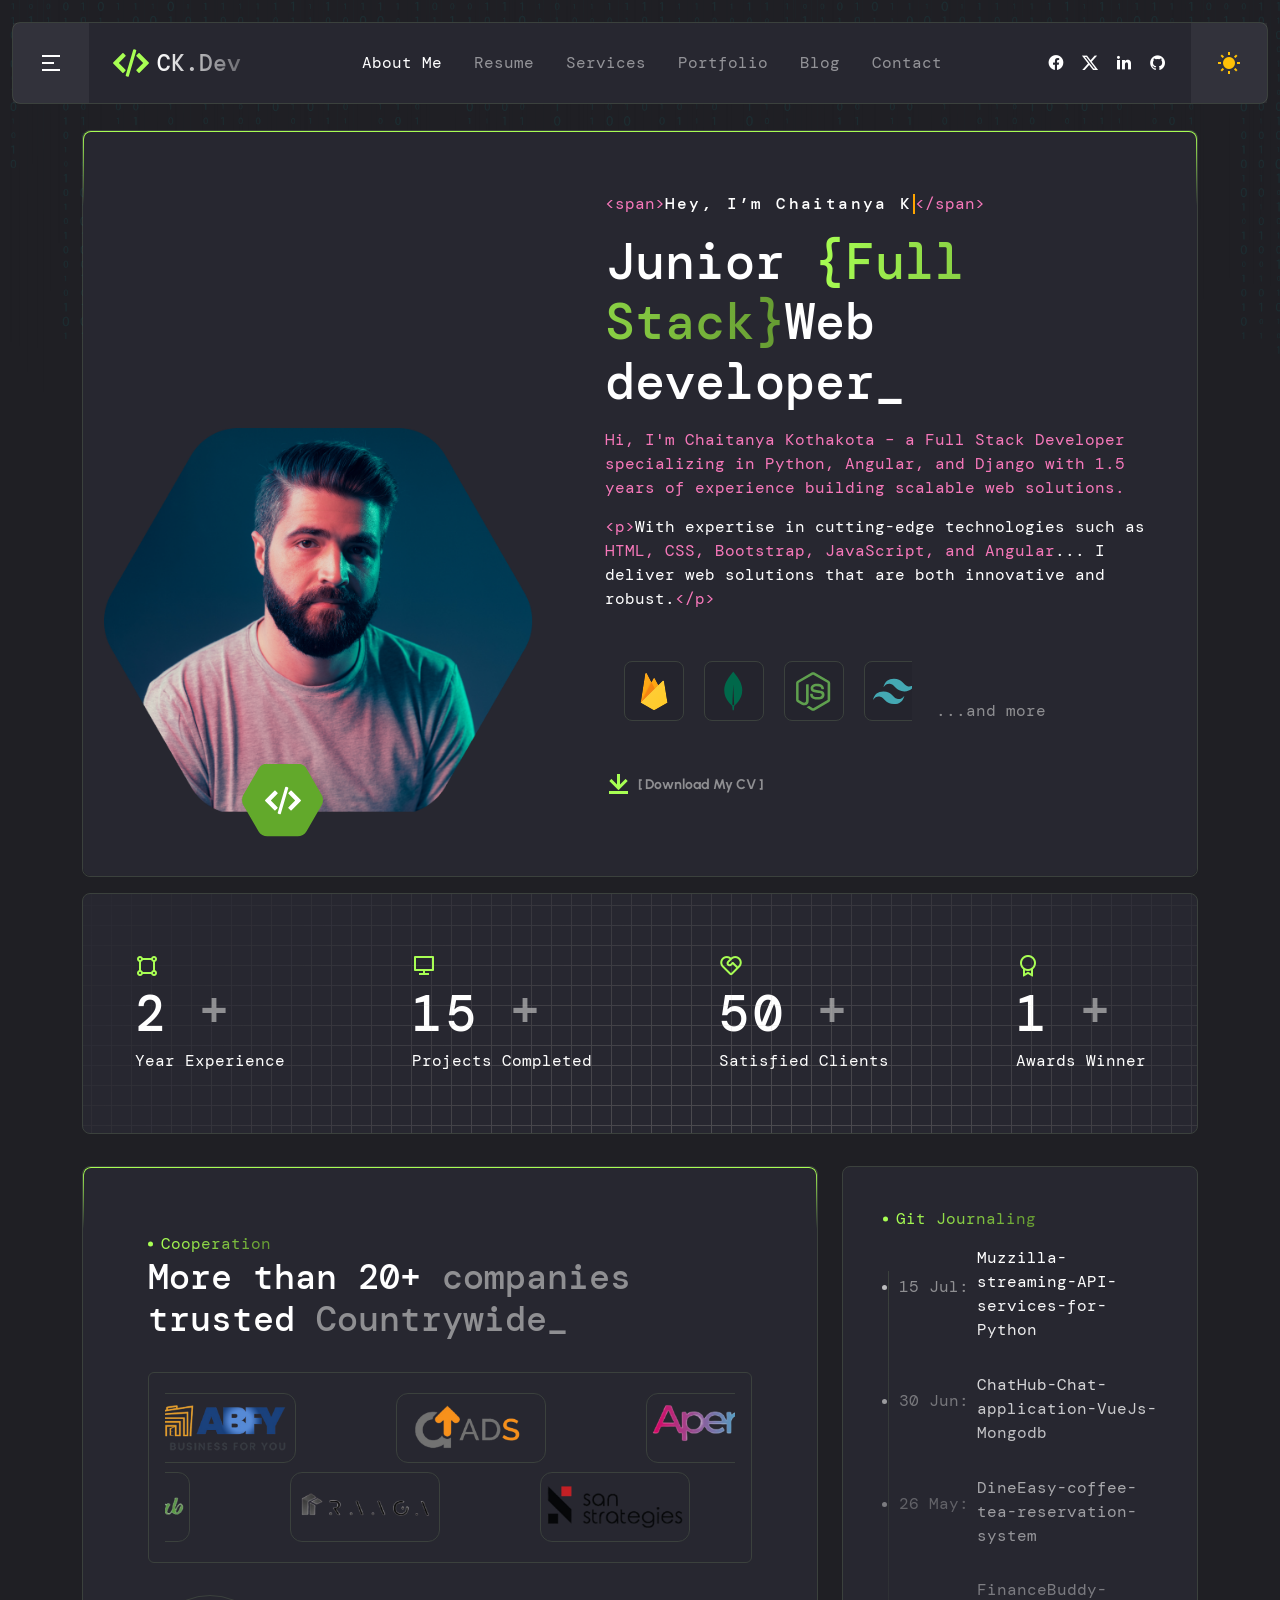
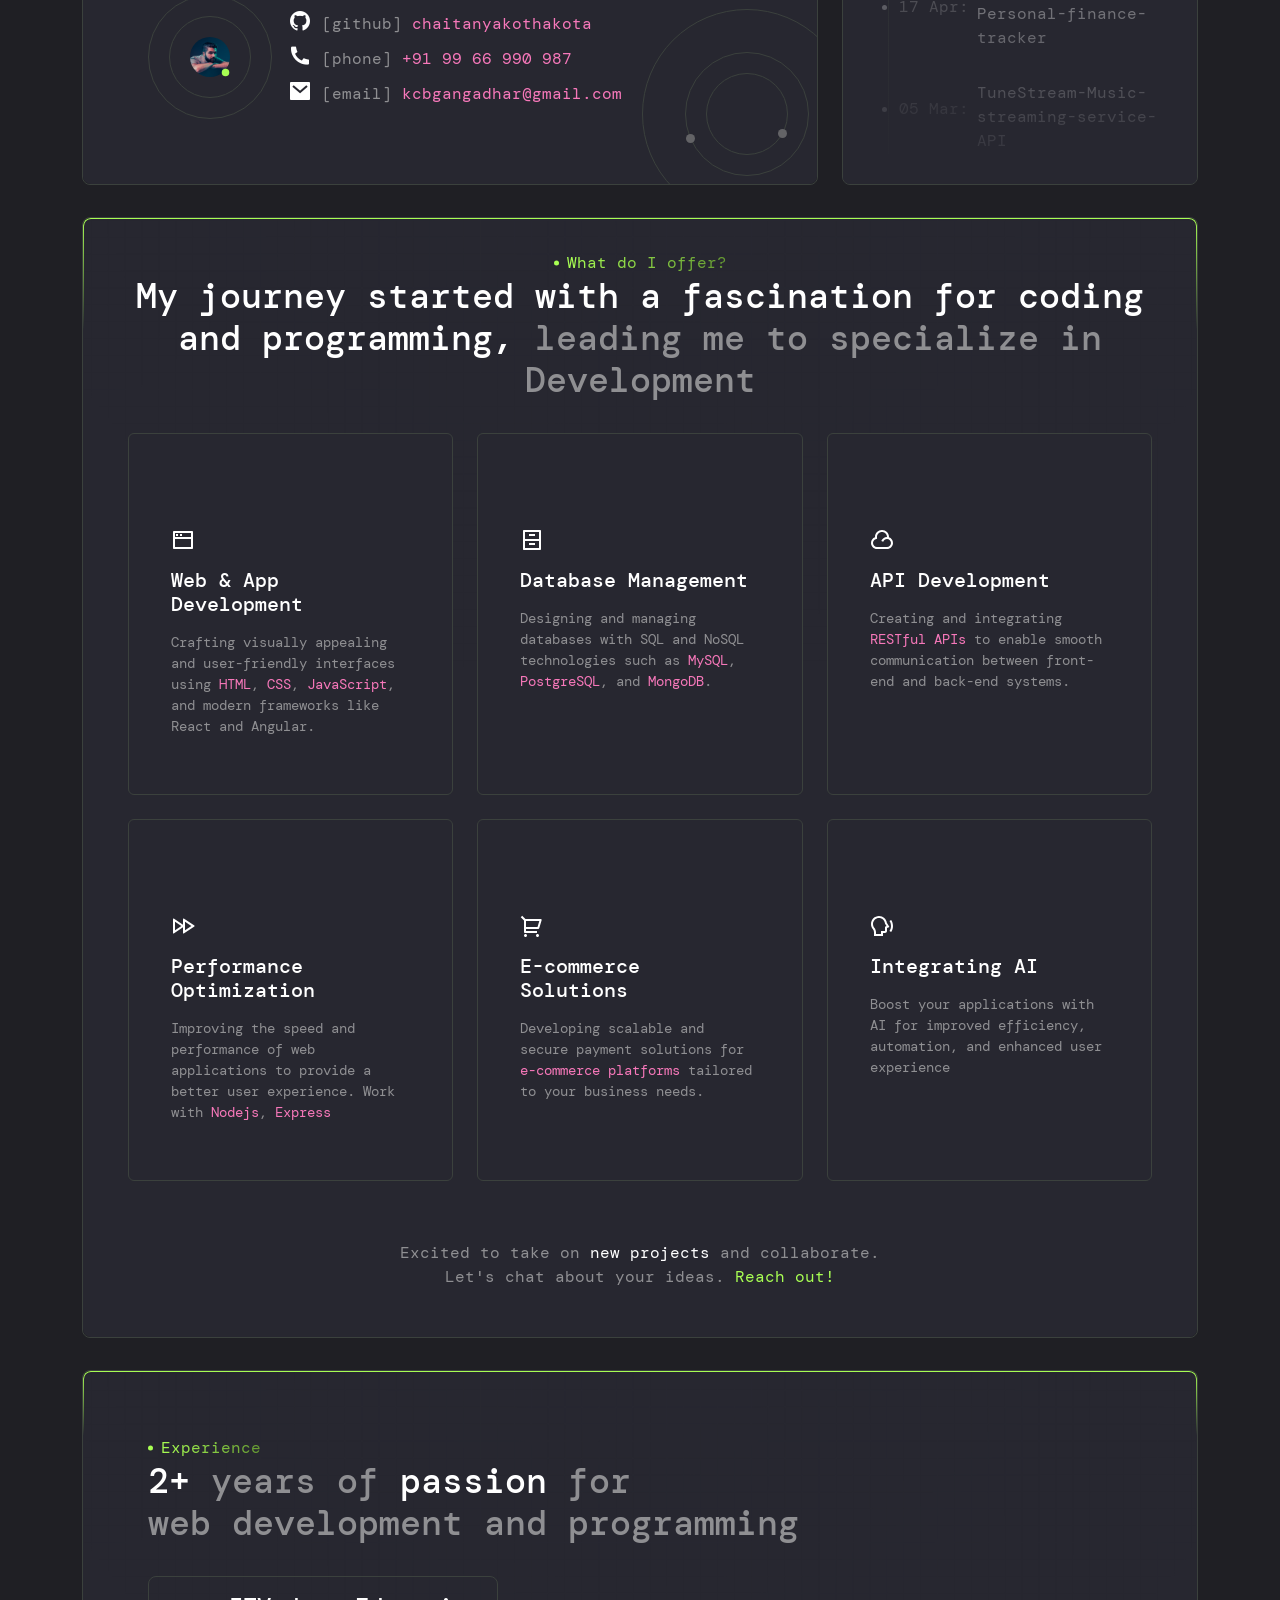
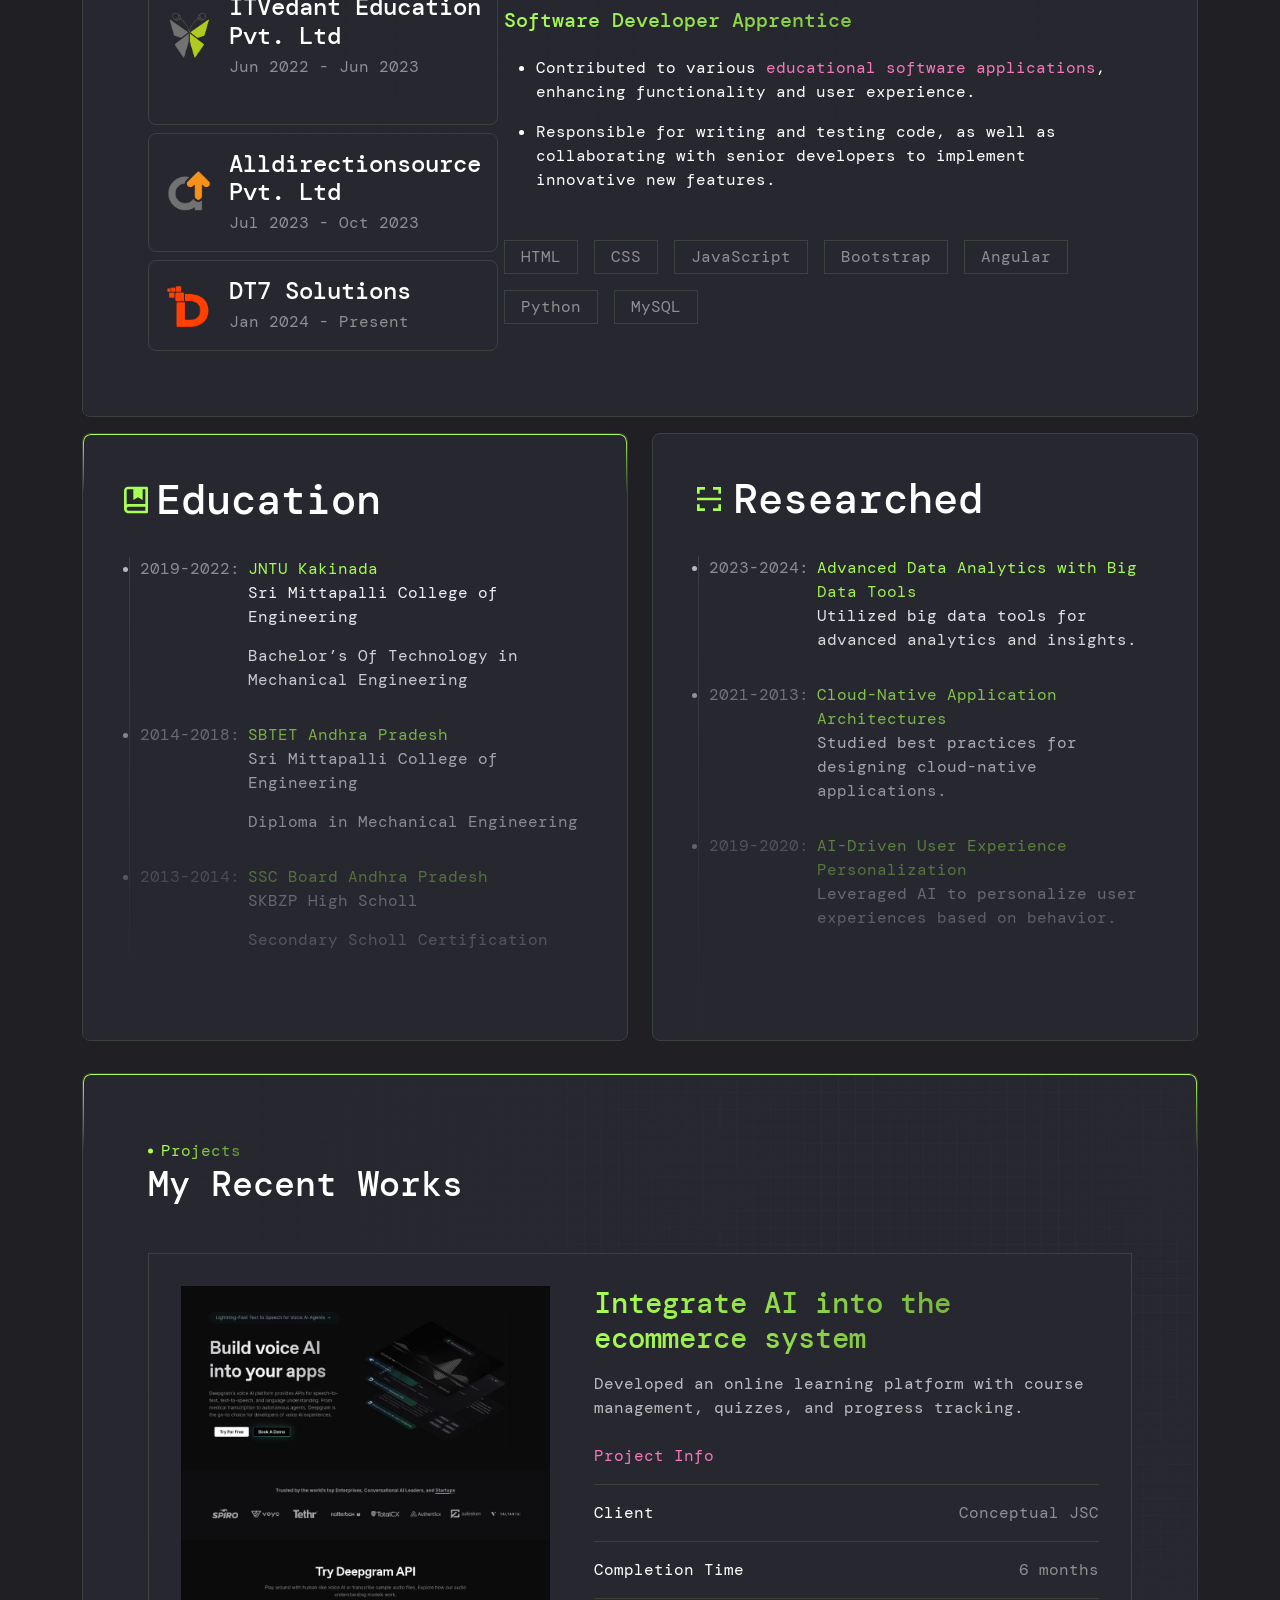
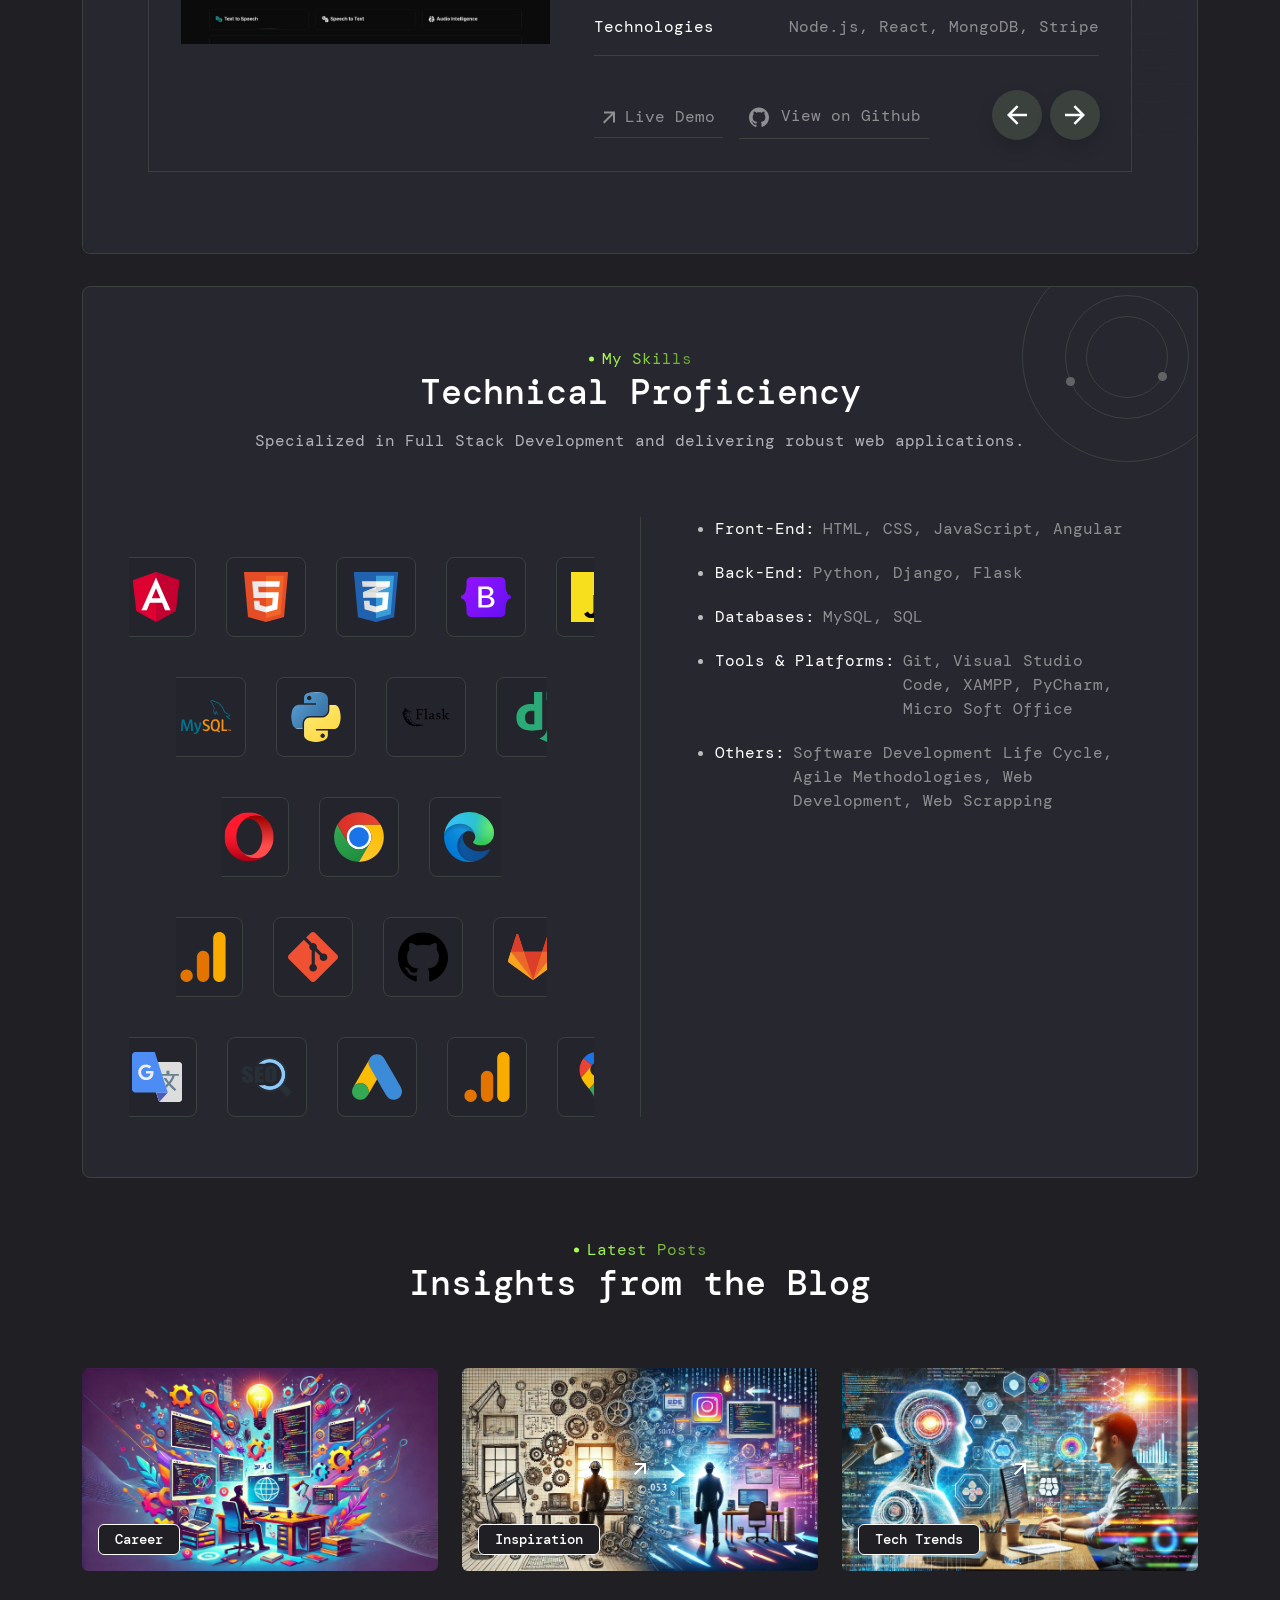
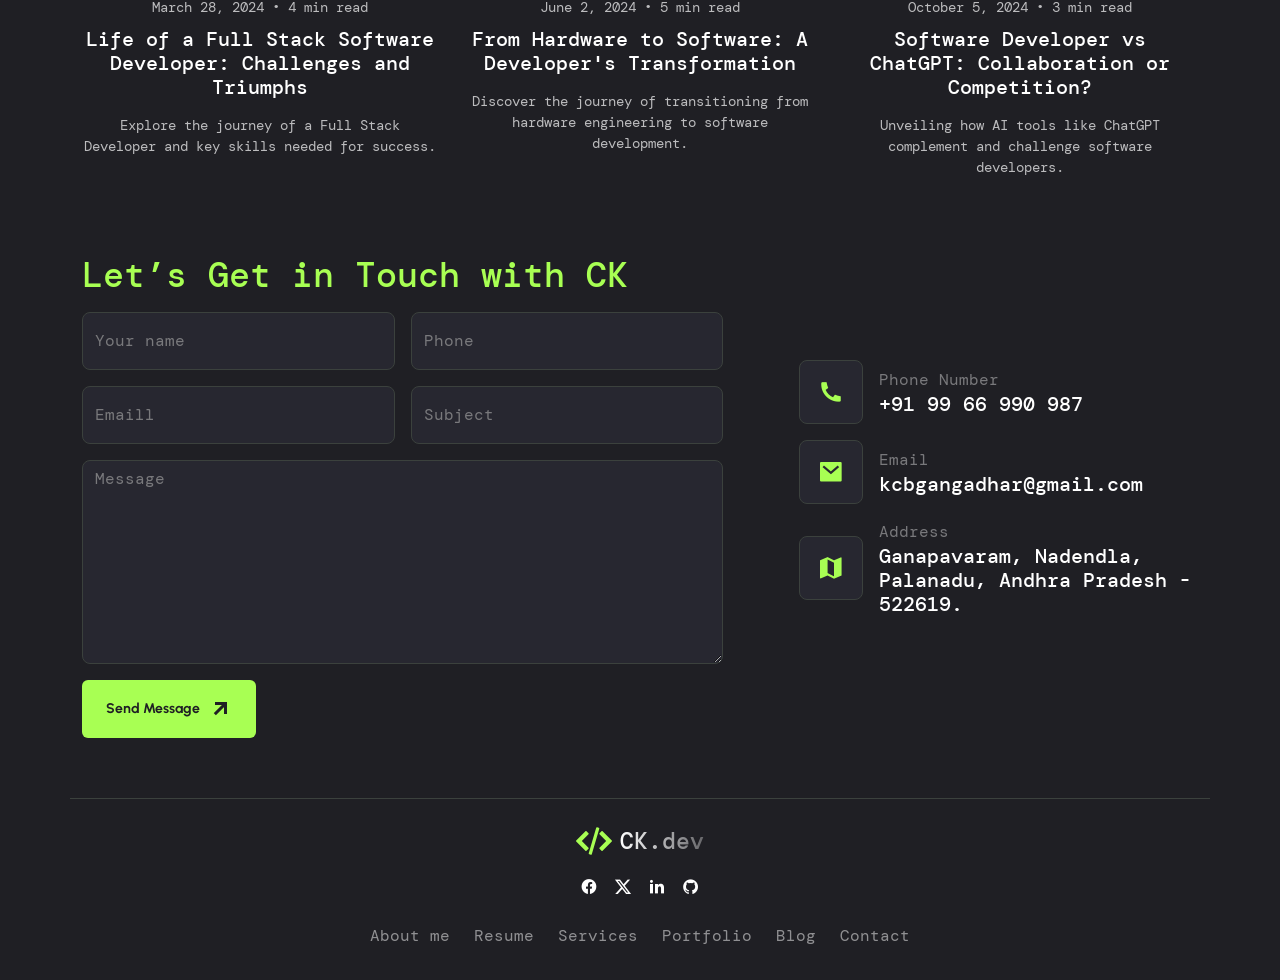
<file: index.html>
<!DOCTYPE html>
<html lang="en" data-bs-theme="dark">

<head>
    <meta charset="UTF-8" />
    <meta name="viewport" content="width=device-width, initial-scale=1.0" />
    <meta http-equiv="x-ua-compatible" content="ie=edge" />
    <title>Chaitanya Kothakota | Full Stack Developer | Python Expert Portfolio</title>
    <meta name="description" content="Explore the portfolio of Chaitanya Kothakota, a Full Stack Developer with 1.5 years of experience in Python, Angular, Django, and modern web development. Connect to discuss innovative solutions.">
    <meta name="keywords" content="Chaitanya Kothakota, CK, Full Stack Developer, Python Developer, Portfolio, Full Stack Development, Angular, Django, Web Developer, 1.5 years experience, Developer Portfolio">
    <meta name="robots" content="noindex, follow">
    
    <script src="assets/js/vendors/color-modes.js"></script>
    <!-- Favicon icon-->
    <link rel="shortcut icon" type="image/x-icon" href="assets/imgs/template/favicon-gradient.svg" />
    <!-- Libs CSS -->
    <link rel="stylesheet" href="assets/css/vendors/bootstrap.min.css" />
    <link rel="stylesheet" href="assets/css/vendors/swiper-bundle.min.css" />
    <link rel="stylesheet" href="assets/css/vendors/aos.css" />
    <link rel="stylesheet" href="assets/css/vendors/odometer.css" />
    <link rel="stylesheet" href="assets/css/vendors/carouselTicker.css" />
    <link rel="stylesheet" href="assets/css/vendors/magnific-popup.css" />
    <link rel="stylesheet" href="assets/fonts/remixicon/remixicon.css" />
    <link rel="stylesheet" href="assets/fonts/satoshi/satoshi.css" />
    <!-- Fonts -->
    <link rel="preconnect" href="https://fonts.googleapis.com" />
    <link rel="preconnect" href="https://fonts.gstatic.com" crossorigin />
    <link
        href="https://fonts.googleapis.com/css2?family=DM+Mono:wght@300;400;500&family=Playfair+Display:wght@400..900&family=Urbanist:wght@100..900&display=swap"
        rel="stylesheet" />
    <!-- Main CSS -->
    <link rel="stylesheet" href="assets/css/main.css" />
</head>

<body class="home-page-2">

    <!--Preloader Start -->
    <div id="preloader">
        <div class="loader-cover">
            <div class="loader-container">
                <div class="loader-icon-2"></div>
            </div>
        </div>
    </div>
    <!--Preloader End -->

    <!-- Header Start-->
    <header>
        <div class="container-fluid position-relative">
            <div class="position-relative">
                <nav class="navbar navbar-expand-lg navbar-home-2 flex-nowrap z-999 p-0 border border-1 rounded-3">
                    <a href="#"
                        class="navbar-menu p-4 text-center square-100 menu-tigger icon_80 icon-shape d-none d-md-flex"
                        data-bs-target=".offCanvas__info" aria-controls="offCanvas__info">
                        <i class="ri-menu-2-line"></i>
                    </a>
                    <div class="container py-3 px-4">
                        <a class="navbar-brand d-flex main-logo align-items-center" href="./">
                            <img src="assets/imgs/home-page-2/template/favicon.svg" alt="CK" />
                            <span class="fs-4 ms-2">CK.Dev</span>
                        </a>
                        <div class="d-none d-lg-flex">
                            <div class="collapse navbar-collapse" id="navbarSupportedContent">
                                <ul class="navbar-nav me-auto mb-2 mb-lg-0">
                                    <li class="nav-item"><a class="nav-link active" href="#about">About Me</a></li>
                                    <li class="nav-item"><a class="nav-link" href="#resume">Resume</a></li>
                                    <li class="nav-item"><a class="nav-link" href="#services">Services</a></li>
                                    <li class="nav-item"><a class="nav-link" href="#portfolio">Portfolio</a></li>
                                    <li class="nav-item"><a class="nav-link" href="#blog">Blog</a></li>
                                    <li class="nav-item"><a class="nav-link" href="#contact">Contact</a></li>
                                </ul>
                            </div>
                        </div>
                        <div class="navbar-social d-flex align-items-center pe-5 pe-lg-0 me-5 me-lg-0">
                            <div class="d-md-flex d-none gap-3">
                                <a href="http://facebook.com"><i class="ri-facebook-circle-fill fs-18"></i></a>
                                <a href="http://twitter.com"><i class="ri-twitter-x-fill fs-18"></i></a>
                                <a href="http://linkedin.com"><i class="ri-linkedin-fill fs-18"></i></a>
                                <a href="http://github.com"><i class="ri-github-fill fs-18"></i></a>
                            </div>
                            <div class="burger-icon burger-icon-white border rounded-3">
                                <span class="burger-icon-top"></span>
                                <span class="burger-icon-mid"></span>
                                <span class="burger-icon-bottom"></span>
                            </div>
                        </div>
                    </div>
                    <div
                        class="dark-light-switcher pe-10 pe-lg-0 pe-0 ps-md-5 ps-0 ps-lg-4 pe-lg-4 d-flex justify-content-center align-items-center icon_80 @@classList">
                        <i class="ri-sun-fill text-warning"></i>
                        <i class="ri-contrast-2-line text-white"></i>
                    </div>
                </nav>
            </div>
            <!-- offCanvas-menu -->
            <div class="offCanvas__info style-2">
                <div class="offCanvas__close-icon menu-close">
                    <button><i class="ri-close-line"></i></button>
                </div>
                <div class="offCanvas__logo mb-5">
                    <h3 class="mb-0">Get in touch</h3>
                </div>
                <div class="offCanvas__side-info mb-30">
                    <div class="contact-list mb-30">
                        <p class="fs-6 fw-medium text-200 mb-5">
                            I'm always excited to take on new projects and collaborate with
                            innovative minds.
                        </p>
                        <div class="mb-3">
                            <span class="text-400 fs-5">Phone Number</span>
                            <p class="mb-0">+91 99 66 990 987</p>
                        </div>
                        <div class="mb-3">
                            <span class="text-400 fs-5">Email</span>
                            <p class="mb-0">kcbgangadhar@gmail.com</p>
                        </div>
                        <div class="mb-3">
                            <span class="text-400 fs-5">Address</span>
                            <p class="mb-0">
                                Ganapavaram, Nadendla, Palanadu, Andhra Pradesh - 522619.
                            </p>
                        </div>
                    </div>

                    <div class="contact-list">
                        <p class="text-400 fs-5 mb-2">Social</p>
                        <div class="d-md-flex d-none gap-3">
                            <a href="http://facebook.com"><i class="ri-facebook-circle-fill fs-18"></i></a>
                            <a href="http://twitter.com"><i class="ri-twitter-x-fill fs-18"></i></a>
                            <a href="http://linkedin.com"><i class="ri-linkedin-fill fs-18"></i></a>
                            <a href="http://github.com"><i class="ri-github-fill fs-18"></i></a>
                        </div>
                    </div>
                </div>
            </div>
            <div class="offCanvas__overly"></div>
            <div class="mobile-header-active mobile-header-wrapper-style perfect-scrollbar button-bg-2">
                <div class="mobile-header-wrapper-inner">
                    <div class="mobile-header-logo">
                        <a class="d-flex main-logo align-items-center d-inline-flex" href="./">
                            <img src="assets/imgs/footer-1/logo.svg" alt="zelio" />
                            <span class="fs-4 ms-2 text-dark">CK</span>
                        </a>
                        <div class="burger-icon burger-icon-white border rounded-3">
                            <span class="burger-icon-top"></span>
                            <span class="burger-icon-mid"></span>
                            <span class="burger-icon-bottom"></span>
                        </div>
                    </div>
                    <div class="mobile-header-content-area">
                        <div class="perfect-scroll">
                            <div class="mobile-menu-wrap mobile-header-border">
                                <nav>
                                    <ul class="mobile-menu font-heading ps-0">
                                        <li class="nav-item"><a class="nav-link active" href="./">Home</a></li>
                                        <li class="nav-item"><a class="nav-link" href="./services.html">Services</a></li>
                                        <li class="nav-item"><a class="nav-link" href="./work.html">Portfolio</a></li>
                                        <li class="nav-item"><a class="nav-link" href="./pricing.html">Pricing</a></li>
                                        <li class="nav-item"><a class="nav-link" href="./blog-list.html">Blog</a></li>
                                        <li class="nav-item"><a class="nav-link" href="./#contact">Contact</a></li>
                                    </ul>
                                </nav>
                            </div>
                        </div>
                    </div>
                </div>
            </div>
        </div>
    </header>
    <!-- Header End -->

    <!-- Main Page Start -->
    <main>
        <!--Home-->
        <section id="about" class="section-hero-2 position-relative pt-130 pb-3">
            <div class="container hero-2">
                <div class="border border-1 rounded-3">
                    <div class="box-linear-animation position-relative z-1">
                        <div class="row align-items-end py-60">
                            <div class="col-lg-5 ps-lg-5 text-lg-start text-center">
                                <div class="position-relative mb-lg-0 mb-5">
                                    <img src="assets/imgs/home-page-2/hero-1/people.png" alt="zelio" />
                                    <div class="position-absolute end-0 top-100 translate-middle-y icon-decorate">
                                        <img src="assets/imgs/home-page-2/hero-1/icon.svg" alt="zelio" />
                                    </div>
                                </div>
                            </div>
                            <div class="col-lg-6 mx-lg-auto col-md-12">
                                <div class="p-lg-0 p-md-8 p-3">
                                    <div class="text-secondary-2 d-flex align-items-center">
                                        &lt;span&gt;
                                        <div class="text-dark">
                                            <div class="typewriter">
                                                <h1 class="fs-6 fw-medium">Hey, I’m Chaitanya K</h1>
                                            </div>
                                        </div>
                                        &lt;/span&gt;
                                    </div>
                                    <h1 class="fs-50 my-3">
                                        Junior <span class="text-linear-4">{Full Stack}</span>Web developer<span class="flicker">_</span>
                                    </h1>
                                    <p class="md-6 text-secondary-2">
                                        Hi, I'm Chaitanya Kothakota – a Full Stack Developer specializing in Python, Angular, and Django with 1.5 years of experience building scalable web solutions.
                                    </p>
                                    <p class="mb-6 text-secondary-2">
                                        &lt;p&gt;<span class="text-dark">With expertise in cutting-edge technologies such as</span>
                                        <span class="text-secondary-2">HTML</span>,
                                        <span class="text-secondary-2">CSS</span>,
                                        <span class="text-secondary-2">Bootstrap</span>,
                                        <span class="text-secondary-2">JavaScript</span>, and
                                        <span class="text-secondary-2">Angular</span><span class="text-dark">... I deliver web solutions that are both innovative and robust.</span>&lt;/p&gt;
                                    </p>
                                    <div class="row">
                                        <div class="col-7">
                                            <!-- Carausel Scroll -->
                                            <div
                                                class="carouselTicker carouselTicker-left position-relative z-1 mt-lg-0 mt-8">
                                                <ul class="carouselTicker__list">
                                                    <li class="carouselTicker__item">
                                                        <a href="#" class="brand-logo icon_60 icon-shape rounded-3">
                                                            <img src="assets/imgs/home-page-2/hero-1/icon-1.svg" alt="brand" />
                                                        </a>
                                                    </li>
                                                    <li class="carouselTicker__item">
                                                        <a href="#" class="brand-logo icon_60 icon-shape rounded-3">
                                                            <img src="assets/imgs/home-page-2/hero-1/icon-2.svg" alt="brand" />
                                                        </a>
                                                    </li>
                                                    <li class="carouselTicker__item">
                                                        <a href="#" class="brand-logo icon_60 icon-shape rounded-3">
                                                            <img src="assets/imgs/home-page-2/hero-1/icon-3.svg" alt="brand" />
                                                        </a>
                                                    </li>
                                                    <li class="carouselTicker__item">
                                                        <a href="#" class="brand-logo icon_60 icon-shape rounded-3">
                                                            <img src="assets/imgs/home-page-2/hero-1/icon-4.svg" alt="brand" />
                                                        </a>
                                                    </li>
                                                    <li class="carouselTicker__item">
                                                        <a href="#" class="brand-logo icon_60 icon-shape rounded-3">
                                                            <img src="assets/imgs/home-page-2/hero-1/icon-5.svg" alt="brand" />
                                                        </a>
                                                    </li>
                                                </ul>
                                            </div>
                                        </div>
                                        <div class="col-5 d-flex align-items-end">
                                            <span class="fs-6 text-300 mb-2">...and more</span>
                                        </div>
                                    </div>
                                    <a href="https://chaitanyakothakota.github.io/Resume" class="btn me-2 text-300 ps-0 mt-4" target="_blank">
                                        <i class="ri-download-line text-primary-2"></i> [ Download My CV ]
                                    </a>
                                </div>
                            </div>
                        </div>
                    </div>
                </div>
            </div>
            <div class="background position-absolute top-0 start-0 w-100 h-100">
                <img class="bg-w" src="assets/imgs/home-page-2/hero-1/bg.png" alt="zelio" />
                <img class="bg-d" src="assets/imgs/home-page-2/hero-1/bg-dark.png" alt="zelio" />
            </div>
        </section>

        <!--Static-->
        <div class="section-static-1 z-0">
            <div class="container position-relative z-1">
                <div class="bg-3 py-60 border border-1 rounded-3 position-relative overflow-hidden">
                    <div class="inner">
                        <div class="row align-items-center justify-content-lg-around justify-content-center">
                            <div class="col-lg-auto col-md-6 text-center text-lg-start">
                                <div class="counter-item-cover counter-item">
                                    <div class="content mx-auto">
                                        <i class="ri-shape-line text-primary-2"></i>
                                        <h2 class="text-300 my-0 fs-50">
                                            <span class="odometer text-dark fw-medium" data-count="2"></span>
                                            <span class="fs-50 text-300 mb-0">+</span>
                                        </h2>
                                        <p class="fs-6 mb-0 text-dark">Year Experience</p>
                                    </div>
                                </div>
                            </div>
                            <div class="col-lg-auto col-md-6 text-center text-lg-start">
                                <div class="counter-item-cover counter-item">
                                    <div class="content mx-auto">
                                        <i class="ri-computer-line text-primary-2"></i>
                                        <h2 class="text-300 my-0 fs-50">
                                            <span class="odometer text-dark fw-medium" data-count="15"></span>
                                            <span class="fs-50 text-300 mb-0">+</span>
                                        </h2>
                                        <p class="fs-6 mb-0 text-dark">Projects Completed</p>
                                    </div>
                                </div>
                            </div>
                            <div class="col-lg-auto col-md-6 text-center text-lg-start">
                                <div class="counter-item-cover counter-item">
                                    <div class="content mx-auto">
                                        <i class="ri-service-line text-primary-2"></i>
                                        <h2 class="text-300 my-0 fs-50">
                                            <span class="odometer text-dark fw-medium" data-count="50"></span>
                                            <span class="fs-50 text-300 mb-0">+</span>
                                        </h2>
                                        <p class="fs-6 mb-0 text-dark">Satisfied Clients</p>
                                    </div>
                                </div>
                            </div>
                            <div class="col-lg-auto col-md-6 text-center text-lg-start">
                                <div class="counter-item-cover counter-item">
                                    <div class="content mx-auto">
                                        <i class="ri-award-line text-primary-2"></i>
                                        <h2 class="text-300 my-0 fs-50">
                                            <span class="odometer text-dark fw-medium" data-count="1"></span>
                                            <span class="fs-50 text-300 mb-0">+</span>
                                        </h2>
                                        <p class="fs-6 mb-0 text-dark">Awards Winner</p>
                                    </div>
                                </div>
                            </div>
                        </div>
                    </div>
                    <div class="background position-absolute top-0 start-0 w-100 h-100 filter-invert"
                        data-background="assets/imgs/home-page-2/static/bg.png"></div>
                </div>
            </div>
        </div>

        <!-- coporation -->
        <section class="section-coporation">
            <div class="container pt-5">
                <div class="row">
                    <div class="col-lg-8">
                        <div class="rounded-3 border border-1 position-relative overflow-hidden">
                            <div class="box-linear-animation">
                                <div class="p-lg-8 p-md-6 p-3">
                                    <div class="d-flex align-items-center">
                                        <svg class="text-primary-2 me-2" xmlns="http://www.w3.org/2000/svg" width="5" height="6" viewBox="0 0 5 6" fill="none">
                                            <circle cx="2.5" cy="3" r="2.5" fill="#A8FF53" />
                                        </svg>
                                        <span class="text-linear-4 d-flex align-items-center">
                                            Cooperation
                                        </span>
                                    </div>
                                    <h3 class="fw-medium">
                                        More than 20+
                                        <span class="text-300">companies <br /></span> trusted
                                        <span class="text-300">Countrywide_</span>
                                    </h3>
                                    <div class="my-5 border border-1 rounded-2 p-3">
                                        <!-- Carausel Scroll -->
                                        <div class="carouselTicker carouselTicker-left position-relative z-1">
                                            <ul class="carouselTicker__list m-1 cooperation-icon">
                                                <li class="carouselTicker__item"><img src="assets/imgs/coporation/abfy.png" alt="Work-icon" /></li>
                                                <li class="carouselTicker__item"><img src="assets/imgs/coporation/ads.png" alt="Work-icon" /></li>
                                                <li class="carouselTicker__item"><img src="assets/imgs/coporation/apertur-art.png" alt="Work-icon" /></li>
                                                <li class="carouselTicker__item"><img src="assets/imgs/coporation/costal-peb.png" alt="Work-icon" /></li>
                                                <li class="carouselTicker__item"><img src="assets/imgs/coporation/cre-audit.png" alt="Work-icon" /></li>
                                                <li class="carouselTicker__item"><img src="assets/imgs/coporation/data-mug.png" alt="Work-icon" /></li>
                                                <li class="carouselTicker__item"><img src="assets/imgs/coporation/drvarun.png" alt="Work-icon" /></li>
                                                <li class="carouselTicker__item"><img src="assets/imgs/coporation/dt7-agency.png" alt="Work-icon" /></li>
                                                <li class="carouselTicker__item"><img src="assets/imgs/coporation/dt7-solutions.png" alt="Work-icon" /></li>
                                                <li class="carouselTicker__item"><img src="assets/imgs/coporation/durga-ghee.png" alt="Work-icon" /></li>
                                                <li class="carouselTicker__item"><img src="assets/imgs/coporation/gcs-overseas.png" alt="Work-icon" /></li>
                                                <li class="carouselTicker__item"><img src="assets/imgs/coporation/it-vedant.png" alt="Work-icon" /></li>
                                                <li class="carouselTicker__item"><img src="assets/imgs/coporation/magsmen.png" alt="Work-icon" /></li>
                                                <li class="carouselTicker__item"><img src="assets/imgs/coporation/mettuinfra.png" alt="Work-icon" /></li>
                                                <li class="carouselTicker__item"><img src="assets/imgs/coporation/moonart.png" alt="Work-icon" /></li>
                                            </ul>
                                        </div>
                                        <div class="carouselTicker carouselTicker-right position-relative z-1">
                                            <ul class="carouselTicker__list m-1 cooperation-icon">
                                                <li class="carouselTicker__item"><img src="assets/imgs/coporation/raaga.png" alt="Work-icon" /></li>
                                                <li class="carouselTicker__item"><img src="assets/imgs/coporation/san-strategies.png" alt="Work-icon" /></li>
                                                <li class="carouselTicker__item"><img src="assets/imgs/coporation/sekhar-speaks.png" alt="Work-icon" /></li>
                                                <li class="carouselTicker__item"><img src="assets/imgs/coporation/seshaiah-hospital.png" alt="Work-icon" /></li>
                                                <li class="carouselTicker__item"><img src="assets/imgs/coporation/seshaiah-trust.png" alt="Work-icon" /></li>
                                                <li class="carouselTicker__item"><img src="assets/imgs/coporation/shree-conventions.png" alt="Work-icon" /></li>
                                                <li class="carouselTicker__item"><img src="assets/imgs/coporation/siva-constructions.png" alt="Work-icon" /></li>
                                                <li class="carouselTicker__item"><img src="assets/imgs/coporation/srigorantla-hospital.png" alt="Work-icon" /></li>
                                                <li class="carouselTicker__item"><img src="assets/imgs/coporation/stonehenge-granites.png" alt="Work-icon" /></li>
                                                <li class="carouselTicker__item"><img src="assets/imgs/coporation/stonesquare-infra.png" alt="Work-icon" /></li>
                                                <li class="carouselTicker__item"><img src="assets/imgs/coporation/suma-filmy-arts.png" alt="Work-icon" /></li>
                                                <li class="carouselTicker__item"><img src="assets/imgs/coporation/tdh-foundation.png" alt="Work-icon" /></li>
                                                <li class="carouselTicker__item"><img src="assets/imgs/coporation/tdh-group.png" alt="Work-icon" /></li>
                                                <li class="carouselTicker__item"><img src="assets/imgs/coporation/vsb-group.png" alt="Work-icon" /></li>
                                                <li class="carouselTicker__item"><img src="assets/imgs/coporation/windoorfab.png" alt="Work-icon" /></li>
                                            </ul>
                                        </div>
                                    </div>
                                    <div class="d-flex flex-column flex-md-row align-items-center gap-3">
                                        <div class="">
                                            <div class="circle-1 position-relative z-0">
                                                <div
                                                    class="circle-2 position-absolute top-50 start-50 translate-middle z-1">
                                                    <div class="position-absolute top-50 start-50 translate-middle z-2">
                                                        <img class="w-100 h-100 rounded-circle"
                                                            src="assets/imgs/coporation/avatar.png" alt="zelio" />
                                                        <svg class="text-primary-2 position-absolute bottom-0 end-0"
                                                            xmlns="http://www.w3.org/2000/svg" width="9" height="9"
                                                            viewBox="0 0 5 6" fill="none">
                                                            <circle cx="2.5" cy="3" r="2.5" fill="#A8FF53" />
                                                        </svg>
                                                    </div>
                                                </div>
                                            </div>
                                        </div>
                                        <div class="d-flex flex-column gap-2">
                                            <a href="https://github.com/chaitanyakothakota">
                                                <i class="ri-github-fill"></i>
                                                <span class="text-300">[github]
                                                    <span class="text-secondary-2">chaitanyakothakota</span></span>
                                            </a>
                                            <a href="tel:+91 9966990987">
                                                <i class="ri-phone-fill"></i>
                                                <span class="text-300">[phone]
                                                    <span class="text-secondary-2">+91 99 66 990 987</span></span>
                                            </a>
                                            <a href="mailto:kcbgangadhar@gmail.com">
                                                <i class="ri-mail-fill"></i>
                                                <span class="text-300">[email]
                                                    <span class="text-secondary-2">kcbgangadhar@gmail.com</span></span>
                                            </a>
                                        </div>
                                    </div>
                                </div>
                                <div class="position-absolute d-none d-md-block decorate">
                                    <div class="rotateme">
                                        <div class="circle-1-1"></div>
                                        <div class="circle-1-2 position-absolute top-50 start-50 translate-middle">
                                            <svg class="mb-5 position-absolute bottom-0 start-0"
                                                xmlns="http://www.w3.org/2000/svg" width="9" height="9"
                                                viewBox="0 0 9 9" fill="none">
                                                <circle cx="4.5" cy="4.5" r="4.5" fill="#636366" />
                                            </svg>
                                        </div>
                                        <div class="circle-1-3 position-absolute top-50 start-50 translate-middle">
                                            <svg class="mb-3 position-absolute bottom-0 end-0"
                                                xmlns="http://www.w3.org/2000/svg" width="9" height="9"
                                                viewBox="0 0 9 9" fill="none">
                                                <circle cx="4.5" cy="4.5" r="4.5" fill="#636366" />
                                            </svg>
                                        </div>
                                    </div>
                                </div>
                            </div>
                        </div>
                    </div>
                    <div class="col-lg-4 pt-lg-0 pt-5">
                        <div class="bg-3 rounded-3 border border-1 p-md-6 p-3 position-relative h-100 overflow-hidden">
                            <div class="d-flex align-items-center">
                                <svg class="text-primary-2 me-2" xmlns="http://www.w3.org/2000/svg" width="5" height="6"
                                    viewBox="0 0 5 6" fill="none">
                                    <circle cx="2.5" cy="3" r="2.5" fill="#A8FF53" />
                                </svg>
                                <span class="text-linear-4 d-flex align-items-center">
                                    Git Journaling
                                </span>
                            </div>
                            <div class="h-100 position-relative">
                                <ul class="ps-3 d-flex flex-column justify-content-around h-100 position-relative">
                                    <li class="position-relative z-1">
                                        <div class="d-flex align-items-center gap-2">
                                            <p class="text-300 text-nowrap">15 Jul:</p>
                                            <span class="text-dark">Muzzilla-streaming-API-services-for-Python</span>
                                        </div>
                                    </li>
                                    <li class="position-relative z-1">
                                        <div class="d-flex align-items-center gap-2">
                                            <p class="text-300 text-nowrap">30 Jun:</p>
                                            <span class="text-dark">ChatHub-Chat-application-VueJs-Mongodb</span>
                                        </div>
                                    </li>
                                    <li class="position-relative z-1">
                                        <div class="d-flex align-items-center gap-2">
                                            <p class="text-300 text-nowrap">26 May:</p>
                                            <span class="text-dark">DineEasy-coffee-tea-reservation-system</span>
                                        </div>
                                    </li>
                                    <li class="position-relative z-1">
                                        <div class="d-flex align-items-center gap-2">
                                            <p class="text-300 text-nowrap">17 Apr:</p>
                                            <span class="text-dark">FinanceBuddy-Personal-finance-tracker</span>
                                        </div>
                                    </li>
                                    <li class="position-relative z-1">
                                        <div class="d-flex align-items-center gap-2">
                                            <p class="text-300 text-nowrap">05 Mar:</p>
                                            <span class="text-dark">TuneStream-Music-streaming-service-API</span>
                                        </div>
                                    </li>
                                </ul>
                                <div class="line-left position-absolute border-start z-0"></div>
                            </div>
                            <div class="bg-overlay position-absolute bottom-0 start-0 z-1"></div>
                        </div>
                    </div>
                </div>
            </div>
        </section>

        <!-- services-->
        <section id="services" class="section-service-2 pt-5">
            <div class="container">
                <div class="rounded-3 border border-1 position-relative overflow-hidden">
                    <div class="box-linear-animation position-relative z-1 p-lg-5 p-1 p-md-4">
                        <div class="position-relative z-1">
                            <div class="text-center">
                                <div class="d-flex align-items-center justify-content-center">
                                    <svg class="text-primary-2 me-2" xmlns="http://www.w3.org/2000/svg" width="5"
                                        height="6" viewBox="0 0 5 6" fill="none">
                                        <circle cx="2.5" cy="3" r="2.5" fill="#A8FF53" />
                                    </svg>
                                    <span class="text-linear-4 d-flex align-items-center">
                                        What do I offer?
                                    </span>
                                </div>
                                <h3>
                                    My journey started with a fascination for coding and programming,
                                    <span class="text-300">
                                        leading me to specialize in Development
                                    </span>
                                </h3>
                            </div>
                            <div class="container mt-5">
                                <div class="row g-4">
                                    <div class="col-lg-4 col-md-6">
                                        <div class="card-servies-2 rounded-2 h-100 hover-up">
                                            <svg xmlns="http://www.w3.org/2000/svg" width="24" height="24"
                                                viewBox="0 0 24 24" fill="none">
                                                <path
                                                    d="M21 3C21.5523 3 22 3.44772 22 4V20C22 20.5523 21.5523 21 21 21H3C2.44772 21 2 20.5523 2 20V4C2 3.44772 2.44772 3 3 3H21ZM20 11H4V19H20V11ZM20 5H4V9H20V5ZM11 6V8H9V6H11ZM7 6V8H5V6H7Z"
                                                    fill="#1F1F24" />
                                            </svg>
                                            <h6 class="my-3 fw-medium">Web & App Development</h6>
                                            <p class="fs-7 text-300 fw-regular">
                                                Crafting visually appealing and user-friendly
                                                interfaces using
                                                <span class="text-secondary-2">HTML</span>,
                                                <span class="text-secondary-2">CSS</span>,
                                                <span class="text-secondary-2">JavaScript</span>, and
                                                modern frameworks like React and Angular.
                                            </p>
                                        </div>
                                    </div>
                                    <div class="col-lg-4 col-md-6">
                                        <div class="card-servies-2 rounded-2 h-100 hover-up">
                                            <svg xmlns="http://www.w3.org/2000/svg" width="24" height="24"
                                                viewBox="0 0 24 24" fill="none">
                                                <path
                                                    d="M3 2.9918C3 2.44405 3.44495 2 3.9934 2H20.0066C20.5552 2 21 2.45531 21 2.9918V21.0082C21 21.556 20.5551 22 20.0066 22H3.9934C3.44476 22 3 21.5447 3 21.0082V2.9918ZM19 11V4H5V11H19ZM19 13H5V20H19V13ZM9 6H15V8H9V6ZM9 15H15V17H9V15Z"
                                                    fill="#1F1F24" />
                                            </svg>
                                            <h6 class="my-3 fw-medium">Database Management</h6>
                                            <p class="fs-7 text-300 fw-regular">
                                                Designing and managing databases with SQL and NoSQL
                                                technologies such as
                                                <span class="text-secondary-2">MySQL</span>,
                                                <span class="text-secondary-2">PostgreSQL</span>, and
                                                <span class="text-secondary-2">MongoDB</span>.
                                            </p>
                                        </div>
                                    </div>
                                    <div class="col-lg-4 col-md-6">
                                        <div class="card-servies-2 rounded-2 h-100 hover-up">
                                            <svg xmlns="http://www.w3.org/2000/svg" width="24" height="24"
                                                viewBox="0 0 24 24" fill="none">
                                                <path
                                                    d="M12 2C15.866 2 19 5.13401 19 9C19 9.11351 18.9973 9.22639 18.992 9.33857C21.3265 10.16 23 12.3846 23 15C23 18.3137 20.3137 21 17 21H7C3.68629 21 1 18.3137 1 15C1 12.3846 2.67346 10.16 5.00804 9.33857C5.0027 9.22639 5 9.11351 5 9C5 5.13401 8.13401 2 12 2ZM12 4C9.23858 4 7 6.23858 7 9C7 9.08147 7.00193 9.16263 7.00578 9.24344L7.07662 10.7309L5.67183 11.2252C4.0844 11.7837 3 13.2889 3 15C3 17.2091 4.79086 19 7 19H17C19.2091 19 21 17.2091 21 15C21 12.79 19.21 11 17 11C15.233 11 13.7337 12.1457 13.2042 13.7347L11.3064 13.1021C12.1005 10.7185 14.35 9 17 9C17 6.23858 14.7614 4 12 4Z"
                                                    fill="#1F1F24" />
                                            </svg>
                                            <h6 class="my-3 fw-medium">API Development</h6>
                                            <p class="fs-7 text-300 fw-regular">
                                                Creating and integrating
                                                <span class="text-secondary-2">RESTful APIs</span> to
                                                enable smooth communication between front-end and
                                                back-end systems.
                                            </p>
                                        </div>
                                    </div>
                                    <div class="col-lg-4 col-md-6">
                                        <div class="card-servies-2 rounded-2 h-100 hover-up">
                                            <svg xmlns="http://www.w3.org/2000/svg" width="24" height="24"
                                                viewBox="0 0 24 24" fill="none">
                                                <path
                                                    d="M12 13.3336L2.77735 19.482C2.54759 19.6352 2.23715 19.5731 2.08397 19.3434C2.02922 19.2612 2 19.1647 2 19.066V4.93457C2 4.65842 2.22386 4.43457 2.5 4.43457C2.59871 4.43457 2.69522 4.46379 2.77735 4.51854L12 10.6669V4.93457C12 4.65842 12.2239 4.43457 12.5 4.43457C12.5987 4.43457 12.6952 4.46379 12.7774 4.51854L23.376 11.5842C23.6057 11.7374 23.6678 12.0479 23.5146 12.2776C23.478 12.3325 23.4309 12.3797 23.376 12.4163L12.7774 19.482C12.5476 19.6352 12.2372 19.5731 12.084 19.3434C12.0292 19.2612 12 19.1647 12 19.066V13.3336ZM10.3944 12.0003L4 7.73734V16.2632L10.3944 12.0003ZM14 7.73734V16.2632L20.3944 12.0003L14 7.73734Z"
                                                    fill="#1F1F24" />
                                            </svg>
                                            <h6 class="my-3 fw-medium">Performance Optimization</h6>
                                            <p class="fs-7 text-300 fw-regular">
                                                Improving the speed and performance of web
                                                applications to provide a better user experience. Work
                                                with <span class="text-secondary-2">Nodejs</span>,
                                                <span class="text-secondary-2">Express</span>
                                            </p>
                                        </div>
                                    </div>
                                    <div class="col-lg-4 col-md-6">
                                        <div class="card-servies-2 rounded-2 h-100 hover-up">
                                            <svg xmlns="http://www.w3.org/2000/svg" width="24" height="24"
                                                viewBox="0 0 24 24" fill="none">
                                                <path
                                                    d="M4.00436 6.41662L0.761719 3.17398L2.17593 1.75977L5.41857 5.00241H20.6603C21.2126 5.00241 21.6603 5.45013 21.6603 6.00241C21.6603 6.09973 21.6461 6.19654 21.6182 6.28976L19.2182 14.2898C19.0913 14.7128 18.7019 15.0025 18.2603 15.0025H6.00436V17.0025H17.0044V19.0025H5.00436C4.45207 19.0025 4.00436 18.5547 4.00436 18.0025V6.41662ZM6.00436 7.00241V13.0025H17.5163L19.3163 7.00241H6.00436ZM5.50436 23.0025C4.67593 23.0025 4.00436 22.3309 4.00436 21.5025C4.00436 20.674 4.67593 20.0025 5.50436 20.0025C6.33279 20.0025 7.00436 20.674 7.00436 21.5025C7.00436 22.3309 6.33279 23.0025 5.50436 23.0025ZM17.5044 23.0025C16.6759 23.0025 16.0044 22.3309 16.0044 21.5025C16.0044 20.674 16.6759 20.0025 17.5044 20.0025C18.3328 20.0025 19.0044 20.674 19.0044 21.5025C19.0044 22.3309 18.3328 23.0025 17.5044 23.0025Z"
                                                    fill="#1F1F24" />
                                            </svg>
                                            <h6 class="my-3 fw-medium">E-commerce Solutions</h6>
                                            <p class="fs-7 text-300 fw-regular">
                                                Developing scalable and secure payment solutions for
                                                <span class="text-secondary-2">e-commerce platforms</span>
                                                tailored to your business needs.
                                            </p>
                                        </div>
                                    </div>
                                    <div class="col-lg-4 col-md-6">
                                        <div class="card-servies-2 rounded-2 h-100 hover-up">
                                            <svg xmlns="http://www.w3.org/2000/svg" width="24" height="24"
                                                viewBox="0 0 24 24" fill="none">
                                                <path
                                                    d="M16.9337 8.96494C16.426 5.03562 13.0675 2 9 2C4.58172 2 1 5.58172 1 10C1 11.8924 1.65707 13.6313 2.7555 15.0011C3.56351 16.0087 4.00033 17.1252 4.00025 18.3061L4 22H13L13.001 19H15C16.1046 19 17 18.1046 17 17V14.071L18.9593 13.2317C19.3025 13.0847 19.3324 12.7367 19.1842 12.5037L16.9337 8.96494ZM3 10C3 6.68629 5.68629 4 9 4C12.0243 4 14.5665 6.25141 14.9501 9.22118L15.0072 9.66262L16.5497 12.0881L15 12.7519V17H11.0017L11.0007 20H6.00013L6.00025 18.3063C6.00036 16.6672 5.40965 15.114 4.31578 13.7499C3.46818 12.6929 3 11.3849 3 10ZM21.1535 18.1024L19.4893 16.9929C20.4436 15.5642 21 13.8471 21 12.0001C21 10.153 20.4436 8.4359 19.4893 7.00722L21.1535 5.89771C22.32 7.64386 23 9.74254 23 12.0001C23 14.2576 22.32 16.3562 21.1535 18.1024Z"
                                                    fill="#1F1F24" />
                                            </svg>
                                            <h6 class="my-3 fw-medium">Integrating AI</h6>
                                            <p class="fs-7 text-300 fw-regular">
                                                Boost your applications with AI for improved
                                                efficiency, automation, and enhanced user experience
                                            </p>
                                        </div>
                                    </div>
                                </div>
                                <div class="text-center pt-60">
                                    <p class="text-300">
                                        Excited to take on
                                        <span class="text-dark">new projects</span> and
                                        collaborate.
                                        <br />
                                        Let's chat about your ideas.
                                        <a href="#" class="text-primary-2">Reach out!</a>
                                    </p>
                                </div>
                            </div>
                        </div>
                        <img class="position-absolute top-0 start-0 z-0" src="assets/imgs/home-page-2/services/bg.png"
                            alt="zelio" />
                    </div>
                </div>
            </div>
        </section>

        <!-- Experience -->
        <section id="portfolio" class="section-experience pt-5">
            <div class="container">
                <div class="rounded-3 border border-1 position-relative overflow-hidden">
                    <div class="box-linear-animation position-relative z-1">
                        <div class="p-lg-8 p-md-6 p-3 position-relative z-1">
                            <div class="d-flex align-items-center">
                                <svg class="text-primary-2 me-2" xmlns="http://www.w3.org/2000/svg" width="5" height="6"
                                    viewBox="0 0 5 6" fill="none">
                                    <circle cx="2.5" cy="3" r="2.5" fill="#A8FF53" />
                                </svg>
                                <span class="text-linear-4 d-flex align-items-center">
                                    Experience
                                </span>
                            </div>
                            <h3>
                                2+
                                <span class="text-300">years of </span>
                                passion
                                <span class="text-300">
                                    for <br />
                                    web development and programming
                                </span>
                            </h3>
                            <div class="row mt-5">
                                <div class="col-lg-4">
                                    <div class="nav d-flex flex-column gap-2">
                                        <a data-bs-toggle="tab" href="#exp-tab-1" class="technology border border-1 rounded-3 p-3 active show">
                                            <div class="d-flex align-items-center gap-2">
                                                <img src="assets/imgs/experience/itvedant-education-pvt-ltd-ck-portfolio-experience-icons-1080x1080.png" alt="ITVedant Education" class="experience-icon" />
                                                <div class="d-flex flex-column ms-2">
                                                    <h5 class="mb-1">ITVedant Education Pvt. Ltd</h5>
                                                    <span class="text-300">Jun 2022 - Jun 2023</span>
                                                </div>
                                            </div>
                                        </a>
                                        <a data-bs-toggle="tab" href="#exp-tab-2" class="technology border border-1 rounded-3 p-3">
                                            <div class="d-flex align-items-center gap-2">
                                                <img src="assets/imgs/experience/alldirectionsource-pvt-ltd-ck-portfolio-experience-icons-1080x1080.png" alt="Alldirectionsource Pvt.Ltd" class="experience-icon" />
                                                <div class="d-flex flex-column ms-2">
                                                    <h5 class="mb-1">Alldirectionsource Pvt. Ltd</h5>
                                                    <span class="text-300">Jul 2023 - Oct 2023</span>
                                                </div>
                                            </div>
                                        </a>
                                        <a data-bs-toggle="tab" href="#exp-tab-3" class="technology border border-1 rounded-3 p-3">
                                            <div class="d-flex align-items-center gap-2">
                                                <img src="assets/imgs/experience/dt7-solutions-ck-portfolio-experience-icons-1080x1080.png" alt="DT7 Solutions" class="experience-icon" />
                                                <div class="d-flex flex-column ms-2">
                                                    <h5 class="mb-1">DT7 Solutions</h5>
                                                    <span class="text-300">Jan 2024 - Present</span>
                                                </div>
                                            </div>
                                        </a>
                                    </div>
                                </div>
                                <div class="col-lg-8 ps-lg-5 mt-5 mt-lg-0">
                                    <div class="tab-content">
                                        <div class="tab-pane fade active show mt-5" id="exp-tab-1">
                                            <h6 class="text-linear-4">Software Developer Apprentice</h6>
                                            <ul class="mt-4">
                                                <li class="text-dark mb-3">
                                                    Contributed to various <span class="text-secondary-2">educational software applications</span>, enhancing functionality and user experience.
                                                </li>
                                                <li class="text-dark mb-3">
                                                    Responsible for writing and testing code, as well as collaborating with senior developers to implement innovative new features.
                                                </li>
                                            </ul>
                                            <div class="d-flex flex-wrap align-items-center gap-3 mt-7">
                                                <a href="#" class="text-300 border border-1 px-3 py-1">HTML</a>
                                                <a href="#" class="text-300 border border-1 px-3 py-1">CSS</a>
                                                <a href="#" class="text-300 border border-1 px-3 py-1">JavaScript</a>
                                                <a href="#" class="text-300 border border-1 px-3 py-1">Bootstrap</a>
                                                <a href="#" class="text-300 border border-1 px-3 py-1">Angular</a>
                                                <a href="#" class="text-300 border border-1 px-3 py-1">Python</a>
                                                <a href="#" class="text-300 border border-1 px-3 py-1">MySQL</a>
                                            </div>
                                        </div>
                                        <div class="tab-pane fade mt-5" id="exp-tab-2">
                                            <h6 class="text-linear-4">Software Developer Trainee</h6>
                                            <ul class="mt-4">
                                                <li class="text-dark mb-3">
                                                    Contributed to the development of a <span class="text-secondary-2">real-time data management system</span> as a Front End Angular Developer.
                                                </li>
                                                <li class="text-dark mb-3">
                                                    Designed and implemented dynamic user interfaces, optimized performance, and collaborated with cross-functional teams for timely project delivery.
                                                </li>
                                            </ul>
                                            <div class="d-flex flex-wrap align-items-center gap-3 mt-7">
                                                <a href="#" class="text-300 border border-1 px-3 py-1">Angular</a>
                                                <a href="#" class="text-300 border border-1 px-3 py-1">TypeScript</a>
                                                <a href="#" class="text-300 border border-1 px-3 py-1">Git</a>
                                                <a href="#" class="text-300 border border-1 px-3 py-1">GitHub</a>
                                            </div>
                                        </div>
                                        <div class="tab-pane fade mt-5" id="exp-tab-3">
                                            <h6 class="text-linear-4">Junior Developer</h6>
                                            <ul class="mt-4">
                                                <li class="text-dark mb-3">
                                                    Developed and optimized <span class="text-secondary-2">fully responsive websites</span> based on UI/UX designs, ensuring excellent user experience and performance.
                                                </li>
                                                <li class="text-dark mb-3">
                                                    Built and maintained static, e-commerce, and portfolio websites, integrating On-Page SEO optimization using Django Framework for seamless functionality.
                                                </li>
                                            </ul>
                                            <div class="d-flex flex-wrap align-items-center gap-3 mt-7">
                                                <a href="#" class="text-300 border border-1 px-3 py-1">Django</a>
                                                <a href="#" class="text-300 border border-1 px-3 py-1">Web Development</a>
                                                <a href="#" class="text-300 border border-1 px-3 py-1">On-Page SEO</a>
                                                <a href="#" class="text-300 border border-1 px-3 py-1">UI/UX Design</a>
                                            </div>
                                        </div>
                                    </div> 
                                </div>
                            </div>
                        </div>
                        <img class="position-absolute top-0 start-0 z-0" src="assets/imgs/home-page-2/services/bg.png" alt="background image for portfolio section" />
                    </div>
                </div>
            </div>
        </section>

        <!-- education -->
        <section id="resume" class="section-education">
            <div class="container">
                <div class="row">
                    <div class="col-lg-6 pt-3">
                        <div class="rounded-3 border border-1 position-relative h-100 overflow-hidden">
                            <div class="box-linear-animation p-md-6 p-3">
                                <div class="d-flex align-items-center">
                                    <svg xmlns="http://www.w3.org/2000/svg" width="24" height="28" viewBox="0 0 24 28"
                                        fill="none">
                                        <path class="fill-primary-2"
                                            d="M0 22.667V4.66699C0 2.45786 1.79087 0.666992 4 0.666992H22.6667C23.4031 0.666992 24 1.26395 24 2.00033V26.0003C24 26.7367 23.4031 27.3337 22.6667 27.3337H4.66667C2.08933 27.3337 0 25.2443 0 22.667ZM21.3333 24.667V20.667H4.66667C3.56209 20.667 2.66667 21.5625 2.66667 22.667C2.66667 23.7715 3.56209 24.667 4.66667 24.667H21.3333ZM9.33333 3.33366H4C3.26363 3.33366 2.66667 3.93062 2.66667 4.66699V18.4494C3.27284 18.1614 3.95093 18.0003 4.66667 18.0003H21.3333V3.33366H18.6667V14.0003L14 11.3337L9.33333 14.0003V3.33366Z"
                                            fill="#62A92B" />
                                    </svg>
                                    <h2 class="mb-0 ms-2">Education</h2>
                                </div>
                                <div class="d-flex flex-column h-100 position-relative mt-5">
                                    <ul class="ps-3">
                                        <li class="position-relative z-1 mb-3">
                                            <div class="d-flex gap-2">
                                                <p class="text-300 text-nowrap fw-regular mb-0">
                                                    2019-2022:
                                                </p>
                                                <div>
                                                    <span class="text-primary-2">JNTU Kakinada</span>
                                                    <p class="text-dark">
                                                        Sri Mittapalli College of Engineering
                                                    </p>
                                                    <p class="text-dark">
                                                        Bachelor’s Of Technology in Mechanical Engineering
                                                    </p>
                                                </div>
                                            </div>
                                        </li>
                                        <li class="position-relative z-1 mb-3">
                                            <div class="d-flex gap-2">
                                                <p class="text-300 text-nowrap fw-regular mb-0">
                                                    2014-2018:
                                                </p>
                                                <div>
                                                    <span class="text-primary-2">SBTET Andhra Pradesh</span>
                                                    <p class="text-dark">
                                                        Sri Mittapalli College of Engineering
                                                    </p>
                                                    <p class="text-dark">
                                                        Diploma in Mechanical Engineering
                                                    </p>
                                                </div>
                                            </div>
                                        </li>
                                        <li class="position-relative z-1 mb-3">
                                            <div class="d-flex gap-2">
                                                <p class="text-300 text-nowrap fw-regular mb-0">
                                                    2013-2014:
                                                </p>
                                                <div>
                                                    <span class="text-primary-2">SSC Board Andhra Pradesh</span>
                                                    <p class="text-dark">
                                                        SKBZP High Scholl
                                                    </p>
                                                    <p class="text-dark">
                                                        Secondary Scholl Certification
                                                    </p>
                                                </div>
                                            </div>
                                        </li>
                                    </ul>
                                    <div class="line-left position-absolute top-0 border-start z-0"></div>
                                </div>
                                <div class="bg-overlay position-absolute bottom-0 start-0 z-1"></div>
                            </div>
                        </div>
                    </div>
                    <div class="col-lg-6 pt-3">
                        <div class="bg-3 rounded-3 border border-1 p-md-6 p-3 position-relative h-100 overflow-hidden">
                            <div class="d-flex align-items-center">
                                <svg xmlns="http://www.w3.org/2000/svg" width="32" height="32" viewBox="0 0 32 32"
                                    fill="none">
                                    <path class="fill-primary-2"
                                        d="M20 4H28V10.6667H25.3333V6.66667H20V4ZM12 4V6.66667H6.66667V10.6667H4V4H12ZM20 28V25.3333H25.3333V21.3333H28V28H20ZM12 28H4V21.3333H6.66667V25.3333H12V28ZM4 14.6667H28V17.3333H4V14.6667Z"
                                        fill="#A8FF53" />
                                </svg>
                                <h2 class="mb-0 ms-2">Researched</h2>
                            </div>
                            <div class="d-flex flex-column h-100 position-relative mt-5">
                                <ul class="ps-3">
                                    <li class="position-relative z-1 mb-3">
                                        <div class="d-flex gap-2">
                                            <p class="text-300 text-nowrap fw-regular mb-0">
                                                2023-2024:
                                            </p>
                                            <div>
                                                <span class="text-primary-2">Advanced Data Analytics with Big Data
                                                    Tools</span>
                                                <p class="text-dark">
                                                    Utilized big data tools for advanced analytics and
                                                    insights.
                                                </p>
                                            </div>
                                        </div>
                                    </li>
                                    <li class="position-relative z-1 mb-3">
                                        <div class="d-flex gap-2">
                                            <p class="text-300 text-nowrap fw-regular mb-0">
                                                2021-2013:
                                            </p>
                                            <div>
                                                <span class="text-primary-2">Cloud-Native Application
                                                    Architectures</span>
                                                <p class="text-dark">
                                                    Studied best practices for designing cloud-native
                                                    applications.
                                                </p>
                                            </div>
                                        </div>
                                    </li>
                                    <li class="position-relative z-1 mb-3">
                                        <div class="d-flex gap-2">
                                            <p class="text-300 text-nowrap fw-regular mb-0">
                                                2019-2020:
                                            </p>
                                            <div>
                                                <span class="text-primary-2">AI-Driven User Experience
                                                    Personalization</span>
                                                <p class="text-dark">
                                                    Leveraged AI to personalize user experiences based
                                                    on behavior.
                                                </p>
                                            </div>
                                        </div>
                                    </li>
                                </ul>
                                <div class="line-left position-absolute top-0 border-start z-0"></div>
                            </div>
                            <div class="bg-overlay position-absolute bottom-0 start-0 z-1"></div>
                        </div>
                    </div>
                </div>
            </div>
        </section>

        <!-- projects -->
        <section class="section-projects-2 pt-5">
            <div class="container">
                <div class="rounded-3 border border-1 position-relative overflow-hidden">
                    <div class="box-linear-animation position-relative z-1">
                        <div class="p-lg-8 p-md-6 p-3 position-relative z-1">
                            <div class="d-flex align-items-center">
                                <svg class="text-primary-2 me-2" xmlns="http://www.w3.org/2000/svg" width="5" height="6"
                                    viewBox="0 0 5 6" fill="none">
                                    <circle cx="2.5" cy="3" r="2.5" fill="#A8FF53" />
                                </svg>
                                <span class="text-linear-4 d-flex align-items-center">
                                    Projects
                                </span>
                            </div>
                            <h3>My Recent Works</h3>
                            <div class="position-relative">
                                <div class="swiper slider-two pb-3 position-relative">
                                    <div class="swiper-wrapper">
                                        <div class="swiper-slide">
                                            <div class="p-lg-5 p-md-4 p-3 border border-1 mt-5 bg-3">
                                                <div class="row">
                                                    <div class="col-lg-5">
                                                        <img class="w-100"
                                                            src="assets/imgs/home-page-2/projects/img-1.png"
                                                            alt="zelio" />
                                                    </div>
                                                    <div class="col-lg-7 ps-lg-5 mt-5 mt-lg-0">
                                                        <h4 class="text-linear-4">
                                                            Integrate AI into the <br />
                                                            ecommerce system
                                                        </h4>
                                                        <p>
                                                            Developed an online learning platform with
                                                            course management, quizzes, and progress
                                                            tracking.
                                                        </p>
                                                        <ul class="mt-4 list-unstyled">
                                                            <li class="text-secondary-2 mb-3 border-bottom pb-3">
                                                                Project Info
                                                            </li>
                                                            <li class="text-dark mb-3 border-bottom pb-3">
                                                                <div class="d-flex justify-content-between">
                                                                    <p class="text-dark mb-0 text-end">
                                                                        Client
                                                                    </p>
                                                                    <p class="text-300 mb-0 text-end">
                                                                        Conceptual JSC
                                                                    </p>
                                                                </div>
                                                            </li>
                                                            <li class="text-dark mb-3 border-bottom pb-3">
                                                                <div class="d-flex justify-content-between">
                                                                    <p class="text-dark mb-0 text-end">
                                                                        Completion Time
                                                                    </p>
                                                                    <p class="text-300 mb-0 text-end">
                                                                        6 months
                                                                    </p>
                                                                </div>
                                                            </li>
                                                            <li class="text-dark mb-3 border-bottom pb-3">
                                                                <div class="d-flex justify-content-between">
                                                                    <p class="text-dark mb-0 text-end">
                                                                        Technologies
                                                                    </p>
                                                                    <p class="text-300 mb-0 text-end">
                                                                        Node.js, React, MongoDB, Stripe
                                                                    </p>
                                                                </div>
                                                            </li>
                                                        </ul>
                                                        <div class="d-flex flex-wrap align-items-center gap-3 mt-7">
                                                            <a href="#"
                                                                class="text-300 border-bottom border-1 px-2 pb-2 link-hover">
                                                                <svg xmlns="http://www.w3.org/2000/svg" width="13"
                                                                    height="13" viewBox="0 0 13 13" fill="none">
                                                                    <path
                                                                        d="M11.0037 3.91421L2.39712 12.5208L0.98291 11.1066L9.5895 2.5H2.00373V0.5H13.0037V11.5H11.0037V3.91421Z"
                                                                        fill="#8F8F92" />
                                                                </svg>
                                                                Live Demo
                                                            </a>
                                                            <a href="#"
                                                                class="text-300 border-bottom border-1 px-2 pb-2 link-hover">
                                                                <svg xmlns="http://www.w3.org/2000/svg" width="24"
                                                                    height="25" viewBox="0 0 24 25" fill="none">
                                                                    <path
                                                                        d="M12.001 2.5C6.47598 2.5 2.00098 6.975 2.00098 12.5C2.00098 16.925 4.86348 20.6625 8.83848 21.9875C9.33848 22.075 9.52598 21.775 9.52598 21.5125C9.52598 21.275 9.51348 20.4875 9.51348 19.65C7.00098 20.1125 6.35098 19.0375 6.15098 18.475C6.03848 18.1875 5.55098 17.3 5.12598 17.0625C4.77598 16.875 4.27598 16.4125 5.11348 16.4C5.90098 16.3875 6.46348 17.125 6.65098 17.425C7.55098 18.9375 8.98848 18.5125 9.56348 18.25C9.65098 17.6 9.91348 17.1625 10.201 16.9125C7.97598 16.6625 5.65098 15.8 5.65098 11.975C5.65098 10.8875 6.03848 9.9875 6.67598 9.2875C6.57598 9.0375 6.22598 8.0125 6.77598 6.6375C6.77598 6.6375 7.61348 6.375 9.52598 7.6625C10.326 7.4375 11.176 7.325 12.026 7.325C12.876 7.325 13.726 7.4375 14.526 7.6625C16.4385 6.3625 17.276 6.6375 17.276 6.6375C17.826 8.0125 17.476 9.0375 17.376 9.2875C18.0135 9.9875 18.401 10.875 18.401 11.975C18.401 15.8125 16.0635 16.6625 13.8385 16.9125C14.201 17.225 14.5135 17.825 14.5135 18.7625C14.5135 20.1 14.501 21.175 14.501 21.5125C14.501 21.775 14.6885 22.0875 15.1885 21.9875C19.259 20.6133 21.9999 16.7963 22.001 12.5C22.001 6.975 17.526 2.5 12.001 2.5Z"
                                                                        fill="#8F8F92" />
                                                                </svg>
                                                                View on Github
                                                            </a>
                                                        </div>
                                                    </div>
                                                </div>
                                            </div>
                                        </div>
                                        <div class="swiper-slide">
                                            <div class="p-lg-5 p-md-4 p-3 border border-1 mt-5 bg-3">
                                                <div class="row">
                                                    <div class="col-lg-5">
                                                        <img class="w-100"
                                                            src="assets/imgs/home-page-2/projects/img-1.png"
                                                            alt="zelio" />
                                                    </div>
                                                    <div class="col-lg-7 ps-lg-5 mt-5 mt-lg-0">
                                                        <h4 class="text-linear-4">
                                                            Integrate AI into the <br />
                                                            ecommerce system
                                                        </h4>
                                                        <p>
                                                            Developed an online learning platform with
                                                            course management, quizzes, and progress
                                                            tracking.
                                                        </p>
                                                        <ul class="mt-4 list-unstyled">
                                                            <li class="text-secondary-2 mb-3 border-bottom pb-3">
                                                                Project Info
                                                            </li>
                                                            <li class="text-dark mb-3 border-bottom pb-3">
                                                                <div class="d-flex justify-content-between">
                                                                    <p class="text-dark mb-0 text-end">
                                                                        Client
                                                                    </p>
                                                                    <p class="text-300 mb-0 text-end">
                                                                        Conceptual JSC
                                                                    </p>
                                                                </div>
                                                            </li>
                                                            <li class="text-dark mb-3 border-bottom pb-3">
                                                                <div class="d-flex justify-content-between">
                                                                    <p class="text-dark mb-0 text-end">
                                                                        Completion Time
                                                                    </p>
                                                                    <p class="text-300 mb-0 text-end">
                                                                        6 months
                                                                    </p>
                                                                </div>
                                                            </li>
                                                            <li class="text-dark mb-3 border-bottom pb-3">
                                                                <div class="d-flex justify-content-between">
                                                                    <p class="text-dark mb-0 text-end">
                                                                        Technologies
                                                                    </p>
                                                                    <p class="text-300 mb-0 text-end">
                                                                        Node.js, React, MongoDB, Stripe
                                                                    </p>
                                                                </div>
                                                            </li>
                                                        </ul>
                                                        <div class="d-flex flex-wrap align-items-center gap-3 mt-7">
                                                            <a href="#"
                                                                class="text-300 border-bottom border-1 px-2 pb-2 link-hover">
                                                                <svg xmlns="http://www.w3.org/2000/svg" width="13"
                                                                    height="13" viewBox="0 0 13 13" fill="none">
                                                                    <path
                                                                        d="M11.0037 3.91421L2.39712 12.5208L0.98291 11.1066L9.5895 2.5H2.00373V0.5H13.0037V11.5H11.0037V3.91421Z"
                                                                        fill="#8F8F92" />
                                                                </svg>
                                                                Live Demo
                                                            </a>
                                                            <a href="#"
                                                                class="text-300 border-bottom border-1 px-2 pb-2 link-hover">
                                                                <svg xmlns="http://www.w3.org/2000/svg" width="24"
                                                                    height="25" viewBox="0 0 24 25" fill="none">
                                                                    <path
                                                                        d="M12.001 2.5C6.47598 2.5 2.00098 6.975 2.00098 12.5C2.00098 16.925 4.86348 20.6625 8.83848 21.9875C9.33848 22.075 9.52598 21.775 9.52598 21.5125C9.52598 21.275 9.51348 20.4875 9.51348 19.65C7.00098 20.1125 6.35098 19.0375 6.15098 18.475C6.03848 18.1875 5.55098 17.3 5.12598 17.0625C4.77598 16.875 4.27598 16.4125 5.11348 16.4C5.90098 16.3875 6.46348 17.125 6.65098 17.425C7.55098 18.9375 8.98848 18.5125 9.56348 18.25C9.65098 17.6 9.91348 17.1625 10.201 16.9125C7.97598 16.6625 5.65098 15.8 5.65098 11.975C5.65098 10.8875 6.03848 9.9875 6.67598 9.2875C6.57598 9.0375 6.22598 8.0125 6.77598 6.6375C6.77598 6.6375 7.61348 6.375 9.52598 7.6625C10.326 7.4375 11.176 7.325 12.026 7.325C12.876 7.325 13.726 7.4375 14.526 7.6625C16.4385 6.3625 17.276 6.6375 17.276 6.6375C17.826 8.0125 17.476 9.0375 17.376 9.2875C18.0135 9.9875 18.401 10.875 18.401 11.975C18.401 15.8125 16.0635 16.6625 13.8385 16.9125C14.201 17.225 14.5135 17.825 14.5135 18.7625C14.5135 20.1 14.501 21.175 14.501 21.5125C14.501 21.775 14.6885 22.0875 15.1885 21.9875C19.259 20.6133 21.9999 16.7963 22.001 12.5C22.001 6.975 17.526 2.5 12.001 2.5Z"
                                                                        fill="#8F8F92" />
                                                                </svg>
                                                                View on Github
                                                            </a>
                                                        </div>
                                                    </div>
                                                </div>
                                            </div>
                                        </div>
                                    </div>
                                </div>
                                <div class="position-absolute bottom-0 end-0 gap-2 pb-7 pe-5 d-none d-md-flex">
                                    <div class="swiper-button-prev end-0 shadow position-relative">
                                        <svg xmlns="http://www.w3.org/2000/svg" width="24" height="24"
                                            viewBox="0 0 24 24" fill="none">
                                            <path
                                                d="M7.82843 10.9999H20V12.9999H7.82843L13.1924 18.3638L11.7782 19.778L4 11.9999L11.7782 4.22168L13.1924 5.63589L7.82843 10.9999Z"
                                                fill="white" />
                                        </svg>
                                    </div>
                                    <div class="swiper-button-next end-0 shadow position-relative">
                                        <svg xmlns="http://www.w3.org/2000/svg" width="24" height="24"
                                            viewBox="0 0 24 24" fill="none">
                                            <path
                                                d="M16.1716 10.9999L10.8076 5.63589L12.2218 4.22168L20 11.9999L12.2218 19.778L10.8076 18.3638L16.1716 12.9999H4V10.9999H16.1716Z"
                                                fill="#A8FF53" />
                                        </svg>
                                    </div>
                                </div>
                            </div>
                        </div>
                        <img class="position-absolute top-0 start-0 z-0" src="assets/imgs/home-page-2/projects/bg.png"
                            alt="zelio" />
                    </div>
                </div>
            </div>
        </section>

        <!-- Skillss -->
        <section id="skills" class="section-skills-2 pt-5">
            <div class="container">
                <div class="rounded-3 bg-3 border border-1 position-relative overflow-hidden">
                    <div class="position-relative z-1 py-60">
                        <div class="position-relative z-1">
                            <div class="text-center">
                                <div class="d-flex align-items-center justify-content-center">
                                    <svg class="text-primary-2 me-2" xmlns="http://www.w3.org/2000/svg" width="5" height="6" viewBox="0 0 5 6" fill="none">
                                        <circle cx="2.5" cy="3" r="2.5" fill="#A8FF53" />
                                    </svg>
                                    <span class="text-linear-4 d-flex align-items-center">
                                        My Skills
                                    </span>
                                </div>
                                <h3>Technical Proficiency</h3>
                                <p class="text-muted">Specialized in Full Stack Development and delivering robust web applications.</p>
                            </div>
                            <div class="container mt-8">
                                <div class="row">
                                    <div class="col-lg-6">
                                        <div class="row">
                                            <div class="col-lg-10 col-md-9 mx-auto overflow-hidden">
                                                <div class="carouselTicker carouselTicker-right position-relative z-1">
                                                    <ul class="carouselTicker__list m-0">
                                                        <li class="carouselTicker__item mt-6">
                                                            <a href="#" class="brand-logo icon_80 icon-shape rounded-3">
                                                                <img src="assets/imgs/icons/html-icon.svg" alt="brand" />
                                                            </a>
                                                            <span class="tool-tip">HTML</span>
                                                        </li>
                                                        <li class="carouselTicker__item mt-6">
                                                            <a href="#" class="brand-logo icon_80 icon-shape rounded-3">
                                                                <img src="assets/imgs/icons/css-icon.svg" alt="brand" />
                                                            </a>
                                                            <span class="tool-tip">CSS</span>
                                                        </li>
                                                        <li class="carouselTicker__item mt-6">
                                                            <a href="#" class="brand-logo icon_80 icon-shape rounded-3">
                                                                <img src="assets/imgs/icons/bootstrap-5-logo-icon.svg" alt="brand" />
                                                            </a>
                                                            <span class="tool-tip">Bootstrap</span>
                                                        </li>
                                                        <li class="carouselTicker__item mt-6">
                                                            <a href="#" class="brand-logo icon_80 icon-shape rounded-3">
                                                                <img src="assets/imgs/icons/javascript-programming-language-icon.svg" alt="brand" />
                                                            </a>
                                                            <span class="tool-tip">Java Script</span>
                                                        </li>
                                                        <li class="carouselTicker__item mt-6">
                                                            <a href="#" class="brand-logo icon_80 icon-shape rounded-3">
                                                                <img src="assets/imgs/icons/angular-icon.svg" alt="brand" />
                                                            </a>
                                                            <span class="tool-tip">Angular JS</span>
                                                        </li>
                                                    </ul>
                                                </div>
                                            </div>
                                            <div class="col-lg-8 col-md-7 mx-auto overflow-hidden">
                                                <div class="carouselTicker carouselTicker-right position-relative z-1">
                                                    <ul class="carouselTicker__list m-0">
                                                        <li class="carouselTicker__item mt-6">
                                                            <a href="#" class="brand-logo icon_80 icon-shape rounded-3">
                                                                <img src="assets/imgs/icons/python-programming-language-icon.svg" alt="brand" />
                                                            </a>
                                                            <span class="tool-tip">Python</span>
                                                        </li>
                                                        <li class="carouselTicker__item mt-6">
                                                            <a href="#" class="brand-logo icon_80 icon-shape rounded-3">
                                                                <img src="assets/imgs/icons/flask-logo-icon.svg" alt="brand" />
                                                            </a>
                                                            <span class="tool-tip">Flask</span>
                                                        </li>
                                                        <li class="carouselTicker__item mt-6">
                                                            <a href="#" class="brand-logo icon_80 icon-shape rounded-3">
                                                                <img src="assets/imgs/icons/django-logo-icon.svg" alt="brand" />
                                                            </a>
                                                            <span class="tool-tip">Django</span>
                                                        </li>
                                                        <li class="carouselTicker__item mt-6">
                                                            <a href="#" class="brand-logo icon_80 icon-shape rounded-3">
                                                                <img src="assets/imgs/icons/angular-icon.svg" alt="brand" />
                                                            </a>
                                                            <span class="tool-tip">Angular JS</span>
                                                        </li>
                                                        <li class="carouselTicker__item mt-6">
                                                            <a href="#" class="brand-logo icon_80 icon-shape rounded-3">
                                                                <img src="assets/imgs/icons/javascript-programming-language-icon.svg" alt="brand" />
                                                            </a>
                                                            <span class="tool-tip">Java Script</span>
                                                        </li>
                                                        <li class="carouselTicker__item mt-6">
                                                            <a href="#" class="brand-logo icon_80 icon-shape rounded-3">
                                                                <img src="assets/imgs/icons/c-program-icon.svg" alt="brand" />
                                                            </a>
                                                            <span class="tool-tip">C Language</span>
                                                        </li>
                                                        <li class="carouselTicker__item mt-6">
                                                            <a href="#" class="brand-logo icon_80 icon-shape rounded-3">
                                                                <img src="assets/imgs/icons/mysql-icon.svg" alt="brand" />
                                                            </a>
                                                            <span class="tool-tip">My SQL</span>
                                                        </li>
                                                    </ul>
                                                </div>
                                            </div>
                                            <div class="col-lg-6 col-md-5 mx-auto overflow-hidden">
                                                <div class="carouselTicker carouselTicker-right position-relative z-1">
                                                    <ul class="carouselTicker__list m-0">
                                                        <li class="carouselTicker__item mt-6">
                                                            <a href="#" class="brand-logo icon_80 icon-shape rounded-3">
                                                                <img src="assets/imgs/icons/browser-chrome-icon.svg" alt="brand" />
                                                            </a>
                                                            <span class="tool-tip">Chrome</span>
                                                        </li>
                                                        <li class="carouselTicker__item mt-6">
                                                            <a href="#" class="brand-logo icon_80 icon-shape rounded-3">
                                                                <img src="assets/imgs/icons/edge-browser-icon.svg" alt="brand" />
                                                            </a>
                                                            <span class="tool-tip">Edge</span>
                                                        </li>
                                                        <li class="carouselTicker__item mt-6">
                                                            <a href="#" class="brand-logo icon_80 icon-shape rounded-3">
                                                                <img src="assets/imgs/icons/google-color-icon.svg" alt="brand" />
                                                            </a>
                                                            <span class="tool-tip">Google</span>
                                                        </li>
                                                        <li class="carouselTicker__item mt-6">
                                                            <a href="#" class="brand-logo icon_80 icon-shape rounded-3">
                                                                <img src="assets/imgs/icons/browser-firefox-icon.svg" alt="brand" />
                                                            </a>
                                                            <span class="tool-tip">Firefox</span>
                                                        </li>
                                                        <li class="carouselTicker__item mt-6">
                                                            <a href="#" class="brand-logo icon_80 icon-shape rounded-3">
                                                                <img src="assets/imgs/icons/safari-icon.svg" alt="brand" />
                                                            </a>
                                                            <span class="tool-tip">Safari</span>
                                                        </li>
                                                        <li class="carouselTicker__item mt-6">
                                                            <a href="#" class="brand-logo icon_80 icon-shape rounded-3">
                                                                <img src="assets/imgs/icons/opera-icon.svg" alt="brand" />
                                                            </a>
                                                            <span class="tool-tip">Opera</span>
                                                        </li>
                                                    </ul>
                                                </div>
                                            </div>
                                            <div class="col-lg-8 col-md-7 mx-auto overflow-hidden">
                                                <div class="carouselTicker carouselTicker-right position-relative z-1">
                                                    <ul class="carouselTicker__list m-0">
                                                        <li class="carouselTicker__item mt-6">
                                                            <a href="#" class="brand-logo icon_80 icon-shape rounded-3">
                                                                <img src="assets/imgs/icons/git-icon.svg" alt="brand" />
                                                            </a>
                                                            <span class="tool-tip">GIT</span>
                                                        </li>
                                                        <li class="carouselTicker__item mt-6">
                                                            <a href="#" class="brand-logo icon_80 icon-shape rounded-3">
                                                                <img src="assets/imgs/icons/github-icon.svg" alt="brand" />
                                                            </a>
                                                            <span class="tool-tip">GitHub</span>
                                                        </li>
                                                        <li class="carouselTicker__item mt-6">
                                                            <a href="#" class="brand-logo icon_80 icon-shape rounded-3">
                                                                <img src="assets/imgs/icons/gitlab-icon.svg" alt="brand" />
                                                            </a>
                                                            <span class="tool-tip">Gitlab</span>
                                                        </li>
                                                        <li class="carouselTicker__item mt-6">
                                                            <a href="#" class="brand-logo icon_80 icon-shape rounded-3">
                                                                <img src="assets/imgs/icons/visual-studio-code-icon.svg" alt="brand" />
                                                            </a>
                                                            <span class="tool-tip">Visual Studio Code</span>
                                                        </li>
                                                        <li class="carouselTicker__item mt-6">
                                                            <a href="#" class="brand-logo icon_80 icon-shape rounded-3">
                                                                <img src="assets/imgs/icons/pycharm-icon.svg" alt="brand" />
                                                            </a>
                                                            <span class="tool-tip">Pycharm</span>
                                                        </li>
                                                        <li class="carouselTicker__item mt-6">
                                                            <a href="#" class="brand-logo icon_80 icon-shape rounded-3">
                                                                <img src="assets/imgs/icons/office-365-icon.svg" alt="brand" />
                                                            </a>
                                                            <span class="tool-tip">MS Office</span>
                                                        </li>
                                                        <li class="carouselTicker__item mt-6">
                                                            <a href="#" class="brand-logo icon_80 icon-shape rounded-3">
                                                                <img src="assets/imgs/icons/stackoverflow-color-icon.svg" alt="brand" />
                                                            </a>
                                                            <span class="tool-tip">Stackoverflow</span>
                                                        </li>
                                                        <li class="carouselTicker__item mt-6">
                                                            <a href="#" class="brand-logo icon_80 icon-shape rounded-3">
                                                                <img src="assets/imgs/icons/windows-10-icon.svg" alt="brand" />
                                                            </a>
                                                            <span class="tool-tip">Windows 10 OS</span>
                                                        </li>
                                                        <li class="carouselTicker__item mt-6">
                                                            <a href="#" class="brand-logo icon_80 icon-shape rounded-3">
                                                                <img src="assets/imgs/icons/seo-icon.svg" alt="brand" />
                                                            </a>
                                                            <span class="tool-tip">SEO</span>
                                                        </li>
                                                        <li class="carouselTicker__item mt-6">
                                                            <a href="#" class="brand-logo icon_80 icon-shape rounded-3">
                                                                <img src="assets/imgs/icons/google-ads-icon.svg" alt="brand" />
                                                            </a>
                                                            <span class="tool-tip">Google Ads</span>
                                                        </li>
                                                        <li class="carouselTicker__item mt-6">
                                                            <a href="#" class="brand-logo icon_80 icon-shape rounded-3">
                                                                <img src="assets/imgs/icons/google-analytics-icon.svg" alt="brand" />
                                                            </a>
                                                            <span class="tool-tip">Google Analytics</span>
                                                        </li>
                                                    </ul>
                                                </div>
                                            </div>
                                            <div class="col-lg-10 col-md-9 mx-auto overflow-hidden">
                                                <div class="carouselTicker carouselTicker-right position-relative z-1">
                                                    <ul class="carouselTicker__list m-0">
                                                        <li class="carouselTicker__item mt-6">
                                                            <a href="#" class="brand-logo icon_80 icon-shape rounded-3">
                                                                <img src="assets/imgs/icons/seo-icon.svg" alt="brand" />
                                                            </a>
                                                            <span class="tool-tip">SEO</span>
                                                        </li>
                                                        <li class="carouselTicker__item mt-6">
                                                            <a href="#" class="brand-logo icon_80 icon-shape rounded-3">
                                                                <img src="assets/imgs/icons/google-ads-icon.svg" alt="brand" />
                                                            </a>
                                                            <span class="tool-tip">Google Ads</span>
                                                        </li>
                                                        <li class="carouselTicker__item mt-6">
                                                            <a href="#" class="brand-logo icon_80 icon-shape rounded-3">
                                                                <img src="assets/imgs/icons/google-analytics-icon.svg" alt="brand" />
                                                            </a>
                                                            <span class="tool-tip">Google Analytics</span>
                                                        </li>
                                                        <li class="carouselTicker__item mt-6">
                                                            <a href="#" class="brand-logo icon_80 icon-shape rounded-3">
                                                                <img src="assets/imgs/icons/google-map-icon.svg" alt="brand" />
                                                            </a>
                                                            <span class="tool-tip">Google Maps</span>
                                                        </li>
                                                        <li class="carouselTicker__item mt-6">
                                                            <a href="#" class="brand-logo icon_80 icon-shape rounded-3">
                                                                <img src="assets/imgs/icons/google-meet-icon.svg" alt="brand" />
                                                            </a>
                                                            <span class="tool-tip">Google Meet</span>
                                                        </li>
                                                        <li class="carouselTicker__item mt-6">
                                                            <a href="#" class="brand-logo icon_80 icon-shape rounded-3">
                                                                <img src="assets/imgs/icons/google-translate-icon.svg" alt="brand" />
                                                            </a>
                                                            <span class="tool-tip">Google Translate</span>
                                                        </li>
                                                    </ul>
                                                </div>
                                            </div>
                                            <div class="col-lg-10 col-md-9 mx-auto overflow-hidden d-none">
                                                <div class="carouselTicke carouselTicke-right position-relative z-1">
                                                    <ul class="carouselTicker__list m-0">
                                                        <li class="carouselTicker__item mt-6">
                                                            <a href="#" class="brand-logo icon_80 icon-shape rounded-3">
                                                                <img src="assets/imgs/icons/angular-icon.svg" alt="brand" />
                                                            </a>
                                                            <span class="tool-tip">HTML</span>
                                                        </li>
                                                        <li class="carouselTicker__item mt-6">
                                                            <a href="#" class="brand-logo icon_80 icon-shape rounded-3">
                                                                <img src="assets/imgs/icons/apache-icon.svg" alt="brand" />
                                                            </a>
                                                            <span class="tool-tip">CSS</span>
                                                        </li>
                                                        <li class="carouselTicker__item mt-6">
                                                            <a href="#" class="brand-logo icon_80 icon-shape rounded-3">
                                                                <img src="assets/imgs/icons/aws-icon.svg" alt="brand" />
                                                            </a>
                                                            <span class="tool-tip">Bootstrap</span>
                                                        </li>
                                                        <li class="carouselTicker__item mt-6">
                                                            <a href="#" class="brand-logo icon_80 icon-shape rounded-3">
                                                                <img src="assets/imgs/icons/browser-chrome-icon.svg" alt="brand" />
                                                            </a>
                                                            <span class="tool-tip">Java Script</span>
                                                        </li>
                                                        <li class="carouselTicker__item mt-6">
                                                            <a href="#" class="brand-logo icon_80 icon-shape rounded-3">
                                                                <img src="assets/imgs/icons/browser-firefox-icon.svg" alt="brand" />
                                                            </a>
                                                            <span class="tool-tip">Angular JS</span>
                                                        </li>
                                                        <li class="carouselTicker__item mt-6">
                                                            <a href="#" class="brand-logo icon_80 icon-shape rounded-3">
                                                                <img src="assets/imgs/icons/c-program-icon.svg" alt="brand" />
                                                            </a>
                                                            <span class="tool-tip">Angular JS</span>
                                                        </li>
                                                        <li class="carouselTicker__item mt-6">
                                                            <a href="#" class="brand-logo icon_80 icon-shape rounded-3">
                                                                <img src="assets/imgs/icons/django-logo-icon.svg" alt="brand" />
                                                            </a>
                                                            <span class="tool-tip">Angular JS</span>
                                                        </li>
                                                        <li class="carouselTicker__item mt-6">
                                                            <a href="#" class="brand-logo icon_80 icon-shape rounded-3">
                                                                <img src="assets/imgs/icons/django-logo-icon-2.svg" alt="brand" />
                                                            </a>
                                                            <span class="tool-tip">Angular JS</span>
                                                        </li>
                                                        <li class="carouselTicker__item mt-6">
                                                            <a href="#" class="brand-logo icon_80 icon-shape rounded-3">
                                                                <img src="assets/imgs/icons/edge-browser-icon.svg" alt="brand" />
                                                            </a>
                                                            <span class="tool-tip">Angular JS</span>
                                                        </li>
                                                        <li class="carouselTicker__item mt-6">
                                                            <a href="#" class="brand-logo icon_80 icon-shape rounded-3">
                                                                <img src="assets/imgs/icons/facebook-round-color-icon.svg" alt="brand" />
                                                            </a>
                                                            <span class="tool-tip">Angular JS</span>
                                                        </li>
                                                        <li class="carouselTicker__item mt-6">
                                                            <a href="#" class="brand-logo icon_80 icon-shape rounded-3">
                                                                <img src="assets/imgs/icons/flask-logo-icon.svg" alt="brand" />
                                                            </a>
                                                            <span class="tool-tip">Angular JS</span>
                                                        </li>
                                                        <li class="carouselTicker__item mt-6">
                                                            <a href="#" class="brand-logo icon_80 icon-shape rounded-3">
                                                                <img src="assets/imgs/icons/git-icon.svg" alt="brand" />
                                                            </a>
                                                            <span class="tool-tip">Angular JS</span>
                                                        </li>
                                                        <li class="carouselTicker__item mt-6">
                                                            <a href="#" class="brand-logo icon_80 icon-shape rounded-3">
                                                                <img src="assets/imgs/icons/github-icon.svg" alt="brand" />
                                                            </a>
                                                            <span class="tool-tip">Angular JS</span>
                                                        </li>
                                                        <li class="carouselTicker__item mt-6">
                                                            <a href="#" class="brand-logo icon_80 icon-shape rounded-3">
                                                                <img src="assets/imgs/icons/gitlab-icon.svg" alt="brand" />
                                                            </a>
                                                            <span class="tool-tip">Angular JS</span>
                                                        </li>
                                                        <li class="carouselTicker__item mt-6">
                                                            <a href="#" class="brand-logo icon_80 icon-shape rounded-3">
                                                                <img src="assets/imgs/icons/google-ads-icon.svg" alt="brand" />
                                                            </a>
                                                            <span class="tool-tip">Angular JS</span>
                                                        </li>
                                                        <li class="carouselTicker__item mt-6">
                                                            <a href="#" class="brand-logo icon_80 icon-shape rounded-3">
                                                                <img src="assets/imgs/icons/google-analytics-icon.svg" alt="brand" />
                                                            </a>
                                                            <span class="tool-tip">Angular JS</span>
                                                        </li>
                                                        <li class="carouselTicker__item mt-6">
                                                            <a href="#" class="brand-logo icon_80 icon-shape rounded-3">
                                                                <img src="assets/imgs/icons/google-assistant-icon.svg" alt="brand" />
                                                            </a>
                                                            <span class="tool-tip">Angular JS</span>
                                                        </li>
                                                        <li class="carouselTicker__item mt-6">
                                                            <a href="#" class="brand-logo icon_80 icon-shape rounded-3">
                                                                <img src="assets/imgs/icons/google-calendar-icon.svg" alt="brand" />
                                                            </a>
                                                            <span class="tool-tip">Angular JS</span>
                                                        </li>
                                                        <li class="carouselTicker__item mt-6">
                                                            <a href="#" class="brand-logo icon_80 icon-shape rounded-3">
                                                                <img src="assets/imgs/icons/google-color-icon.svg" alt="brand" />
                                                            </a>
                                                            <span class="tool-tip">Angular JS</span>
                                                        </li>
                                                        <li class="carouselTicker__item mt-6">
                                                            <a href="#" class="brand-logo icon_80 icon-shape rounded-3">
                                                                <img src="assets/imgs/icons/google-map-icon.svg" alt="brand" />
                                                            </a>
                                                            <span class="tool-tip">Angular JS</span>
                                                        </li>
                                                        <li class="carouselTicker__item mt-6">
                                                            <a href="#" class="brand-logo icon_80 icon-shape rounded-3">
                                                                <img src="assets/imgs/icons/google-meet-icon.svg" alt="brand" />
                                                            </a>
                                                            <span class="tool-tip">Angular JS</span>
                                                        </li>
                                                        <li class="carouselTicker__item mt-6">
                                                            <a href="#" class="brand-logo icon_80 icon-shape rounded-3">
                                                                <img src="assets/imgs/icons/google-pay-icon.svg" alt="brand" />
                                                            </a>
                                                            <span class="tool-tip">Angular JS</span>
                                                        </li>
                                                        <li class="carouselTicker__item mt-6">
                                                            <a href="#" class="brand-logo icon_80 icon-shape rounded-3">
                                                                <img src="assets/imgs/icons/google-translate-icon.svg" alt="brand" />
                                                            </a>
                                                            <span class="tool-tip">Angular JS</span>
                                                        </li>
                                                        <li class="carouselTicker__item mt-6">
                                                            <a href="#" class="brand-logo icon_80 icon-shape rounded-3">
                                                                <img src="assets/imgs/icons/html-icon.svg" alt="brand" />
                                                            </a>
                                                            <span class="tool-tip">Angular JS</span>
                                                        </li>
                                                        <li class="carouselTicker__item mt-6">
                                                            <a href="#" class="brand-logo icon_80 icon-shape rounded-3">
                                                                <img src="assets/imgs/icons/javascript-programming-language-icon.svg" alt="brand" />
                                                            </a>
                                                            <span class="tool-tip">Angular JS</span>
                                                        </li>
                                                        <li class="carouselTicker__item mt-6">
                                                            <a href="#" class="brand-logo icon_80 icon-shape rounded-3">
                                                                <img src="assets/imgs/icons/jquery-icon.svg" alt="brand" />
                                                            </a>
                                                            <span class="tool-tip">Angular JS</span>
                                                        </li>
                                                        <li class="carouselTicker__item mt-6">
                                                            <a href="#" class="brand-logo icon_80 icon-shape rounded-3">
                                                                <img src="assets/imgs/icons/less-icon.svg" alt="brand" />
                                                            </a>
                                                            <span class="tool-tip">Angular JS</span>
                                                        </li>
                                                        <li class="carouselTicker__item mt-6">
                                                            <a href="#" class="brand-logo icon_80 icon-shape rounded-3">
                                                                <img src="assets/imgs/icons/linkedin-app-icon.svg" alt="brand" />
                                                            </a>
                                                            <span class="tool-tip">Angular JS</span>
                                                        </li>
                                                        <li class="carouselTicker__item mt-6">
                                                            <a href="#" class="brand-logo icon_80 icon-shape rounded-3">
                                                                <img src="assets/imgs/icons/master-card-icon.svg" alt="brand" />
                                                            </a>
                                                            <span class="tool-tip">Angular JS</span>
                                                        </li>
                                                        <li class="carouselTicker__item mt-6">
                                                            <a href="#" class="brand-logo icon_80 icon-shape rounded-3">
                                                                <img src="assets/imgs/icons/mongodb-icon.svg" alt="brand" />
                                                            </a>
                                                            <span class="tool-tip">Angular JS</span>
                                                        </li>
                                                        <li class="carouselTicker__item mt-6">
                                                            <a href="#" class="brand-logo icon_80 icon-shape rounded-3">
                                                                <img src="assets/imgs/icons/mysql-icon.svg" alt="brand" />
                                                            </a>
                                                            <span class="tool-tip">Angular JS</span>
                                                        </li>
                                                        <li class="carouselTicker__item mt-6">
                                                            <a href="#" class="brand-logo icon_80 icon-shape rounded-3">
                                                                <img src="assets/imgs/icons/office-365-icon.svg" alt="brand" />
                                                            </a>
                                                            <span class="tool-tip">Angular JS</span>
                                                        </li>
                                                        <li class="carouselTicker__item mt-6">
                                                            <a href="#" class="brand-logo icon_80 icon-shape rounded-3">
                                                                <img src="assets/imgs/icons/opera-icon.svg" alt="brand" />
                                                            </a>
                                                            <span class="tool-tip">Angular JS</span>
                                                        </li>
                                                        <li class="carouselTicker__item mt-6">
                                                            <a href="#" class="brand-logo icon_80 icon-shape rounded-3">
                                                                <img src="assets/imgs/icons/pycharm-icon.svg" alt="brand" />
                                                            </a>
                                                            <span class="tool-tip">Angular JS</span>
                                                        </li>
                                                        <li class="carouselTicker__item mt-6">
                                                            <a href="#" class="brand-logo icon_80 icon-shape rounded-3">
                                                                <img src="assets/imgs/icons/python-programming-language-icon.svg" alt="brand" />
                                                            </a>
                                                            <span class="tool-tip">Angular JS</span>
                                                        </li>
                                                        <li class="carouselTicker__item mt-6">
                                                            <a href="#" class="brand-logo icon_80 icon-shape rounded-3">
                                                                <img src="assets/imgs/icons/rupay-logo-icon.svg" alt="brand" />
                                                            </a>
                                                            <span class="tool-tip">Angular JS</span>
                                                        </li>
                                                        <li class="carouselTicker__item mt-6">
                                                            <a href="#" class="brand-logo icon_80 icon-shape rounded-3">
                                                                <img src="assets/imgs/icons/safari-icon.svg" alt="brand" />
                                                            </a>
                                                            <span class="tool-tip">Angular JS</span>
                                                        </li>
                                                        <li class="carouselTicker__item mt-6">
                                                            <a href="#" class="brand-logo icon_80 icon-shape rounded-3">
                                                                <img src="assets/imgs/icons/sass-icon.svg" alt="brand" />
                                                            </a>
                                                            <span class="tool-tip">Angular JS</span>
                                                        </li>
                                                        <li class="carouselTicker__item mt-6">
                                                            <a href="#" class="brand-logo icon_80 icon-shape rounded-3">
                                                                <img src="assets/imgs/icons/seo-icon.svg" alt="brand" />
                                                            </a>
                                                            <span class="tool-tip">Angular JS</span>
                                                        </li>
                                                        <li class="carouselTicker__item mt-6">
                                                            <a href="#" class="brand-logo icon_80 icon-shape rounded-3">
                                                                <img src="assets/imgs/icons/stackoverflow-color-icon.svg" alt="brand" />
                                                            </a>
                                                            <span class="tool-tip">Angular JS</span>
                                                        </li>
                                                        <li class="carouselTicker__item mt-6">
                                                            <a href="#" class="brand-logo icon_80 icon-shape rounded-3">
                                                                <img src="assets/imgs/icons/telegram-icon.svg" alt="brand" />
                                                            </a>
                                                            <span class="tool-tip">Angular JS</span>
                                                        </li>
                                                        <li class="carouselTicker__item mt-6">
                                                            <a href="#" class="brand-logo icon_80 icon-shape rounded-3">
                                                                <img src="assets/imgs/icons/typescript-programming-language-icon.svg" alt="brand" />
                                                            </a>
                                                            <span class="tool-tip">Angular JS</span>
                                                        </li>
                                                        <li class="carouselTicker__item mt-6">
                                                            <a href="#" class="brand-logo icon_80 icon-shape rounded-3">
                                                                <img src="assets/imgs/icons/upi-icon.svg" alt="brand" />
                                                            </a>
                                                            <span class="tool-tip">Angular JS</span>
                                                        </li>
                                                        <li class="carouselTicker__item mt-6">
                                                            <a href="#" class="brand-logo icon_80 icon-shape rounded-3">
                                                                <img src="assets/imgs/icons/visa-icon.svg" alt="brand" />
                                                            </a>
                                                            <span class="tool-tip">Angular JS</span>
                                                        </li>
                                                        <li class="carouselTicker__item mt-6">
                                                            <a href="#" class="brand-logo icon_80 icon-shape rounded-3">
                                                                <img src="assets/imgs/icons/visual-studio-code-icon.svg" alt="brand" />
                                                            </a>
                                                            <span class="tool-tip">Angular JS</span>
                                                        </li>
                                                        <li class="carouselTicker__item mt-6">
                                                            <a href="#" class="brand-logo icon_80 icon-shape rounded-3">
                                                                <img src="assets/imgs/icons/wa-whatsapp-icon.svg" alt="brand" />
                                                            </a>
                                                            <span class="tool-tip">Angular JS</span>
                                                        </li>
                                                        <li class="carouselTicker__item mt-6">
                                                            <a href="#" class="brand-logo icon_80 icon-shape rounded-3">
                                                                <img src="assets/imgs/icons/windows-10-icon.svg" alt="brand" />
                                                            </a>
                                                            <span class="tool-tip">Angular JS</span>
                                                        </li>
                                                        <li class="carouselTicker__item mt-6">
                                                            <a href="#" class="brand-logo icon_80 icon-shape rounded-3">
                                                                <img src="assets/imgs/icons/x-social-media-logo-icon.svg" alt="brand" />
                                                            </a>
                                                            <span class="tool-tip">Angular JS</span>
                                                        </li>
                                                        <li class="carouselTicker__item mt-6">
                                                            <a href="#" class="brand-logo icon_80 icon-shape rounded-3">
                                                                <img src="assets/imgs/icons/youtube-color-icon.svg" alt="brand" />
                                                            </a>
                                                            <span class="tool-tip">Angular JS</span>
                                                        </li>
                                                    </ul>
                                                </div>
                                            </div>
                                        </div>
                                    </div>
                                    <div class="col-lg-6 border-start-md mt-lg-0 mt-5">
                                        <div class="row">
                                            <div class="col-md-10 mx-auto">
                                                <div class="h-100 position-relative">
                                                    <ul class="ps-3 d-flex flex-column justify-content-between h-100 position-relative">
                                                        <li class="mb-3">
                                                            <div class="d-flex flex-column flex-md-row gap-2">
                                                                <p class="text-dark text-nowrap mb-0">
                                                                    Front-End:
                                                                </p>
                                                                <span class="text-300">HTML, CSS, JavaScript, Angular</span>
                                                            </div>
                                                        </li>
                                                        <li class="mb-3">
                                                            <div class="d-flex flex-column flex-md-row gap-2">
                                                                <p class="text-dark text-nowrap mb-0">
                                                                    Back-End:
                                                                </p>
                                                                <span class="text-300">Python, Django, Flask</span>
                                                            </div>
                                                        </li>
                                                        <li class="mb-3">
                                                            <div class="d-flex flex-column flex-md-row gap-2">
                                                                <p class="text-dark text-nowrap mb-0">
                                                                    Databases:
                                                                </p>
                                                                <span class="text-300">MySQL, SQL</span>
                                                            </div>
                                                        </li>
                                                        <li class="mb-3">
                                                            <div class="d-flex flex-column flex-md-row gap-2">
                                                                <p class="text-dark text-nowrap mb-0">
                                                                    Tools & Platforms:
                                                                </p>
                                                                <span class="text-300"> Git, Visual Studio Code, XAMPP, PyCharm, Micro Soft Office</span>
                                                            </div>
                                                        </li>
                                                        <li class="mb-3">
                                                            <div class="d-flex flex-column flex-md-row gap-2">
                                                                <p class="text-dark text-nowrap mb-0">
                                                                    Others:
                                                                </p>
                                                                <span class="text-300">Software Development Life Cycle, Agile Methodologies, Web Development, Web Scrapping</span>
                                                            </div>
                                                        </li>
                                                    </ul>
                                                </div>
                                            </div>
                                        </div>
                                    </div>
                                </div>
                            </div>
                        </div>
                    </div>
                    <div class="position-absolute d-none d-md-block decorate">
                        <div class="rotateme">
                            <div class="circle-1-1"></div>
                            <div class="circle-1-2 position-absolute top-50 start-50 translate-middle">
                                <svg class="mb-5 position-absolute bottom-0 start-0" xmlns="http://www.w3.org/2000/svg"
                                    width="9" height="9" viewBox="0 0 9 9" fill="none">
                                    <circle cx="4.5" cy="4.5" r="4.5" fill="#636366" />
                                </svg>
                            </div>
                            <div class="circle-1-3 position-absolute top-50 start-50 translate-middle">
                                <svg class="mb-3 position-absolute bottom-0 end-0" xmlns="http://www.w3.org/2000/svg"
                                    width="9" height="9" viewBox="0 0 9 9" fill="none">
                                    <circle cx="4.5" cy="4.5" r="4.5" fill="#636366" />
                                </svg>
                            </div>
                        </div>
                    </div>
                </div>
            </div>
        </section>

        <!-- blogs -->
        <section id="blog" class="section-blog position-relative pt-60 pb-60">
            <div class="container">
                <div class="text-center">
                    <div class="d-flex align-items-center justify-content-center">
                        <svg class="text-primary-2 me-2" xmlns="http://www.w3.org/2000/svg" width="5" height="6" viewBox="0 0 5 6" fill="none">
                            <circle cx="2.5" cy="3" r="2.5" fill="#A8FF53" />
                        </svg>
                        <span class="text-linear-4 d-flex align-items-center">
                            Latest Posts
                        </span>
                    </div>
                    <h3>Insights from the Blog</h3>
                </div>
                <div class="row mt-8">
                    <!-- Blog 1 -->
                    <div class="col-lg-4">
                        <div class="blog-card rounded-top-2 mb-3">
                            <div class="blog-card__image position-relative">
                                <div class="zoom-img rounded-2 overflow-hidden">
                                    <img class="w-100" src="assets/imgs/blog/life-full-stack-developer-ck.jpg" alt="Life of a Full Stack Software Developer CK Journey" />
                                    <a class="position-absolute bottom-0 start-0 m-3 text-white-keep border border-white fw-medium px-3 py-1 fs-7 bg-white rounded-2" href="#">Career</a>
                                    <a href="#" class="blog-card__link position-absolute top-50 start-50 translate-middle icon-md icon-shape rounded-circle">
                                        <i class="ri-arrow-right-up-line"></i>
                                    </a>
                                </div>
                            </div>
                            <div class="blog-card__content position-relative text-center mt-4">
                                <span class="blog-card__date fs-7">March 28, 2024 • 4 min read</span>
                                <h6 class="blog-card__title mt-2">Life of a Full Stack Software Developer: Challenges and Triumphs</h6>
                                <p class="blog-card__description fs-7">Explore the journey of a Full Stack Developer and key skills needed for success.</p>
                                <a href="#" class="link-overlay position-absolute top-0 start-0 w-100 h-100"></a>
                            </div>
                        </div>
                    </div>
                
                    <!-- Blog 2 -->
                    <div class="col-lg-4">
                        <div class="blog-card rounded-top-2 mb-3">
                            <div class="blog-card__image position-relative">
                                <div class="zoom-img rounded-2 overflow-hidden">
                                    <img class="w-100" src="assets/imgs/blog/from-hardware-to-software-ck.jpg" alt="From Hardware to Software CK Transformation Journey" />
                                    <a class="position-absolute bottom-0 start-0 m-3 text-white-keep border border-white fw-medium px-3 py-1 fs-7 bg-white rounded-2" href="#">Inspiration</a>
                                    <a href="#" class="blog-card__link position-absolute top-50 start-50 translate-middle icon-md icon-shape rounded-circle">
                                        <i class="ri-arrow-right-up-line"></i>
                                    </a>
                                </div>
                            </div>
                            <div class="blog-card__content position-relative text-center mt-4">
                                <span class="blog-card__date fs-7">June 2, 2024 • 5 min read</span>
                                <h6 class="blog-card__title mt-2">From Hardware to Software: A Developer's Transformation</h6>
                                <p class="blog-card__description fs-7">Discover the journey of transitioning from hardware engineering to software development.</p>
                                <a href="#" class="link-overlay position-absolute top-0 start-0 w-100 h-100"></a>
                            </div>
                        </div>
                    </div>
                
                    <!-- Blog 3 -->
                    <div class="col-lg-4">
                        <div class="blog-card rounded-top-2 mb-3">
                            <div class="blog-card__image position-relative">
                                <div class="zoom-img rounded-2 overflow-hidden">
                                    <img class="w-100" src="assets/imgs/blog/software-developer-vs-chatgpt-ck.jpg" alt="Software Developer vs ChatGPT CK Collaboration" />
                                    <a class="position-absolute bottom-0 start-0 m-3 text-white-keep border border-white fw-medium px-3 py-1 fs-7 bg-white rounded-2" href="#">Tech Trends</a>
                                    <a href="#" class="blog-card__link position-absolute top-50 start-50 translate-middle icon-md icon-shape rounded-circle">
                                        <i class="ri-arrow-right-up-line"></i>
                                    </a>
                                </div>
                            </div>
                            <div class="blog-card__content position-relative text-center mt-4">
                                <span class="blog-card__date fs-7">October 5, 2024 • 3 min read</span>
                                <h6 class="blog-card__title mt-2">Software Developer vs ChatGPT: Collaboration or Competition?</h6>
                                <p class="blog-card__description fs-7">Unveiling how AI tools like ChatGPT complement and challenge software developers.</p>
                                <a href="#" class="link-overlay position-absolute top-0 start-0 w-100 h-100"></a>
                            </div>
                        </div>
                    </div>
                </div>                
            </div>
        </section>        

        <!-- Contact-->
        <section id="contact" class="section-contact-2 position-relative pb-60 overflow-hidden">
            <div class="container position-relative z-1">
                <div class="row align-items-center">
                    <div class="col-lg-7 pb-5 pb-lg-0">
                        <div class="position-relative">
                            <div class="position-relative z-2">
                                <h3 class="text-primary-2 mb-3">Let’s Get in Touch with CK</h3>
                                <form action="#">
                                    <div class="row g-3">
                                        <div class="col-md-6">
                                            <input type="text" class="form-control bg-3 border border-1 rounded-3"
                                                id="name" name="name" placeholder="Your name" aria-label="username" />
                                        </div>
                                        <div class="col-md-6">
                                            <input type="text" class="form-control bg-3 border border-1 rounded-3"
                                                id="phone" name="phone" placeholder="Phone" aria-label="phone" />
                                        </div>
                                        <div class="col-md-6">
                                            <input type="text" class="form-control bg-3 border border-1 rounded-3"
                                                id="email" name="email" placeholder="Emaill" aria-label="email" />
                                        </div>
                                        <div class="col-md-6">
                                            <input type="text" class="form-control bg-3 border border-1 rounded-3"
                                                id="subject" name="subject" placeholder="Subject"
                                                aria-label="subject" />
                                        </div>
                                        <div class="col-12">
                                            <textarea class="form-control bg-3 border border-1 rounded-3" id="message"
                                                name="message" placeholder="Message"
                                                aria-label="With textarea"></textarea>
                                        </div>
                                        <div class="col-12">
                                            <button type="submit" class="btn btn-primary-2 rounded-2">
                                                Send Message
                                                <i class="ri-arrow-right-up-line"></i>
                                            </button>
                                        </div>
                                    </div>
                                </form>
                            </div>
                            <div class="z-0 bg-primary-dark rectangle-bg z-1 rounded-3"></div>
                        </div>
                    </div>
                    
                    <div class="col-lg-5 d-flex flex-column ps-lg-8">
                        <div class="d-flex align-items-center mb-3 position-relative d-inline-flex">
                            <div class="d-inline-block">
                                <div class="icon-flip flex-nowrap icon-shape icon-xxl border border-1 rounded-3 bg-3">
                                    <i class="ri-phone-fill text-primary-2 fs-26"></i>
                                </div>
                            </div>
                            <div class="ps-3 h-100">
                                <span class="text-400 fs-6">Phone Number</span>
                                <h6 class="mb-0">+91 99 66 990 987</h6>
                            </div>
                            <a href="tel:+91 9966990987" class="position-absolute top-0 start-0 w-100 h-100"></a>
                        </div>

                        <div class="d-flex align-items-center mb-3 position-relative d-inline-flex">
                            <div class="d-inline-block">
                                <div class="icon-flip flex-nowrap icon-shape icon-xxl border border-1 rounded-3 bg-3">
                                    <i class="ri-mail-fill text-primary-2 fs-26"></i>
                                </div>
                            </div>
                            <div class="ps-3 h-100">
                                <span class="text-400 fs-6">Email</span>
                                <h6 class="mb-0">kcbgangadhar@gmail.com</h6>
                            </div>
                            <a href="mailto:kcbgangadhar@gmail.com" class="position-absolute top-0 start-0 w-100 h-100"></a>
                        </div>

                        <div class="d-flex align-items-center mb-3 position-relative d-inline-flex">
                            <div class="d-inline-block">
                                <div class="icon-flip flex-nowrap icon-shape icon-xxl border border-1 rounded-3 bg-3">
                                    <i class="ri-map-2-fill text-primary-2 fs-26"></i>
                                </div>
                            </div>
                            <div class="ps-3 h-100">
                                <span class="text-400 fs-6">Address</span>
                                <h6 class="mb-0">Ganapavaram, Nadendla, Palanadu, Andhra Pradesh - 522619.</h6>
                            </div>
                            <a href="https://maps.app.goo.gl/aro7oUsGcFtacFZGA" class="position-absolute top-0 start-0 w-100 h-100"></a>
                        </div>
                    </div>
                </div>
            </div>
        </section>
    </main>
    <!-- Main Page End -->

    <!-- Footer Start -->
    <footer>
        <div class="section-footer-2 position-relative">
            <div class="container position-relative z-1 border-top border-1 pb-2 pt-4">
                <div class="text-center">
                    <a class="d-flex main-logo align-items-center justify-content-center mb-3" href="">
                        <img src="assets/imgs/home-page-2/template/favicon.svg" alt="ck" />
                        <span class="fs-4 ms-2">CK.dev</span>
                    </a>
                    <div class="d-flex justify-content-center gap-3">
                        <a href="http://facebook.com">
                            <i class="ri-facebook-circle-fill fs-18"></i>
                        </a>
                        <a href="http://twitter.com">
                            <i class="ri-twitter-x-fill fs-18"></i>
                        </a>
                        <a href="http://linkedin.com">
                            <i class="ri-linkedin-fill fs-18"></i>
                        </a>
                        <a href="http://github.com">
                            <i class="ri-github-fill fs-18"></i>
                        </a>
                    </div>
                    <div class="navigation d-flex align-items-center justify-content-center flex-wrap gap-4 my-4">
                        <a href="#about" class="fs-6"> About me </a>
                        <a href="#resume" class="fs-6"> Resume </a>
                        <a href="#services" class="fs-6"> Services </a>
                        <a href="#portfolio" class="fs-6"> Portfolio </a>
                        <a href="#blog" class="fs-6"> Blog </a>
                        <a href="#contact" class="fs-6"> Contact </a>
                    </div>
                </div>
            </div>
        </div>
    </footer>
    <!-- Footer End -->

    <!-- Scroll Top Start -->
    <div class="btn-scroll-top style-btn-2">
        <svg class="progress-square svg-content" width="100%" height="100%" viewBox="0 0 40 40">
            <path
                d="M8 1H32C35.866 1 39 4.13401 39 8V32C39 35.866 35.866 39 32 39H8C4.13401 39 1 35.866 1 32V8C1 4.13401 4.13401 1 8 1Z" />
        </svg>
    </div>
    <!-- Scroll Top End -->

    <!-- Libs JS -->
    <script src="assets/js/vendors/jquery-3.7.1.min.js"></script>
    <script src="assets/js/vendors/bootstrap.bundle.min.js"></script>
    <script src="assets/js/vendors/swiper-bundle.min.js"></script>
    <script src="assets/js/vendors/aos.js"></script>
    <script src="assets/js/vendors/wow.min.js"></script>
    <script src="assets/js/vendors/smart-stick-nav.js"></script>
    <script src="assets/js/vendors/jquery.magnific-popup.min.js"></script>
    <script src="assets/js/vendors/gsap.min.js"></script>
    <script src="assets/js/vendors/imagesloaded.pkgd.min.js"></script>
    <script src="assets/js/vendors/isotope.pkgd.min.js"></script>
    <script src="assets/js/vendors/ScrollTrigger.min.js"></script>
    <script src="assets/js/vendors/jquery.carouselTicker.min.js"></script>
    <script src="assets/js/vendors/jquery.odometer.min.js"></script>
    <script src="assets/js/vendors/jquery.appear.js"></script>
    <script src="assets/js/vendors/gsap-custom.js"></script>
    <script src="assets/js/imageRevealHover.js"></script>
    <script src="assets/js/vendors/aat.min.js"></script>
    <!-- Theme JS -->
    <script src="assets/js/main.js"></script>
</body>

</html>
</file>
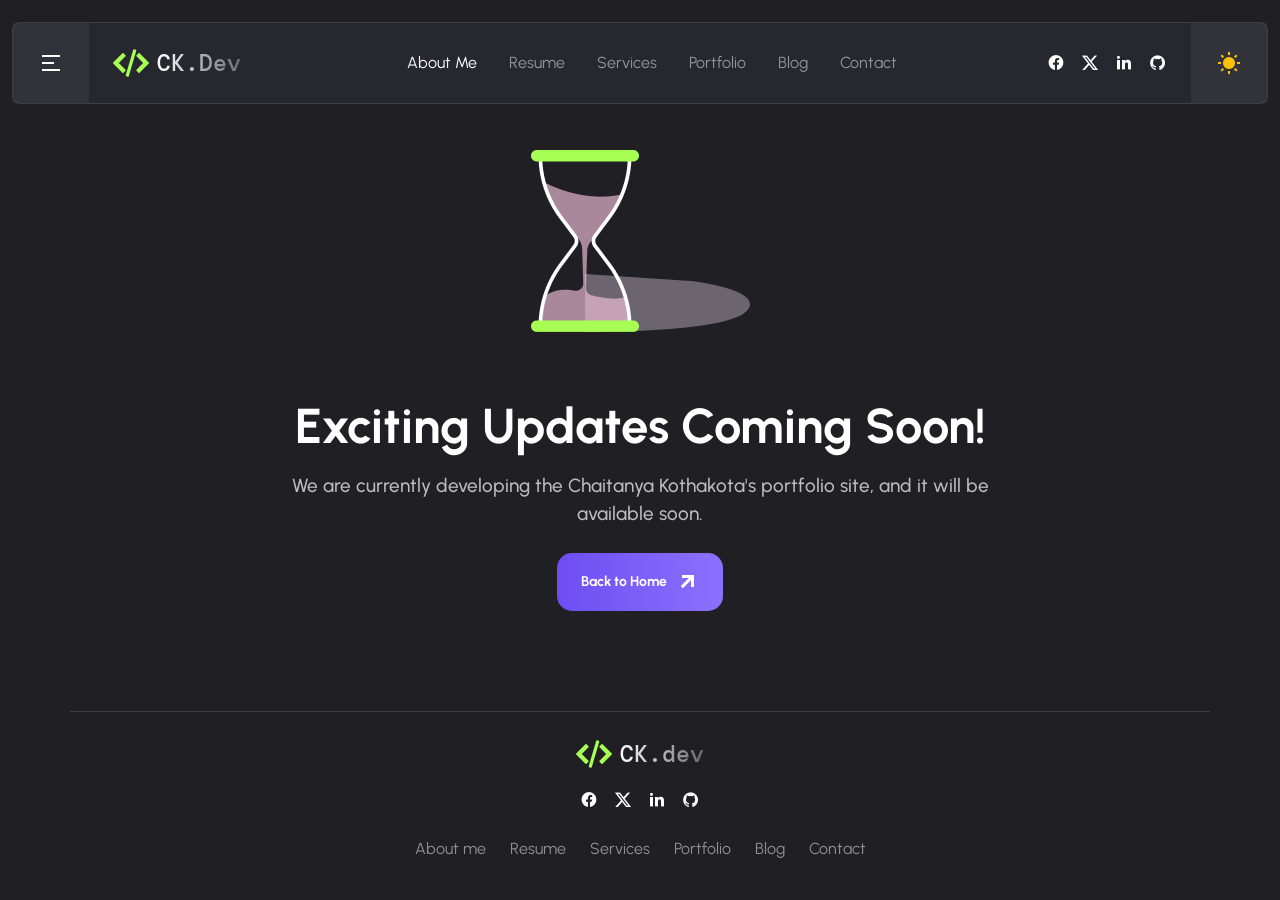
<file: coming-soon.html>
<!doctype html>
<html lang="en" data-bs-theme="dark">

<head>
    <meta charset="UTF-8" />
    <meta name="viewport" content="width=device-width, initial-scale=1.0" />
    <meta http-equiv="x-ua-compatible" content="ie=edge" />
    <title>Coming Soon | Chaitanya Kothakota | Full Stack Developer Portfolio</title>
    <meta name="description" content="Stay tuned for the launch of the portfolio of Chaitanya Kothakota, a Full Stack Developer and Python Expert. Explore innovative web development solutions soon!">
    <meta name="keywords" content="Coming Soon, Chaitanya Kothakota, Full Stack Developer, Python Developer, Developer Portfolio, Web Developer, Portfolio Launch">
    <meta name="robots" content="noindex, follow">    

    <script src="assets/js/vendors/color-modes.js"></script>
    <!-- Favicon icon-->
    <link rel="shortcut icon" type="image/x-icon" href="assets/imgs/template/favicon-gradient.svg" />
    <!-- Libs CSS -->
    <link rel="stylesheet" href="assets/css/vendors/bootstrap.min.css" />
    <link rel="stylesheet" href="assets/css/vendors/swiper-bundle.min.css" />
    <link rel="stylesheet" href="assets/css/vendors/aos.css" />
    <link rel="stylesheet" href="assets/css/vendors/odometer.css" />
    <link rel="stylesheet" href="assets/css/vendors/carouselTicker.css" />
    <link rel="stylesheet" href="assets/css/vendors/magnific-popup.css" />
    <link rel="stylesheet" href="assets/fonts/remixicon/remixicon.css" />
    <link rel="stylesheet" href="assets/fonts/satoshi/satoshi.css" />
    <!-- Fonts -->
    <link rel="preconnect" href="https://fonts.googleapis.com" />
    <link rel="preconnect" href="https://fonts.gstatic.com" crossorigin />
    <link
        href="https://fonts.googleapis.com/css2?family=DM+Mono:wght@300;400;500&family=Playfair+Display:wght@400..900&family=Urbanist:wght@100..900&display=swap"
        rel="stylesheet" />
    <!-- Main CSS -->
    <link rel="stylesheet" href="assets/css/main.css" />
</head>

<body>

    <!--Preloader Start -->
    <div id="preloader">
        <div class="loader-cover">
            <div class="loader-container">
                <div class="loader-icon-2"></div>
            </div>
        </div>
    </div>
    <!--Preloader End -->

    <!-- Header Start-->
    <header>
        <div class="container-fluid position-relative">
            <div class="position-relative">
                <nav class="navbar navbar-expand-lg navbar-home-2 flex-nowrap z-999 p-0 border border-1 rounded-3">
                    <a href="#"
                        class="navbar-menu p-4 text-center square-100 menu-tigger icon_80 icon-shape d-none d-md-flex"
                        data-bs-target=".offCanvas__info" aria-controls="offCanvas__info">
                        <i class="ri-menu-2-line"></i>
                    </a>
                    <div class="container py-3 px-4">
                        <a class="navbar-brand d-flex main-logo align-items-center" href="./">
                            <img src="assets/imgs/home-page-2/template/favicon.svg" alt="CK" />
                            <span class="fs-4 ms-2">CK.Dev</span>
                        </a>
                        <div class="d-none d-lg-flex">
                            <div class="collapse navbar-collapse" id="navbarSupportedContent">
                                <ul class="navbar-nav me-auto mb-2 mb-lg-0">
                                    <li class="nav-item"><a class="nav-link active" href="#about">About Me</a></li>
                                    <li class="nav-item"><a class="nav-link" href="#resume">Resume</a></li>
                                    <li class="nav-item"><a class="nav-link" href="#services">Services</a></li>
                                    <li class="nav-item"><a class="nav-link" href="#portfolio">Portfolio</a></li>
                                    <li class="nav-item"><a class="nav-link" href="#blog">Blog</a></li>
                                    <li class="nav-item"><a class="nav-link" href="#contact">Contact</a></li>
                                </ul>
                            </div>
                        </div>
                        <div class="navbar-social d-flex align-items-center pe-5 pe-lg-0 me-5 me-lg-0">
                            <div class="d-md-flex d-none gap-3">
                                <a href="http://facebook.com"><i class="ri-facebook-circle-fill fs-18"></i></a>
                                <a href="http://twitter.com"><i class="ri-twitter-x-fill fs-18"></i></a>
                                <a href="http://linkedin.com"><i class="ri-linkedin-fill fs-18"></i></a>
                                <a href="http://github.com"><i class="ri-github-fill fs-18"></i></a>
                            </div>
                            <div class="burger-icon burger-icon-white border rounded-3">
                                <span class="burger-icon-top"></span>
                                <span class="burger-icon-mid"></span>
                                <span class="burger-icon-bottom"></span>
                            </div>
                        </div>
                    </div>
                    <div
                        class="dark-light-switcher pe-10 pe-lg-0 pe-0 ps-md-5 ps-0 ps-lg-4 pe-lg-4 d-flex justify-content-center align-items-center icon_80 @@classList">
                        <i class="ri-sun-fill text-warning"></i>
                        <i class="ri-contrast-2-line text-white"></i>
                    </div>
                </nav>
            </div>
            <!-- offCanvas-menu -->
            <div class="offCanvas__info style-2">
                <div class="offCanvas__close-icon menu-close">
                    <button><i class="ri-close-line"></i></button>
                </div>
                <div class="offCanvas__logo mb-5">
                    <h3 class="mb-0">Get in touch</h3>
                </div>
                <div class="offCanvas__side-info mb-30">
                    <div class="contact-list mb-30">
                        <p class="fs-6 fw-medium text-200 mb-5">
                            I'm always excited to take on new projects and collaborate with
                            innovative minds.
                        </p>
                        <div class="mb-3">
                            <span class="text-400 fs-5">Phone Number</span>
                            <p class="mb-0">+91 99 66 990 987</p>
                        </div>
                        <div class="mb-3">
                            <span class="text-400 fs-5">Email</span>
                            <p class="mb-0">kcbgangadhar@gmail.com</p>
                        </div>
                        <div class="mb-3">
                            <span class="text-400 fs-5">Address</span>
                            <p class="mb-0">
                                Ganapavaram, Nadendla, Palanadu, Andhra Pradesh - 522619.
                            </p>
                        </div>
                    </div>

                    <div class="contact-list">
                        <p class="text-400 fs-5 mb-2">Social</p>
                        <div class="d-md-flex d-none gap-3">
                            <a href="http://facebook.com"><i class="ri-facebook-circle-fill fs-18"></i></a>
                            <a href="http://twitter.com"><i class="ri-twitter-x-fill fs-18"></i></a>
                            <a href="http://linkedin.com"><i class="ri-linkedin-fill fs-18"></i></a>
                            <a href="http://github.com"><i class="ri-github-fill fs-18"></i></a>
                        </div>
                    </div>
                </div>
            </div>
            <div class="offCanvas__overly"></div>
            <div class="mobile-header-active mobile-header-wrapper-style perfect-scrollbar button-bg-2">
                <div class="mobile-header-wrapper-inner">
                    <div class="mobile-header-logo">
                        <a class="d-flex main-logo align-items-center d-inline-flex" href="./">
                            <img src="assets/imgs/footer-1/logo.svg" alt="zelio" />
                            <span class="fs-4 ms-2 text-dark">CK</span>
                        </a>
                        <div class="burger-icon burger-icon-white border rounded-3">
                            <span class="burger-icon-top"></span>
                            <span class="burger-icon-mid"></span>
                            <span class="burger-icon-bottom"></span>
                        </div>
                    </div>
                    <div class="mobile-header-content-area">
                        <div class="perfect-scroll">
                            <div class="mobile-menu-wrap mobile-header-border">
                                <nav>
                                    <ul class="mobile-menu font-heading ps-0">
                                        <li class="nav-item"><a class="nav-link active" href="./">Home</a></li>
                                        <li class="nav-item"><a class="nav-link" href="./services.html">Services</a></li>
                                        <li class="nav-item"><a class="nav-link" href="./work.html">Portfolio</a></li>
                                        <li class="nav-item"><a class="nav-link" href="./pricing.html">Pricing</a></li>
                                        <li class="nav-item"><a class="nav-link" href="./blog-list.html">Blog</a></li>
                                        <li class="nav-item"><a class="nav-link" href="./#contact">Contact</a></li>
                                    </ul>
                                </nav>
                            </div>
                        </div>
                    </div>
                </div>
            </div>
        </div>
    </header>
    <!-- Header End -->

    <!-- Main Page Start -->
    <main>
        <section class="section-coming-soon">
            <div class="container">
                <div class="row">
                    <div class="text-center">
                        <img src="assets/imgs/template/coming-soon.png" alt="CK Portfolio Coming Soon" />
                        <h1 class="mt-8">Exciting Updates Coming Soon!</h1>
                        <div class="col-md-8 mx-auto">
                            <p class="fs-5 mb-4">We are currently developing the Chaitanya Kothakota's portfolio site, and it will be available soon.</p>
                            <a href="./" class="btn btn-gradient mt-lg-0 mt-5 ms-lg-auto">
                                Back to Home
                                <i class="ri-arrow-right-up-line"></i>
                            </a>
                        </div>
                    </div>
                </div>
            </div>
        </section>
    </main>
    <!-- Main Page End -->

    <!-- Footer Start -->
    <footer>
        <div class="section-footer-2 position-relative">
            <div class="container position-relative z-1 border-top border-1 pb-2 pt-4">
                <div class="text-center">
                    <a class="d-flex main-logo align-items-center justify-content-center mb-3" href="">
                        <img src="assets/imgs/home-page-2/template/favicon.svg" alt="ck" />
                        <span class="fs-4 ms-2">CK.dev</span>
                    </a>
                    <div class="d-flex justify-content-center gap-3">
                        <a href="http://facebook.com">
                            <i class="ri-facebook-circle-fill fs-18"></i>
                        </a>
                        <a href="http://twitter.com">
                            <i class="ri-twitter-x-fill fs-18"></i>
                        </a>
                        <a href="http://linkedin.com">
                            <i class="ri-linkedin-fill fs-18"></i>
                        </a>
                        <a href="http://github.com">
                            <i class="ri-github-fill fs-18"></i>
                        </a>
                    </div>
                    <div class="navigation d-flex align-items-center justify-content-center flex-wrap gap-4 my-4">
                        <a href="#about" class="fs-6"> About me </a>
                        <a href="#resume" class="fs-6"> Resume </a>
                        <a href="#services" class="fs-6"> Services </a>
                        <a href="#portfolio" class="fs-6"> Portfolio </a>
                        <a href="#blog" class="fs-6"> Blog </a>
                        <a href="#contact" class="fs-6"> Contact </a>
                    </div>
                </div>
            </div>
        </div>
    </footer>
    <!-- Footer End -->

    <!-- Scroll Top Start -->
    <div class="btn-scroll-top style-btn-2">
        <svg class="progress-square svg-content" width="100%" height="100%" viewBox="0 0 40 40">
            <path
                d="M8 1H32C35.866 1 39 4.13401 39 8V32C39 35.866 35.866 39 32 39H8C4.13401 39 1 35.866 1 32V8C1 4.13401 4.13401 1 8 1Z" />
        </svg>
    </div>
    <!-- Scroll Top End -->

    <!-- Libs JS -->
    <script src="assets/js/vendors/jquery-3.7.1.min.js"></script>
    <script src="assets/js/vendors/bootstrap.bundle.min.js"></script>
    <script src="assets/js/vendors/swiper-bundle.min.js"></script>
    <script src="assets/js/vendors/aos.js"></script>
    <script src="assets/js/vendors/wow.min.js"></script>
    <script src="assets/js/vendors/smart-stick-nav.js"></script>
    <script src="assets/js/vendors/jquery.magnific-popup.min.js"></script>
    <script src="assets/js/vendors/gsap.min.js"></script>
    <script src="assets/js/vendors/imagesloaded.pkgd.min.js"></script>
    <script src="assets/js/vendors/isotope.pkgd.min.js"></script>
    <script src="assets/js/vendors/ScrollTrigger.min.js"></script>
    <script src="assets/js/vendors/jquery.carouselTicker.min.js"></script>
    <script src="assets/js/vendors/jquery.odometer.min.js"></script>
    <script src="assets/js/vendors/jquery.appear.js"></script>
    <script src="assets/js/vendors/gsap-custom.js"></script>
    <script src="assets/js/imageRevealHover.js"></script>
    <script src="assets/js/vendors/aat.min.js"></script>
    <!-- Theme JS -->
    <script src="assets/js/main.js"></script>

</body>

</html>
</file>
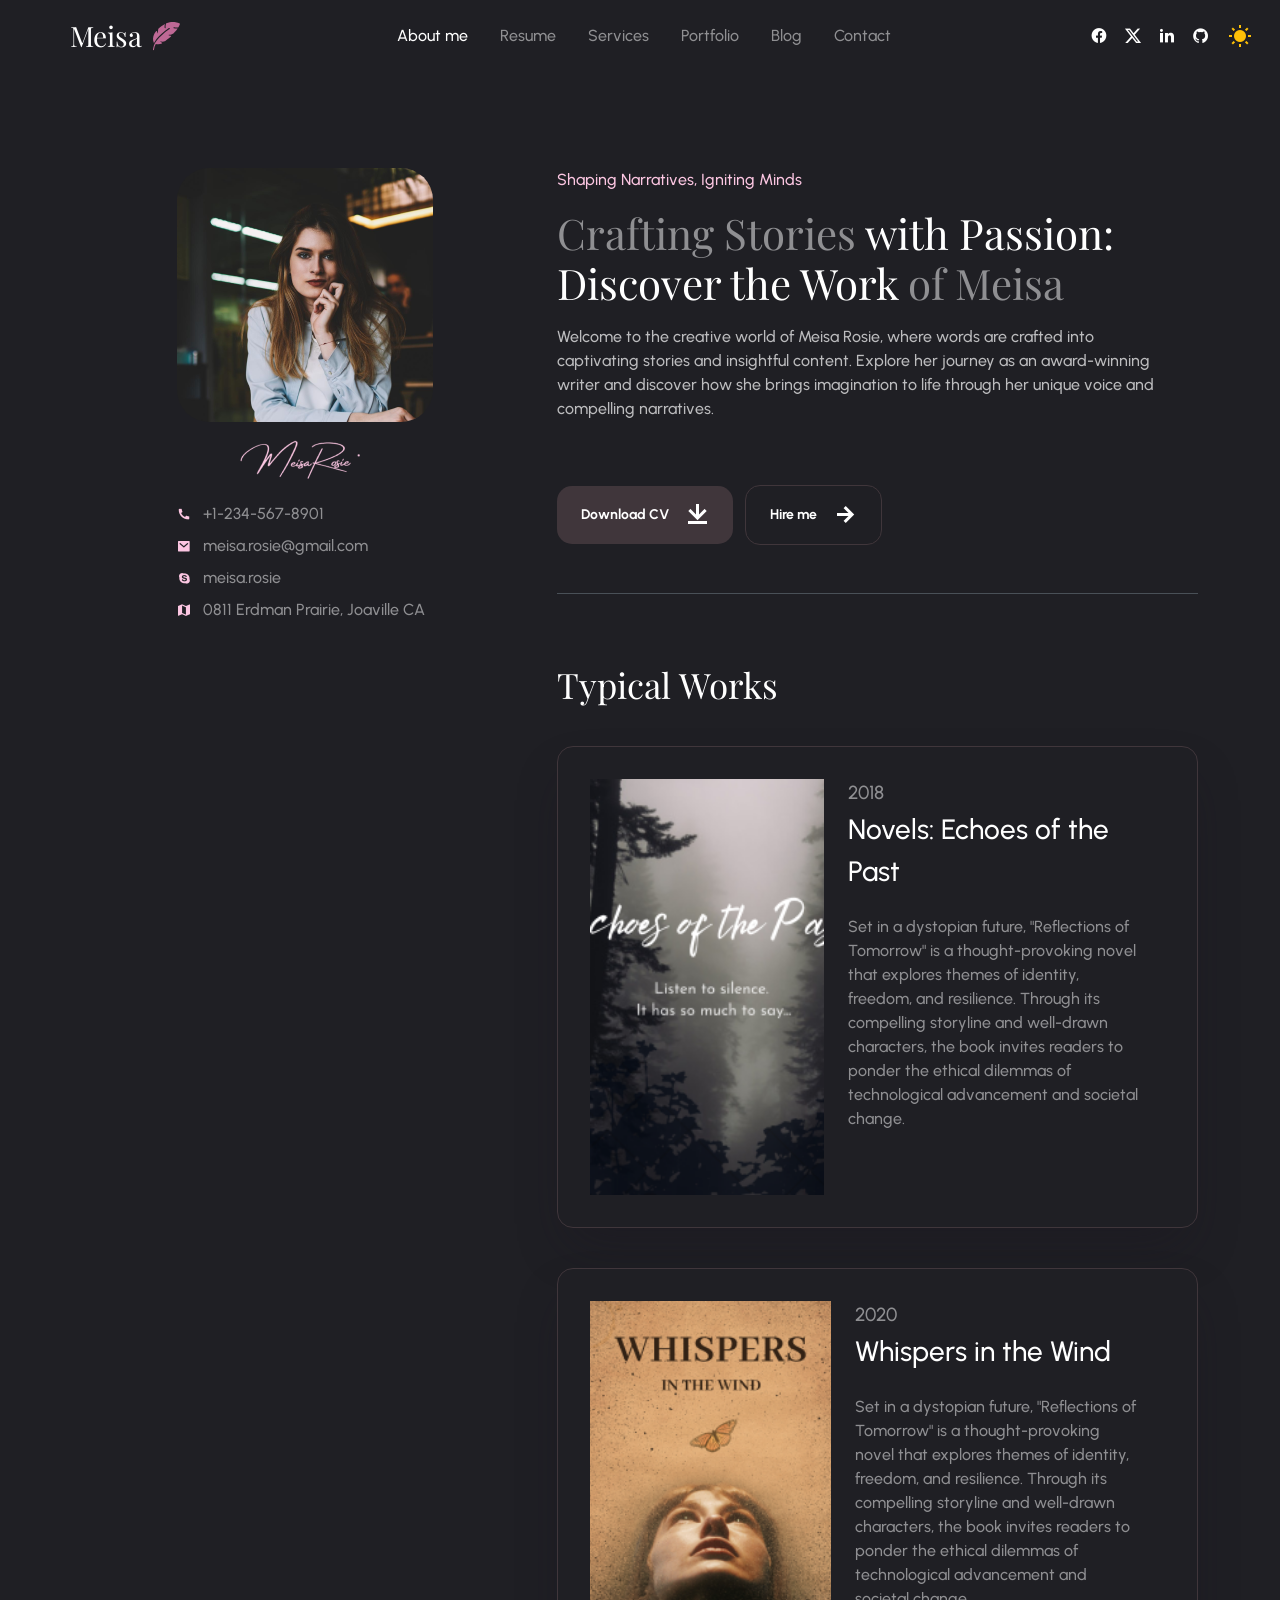
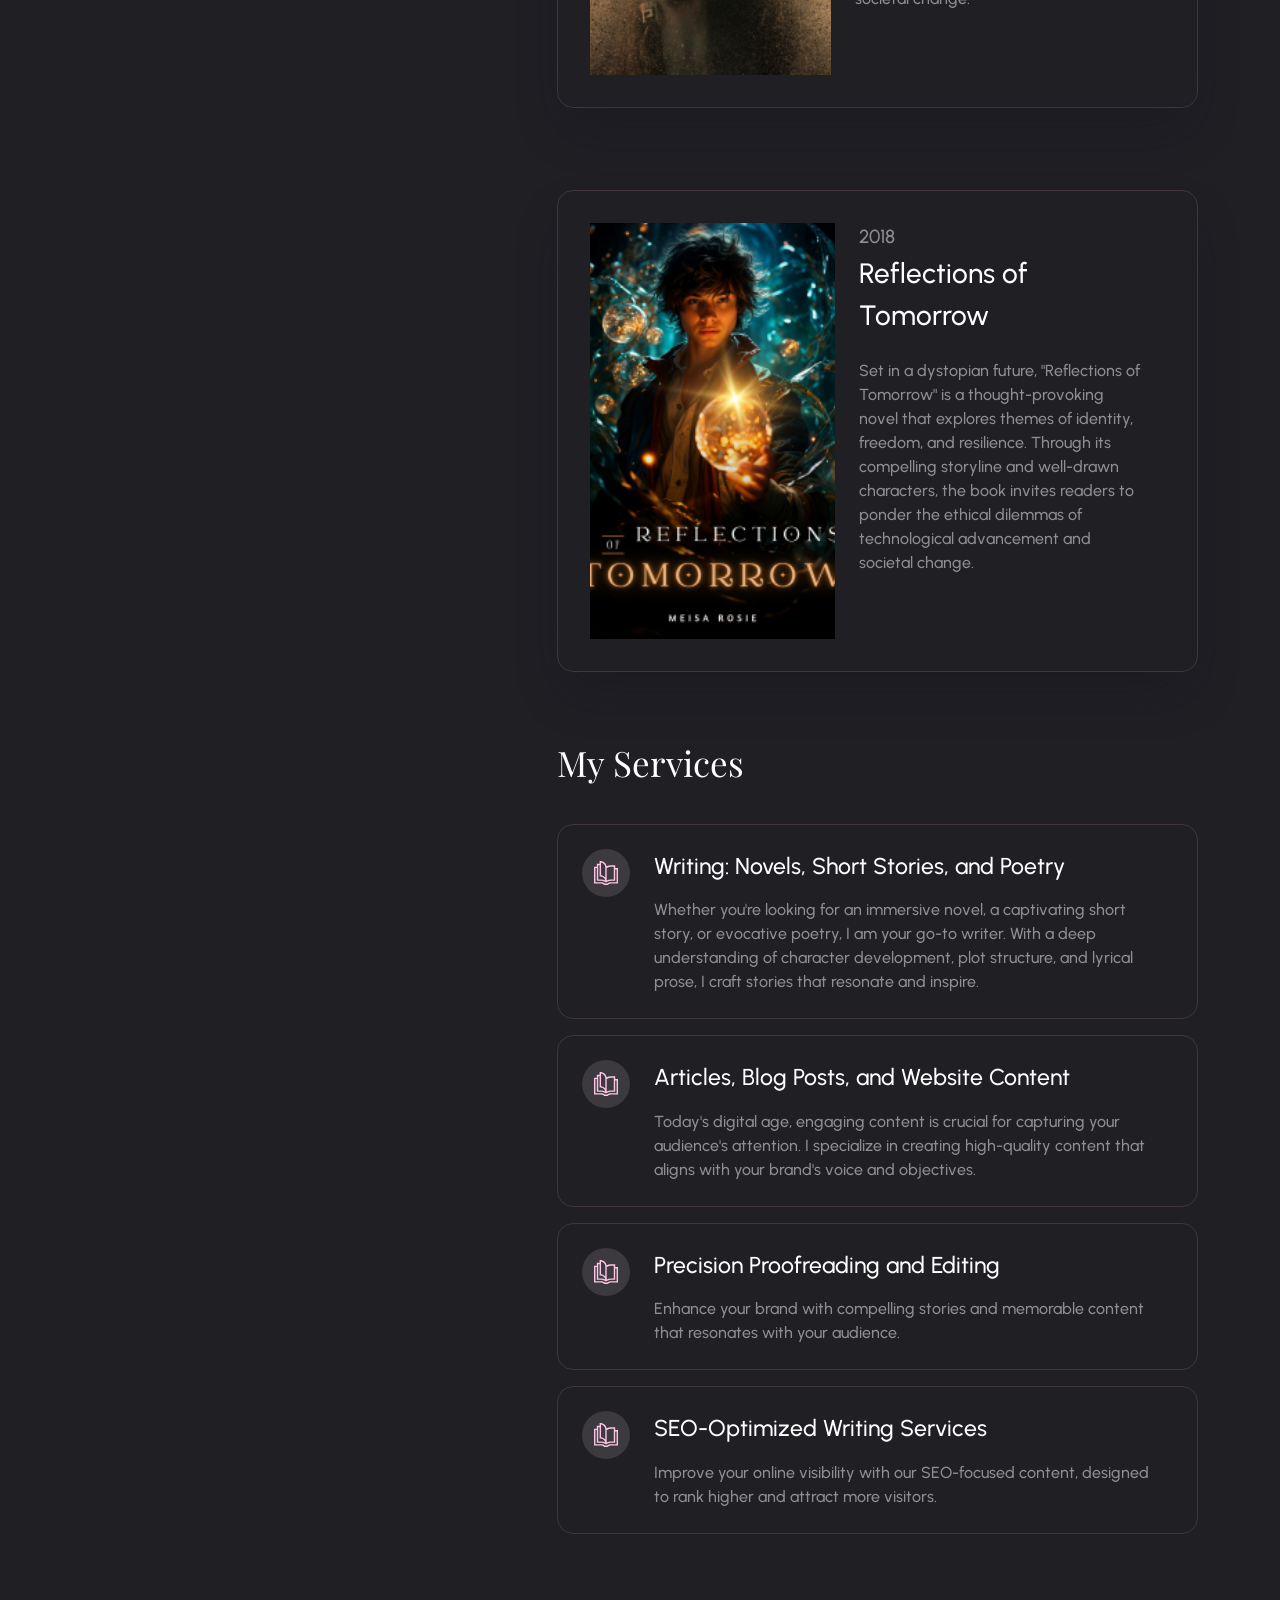
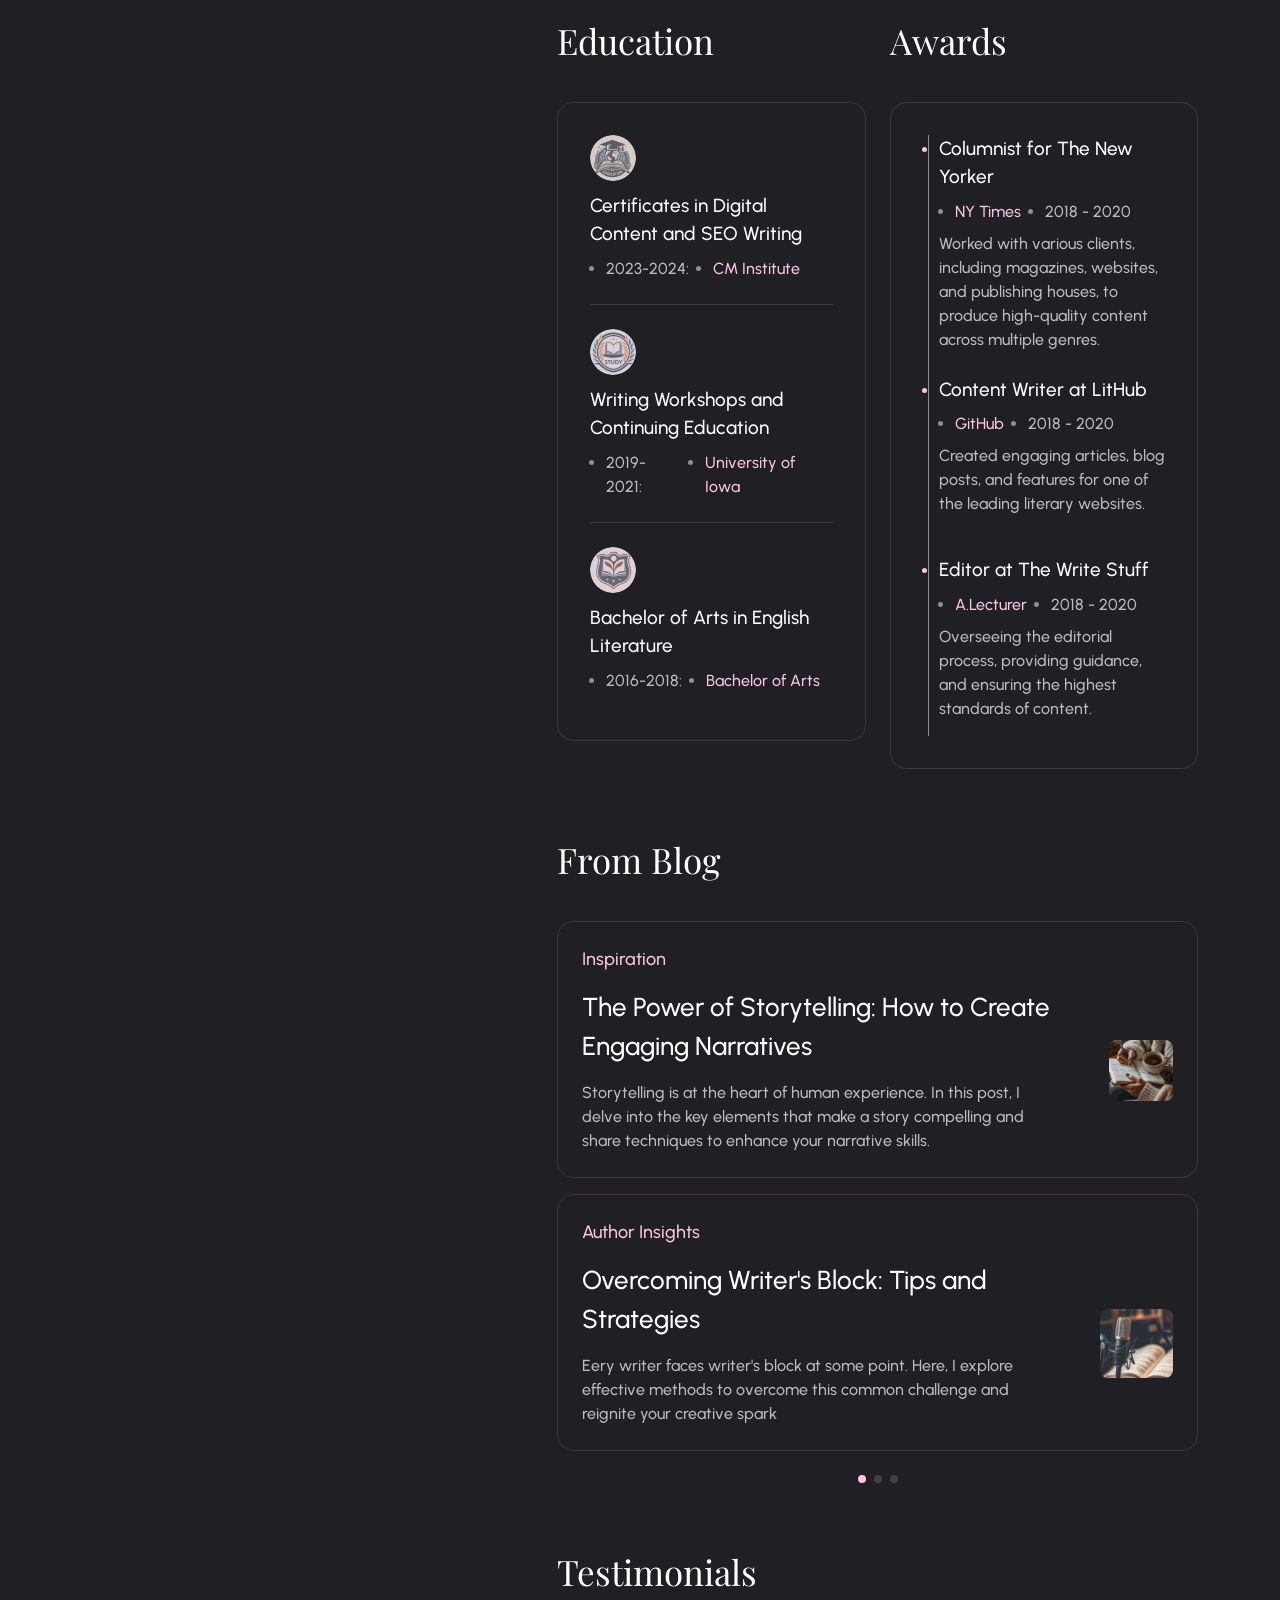
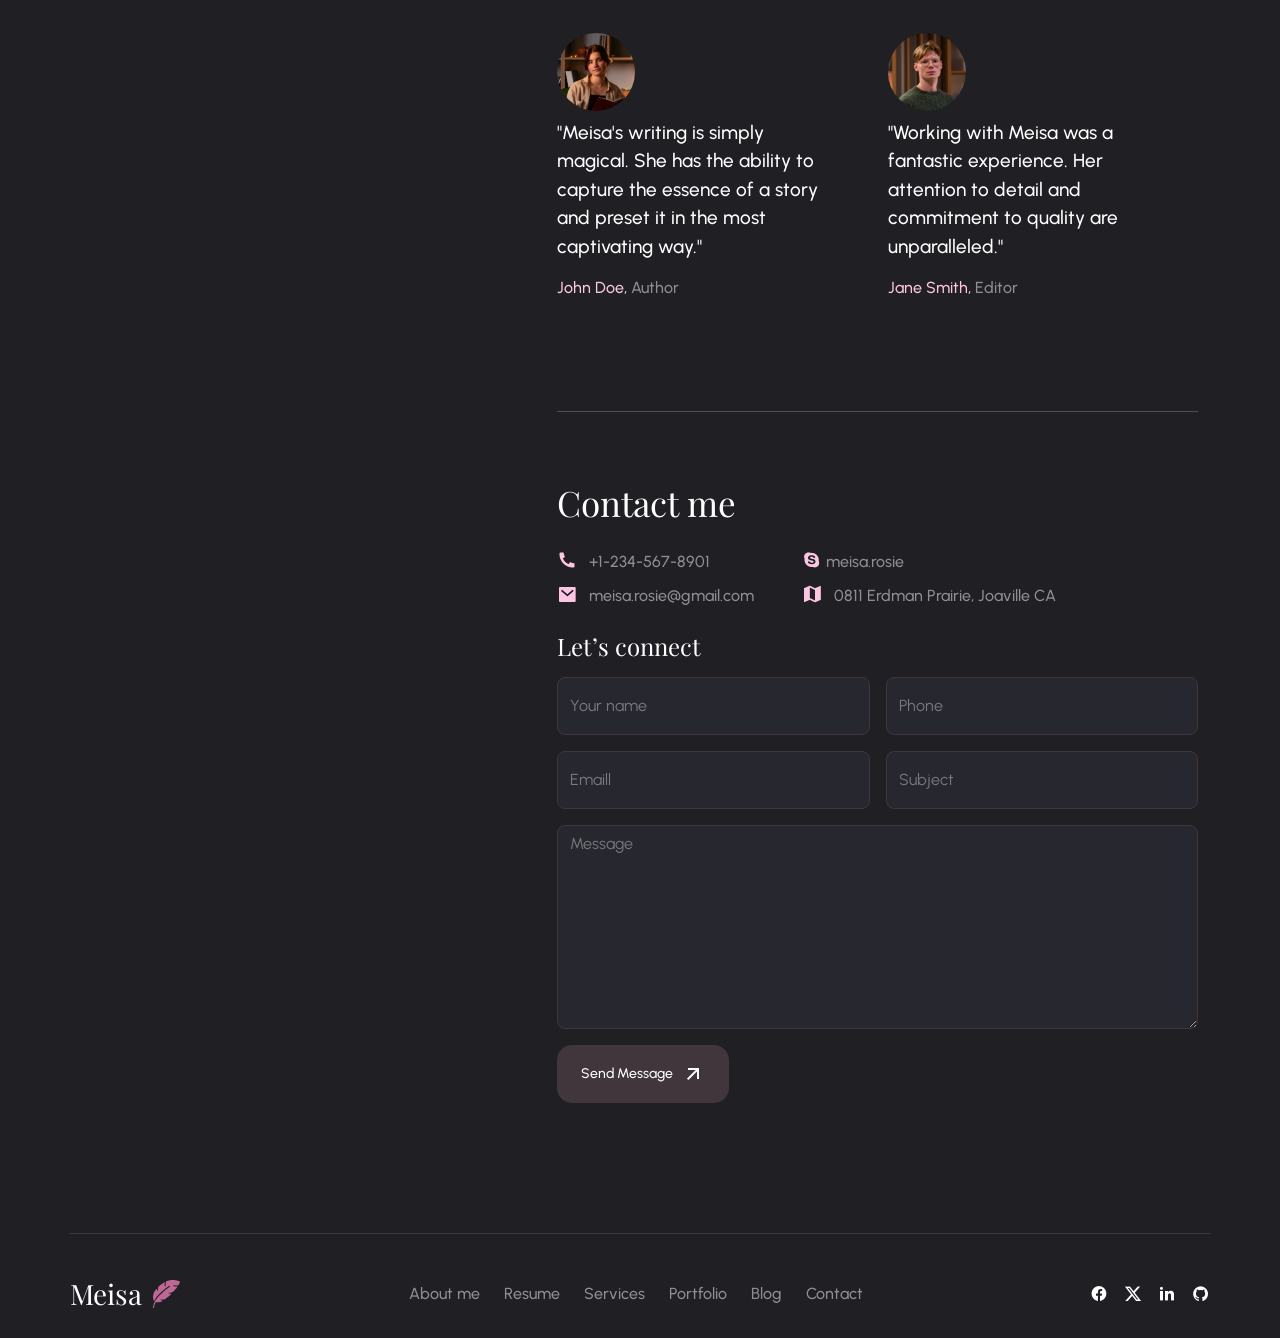
<file: index-3.html>
<!doctype html>
<html lang="en" data-bs-theme="dark">
    <head>
        <meta charset="UTF-8" />
<meta name="viewport" content="width=device-width, initial-scale=1.0" />
<meta http-equiv="x-ua-compatible" content="ie=edge" />
<title>Meisa - Professional Content Creator</title>
<script src="assets/js/vendors/color-modes.js"></script>
<!-- Favicon icon-->
<link rel="shortcut icon" type="image/x-icon" href="assets/imgs/template/favicon-gradient.svg" />
<!-- Libs CSS -->
<link rel="stylesheet" href="assets/css/vendors/bootstrap.min.css" />
<link rel="stylesheet" href="assets/css/vendors/swiper-bundle.min.css" />
<link rel="stylesheet" href="assets/css/vendors/aos.css" />
<link rel="stylesheet" href="assets/css/vendors/odometer.css" />
<link rel="stylesheet" href="assets/css/vendors/carouselTicker.css" />
<link rel="stylesheet" href="assets/css/vendors/magnific-popup.css" />
<link rel="stylesheet" href="assets/fonts/remixicon/remixicon.css" />
<link rel="stylesheet" href="assets/fonts/satoshi/satoshi.css" />
<!-- Fonts -->
<link rel="preconnect" href="https://fonts.googleapis.com" />
<link rel="preconnect" href="https://fonts.gstatic.com" crossorigin />
<link href="https://fonts.googleapis.com/css2?family=DM+Mono:wght@300;400;500&family=Playfair+Display:wght@400..900&family=Urbanist:wght@100..900&display=swap" rel="stylesheet" />
<!-- Main CSS -->
<link rel="stylesheet" href="assets/css/main.css" />

    </head>
    <body class="home-page-3">
        <!-- prettier-ignore -->
        <!--Preloader-->
<div id="preloader">
    <div class="loader-cover">
        <div class="loader-container">
            <div class="loader-icon-3"></div>
        </div>
    </div>
</div>
<!--Preloader-end -->

        <!-- Navbar -->
<header>
    <nav class="navbar navbar-expand-lg navbar-home-3 flex-nowrap z-999 p-0">
        <div class="container py-3 px-0">
            <a class="navbar-brand d-flex main-logo align-items-center ms-lg-0 ms-md-5 ms-3" href="index-3.html">
                <h1 class="fs-28 mb-0 me-2">Meisa</h1>
                <img src="assets/imgs/home-page-3/template/favicon.svg" alt="zelio" />
            </a>
            <div class="d-none d-lg-flex"><div class="collapse navbar-collapse" id="navbarSupportedContent">
    <ul class="navbar-nav me-auto mb-2 mb-lg-0">
        <li class="nav-item">
            <a class="nav-link active" href="#about">About me</a>
        </li>

        <li class="nav-item">
            <a class="nav-link" href="#resume">Resume</a>
        </li>
        <li class="nav-item">
            <a class="nav-link" href="#services">Services</a>
        </li>

        <li class="nav-item">
            <a class="nav-link" href="#portfolio">Portfolio</a>
        </li>

        <li class="nav-item">
            <a class="nav-link" href="#blog">Blog</a>
        </li>
        <li class="nav-item">
            <a class="nav-link" href="#contact">Contact</a>
        </li>
    </ul>
</div>
</div>
            <div class="navbar-social d-flex align-items-center">
                <div class="d-md-flex d-none gap-3">
                    <a href="http://facebook.com">
                        <i class="ri-facebook-circle-fill fs-18"></i>
                    </a>
                    <a href="http://twitter.com">
                        <i class="ri-twitter-x-fill fs-18"></i>
                    </a>
                    <a href="http://linkedin.com">
                        <i class="ri-linkedin-fill fs-18"></i>
                    </a>
                    <a href="http://github.com">
                        <i class="ri-github-fill fs-18"></i>
                    </a>
                </div>
                <div class="burger-icon burger-icon-white border rounded-3">
                    <span class="burger-icon-top"></span>
                    <span class="burger-icon-mid"></span>
                    <span class="burger-icon-bottom"></span>
                </div>
            </div>
        </div>
        <div class="dark-light-switcher pe-10 pe-lg-0 pe-0 ps-md-5 ps-0 ps-lg-4 pe-lg-4 d-flex justify-content-center align-items-center icon_80 position-lg-absolute end-0">
    <i class="ri-sun-fill text-warning"></i>
    <i class="ri-contrast-2-line text-white"></i>
</div>

    </nav>
    <!-- offCanvas-menu -->
<div class="offCanvas__info">
    <div class="offCanvas__close-icon menu-close">
        <button><i class="ri-close-line"></i></button>
    </div>
    <div class="offCanvas__logo mb-5"><h3 class="mb-0">Get in touch</h3></div>
    <div class="offCanvas__side-info mb-30">
        <div class="contact-list mb-30">
            <p class="fs-6 fw-medium text-200 mb-5">I'm always excited to take on new projects and collaborate with innovative minds.</p>
            <div class="mb-3">
                <span class="text-400 fs-5">Phone Number</span>
                <p class="mb-0">+1-234-567-8901</p>
            </div>
            <div class="mb-3">
                <span class="text-400 fs-5">Email</span>
                <p class="mb-0">contact@william.design</p>
            </div>
            <div class="mb-3">
                <span class="text-400 fs-5">Skype</span>
                <p class="mb-0">WilliamDesignUX</p>
            </div>
            <div class="mb-3">
                <span class="text-400 fs-5">Address</span>
                <p class="mb-0">0811 Erdman Prairie Road, Joaville, California 90210</p>
            </div>
        </div>

        <div class="contact-list">
            <p class="text-400 fs-5 mb-2">Social</p>
            <div class="d-md-flex d-none gap-3">
                <a href="http://facebook.com">
                    <i class="ri-facebook-circle-fill fs-18"></i>
                </a>
                <a href="http://twitter.com">
                    <i class="ri-twitter-x-fill fs-18"></i>
                </a>
                <a href="http://linkedin.com">
                    <i class="ri-linkedin-fill fs-18"></i>
                </a>
                <a href="http://github.com">
                    <i class="ri-github-fill fs-18"></i>
                </a>
            </div>
        </div>
    </div>
</div>
<div class="offCanvas__overly"></div>
 <div class="mobile-header-active mobile-header-wrapper-style perfect-scrollbar button-bg-2">
    <div class="mobile-header-wrapper-inner">
        <div class="mobile-header-logo">
            <a class="d-flex main-logo align-items-center d-inline-flex" href="index.html">
                <img src="assets/imgs/footer-1/logo.svg" alt="zelio" />
                <span class="fs-4 ms-2 text-dark">william.design</span>
            </a>
            <div class="burger-icon burger-icon-white border rounded-3">
                <span class="burger-icon-top"></span>
                <span class="burger-icon-mid"></span>
                <span class="burger-icon-bottom"></span>
            </div>
        </div>
        <div class="mobile-header-content-area">
            <div class="perfect-scroll">
                <div class="mobile-menu-wrap mobile-header-border">
                    <nav>
                        <ul class="mobile-menu font-heading ps-0">
                            <li class="nav-item has-children">
                                <a class="nav-link active" href="#">Home</a>
                                <ul class="sub-menu">
                                    <li><a href="index.html">Landing page</a></li>
                                    <li><a href="index-1.html">Home 1 - Designer</a></li>
                                    <li><a href="index-2.html">Home 2 - Developer</a></li>
                                    <li><a href="index-3.html">Home 3 - Author</a></li>
                                </ul>
                            </li>

                            <li class="nav-item">
                                <a class="nav-link" href="services.html">Services</a>
                            </li>
                            <li class="nav-item">
                                <a class="nav-link" href="work.html">Portfolio</a>
                            </li>

                            <li class="nav-item">
                                <a class="nav-link" href="pricing.html">Pricing</a>
                            </li>

                            <li class="nav-item">
                                <a class="nav-link" href="blog-list.html">Blog</a>
                            </li>
                            <li class="nav-item">
                                <a class="nav-link" href="#contact">Contact</a>
                            </li>
                        </ul>
                    </nav>
                </div>
            </div>
        </div>
    </div>
</div>

</header>

        <main>
            <!-- prettier-ignore -->
            <!-- Writer -->
<section class="section-home-3 bg-1000 pb-130 pt-96 section-work">
    <div class="container">
        <div class="row">
            <div class="col-lg-4 offset-lg-1">
                <div class="position-relative d-inline-block">
                    <img class="rounded-5" src="assets/imgs/home-page-3/hero/img-1.png" alt="zelio" />
                    <img class="position-absolute top-100 start-50 translate-middle pt-8 z-0" src="assets/imgs/home-page-3/hero/signature.png" alt="zelio" />
                </div>
                <div class="d-flex flex-column gap-2 mt-9 position-relative z-1">
                    <a href="tel:+12345678901">
                        <i class="ri-phone-fill text-primary-3 fs-7"></i>
                        <span class="text-300 fs-6 ms-2">+1-234-567-8901</span>
                    </a>
                    <a href="mailto:meisa.rosie@gmail.com">
                        <i class="ri-mail-fill text-primary-3 fs-7"></i>
                        <span class="text-300 fs-6 ms-2">meisa.rosie@gmail.com</span>
                    </a>
                    <a href="#">
                        <i class="ri-skype-fill text-primary-3 fs-7"></i>
                        <span class="text-300 fs-6 ms-2">meisa.rosie</span>
                    </a>
                    <a href="https://www.google.com/maps/place/1st+Ave.,+New+York,+NY,+Hoa+K%E1%BB%B3/@40.7630169,-73.9594939,17z/data=!4m6!3m5!1s0x89c258c29e084453:0x2bf768350d30b89e!8m2!3d40.7630169!4d-73.9594939!16zL20vMDV3Z2tm?entry=ttu&g_ep=EgoyMDI0MDkxNi4wIKXMDSoASAFQAw%3D%3D">
                        <i class="ri-map-2-fill text-primary-3 fs-7"></i>
                        <span class="text-300 fs-6 ms-2">0811 Erdman Prairie, Joaville CA</span>
                    </a>
                </div>
            </div>
            <div class="col-lg-7 pt-lg-0 pt-8">
                <div id="about" class="hero-3 pe-lg-5 border-bottom pb-7">
                    <span class="text-primary-3">Shaping Narratives, Igniting Minds</span>
                    <h2 class="text-300 my-3">Crafting Stories <span class="text-dark">with Passion: Discover the Work</span> of Meisa</h2>
                    <p class="mb-8">Welcome to the creative world of Meisa Rosie, where words are crafted into captivating stories and insightful content. Explore her journey as an award-winning writer and discover how she brings imagination to life through her unique voice and compelling narratives.</p>
                    <a href="assets/resume.pdf" class="btn btn-secondary-3 me-2" target="_blank">
                        Download CV
                        <i class="ri-download-line ms-2"></i>
                    </a>
                    <a href="#contact" class="btn btn-outline-secondary-3 d-inline-flex align-items-center">
                        <span>Hire me</span>
                        <i class="ri-arrow-right-line ms-2"></i>
                    </a>
                </div>
                <div class="typical pt-70">
                    <h3>Typical Works</h3>
                    <div class="container px-0 pt-4">
                        <div class="row">
                            <div class="card-scroll">
                                <div class="cards">
                                    <div class="card-custom pt-0" data-index="0">
                                        <div class="card__inner rounded-4 border border-secondary-3 bg-white p-lg-5 p-md-4 p-3">
                                            <div class="card__image-container rounded-0 zoom-img position-relative">
                                                <img class="card__image" src="assets/imgs/home-page-3/typical/img-1.png" alt="zelio" />
                                                <a href="@@link" class="card-image-overlay position-absolute start-0 end-0 w-100 h-100"></a>
                                            </div>
                                            <div class="card__content px-md-4 px-3 pt-lg-0 pb-lg-8 pb-5">
                                                <div class="card__title mb-0 mb-lg-2">
                                                    <p class="text-300 fs-5 mb-0">2018</p>
                                                    <a href="#">
                                                        <p class="fs-3 text-dark">Novels: Echoes of the Past</p>
                                                    </a>
                                                </div>
                                                <p class="text-300 mb-lg-auto mb-md-4 mb-3">Set in a dystopian future, "Reflections of Tomorrow" is a thought-provoking novel that explores themes of identity, freedom, and resilience. Through its compelling storyline and well-drawn characters, the book invites readers to ponder the ethical dilemmas of technological advancement and societal change.</p>
                                            </div>
                                        </div>
                                    </div>
                                    <div class="card-custom pt-0" data-index="1">
                                        <div class="card__inner rounded-4 border border-secondary-3 bg-white p-lg-5 p-md-4 p-3">
                                            <div class="card__image-container rounded-0 zoom-img position-relative">
                                                <img class="card__image" src="assets/imgs/home-page-3/typical/img-2.png" alt="zelio" />
                                                <a href="@@link" class="card-image-overlay position-absolute start-0 end-0 w-100 h-100"></a>
                                            </div>
                                            <div class="card__content px-md-4 px-3 pt-lg-0 pb-lg-8 pb-5">
                                                <div class="card__title mb-0 mb-lg-2">
                                                    <p class="text-300 fs-5 mb-0">2020</p>
                                                    <a href="#">
                                                        <p class="fs-3 text-dark">Whispers in the Wind</p>
                                                    </a>
                                                </div>
                                                <p class="text-300 mb-lg-auto mb-md-4 mb-3">Set in a dystopian future, "Reflections of Tomorrow" is a thought-provoking novel that explores themes of identity, freedom, and resilience. Through its compelling storyline and well-drawn characters, the book invites readers to ponder the ethical dilemmas of technological advancement and societal change.</p>
                                            </div>
                                        </div>
                                    </div>
                                    <div class="card-custom pt-0" data-index="2">
                                        <div class="card__inner rounded-4 border border-secondary-3 bg-white p-lg-5 p-md-4 p-3">
                                            <div class="card__image-container rounded-0 zoom-img position-relative">
                                                <img class="card__image" src="assets/imgs/home-page-3/typical/img-3.png" alt="zelio" />
                                                <a href="@@link" class="card-image-overlay position-absolute start-0 end-0 w-100 h-100"></a>
                                            </div>
                                            <div class="card__content px-md-4 px-3 pt-lg-0 pb-lg-8 pb-5">
                                                <div class="card__title mb-0 mb-lg-2">
                                                    <p class="text-300 fs-5 mb-0">2018</p>
                                                    <a href="#">
                                                        <p class="fs-3 text-dark">Reflections of Tomorrow</p>
                                                    </a>
                                                </div>
                                                <p class="text-300 mb-lg-auto mb-md-4 mb-3">Set in a dystopian future, "Reflections of Tomorrow" is a thought-provoking novel that explores themes of identity, freedom, and resilience. Through its compelling storyline and well-drawn characters, the book invites readers to ponder the ethical dilemmas of technological advancement and societal change.</p>
                                            </div>
                                        </div>
                                    </div>
                                </div>
                            </div>
                        </div>
                    </div>
                </div>
                <div id="services" class="my-services pt-70">
                    <h3>My Services</h3>
                    <div class="card-services mb-3 pt-4">
                        <div class="card__inner rounded-4 border border-secondary-3 bg-white p-lg-4 p-md-4 p-3 d-flex">
                            <div class="d-block">
                                <div class="card__icon icon-shape icon-lg rounded-circle">
                                    <svg xmlns="http://www.w3.org/2000/svg" width="24" height="24" viewBox="0 0 24 24" fill="none">
                                        <g clip-path="url(#clip0_184_1754)">
                                            <path
                                                class="fill-primary-3"
                                                d="M21.1875 7.03125V4.21875H16.8421C15.3434 4.21875 13.9009 4.61381 12.6297 5.36667C12.1617 2.33194 9.51408 0 6.32812 0H5.625V2.8125H2.8125V5.625H0V22.5938H7.15191C9.12042 22.5938 10.1521 23.9276 10.2556 24H13.7444C13.8499 23.9261 14.8715 22.5938 16.8481 22.5938H24V7.03125H21.1875ZM16.8421 5.625H19.7812V18.375H16.8421C15.3722 18.375 13.9563 18.7552 12.7031 19.48V7.00472C12.8124 6.9488 14.3378 5.625 16.8421 5.625ZM7.03125 1.45537C9.43927 1.7947 11.2969 3.85055 11.2969 6.32812V16.5239C10.2659 15.2518 8.75058 14.3825 7.03125 14.1945V1.45537ZM4.21875 4.21875H5.625V15.5625H6.32812C8.69639 15.5625 10.6826 17.2124 11.1779 19.4126C9.95433 18.7316 8.58145 18.375 7.15786 18.375H4.21875V4.21875ZM22.5938 21.1875H16.8481C15.478 21.1875 14.1843 21.6847 13.1731 22.5938H10.8269C9.81567 21.6847 8.52202 21.1875 7.15186 21.1875H1.40625V7.03125H2.8125V19.7812H7.15786C9.69675 19.7812 11.2132 21.1253 11.334 21.1875H12.666C12.7859 21.1258 14.3071 19.7812 16.8421 19.7812H21.1875V8.4375H22.5938V21.1875Z"
                                                fill="#FCC6E2"
                                            />
                                        </g>
                                    </svg>
                                </div>
                            </div>
                            <div class="card__content px-md-4 px-3">
                                <div class="card__title mb-0 mb-lg-2">
                                    <a href="#">
                                        <p class="fs-4 text-dark">Writing: Novels, Short Stories, and Poetry</p>
                                    </a>
                                </div>
                                <p class="text-300 mb-lg-auto mb-md-4 mb-3">Whether you're looking for an immersive novel, a captivating short story, or evocative poetry, I am your go-to writer. With a deep understanding of character development, plot structure, and lyrical prose, I craft stories that resonate and inspire.</p>
                            </div>
                        </div>
                    </div>
                    <div class="card-services mb-3">
                        <div class="card__inner rounded-4 border border-secondary-3 bg-white p-lg-4 p-md-4 p-3 d-flex">
                            <div class="d-block">
                                <div class="card__icon icon-shape icon-lg rounded-circle">
                                    <svg xmlns="http://www.w3.org/2000/svg" width="24" height="24" viewBox="0 0 24 24" fill="none">
                                        <g clip-path="url(#clip0_184_1754)">
                                            <path
                                                class="fill-primary-3"
                                                d="M21.1875 7.03125V4.21875H16.8421C15.3434 4.21875 13.9009 4.61381 12.6297 5.36667C12.1617 2.33194 9.51408 0 6.32812 0H5.625V2.8125H2.8125V5.625H0V22.5938H7.15191C9.12042 22.5938 10.1521 23.9276 10.2556 24H13.7444C13.8499 23.9261 14.8715 22.5938 16.8481 22.5938H24V7.03125H21.1875ZM16.8421 5.625H19.7812V18.375H16.8421C15.3722 18.375 13.9563 18.7552 12.7031 19.48V7.00472C12.8124 6.9488 14.3378 5.625 16.8421 5.625ZM7.03125 1.45537C9.43927 1.7947 11.2969 3.85055 11.2969 6.32812V16.5239C10.2659 15.2518 8.75058 14.3825 7.03125 14.1945V1.45537ZM4.21875 4.21875H5.625V15.5625H6.32812C8.69639 15.5625 10.6826 17.2124 11.1779 19.4126C9.95433 18.7316 8.58145 18.375 7.15786 18.375H4.21875V4.21875ZM22.5938 21.1875H16.8481C15.478 21.1875 14.1843 21.6847 13.1731 22.5938H10.8269C9.81567 21.6847 8.52202 21.1875 7.15186 21.1875H1.40625V7.03125H2.8125V19.7812H7.15786C9.69675 19.7812 11.2132 21.1253 11.334 21.1875H12.666C12.7859 21.1258 14.3071 19.7812 16.8421 19.7812H21.1875V8.4375H22.5938V21.1875Z"
                                                fill="#FCC6E2"
                                            />
                                        </g>
                                    </svg>
                                </div>
                            </div>
                            <div class="card__content px-md-4 px-3">
                                <div class="card__title mb-0 mb-lg-2">
                                    <a href="#">
                                        <p class="fs-4 text-dark">Articles, Blog Posts, and Website Content</p>
                                    </a>
                                </div>
                                <p class="text-300 mb-lg-auto mb-md-4 mb-3">Today's digital age, engaging content is crucial for capturing your audience's attention. I specialize in creating high-quality content that aligns with your brand's voice and objectives.</p>
                            </div>
                        </div>
                    </div>
                    <div class="card-services mb-3">
                        <div class="card__inner rounded-4 border border-secondary-3 bg-white p-lg-4 p-md-4 p-3 d-flex">
                            <div class="d-block">
                                <div class="card__icon icon-shape icon-lg rounded-circle">
                                    <svg xmlns="http://www.w3.org/2000/svg" width="24" height="24" viewBox="0 0 24 24" fill="none">
                                        <g clip-path="url(#clip0_184_1754)">
                                            <path
                                                class="fill-primary-3"
                                                d="M21.1875 7.03125V4.21875H16.8421C15.3434 4.21875 13.9009 4.61381 12.6297 5.36667C12.1617 2.33194 9.51408 0 6.32812 0H5.625V2.8125H2.8125V5.625H0V22.5938H7.15191C9.12042 22.5938 10.1521 23.9276 10.2556 24H13.7444C13.8499 23.9261 14.8715 22.5938 16.8481 22.5938H24V7.03125H21.1875ZM16.8421 5.625H19.7812V18.375H16.8421C15.3722 18.375 13.9563 18.7552 12.7031 19.48V7.00472C12.8124 6.9488 14.3378 5.625 16.8421 5.625ZM7.03125 1.45537C9.43927 1.7947 11.2969 3.85055 11.2969 6.32812V16.5239C10.2659 15.2518 8.75058 14.3825 7.03125 14.1945V1.45537ZM4.21875 4.21875H5.625V15.5625H6.32812C8.69639 15.5625 10.6826 17.2124 11.1779 19.4126C9.95433 18.7316 8.58145 18.375 7.15786 18.375H4.21875V4.21875ZM22.5938 21.1875H16.8481C15.478 21.1875 14.1843 21.6847 13.1731 22.5938H10.8269C9.81567 21.6847 8.52202 21.1875 7.15186 21.1875H1.40625V7.03125H2.8125V19.7812H7.15786C9.69675 19.7812 11.2132 21.1253 11.334 21.1875H12.666C12.7859 21.1258 14.3071 19.7812 16.8421 19.7812H21.1875V8.4375H22.5938V21.1875Z"
                                                fill="#FCC6E2"
                                            />
                                        </g>
                                    </svg>
                                </div>
                            </div>
                            <div class="card__content px-md-4 px-3">
                                <div class="card__title mb-0 mb-lg-2">
                                    <a href="#">
                                        <p class="fs-4 text-dark">Precision Proofreading and Editing</p>
                                    </a>
                                </div>
                                <p class="text-300 mb-lg-auto mb-md-4 mb-3">Enhance your brand with compelling stories and memorable content that resonates with your audience.</p>
                            </div>
                        </div>
                    </div>
                    <div class="card-services mb-3">
                        <div class="card__inner rounded-4 border border-secondary-3 bg-white p-lg-4 p-md-4 p-3 d-flex">
                            <div class="d-block">
                                <div class="card__icon icon-shape icon-lg rounded-circle">
                                    <svg xmlns="http://www.w3.org/2000/svg" width="24" height="24" viewBox="0 0 24 24" fill="none">
                                        <g clip-path="url(#clip0_184_1754)">
                                            <path
                                                class="fill-primary-3"
                                                d="M21.1875 7.03125V4.21875H16.8421C15.3434 4.21875 13.9009 4.61381 12.6297 5.36667C12.1617 2.33194 9.51408 0 6.32812 0H5.625V2.8125H2.8125V5.625H0V22.5938H7.15191C9.12042 22.5938 10.1521 23.9276 10.2556 24H13.7444C13.8499 23.9261 14.8715 22.5938 16.8481 22.5938H24V7.03125H21.1875ZM16.8421 5.625H19.7812V18.375H16.8421C15.3722 18.375 13.9563 18.7552 12.7031 19.48V7.00472C12.8124 6.9488 14.3378 5.625 16.8421 5.625ZM7.03125 1.45537C9.43927 1.7947 11.2969 3.85055 11.2969 6.32812V16.5239C10.2659 15.2518 8.75058 14.3825 7.03125 14.1945V1.45537ZM4.21875 4.21875H5.625V15.5625H6.32812C8.69639 15.5625 10.6826 17.2124 11.1779 19.4126C9.95433 18.7316 8.58145 18.375 7.15786 18.375H4.21875V4.21875ZM22.5938 21.1875H16.8481C15.478 21.1875 14.1843 21.6847 13.1731 22.5938H10.8269C9.81567 21.6847 8.52202 21.1875 7.15186 21.1875H1.40625V7.03125H2.8125V19.7812H7.15786C9.69675 19.7812 11.2132 21.1253 11.334 21.1875H12.666C12.7859 21.1258 14.3071 19.7812 16.8421 19.7812H21.1875V8.4375H22.5938V21.1875Z"
                                                fill="#FCC6E2"
                                            />
                                        </g>
                                    </svg>
                                </div>
                            </div>
                            <div class="card__content px-md-4 px-3">
                                <div class="card__title mb-0 mb-lg-2">
                                    <a href="#">
                                        <p class="fs-4 text-dark">SEO-Optimized Writing Services</p>
                                    </a>
                                </div>
                                <p class="text-300 mb-lg-auto mb-md-4 mb-3">Improve your online visibility with our SEO-focused content, designed to rank higher and attract more visitors.</p>
                            </div>
                        </div>
                    </div>
                </div>
                <div id="resume" class="education pt-70">
                    <div class="row">
                        <div class="col-6">
                            <h3>Education</h3>
                        </div>
                        <div class="col-6">
                            <h3 class="d-none d-md-block">Awards</h3>
                        </div>
                    </div>
                    <div class="row pt-4">
                        <div class="col-md-6 align-self-stretch h-100">
                            <div class="card-services rounded-4 border border-secondary-3 bg-white p-lg-5 p-md-4 p-3 h-100">
                                <div class="icon rounded-circle overflow-hidden d-inline-block">
                                    <img src="assets/imgs/home-page-3/education/icon-1.png" alt="Education" />
                                </div>
                                <p class="text-dark fs-5 mt-1 mb-2">Certificates in Digital Content and SEO Writing</p>
                                <ul class="d-flex gap-4 ps-3 border-bottom pb-2 mb-4">
                                    <li>
                                        <p>2023-2024:</p>
                                    </li>
                                    <li>
                                        <p class="text-primary-3">CM Institute</p>
                                    </li>
                                </ul>
                                <div class="icon rounded-circle overflow-hidden d-inline-block">
                                    <img src="assets/imgs/home-page-3/education/icon-2.png" alt="Education" />
                                </div>
                                <p class="text-dark fs-5 mt-1 mb-2">Writing Workshops and Continuing Education</p>
                                <ul class="d-flex gap-4 ps-3 border-bottom pb-2 mb-4">
                                    <li>
                                        <p class="mb-2">2019-2021:</p>
                                    </li>
                                    <li>
                                        <p class="text-primary-3">University of Iowa</p>
                                    </li>
                                </ul>
                                <div class="icon rounded-circle overflow-hidden d-inline-block">
                                    <img src="assets/imgs/home-page-3/education/icon-3.png" alt="Education" />
                                </div>
                                <p class="text-dark fs-5 mt-1 mb-2">Bachelor of Arts in English Literature</p>
                                <ul class="d-flex gap-4 ps-3 mb-0">
                                    <li>
                                        <p class="mb-2">2016-2018:</p>
                                    </li>
                                    <li>
                                        <p class="text-primary-3">Bachelor of Arts</p>
                                    </li>
                                </ul>
                            </div>
                        </div>
                        <div class="col-md-6 align-self-stretch mt-md-0 mt-5">
                            <h3 class="d-block d-md-none">Awards</h3>
                            <div class="card-award rounded-4 border border-secondary-3 bg-white p-lg-5 p-md-4 p-3 align-self-stretch h-100 overflow-hidden">
                                <div class="position-relative h-100 align-self-stretch align-items-center">
                                    <ul class="list-style-1 d-flex ps-3 flex-column mb-0">
                                        <li class="position-relative z-1">
                                            <p class="fs-5 text-dark mb-2">Columnist for The New Yorker</p>
                                            <ul class="list-style-2 d-flex gap-4 ps-3">
                                                <li>
                                                    <p class="text-primary-3 mb-0">NY Times</p>
                                                </li>
                                                <li>
                                                    <p class="mb-2">2018 - 2020</p>
                                                </li>
                                            </ul>
                                            <p class="mb-4">Worked with various clients, including magazines, websites, and publishing houses, to produce high-quality content across multiple genres.</p>
                                        </li>
                                        <li class="position-relative z-1">
                                            <p class="fs-5 text-dark mb-2">Content Writer at LitHub</p>
                                            <ul class="list-style-2 d-flex gap-4 ps-3">
                                                <li>
                                                    <p class="text-primary-3 mb-0">GitHub</p>
                                                </li>
                                                <li>
                                                    <p class="mb-2">2018 - 2020</p>
                                                </li>
                                            </ul>
                                            <p class="mb-6">Created engaging articles, blog posts, and features for one of the leading literary websites.</p>
                                        </li>
                                        <li class="position-relative z-1">
                                            <p class="fs-5 text-dark mb-2">Editor at The Write Stuff</p>
                                            <ul class="list-style-2 d-flex gap-4 ps-3">
                                                <li>
                                                    <p class="text-primary-3 mb-0">A.Lecturer</p>
                                                </li>
                                                <li>
                                                    <p class="mb-2">2018 - 2020</p>
                                                </li>
                                            </ul>
                                            <p>Overseeing the editorial process, providing guidance, and ensuring the highest standards of content.</p>
                                        </li>
                                    </ul>
                                    <div class="line-left position-absolute top-0 border-start h-md-100 z-0"></div>
                                </div>
                            </div>
                        </div>
                    </div>
                </div>
                <div id="blog" class="blog pt-70">
                    <h3>From Blog</h3>
                    <div class="position-relative pt-4">
                        <div class="swiper slider-two pb-6 position-relative">
                            <div class="swiper-wrapper">
                                <div class="swiper-slide">
                                    <div class="card-services rounded-4 border border-secondary-3 bg-white p-lg-4 p-md-4 p-3 mb-3">
                                        <p class="fs-18 text-primary-3">Inspiration</p>
                                        <div class="d-flex align-items-center gap-5">
                                            <div class="">
                                                <p class="fs-26 text-dark">The Power of Storytelling: How to Create Engaging Narratives</p>
                                                <p class="mb-0">Storytelling is at the heart of human experience. In this post, I delve into the key elements that make a story compelling and share techniques to enhance your narrative skills.</p>
                                            </div>
                                            <div class="image-right">
                                                <img class="rounded-3 w-100 h-100" src="assets/imgs/home-page-3/blog/img-1.png" alt="zelio" />
                                            </div>
                                        </div>
                                    </div>
                                    <div class="card-services rounded-4 border border-secondary-3 bg-white p-lg-4 p-md-4 p-3">
                                        <p class="fs-18 text-primary-3">Author Insights</p>
                                        <div class="d-flex align-items-center gap-5">
                                            <div class="">
                                                <p class="fs-26 text-dark">Overcoming Writer's Block: Tips and Strategies</p>
                                                <p class="mb-0">Eery writer faces writer's block at some point. Here, I explore effective methods to overcome this common challenge and reignite your creative spark</p>
                                            </div>
                                            <div class="image-right">
                                                <img class="rounded-3 w-100 h-100" src="assets/imgs/home-page-3/blog/img-2.png" alt="zelio" />
                                            </div>
                                        </div>
                                    </div>
                                </div>
                                <div class="swiper-slide">
                                    <div class="card-services rounded-4 border border-secondary-3 bg-white p-lg-4 p-md-4 p-3 mb-3">
                                        <p class="fs-18 text-primary-3">Inspiration</p>
                                        <div class="d-flex align-items-center gap-5">
                                            <div class="">
                                                <p class="fs-26 text-dark">The Power of Storytelling: How to Create Engaging Narratives</p>
                                                <p class="mb-0">Storytelling is at the heart of human experience. In this post, I delve into the key elements that make a story compelling and share techniques to enhance your narrative skills.</p>
                                            </div>
                                            <div class="image-right">
                                                <img class="rounded-3 w-100 h-100" src="assets/imgs/home-page-3/blog/img-1.png" alt="zelio" />
                                            </div>
                                        </div>
                                    </div>
                                    <div class="card-services rounded-4 border border-secondary-3 bg-white p-lg-4 p-md-4 p-3">
                                        <p class="fs-18 text-primary-3">Author Insights</p>
                                        <div class="d-flex align-items-center gap-5">
                                            <div class="">
                                                <p class="fs-26 text-dark">Overcoming Writer's Block: Tips and Strategies</p>
                                                <p class="mb-0">Every writer faces writer's block at some point. Here, I explore effective methods to overcome this common challenge and reignite your creative spark</p>
                                            </div>
                                            <div class="image-right">
                                                <img class="rounded-3 w-100 h-100" src="assets/imgs/home-page-3/blog/img-2.png" alt="zelio" />
                                            </div>
                                        </div>
                                    </div>
                                </div>
                                <div class="swiper-slide">
                                    <div class="card-services rounded-4 border border-secondary-3 bg-white p-lg-4 p-md-4 p-3 mb-3">
                                        <p class="fs-18 text-primary-3">Inspiration</p>
                                        <div class="d-flex align-items-center gap-5">
                                            <div class="">
                                                <p class="fs-26 text-dark">The Power of Storytelling: How to Create Engaging Narratives</p>
                                                <p class="mb-0">Storytelling is at the heart of human experience. In this post, I delve into the key elements that make a story compelling and share techniques to enhance your narrative skills.</p>
                                            </div>
                                            <div class="image-right">
                                                <img class="rounded-3 w-100 h-100" src="assets/imgs/home-page-3/blog/img-1.png" alt="zelio" />
                                            </div>
                                        </div>
                                    </div>
                                    <div class="card-services rounded-4 border border-secondary-3 bg-white p-lg-4 p-md-4 p-3">
                                        <p class="fs-18 text-primary-3">Author Insights</p>
                                        <div class="d-flex align-items-center gap-5">
                                            <div class="">
                                                <p class="fs-26 text-dark">Overcoming Writer's Block: Tips and Strategies</p>
                                                <p class="mb-0">Every writer faces writer's block at some point. Here, I explore effective methods to overcome this common challenge and reignite your creative spark</p>
                                            </div>
                                            <div class="image-right">
                                                <img class="rounded-3 w-100 h-100" src="assets/imgs/home-page-3/blog/img-2.png" alt="zelio" />
                                            </div>
                                        </div>
                                    </div>
                                </div>
                            </div>
                        </div>
                        <div class="swiper-pagination"></div>
                    </div>
                </div>
                <div id="portfolio" class="testimonials pt-60 border-bottom pb-80">
                    <h3>Testimonials</h3>
                    <div class="position-relative pt-4">
                        <div class="swiper slider-one pb-3 position-relative">
                            <div class="swiper-wrapper">
                                <div class="swiper-slide">
                                    <div class="testimonials-block pe-5">
                                        <img class="rounded-circle mb-2" src="assets/imgs/home-page-3/testimonials/author-1.png" alt="avatar" />
                                        <p class="fs-5 text-dark">"Meisa's writing is simply magical. She has the ability to capture the essence of a story and preset it in the most captivating way."</p>
                                        <div class="information ">
                                            <p class="fs-6 text-primary-3">John Doe, <span class="text-300">Author</span></p>
                                        </div>
                                    </div>
                                </div>
                                <div class="swiper-slide">
                                    <div class="testimonials-block pe-5">
                                        <img class="rounded-circle mb-2" src="assets/imgs/home-page-3/testimonials/author-2.png" alt="avatar" />
                                        <p class="fs-5 text-dark">"Working with Meisa was a fantastic experience. Her attention to detail and commitment to quality are unparalleled."</p>
                                        <div class="information ">
                                            <p class="fs-6 text-primary-3">Jane Smith, <span class="text-300">Editor</span></p>
                                        </div>
                                    </div>
                                </div>
                                <div class="swiper-slide">
                                    <div class="testimonials-block pe-5">
                                        <img class="rounded-circle mb-2" src="assets/imgs/home-page-3/testimonials/author-1.png" alt="avatar" />
                                        <p class="fs-5 text-dark">"Meisa's writing is simply magical. She has the ability to capture the essence of a story and preset it in the most captivating way."</p>
                                        <div class="information ">
                                            <p class="fs-6 text-primary-3">John Doe, <span class="text-300">Author</span></p>
                                        </div>
                                    </div>
                                </div>
                                <div class="swiper-slide">
                                    <div class="testimonials-block pe-5">
                                        <img class="rounded-circle mb-2" src="assets/imgs/home-page-3/testimonials/author-2.png" alt="avatar" />
                                        <p class="fs-5 text-dark">"Working with Meisa was a fantastic experience. Her attention to detail and commitment to quality are unparalleled."</p>
                                        <div class="information ">
                                            <p class="fs-6 text-primary-3">Jane Smith, <span class="text-300">Editor</span></p>
                                        </div>
                                    </div>
                                </div>
                            </div>
                        </div>
                    </div>
                </div>
                <div id="contact" class="contact pt-70">
                    <h3>Contact me</h3>
                    <div class="d-flex align-items-center gap-5 mt-4">
                        <div class="d-flex flex-column gap-2 position-relative z-1">
                            <a href="tel:+12345678901">
                                <i class="ri-phone-fill text-primary-3 h6 fw-medium"></i>
                                <span class="text-300 fs-6 ms-2">+1-234-567-8901</span>
                            </a>
                            <a href="mailto:meisa.rosie@gmail.com">
                                <i class="ri-mail-fill text-primary-3 h6 fw-medium"></i>
                                <span class="text-300 fs-6 ms-2">meisa.rosie@gmail.com</span>
                            </a>
                        </div>
                        <div class="d-flex flex-column gap-2 position-relative z-1">
                            <a href="#">
                                <i class="ri-skype-fill text-primary-3 h6 fw-medium"></i>
                                <span class="text-300 fs-6 ms-https://www.google.com/maps/place/1st+Ave.,+New+York,+NY,+Hoa+K%E1%BB%B3/@40.7630169,-73.9594939,17z/data=!4m6!3m5!1s0x89c258c29e084453:0x2bf768350d30b89e!8m2!3d40.7630169!4d-73.9594939!16zL20vMDV3Z2tm?entry=ttu&g_ep=EgoyMDI0MDkxNi4wIKXMDSoASAFQAw%3D%3D">meisa.rosie</span>
                            </a>
                            <a href="#">
                                <i class="ri-map-2-fill text-primary-3 h6 fw-medium"></i>
                                <span class="text-300 fs-6 ms-2">0811 Erdman Prairie, Joaville CA</span>
                            </a>
                        </div>
                    </div>
                    <div class="position-relative z-2 mt-4">
                        <h5 class="text-dark mb-3">Let’s connect</h5>
                        <form action="#">
                            <div class="row g-3">
                                <div class="col-md-6 ">
                                    <input type="text" class="form-control bg-3 border border-secondary-3 rounded-3" id="name" name="name" placeholder="Your name" aria-label="username" />
                                </div>
                                <div class="col-md-6">
                                    <input type="text" class="form-control bg-3 border border-secondary-3 rounded-3" id="phone" name="phone" placeholder="Phone" aria-label="phone" />
                                </div>
                                <div class="col-md-6">
                                    <input type="text" class="form-control bg-3 border border-secondary-3 rounded-3" id="email" name="email" placeholder="Emaill" aria-label="email" />
                                </div>
                                <div class="col-md-6">
                                    <input type="text" class="form-control bg-3 border border-secondary-3 rounded-3" id="subject" name="subject" placeholder="Subject" aria-label="subject" />
                                </div>
                                <div class="col-12">
                                    <textarea class="form-control bg-3 border border-secondary-3 rounded-3" id="message" name="message" placeholder="Message" aria-label="With textarea"></textarea>
                                </div>
                                <div class="col-12">
                                    <button type="submit" class="btn btn-secondary-3 fw-medium">
                                        Send Message
                                        <i class="ri-arrow-right-up-line fw-medium"></i>
                                    </button>
                                </div>
                            </div>
                        </form>
                    </div>
                </div>
            </div>
        </div>
    </div>
</section>

        </main>
        <!-- prettier-ignore -->
        <!-- Footer -->
<footer>
    <div class="section-footer-3 position-relative">
        <div class="container position-relative z-1 border-top border-secondary-3 pb-2 pt-4 px-lg-0">
            <div class="d-lg-flex justify-content-between align-items-center">
                <a class="d-flex main-logo align-items-center justify-content-center ms-lg-0 ms-md-5 ms-3" href="index-3.html">
                    <h1 class="fs-28 mb-0 me-2">Meisa</h1>
                    <img src="assets/imgs/home-page-3/template/favicon.svg" alt="zelio" />
                </a>
                <div class="navigation d-flex align-items-center justify-content-center flex-wrap gap-4 my-4">
                    <a href="#about" class="fs-6"> About me </a>
                    <a href="#resume" class="fs-6"> Resume </a>
                    <a href="#services" class="fs-6"> Services </a>
                    <a href="#portfolio" class="fs-6"> Portfolio </a>
                    <a href="#blog" class="fs-6"> Blog </a>
                    <a href="#contact" class="fs-6"> Contact </a>
                </div>
                <div class="navbar-social d-flex justify-content-center gap-3">
                    <a href="http://facebook.com">
                        <i class="ri-facebook-circle-fill fs-18"></i>
                    </a>
                    <a href="http://twitter.com">
                        <i class="ri-twitter-x-fill fs-18"></i>
                    </a>
                    <a href="http://linkedin.com">
                        <i class="ri-linkedin-fill fs-18"></i>
                    </a>
                    <a href="http://github.com">
                        <i class="ri-github-fill fs-18"></i>
                    </a>
                </div>
            </div>
        </div>
    </div>
</footer>

        <!-- Scroll top -->
<div class="btn-scroll-top style-btn-3">
    <svg class="progress-square svg-content" width="100%" height="100%" viewBox="0 0 40 40">
        <path d="M8 1H32C35.866 1 39 4.13401 39 8V32C39 35.866 35.866 39 32 39H8C4.13401 39 1 35.866 1 32V8C1 4.13401 4.13401 1 8 1Z" />
    </svg>
</div>

        <!-- Libs JS -->
<script src="assets/js/vendors/jquery-3.7.1.min.js"></script>
<script src="assets/js/vendors/bootstrap.bundle.min.js"></script>
<script src="assets/js/vendors/swiper-bundle.min.js"></script>
<script src="assets/js/vendors/aos.js"></script>
<script src="assets/js/vendors/wow.min.js"></script>
<script src="assets/js/vendors/smart-stick-nav.js"></script>
<script src="assets/js/vendors/jquery.magnific-popup.min.js"></script>
<script src="assets/js/vendors/gsap.min.js"></script>
<script src="assets/js/vendors/imagesloaded.pkgd.min.js"></script>
<script src="assets/js/vendors/isotope.pkgd.min.js"></script>
<script src="assets/js/vendors/ScrollTrigger.min.js"></script>
<script src="assets/js/vendors/jquery.carouselTicker.min.js"></script>
<script src="assets/js/vendors/jquery.odometer.min.js"></script>
<script src="assets/js/vendors/jquery.appear.js"></script>
<script src="assets/js/vendors/gsap-custom.js"></script>
<script src="assets/js/imageRevealHover.js"></script>
<script src="assets/js/vendors/aat.min.js"></script>
<!-- Theme JS -->
<script src="assets/js/main.js"></script>

    </body>
</html>
</file>
<file: assets/css/vendors/odometer.css>
.odometer.odometer-auto-theme,
.odometer.odometer-theme-default {
    display: inline-block;
    vertical-align: middle;
    *vertical-align: auto;
    *zoom: 1;
    *display: inline;
    position: relative;
}
.odometer.odometer-auto-theme .odometer-digit,
.odometer.odometer-theme-default .odometer-digit {
    display: inline-block;
    vertical-align: middle;
    *vertical-align: auto;
    *zoom: 1;
    *display: inline;
    position: relative;
}
.odometer.odometer-auto-theme .odometer-digit .odometer-digit-spacer,
.odometer.odometer-theme-default .odometer-digit .odometer-digit-spacer {
    display: inline-block;
    vertical-align: middle;
    *vertical-align: auto;
    *zoom: 1;
    *display: inline;
    visibility: hidden;
}
.odometer.odometer-auto-theme .odometer-digit .odometer-digit-inner,
.odometer.odometer-theme-default .odometer-digit .odometer-digit-inner {
    text-align: left;
    display: block;
    position: absolute;
    top: 0;
    left: 0;
    right: 0;
    bottom: 0;
    overflow: hidden;
}
.odometer.odometer-auto-theme .odometer-digit .odometer-ribbon,
.odometer.odometer-theme-default .odometer-digit .odometer-ribbon {
    display: block;
}
.odometer.odometer-auto-theme .odometer-digit .odometer-ribbon-inner,
.odometer.odometer-theme-default .odometer-digit .odometer-ribbon-inner {
    display: block;
    -webkit-backface-visibility: hidden;
    backface-visibility: hidden;
}
.odometer.odometer-auto-theme .odometer-digit .odometer-value,
.odometer.odometer-theme-default .odometer-digit .odometer-value {
    display: block;
    -webkit-transform: translateZ(0);
    transform: translateZ(0);
}
.odometer.odometer-auto-theme .odometer-digit .odometer-value.odometer-last-value,
.odometer.odometer-theme-default .odometer-digit .odometer-value.odometer-last-value {
    position: absolute;
}
.odometer.odometer-auto-theme.odometer-animating-up .odometer-ribbon-inner,
.odometer.odometer-theme-default.odometer-animating-up .odometer-ribbon-inner {
    -webkit-transition: -webkit-transform 2s;
    -moz-transition: -moz-transform 2s;
    -ms-transition: -ms-transform 2s;
    -o-transition: -o-transform 2s;
    transition: transform 2s;
}
.odometer.odometer-auto-theme.odometer-animating-up.odometer-animating .odometer-ribbon-inner,
.odometer.odometer-theme-default.odometer-animating-up.odometer-animating .odometer-ribbon-inner {
    -webkit-transform: translateY(-100%);
    -moz-transform: translateY(-100%);
    -ms-transform: translateY(-100%);
    -o-transform: translateY(-100%);
    transform: translateY(-100%);
}
.odometer.odometer-auto-theme.odometer-animating-down .odometer-ribbon-inner,
.odometer.odometer-theme-default.odometer-animating-down .odometer-ribbon-inner {
    -webkit-transform: translateY(-100%);
    -moz-transform: translateY(-100%);
    -ms-transform: translateY(-100%);
    -o-transform: translateY(-100%);
    transform: translateY(-100%);
}
.odometer.odometer-auto-theme.odometer-animating-down.odometer-animating .odometer-ribbon-inner,
.odometer.odometer-theme-default.odometer-animating-down.odometer-animating .odometer-ribbon-inner {
    -webkit-transition: -webkit-transform 2s;
    -moz-transition: -moz-transform 2s;
    -ms-transition: -ms-transform 2s;
    -o-transition: -o-transform 2s;
    transition: transform 2s;
    -webkit-transform: translateY(0);
    -moz-transform: translateY(0);
    -ms-transform: translateY(0);
    -o-transform: translateY(0);
    transform: translateY(0);
}
.odometer.odometer-auto-theme .odometer-value,
.odometer.odometer-theme-default .odometer-value {
    text-align: center;
}
.odometer-formatting-mark {
    display: none;
}
</file>
<file: assets/css/vendors/carouselTicker.css>
/**
 * CSS style for carouselTicker
 **/
.carouselTicker__list {
    margin: 10px 0;
    padding: 0;
    list-style-type: none;
    overflow: hidden;
}
.carouselTicker__item {
    margin: 0 50px;
    float: left;
    text-align: center;
}
/**
 * CSS style for vertical direction
 **/
.carouselTicker_vertical .carouselTicker__list {
    margin: 0;
}
.carouselTicker_vertical .carouselTicker__item {
    margin: 0 0 5px 0;
    line-height: 60px;
    text-align: center;
}
#carouselTicker .carouselTicker__item,
#carouselTicker-destructor-example .carouselTicker__item,
#carouselTicker-buttons-controls-example .carouselTicker__item {
    width: auto;
    height: auto;
    line-height: normal;
}
.carouselTicker__item img {
    vertical-align: top;
}
</file>
<file: assets/fonts/satoshi/satoshi.css>
/**
* @license
*
* Font Family: Satoshi
* Designed by: Deni Anggara
* URL: https://www.fontshare.com/fonts/satoshi
* © 2024 Indian Type Foundry
*
* Satoshi Light 
* Satoshi LightItalic 
* Satoshi Regular 
* Satoshi Italic 
* Satoshi Medium 
* Satoshi MediumItalic 
* Satoshi Bold 
* Satoshi BoldItalic 
* Satoshi Black 
* Satoshi BlackItalic 
* Satoshi Variable (Variable font)
* Satoshi VariableItalic (Variable font)
*
*/
@font-face {
    font-family: 'Satoshi-Light';
    src:
        url('fonts/Satoshi-Light.woff2') format('woff2'),
        url('fonts/Satoshi-Light.woff') format('woff'),
        url('fonts/Satoshi-Light.ttf') format('truetype');
    font-weight: 300;
    font-display: swap;
    font-style: normal;
}
@font-face {
    font-family: 'Satoshi-LightItalic';
    src:
        url('fonts/Satoshi-LightItalic.woff2') format('woff2'),
        url('fonts/Satoshi-LightItalic.woff') format('woff'),
        url('fonts/Satoshi-LightItalic.ttf') format('truetype');
    font-weight: 300;
    font-display: swap;
    font-style: italic;
}
@font-face {
    font-family: 'Satoshi-Regular';
    src:
        url('fonts/Satoshi-Regular.woff2') format('woff2'),
        url('fonts/Satoshi-Regular.woff') format('woff'),
        url('fonts/Satoshi-Regular.ttf') format('truetype');
    font-weight: 400;
    font-display: swap;
    font-style: normal;
}
@font-face {
    font-family: 'Satoshi-Italic';
    src:
        url('fonts/Satoshi-Italic.woff2') format('woff2'),
        url('fonts/Satoshi-Italic.woff') format('woff'),
        url('fonts/Satoshi-Italic.ttf') format('truetype');
    font-weight: 400;
    font-display: swap;
    font-style: italic;
}
@font-face {
    font-family: 'Satoshi-Medium';
    src:
        url('fonts/Satoshi-Medium.woff2') format('woff2'),
        url('fonts/Satoshi-Medium.woff') format('woff'),
        url('fonts/Satoshi-Medium.ttf') format('truetype');
    font-weight: 500;
    font-display: swap;
    font-style: normal;
}
@font-face {
    font-family: 'Satoshi-MediumItalic';
    src:
        url('fonts/Satoshi-MediumItalic.woff2') format('woff2'),
        url('fonts/Satoshi-MediumItalic.woff') format('woff'),
        url('fonts/Satoshi-MediumItalic.ttf') format('truetype');
    font-weight: 500;
    font-display: swap;
    font-style: italic;
}
@font-face {
    font-family: 'Satoshi-Bold';
    src:
        url('fonts/Satoshi-Bold.woff2') format('woff2'),
        url('fonts/Satoshi-Bold.woff') format('woff'),
        url('fonts/Satoshi-Bold.ttf') format('truetype');
    font-weight: 700;
    font-display: swap;
    font-style: normal;
}
@font-face {
    font-family: 'Satoshi-BoldItalic';
    src:
        url('fonts/Satoshi-BoldItalic.woff2') format('woff2'),
        url('fonts/Satoshi-BoldItalic.woff') format('woff'),
        url('fonts/Satoshi-BoldItalic.ttf') format('truetype');
    font-weight: 700;
    font-display: swap;
    font-style: italic;
}
@font-face {
    font-family: 'Satoshi-Black';
    src:
        url('fonts/Satoshi-Black.woff2') format('woff2'),
        url('fonts/Satoshi-Black.woff') format('woff'),
        url('fonts/Satoshi-Black.ttf') format('truetype');
    font-weight: 900;
    font-display: swap;
    font-style: normal;
}
@font-face {
    font-family: 'Satoshi-BlackItalic';
    src:
        url('fonts/Satoshi-BlackItalic.woff2') format('woff2'),
        url('fonts/Satoshi-BlackItalic.woff') format('woff'),
        url('fonts/Satoshi-BlackItalic.ttf') format('truetype');
    font-weight: 900;
    font-display: swap;
    font-style: italic;
}
/**
* This is a variable font
* You can control variable axes as shown below:
* font-variation-settings: wght 900.0;
*
* available axes:
'wght' (range from 300.0 to 900.0
*/
@font-face {
    font-family: 'Satoshi-Variable';
    src:
        url('fonts/Satoshi-Variable.woff2') format('woff2'),
        url('fonts/Satoshi-Variable.woff') format('woff'),
        url('fonts/Satoshi-Variable.ttf') format('truetype');
    font-weight: 300 900;
    font-display: swap;
    font-style: normal;
}
/**
* This is a variable font
* You can control variable axes as shown below:
* font-variation-settings: wght 900.0;
*
* available axes:
'wght' (range from 300.0 to 900.0
*/
@font-face {
    font-family: 'Satoshi-VariableItalic';
    src:
        url('fonts/Satoshi-VariableItalic.woff2') format('woff2'),
        url('fonts/Satoshi-VariableItalic.woff') format('woff'),
        url('fonts/Satoshi-VariableItalic.ttf') format('truetype');
    font-weight: 300 900;
    font-display: swap;
    font-style: italic;
}
</file>
<file: assets/css/main.css>
@charset "UTF-8";
/*===========
   Theme Name: AliThemes - Bootstrap Dev Starter
   Author : alithemes
   Support: https://alithemes.ticksy.com
   Version: 1.0
=======
Table of contents
    01. Theme Default CSS
    02. Header
    03. Mobile Menu
    04. Banner
    05. Slider
    06. About
    07. Services
    08. Choose
    09. Project
    10. Pricing
    11. Request
    12. Consulting
    13. Testimonial
    14. Features
    15. Marquee
    16. Fact
    17. Team
    18. Call-back
    19. Blog
    20. Contact
    21. Brand
    22. 404 Error
    23. Footer
==============*/
:root {
  --tc-body-font-family: 'Urbanist',sans-serif;
  --tc-heading-font-family: 'Urbanist',sans-serif;
  --tc-display-font-family: 'Urbanist',sans-serif;
  --tc-body-font-size: 16px;
  --tc-fs-1: 40px;
  --tc-fs-2: 33px;
  --tc-fs-3: 28px;
  --tc-fs-4: 23px;
  --tc-fs-5: 19px;
  --tc-fs-6: 16px;
  --tc-fs-7: 14px;
  --tc-fs-8: 12px;
  --tc-ds-1: 80px;
  --tc-ds-2: 72px;
  --tc-ds-3: 64px;
  --tc-body-line-height: 1.5;
  --tc-heading-line-height: 1.2;
  --tc-theme-primary-1: #6e4ef2;
  --tc-theme-primary-2: #62a92b;
  --tc-theme-primary-3: #be6895;
  --tc-theme-secondary-1: #f1f2f3;
  --tc-theme-secondary-3: #b2a4ab;
  --tc-theme-dark-primary-1: #6e4ef2;
  --tc-theme-dark-primary-2: #a8ff53;
  --tc-theme-dark-primary-3: #fcc6e2;
  --tc-theme-dark-secondary-1: #21212d;
  --tc-theme-dark-secondary-2: #f778ba;
  --tc-theme-dark-secondary-3: #40363b;
  --tc-neutral-0: #1f1f24;
  --tc-neutral-100: #272730;
  --tc-neutral-200: #565662;
  --tc-neutral-300: #5e5e65;
  --tc-neutral-400: #6d6d72;
  --tc-neutral-500: #858587;
  --tc-neutral-600: #969698;
  --tc-neutral-700: #b2b2ba;
  --tc-neutral-800: #c5c5ca;
  --tc-neutral-900: #edeaf8;
  --tc-neutral-1000: #ffffff;
  --tc-neutral-dark-0: #ffffff;
  --tc-neutral-dark-100: #e9e9ea;
  --tc-neutral-dark-200: #bcbcbe;
  --tc-neutral-dark-300: #8f8f92;
  --tc-neutral-dark-400: #79797c;
  --tc-neutral-dark-500: #636366;
  --tc-neutral-dark-600: #3b3b41;
  --tc-neutral-dark-700: #2a2a31;
  --tc-neutral-dark-800: #24242d;
  --tc-neutral-dark-900: #272730;
  --tc-neutral-dark-1000: #1f1f24;
  --tc-system-success: #64e1b0;
  --tc-system-info: #5577a7;
  --tc-system-warning: #ffd45d;
  --tc-system-danger: #ec4040;
  --tc-system-muted: #9ca3af;
  --tc-system-dark-success: #10b983;
  --tc-system-dark-info: #0f172e;
  --tc-system-dark-warning: #fcd34e;
  --tc-system-dark-danger: #fca5a7;
  --tc-system-dark-muted: #9ca3af;
  --tc-bg-1: #edeaf8;
  --tc-bg-2: #6e4ef2;
  --tc-bg-3: #ffffff;
  --tc-bg-4: #fbf8f9;
  --tc-bg-5: #e8e8e8;
  --tc-bg-6: #f6f4fd;
  --tc-bg-dark-1: #24242d;
  --tc-bg-dark-2: #272730;
  --tc-bg-dark-3: #272730;
  --tc-bg-dark-4: #1f1f24;
  --tc-bg-dark-5: #1f1f24;
  --tc-bg-dark-6: #2a2a31;
  --tc-border-1: #c0dcbc;
  --tc-border-dark-1: #3b413d;
  --tc-linear-1: linear-gradient(90deg, #6d4df2 0%, #8c71ff 100%);
  --tc-linear-2: linear-gradient(-180deg, #6e4ef2 0%, transparent 100%);
  --tc-linear-3: linear-gradient(-180deg, #dfdfea 0%, rgba(223, 223, 234, 0.31) 31%, rgba(223, 223, 234, 0) 100%);
  --tc-linear-4: linear-gradient(-90deg, #33a381 0%, #129840 100%);
  --tc-linear-5: linear-gradient(-90deg, rgba(31, 31, 36, 0.45) 0%, rgb(31, 31, 36) 100%);
  --tc-linear-dark-1: linear-gradient(90deg, #6d4df2 0%, #8c71ff 100%);
  --tc-linear-dark-2: linear-gradient(-180deg, #6e4ef2 0%, transparent 100%);
  --tc-linear-dark-3: linear-gradient(-180deg, #5e5e63 0%, transparent 100%);
  --tc-linear-dark-4: linear-gradient(-90deg, #659932 0%, #a8ff53 100%);
  --tc-linear-dark-5: linear-gradient(-90deg, rgba(255, 255, 255, 0.32) 0%, rgb(255, 255, 255) 100%);
  --tc-shadow-1: 0 13px 35px -12px rgba(35, 35, 35, 0.1);
  --tc-shadow-2: 0px 0px 25px 0px rgba(0, 0, 0, 0.08);
  --tc-fw-black: 900;
  --tc-fw-extra-bold: 800;
  --tc-fw-bold: 700;
  --tc-fw-semi-bold: 600;
  --tc-fw-medium: 500;
  --tc-fw-regular: 400;
  --tc-fw-light: 300;
}

/*! normalize.css v8.0.1 | MIT License | github.com/necolas/normalize.css */
/* Document
   ========================================================================== */
/**
 * 1. Correct the line height in all browsers.
 * 2. Prevent adjustments of font size after orientation changes in iOS.
 */
html {
  line-height: 1.15; /* 1 */
  -webkit-text-size-adjust: 100%; /* 2 */
}

/* Sections
   ========================================================================== */
/**
 * Remove the margin in all browsers.
 */
body {
  margin: 0;
}

/**
 * Render the `main` element consistently in IE.
 */
main {
  display: block;
}

/**
 * Correct the font size and margin on `h1` elements within `section` and
 * `article` contexts in Chrome, Firefox, and Safari.
 */
h1 {
  font-size: 2em;
  margin: 0.67em 0;
}

/* Grouping content
   ========================================================================== */
/**
 * 1. Add the correct box sizing in Firefox.
 * 2. Show the overflow in Edge and IE.
 */
hr {
  box-sizing: content-box; /* 1 */
  height: 0; /* 1 */
  overflow: visible; /* 2 */
}

/**
 * 1. Correct the inheritance and scaling of font size in all browsers.
 * 2. Correct the odd `em` font sizing in all browsers.
 */
pre {
  font-family: monospace, monospace; /* 1 */
  font-size: 1em; /* 2 */
}

/* Text-level semantics
   ========================================================================== */
/**
 * Remove the gray background on active links in IE 10.
 */
a {
  background-color: transparent;
}

/**
 * 1. Remove the bottom border in Chrome 57-
 * 2. Add the correct text decoration in Chrome, Edge, IE, Opera, and Safari.
 */
abbr[title] {
  border-bottom: none; /* 1 */
  text-decoration: underline; /* 2 */
  -webkit-text-decoration: underline dotted;
          text-decoration: underline dotted; /* 2 */
}

/**
 * Add the correct font weight in Chrome, Edge, and Safari.
 */
b,
strong {
  font-weight: bolder;
}

/**
 * 1. Correct the inheritance and scaling of font size in all browsers.
 * 2. Correct the odd `em` font sizing in all browsers.
 */
code,
kbd,
samp {
  font-family: monospace, monospace; /* 1 */
  font-size: 1em; /* 2 */
}

/**
 * Add the correct font size in all browsers.
 */
small {
  font-size: 0.875em;
}

/**
 * Prevent `sub` and `sup` elements from affecting the line height in
 * all browsers.
 */
sub,
sup {
  font-size: 0.75em;
  line-height: 0;
  position: relative;
  vertical-align: baseline;
}

sub {
  bottom: -0.25em;
}

sup {
  top: -0.5em;
}

/* Embedded content
   ========================================================================== */
/**
 * Remove the border on images inside links in IE 10.
 */
img {
  border-style: none;
}

/* Forms
   ========================================================================== */
/**
 * 1. Change the font styles in all browsers.
 * 2. Remove the margin in Firefox and Safari.
 */
button,
input,
optgroup,
select,
textarea {
  font-family: inherit; /* 1 */
  font-size: 100%; /* 1 */
  line-height: 1.15; /* 1 */
  margin: 0; /* 2 */
}

/**
 * Show the overflow in IE.
 * 1. Show the overflow in Edge.
 */
button,
input { /* 1 */
  overflow: visible;
}

/**
 * Remove the inheritance of text transform in Edge, Firefox, and IE.
 * 1. Remove the inheritance of text transform in Firefox.
 */
button,
select { /* 1 */
  text-transform: none;
}

/**
 * Correct the inability to style clickable types in iOS and Safari.
 */
button,
[type=button],
[type=reset],
[type=submit] {
  -webkit-appearance: button;
}

/**
 * Remove the inner border and padding in Firefox.
 */
button::-moz-focus-inner,
[type=button]::-moz-focus-inner,
[type=reset]::-moz-focus-inner,
[type=submit]::-moz-focus-inner {
  border-style: none;
  padding: 0;
}

/**
 * Restore the focus styles unset by the previous rule.
 */
button:-moz-focusring,
[type=button]:-moz-focusring,
[type=reset]:-moz-focusring,
[type=submit]:-moz-focusring {
  outline: 1px dotted ButtonText;
}

/**
 * Correct the padding in Firefox.
 */
fieldset {
  padding: 0.35em 0.75em 0.625em;
}

/**
 * 1. Correct the text wrapping in Edge and IE.
 * 2. Correct the color inheritance from `fieldset` elements in IE.
 * 3. Remove the padding so developers are not caught out when they zero out
 *    `fieldset` elements in all browsers.
 */
legend {
  box-sizing: border-box; /* 1 */
  color: inherit; /* 2 */
  display: table; /* 1 */
  max-width: 100%; /* 1 */
  padding: 0; /* 3 */
  white-space: normal; /* 1 */
}

/**
 * Add the correct vertical alignment in Chrome, Firefox, and Opera.
 */
progress {
  vertical-align: baseline;
}

/**
 * Remove the default vertical scrollbar in IE 10+.
 */
textarea {
  overflow: auto;
}

/**
 * 1. Add the correct box sizing in IE 10.
 * 2. Remove the padding in IE 10.
 */
[type=checkbox],
[type=radio] {
  box-sizing: border-box; /* 1 */
  padding: 0; /* 2 */
}

/**
 * Correct the cursor style of increment and decrement buttons in Chrome.
 */
[type=number]::-webkit-inner-spin-button,
[type=number]::-webkit-outer-spin-button {
  height: auto;
}

/**
 * 1. Correct the odd appearance in Chrome and Safari.
 * 2. Correct the outline style in Safari.
 */
[type=search] {
  -webkit-appearance: textfield; /* 1 */
  outline-offset: -2px; /* 2 */
}

/**
 * Remove the inner padding in Chrome and Safari on macOS.
 */
[type=search]::-webkit-search-decoration {
  -webkit-appearance: none;
}

/**
 * 1. Correct the inability to style clickable types in iOS and Safari.
 * 2. Change font properties to `inherit` in Safari.
 */
::-webkit-file-upload-button {
  -webkit-appearance: button; /* 1 */
  font: inherit; /* 2 */
}

/* Interactive
   ========================================================================== */
/*
 * Add the correct display in Edge, IE 10+, and Firefox.
 */
details {
  display: block;
}

/*
 * Add the correct display in all browsers.
 */
summary {
  display: list-item;
}

/* Misc
   ========================================================================== */
/**
 * Add the correct display in IE 10+.
 */
template {
  display: none;
}

/**
 * Add the correct display in IE 10.
 */
[hidden] {
  display: none;
}

a {
  text-decoration: none;
}

img {
  max-width: 100%;
}

/*=============================
    Keyframe Animation
===============================*/
.zoom-img {
  transform: translateZ(0);
  overflow: hidden;
}
.zoom-img img {
  display: block;
  transition: transform 0.35s ease-in-out;
}
.zoom-img:hover img {
  transform: scale(1.05);
}
@keyframes hoverShine {
  100% {
    left: 125%;
  }
}
.box-linear-animation {
  border-radius: 8px;
  border: 1px solid rgba(0, 0, 0, 0);
  background: linear-gradient(var(--tc-bg-3), var(--tc-bg-3)) padding-box, linear-gradient(var(--angle), var(--tc-bg-3) 90%, var(--tc-theme-primary-2) 100%) border-box;
  animation: 8s rotate linear infinite;
}

@keyframes rotate {
  to {
    --angle: 360deg;
  }
}
@property --angle {
  syntax: "<angle>";
  initial-value: 0deg;
  inherits: false;
}
.typewriter h1 {
  overflow: hidden; /* Ensures the content is not revealed until the animation */
  border-right: 0.15em solid orange; /* The typwriter cursor */
  white-space: nowrap; /* Keeps the content on a single line */
  margin-top: 0;
  margin-bottom: 0;
  margin-right: auto;
  letter-spacing: 0.15em; /* Adjust as needed */
  animation: typing 3.5s steps(40, end), blink-caret 0.75s step-end infinite;
}

/* The typing effect */
@keyframes typing {
  from {
    width: 0;
  }
  to {
    width: 100%;
  }
}
/* The typewriter cursor effect */
@keyframes blink-caret {
  from, to {
    border-color: transparent;
  }
  50% {
    border-color: orange;
  }
}
@keyframes flicker {
  0% {
    color: transparent;
  }
  50% {
    color: var(--tc-neutral-0);
  }
  100% {
    color: transparent;
  }
}
.flicker {
  animation: flicker 800ms infinite;
}

.flickering {
  animation-name: flickering;
  animation-duration: 3s;
  animation-iteration-count: infinite;
  animation-timing-function: linear;
}
@keyframes flickering {
  0% {
    transform: scale(0.9);
  }
  50% {
    transform: scale(1.3);
  }
  100% {
    transform: scale(0.9);
  }
}
.shine-animate {
  display: block;
  overflow: hidden;
  position: relative;
  z-index: 1;
}
.shine-animate:before {
  position: absolute;
  top: 0;
  left: -100%;
  display: block;
  content: "";
  width: 50%;
  height: 100%;
  background: linear-gradient(to right, rgba(255, 255, 255, 0) 0%, rgba(255, 255, 255, 0.3) 100%);
  transform: skewX(-25deg);
  z-index: 1;
}

.shine-animate-item:hover .shine-animate:before {
  animation: hoverShine 1.2s;
}

.alltuchtopdown {
  animation: alltuchtopdown 1.5s ease-in-out 0s infinite alternate;
  animation-duration: 3s;
}

@keyframes alltuchtopdown {
  0% {
    transform: rotateX(0deg) translateY(0px);
  }
  50% {
    transform: rotateX(0deg) translateY(-20px);
  }
  100% {
    transform: rotateX(0deg) translateY(0px);
  }
}
.rightToLeft {
  animation-name: rightToLeft;
  animation-duration: 10s;
  animation-iteration-count: infinite;
  animation-timing-function: linear;
}

@keyframes rightToLeft {
  0% {
    transform: translateX(-30px);
  }
  50% {
    transform: translateX(-10px);
  }
  100% {
    transform: translateX(-30px);
  }
}
.ribbonRotate {
  animation-name: ribbonRotate;
  animation-duration: 10s;
  animation-iteration-count: infinite;
  animation-timing-function: linear;
}

@keyframes ribbonRotate {
  0%, 100% {
    transform: rotate(0);
  }
  25%, 75% {
    transform: rotate(15deg);
  }
  50% {
    transform: rotate(30deg);
  }
}
.rotateme {
  animation-name: rotateme;
  animation-duration: 10s;
  animation-iteration-count: infinite;
  animation-timing-function: linear;
}

@keyframes rotateme {
  from {
    transform: rotate(0deg);
  }
  to {
    transform: rotate(360deg);
  }
}
@keyframes fadeInUp2 {
  0% {
    opacity: 0;
    transform: translateY(20px);
  }
  100% {
    opacity: 1;
    transform: translateY(0);
  }
}
.fadeInUp2 {
  animation-name: fadeInUp2;
  animation-delay: 0.5s;
  animation-duration: 0.5s;
  animation-fill-mode: both;
}

@keyframes fadeInLeft2 {
  0% {
    opacity: 0;
    transform: translateX(-20px);
  }
  100% {
    opacity: 1;
    transform: translateX(0);
  }
}
.fadeInLeft2 {
  animation-name: fadeInLeft2;
  animation-delay: 0.5s;
  animation-duration: 0.5s;
  animation-fill-mode: both;
}

@keyframes marquee {
  0% {
    transform: translateX(0%);
  }
  100% {
    transform: translateX(-100%);
  }
}
@keyframes heartbeat {
  from {
    transform: scale(0.8);
  }
  to {
    transform: scale(1.05);
  }
}
@keyframes pulse-border {
  0% {
    transform: translateX(-50%) translateY(-50%) translateZ(0) scale(1);
    opacity: 1;
  }
  100% {
    transform: translateX(-50%) translateY(-50%) translateZ(0) scale(1.5);
    opacity: 0;
  }
}
.shake {
  animation-name: shake;
  animation-duration: 3s;
  animation-iteration-count: infinite;
  animation-timing-function: linear;
}
@keyframes shake {
  0% {
    transform: rotate(15deg);
  }
  50% {
    transform: rotate(-15deg);
  }
  100% {
    transform: rotate(15deg);
  }
}
@keyframes animation__shape {
  0% {
    stroke-dashoffset: 12;
  }
  100% {
    stroke-dashoffset: 0;
  }
}
@keyframes animation__shape-two {
  0% {
    stroke-dashoffset: 18;
  }
  100% {
    stroke-dashoffset: 0;
  }
}
@keyframes animation__shape-three {
  0% {
    stroke-dashoffset: 24;
  }
  100% {
    stroke-dashoffset: 0;
  }
}
@keyframes animation__shape-four {
  0% {
    stroke-dashoffset: 14;
  }
  100% {
    stroke-dashoffset: 0;
  }
}
@keyframes animation__shape-five {
  0% {
    stroke-dashoffset: 16;
  }
  100% {
    stroke-dashoffset: 0;
  }
}
@keyframes animate-positive {
  0% {
    width: 0;
  }
}
.spin {
  animation: spin 15s linear infinite;
}

@keyframes spin {
  0% {
    transform: rotate(0);
  }
  100% {
    transform: rotate(360deg);
  }
}
/*img-animation**********************/
.img-custom-anim-right {
  animation: img-anim-right 1.3s forwards cubic-bezier(0.645, 0.045, 0.355, 1) 0.4s;
  opacity: 0;
}

@keyframes img-anim-right {
  0% {
    transform: translateX(5%);
    clip-path: inset(0 0 0 100%);
    opacity: 0;
  }
  100% {
    transform: translateX(0);
    clip-path: inset(0 0 0 0);
    opacity: 1;
  }
}
.img-custom-anim-left {
  animation: img-anim-left 1.3s forwards cubic-bezier(0.645, 0.045, 0.355, 1) 0.4s;
  opacity: 0;
}

@keyframes img-anim-left {
  0% {
    transform: translateX(-5%);
    clip-path: inset(0 100% 0 0);
    opacity: 0;
  }
  100% {
    transform: translateX(0);
    clip-path: inset(0 0 0 0);
    opacity: 1;
  }
}
.img-custom-anim-top {
  animation: img-anim-top 1.3s forwards cubic-bezier(0.645, 0.045, 0.355, 1);
  opacity: 0;
}

@keyframes img-anim-top {
  0% {
    transform: translateY(-5%);
    clip-path: inset(0 0 100% 0);
    opacity: 0;
  }
  100% {
    transform: translateY(0);
    clip-path: inset(0 0 0 0);
    opacity: 1;
  }
}
@media (max-width: 767px) {
  .img-custom-anim-right,
  .img-custom-anim-left,
  .img-custom-anim-top {
    animation: none;
    opacity: 1;
  }
}
.slideinleft,
.slideinright,
.slideindown,
.slideinup {
  opacity: 0;
  animation-fill-mode: forwards;
  animation-iteration-count: 1;
  animation-duration: 1.3s;
  animation-delay: 0.3s;
  animation-name: var(--animation-name);
}

.swiper-slide-active .slideinleft {
  --animation-name: slideinleft;
}
.swiper-slide-active .slideinright {
  --animation-name: slideinright;
}
.swiper-slide-active .slideinup {
  --animation-name: slideinup;
}
.swiper-slide-active .slideindown {
  --animation-name: slideindown;
}

@keyframes slideinleft {
  0% {
    opacity: 0;
    transform: translateX(-100px);
  }
  100% {
    opacity: 1;
    transform: translateX(0);
  }
}
@keyframes slideinright {
  0% {
    opacity: 0;
    transform: translateX(180px);
  }
  100% {
    opacity: 1;
    transform: translateX(0);
  }
}
@keyframes slideindown {
  0% {
    opacity: 0;
    transform: translateY(-100px);
  }
  100% {
    opacity: 1;
    transform: translateY(0);
  }
}
@keyframes slideinup {
  0% {
    opacity: 0;
    transform: translateY(100px);
  }
  100% {
    opacity: 1;
    transform: translateY(0);
  }
}
/*Scroll to top*/
.btn-scroll-top {
  position: fixed;
  right: 1.5rem;
  bottom: 1.5rem;
  width: 3rem;
  height: 3rem;
  cursor: pointer;
  display: block;
  border-radius: 10px;
  box-shadow: inset 0 0 0 0.1rem rgba(227, 229, 233, 0.25);
  z-index: 1010;
  opacity: 0;
  visibility: hidden;
  transform: translateY(0.75rem);
  transition: all 0.2s linear, margin-right 0s;
  background-color: var(--tc-theme-primary-1);
}
.btn-scroll-top:after {
  position: absolute;
  font-family: "remixicon";
  content: "\ea76";
  text-align: center;
  line-height: 3rem;
  font-size: 1.5rem;
  color: var(--tc-neutral-1000);
  left: 0;
  top: 0;
  height: 3rem;
  width: 3rem;
  cursor: pointer;
  display: block;
  z-index: 1;
  transition: all 0.2s linear;
}
.btn-scroll-top.active-progress {
  visibility: visible;
  transform: translateY(0);
}
@media (min-width: 320px) {
  .btn-scroll-top.active-progress {
    opacity: 1;
  }
}
.btn-scroll-top svg path {
  fill: none;
}
.btn-scroll-top svg.progress-square path {
  stroke: var(--tc-neutral-0);
  stroke-width: 1;
  box-sizing: border-box;
  transition: all 0.2s linear;
}
.btn-scroll-top.style-btn-2 {
  background-color: var(--tc-bg-3);
}
.btn-scroll-top.style-btn-2:after {
  color: var(--tc-theme-primary-2);
}
.btn-scroll-top.style-btn-2 svg.progress-square path {
  stroke: var(--tc-theme-primary-2);
}
.btn-scroll-top.style-btn-3 {
  background-color: var(--tc-bg-3);
}
.btn-scroll-top.style-btn-3:after {
  color: var(--tc-theme-primary-3);
}
.btn-scroll-top.style-btn-3 svg.progress-square path {
  stroke: var(--tc-theme-primary-3);
}

.btn {
  --bs-btn-padding-x: 24px;
  --bs-btn-padding-y: 17px;
  --bs-btn-font-family: "Urbanist", sans-serif;
  --bs-btn-font-size: 14px;
  --bs-btn-font-weight: 700;
  --bs-btn-line-height: 14px;
  --bs-btn-color: var(--bs-body-color);
  --bs-btn-bg: transparent;
  --bs-btn-border-width: var(--bs-border-width);
  --bs-btn-border-color: transparent;
  --bs-btn-border-radius: 15px;
  --bs-btn-hover-border-color: transparent;
  --bs-btn-box-shadow: inset 0 1px 0 rgba(255, 255, 255, 0.15), 0 1px 1px rgba(0, 0, 0, 0.075);
  --bs-btn-disabled-opacity: 0.65;
  --bs-btn-focus-box-shadow: 0 0 0 0.25rem rgba(var(--bs-btn-focus-shadow-rgb), 0.5);
  display: inline-block;
  padding: var(--bs-btn-padding-y) var(--bs-btn-padding-x);
  font-family: var(--bs-btn-font-family);
  font-size: var(--bs-btn-font-size);
  font-weight: var(--bs-btn-font-weight);
  line-height: var(--bs-btn-line-height);
  color: var(--bs-btn-color);
  text-align: center;
  text-decoration: none;
  vertical-align: middle;
  cursor: pointer;
  -webkit-user-select: none;
  -moz-user-select: none;
  user-select: none;
  border: var(--bs-btn-border-width) solid var(--bs-btn-border-color);
  border-radius: var(--bs-btn-border-radius);
  background: var(--bs-btn-bg);
  transition: all 0.3s ease-in-out;
  display: inline-flex;
  align-items: center;
  gap: 8px;
}

.btn-filter {
  --bs-btn-padding-x: 17px;
  --bs-btn-padding-y: 14px;
  --bs-btn-font-size: 16px;
  --bs-btn-font-weight: 600;
  --bs-btn-line-height: 1;
  --bs-btn-color: var(--tc-neutral-0);
  --bs-btn-bg: transparent;
  --bs-btn-border-color: transparent;
  --bs-btn-hover-color: var(--tc-neutral-1000);
  --bs-btn-hover-bg: var(--tc-linear-1);
  --bs-btn-hover-border-color: transparent;
  --bs-btn-focus-shadow-rgb: 108, 117, 125;
  --bs-btn-active-color: #ffffff;
  --bs-btn-active-bg: var(--tc-linear-1);
  --bs-btn-active-border-color: transparent;
  --bs-btn-active-shadow: inset 0 3px 5px rgba(0, 0, 0, 0.125);
  border-radius: 12px !important;
  border: 0 !important;
}
.btn-filter.active {
  color: var(--bs-btn-active-color);
  background: var(--bs-btn-active-bg);
  border-color: var(--bs-btn-active-border-color);
}
.btn-filter:hover {
  color: var(--bs-btn-active-color);
  background: var(--bs-btn-active-bg);
  border-color: var(--bs-btn-active-border-color);
}

.btn-gradient {
  --bs-btn-color: #ffffff;
  --bs-btn-bg: var(--tc-linear-1);
  --bs-btn-border-color: none;
  --bs-btn-hover-color: #ffffff;
  --bs-btn-hover-bg: var(--tc-linear-1);
  --bs-btn-hover-border-color: none;
  --bs-btn-focus-shadow-rgb: 49, 132, 253;
  --bs-btn-active-color: #ffffff;
  --bs-btn-active-bg: var(--tc-linear-1);
  --bs-btn-active-border-color: var(--tc-linear-1);
  --bs-btn-active-shadow: inset 0 3px 5px rgba(0, 0, 0, 0.125);
  --bs-btn-disabled-color: var(--tc-neutral-0);
  --bs-btn-disabled-bg: var(--tc-theme-primary-1);
  --bs-btn-disabled-border-color: var(--tc-theme-primary-1);
}

.btn-primary {
  --bs-btn-color: var(--tc-neutral-1000);
  --bs-btn-bg: var(--tc-theme-primary-1);
  --bs-btn-border-color: none;
  --bs-btn-hover-color: var(--tc-neutral-1000);
  --bs-btn-hover-bg: var(--tc-theme-primary-1);
  --bs-btn-hover-border-color: none;
  --bs-btn-focus-shadow-rgb: 49, 132, 253;
  --bs-btn-active-color: var(--tc-neutral-0);
  --bs-btn-active-bg: var(--tc-theme-primary-1);
  --bs-btn-active-border-color: var(--tc-theme-primary-1);
  --bs-btn-active-shadow: inset 0 3px 5px rgba(0, 0, 0, 0.125);
  --bs-btn-disabled-color: var(--tc-neutral-0);
  --bs-btn-disabled-bg: var(--tc-theme-primary-1);
  --bs-btn-disabled-border-color: var(--tc-theme-primary-1);
}

.btn-primary-2 {
  --bs-btn-color: var(--tc-neutral-1000);
  --bs-btn-bg: var(--tc-theme-primary-2);
  --bs-btn-border-color: none;
  --bs-btn-hover-color: var(--tc-neutral-1000);
  --bs-btn-hover-bg: var(--tc-theme-primary-2);
  --bs-btn-hover-border-color: none;
  --bs-btn-focus-shadow-rgb: 49, 132, 253;
  --bs-btn-active-color: var(--tc-neutral-0);
  --bs-btn-active-bg: var(--tc-theme-primary-2);
  --bs-btn-active-border-color: var(--tc-theme-primary-2);
  --bs-btn-active-shadow: inset 0 3px 5px rgba(0, 0, 0, 0.125);
  --bs-btn-disabled-color: var(--tc-neutral-0);
  --bs-btn-disabled-bg: var(--tc-theme-primary-2);
  --bs-btn-disabled-border-color: var(--tc-theme-primary-2);
}

.btn-secondary-3 {
  --bs-btn-color: var(--tc-neutral-0);
  --bs-btn-bg: var(--tc-theme-secondary-3);
  --bs-btn-border-color: none;
  --bs-btn-hover-color: var(--tc-neutral-0);
  --bs-btn-hover-bg: var(--tc-theme-secondary-3);
  --bs-btn-hover-border-color: none;
  --bs-btn-focus-shadow-rgb: 49, 132, 253;
  --bs-btn-active-color: var(--tc-neutral-0);
  --bs-btn-active-bg: var(--tc-theme-secondary-3);
  --bs-btn-active-border-color: var(--tc-theme-secondary-3);
  --bs-btn-active-shadow: inset 0 3px 5px rgba(0, 0, 0, 0.125);
  --bs-btn-disabled-color: var(--tc-neutral-0);
  --bs-btn-disabled-bg: var(--tc-theme-secondary-3);
  --bs-btn-disabled-border-color: var(--tc-theme-secondary-3);
}

.btn-outline-secondary {
  --bs-btn-color: var(--tc-neutral-0);
  --bs-btn-bg: var(--tc-neutral-1000);
  --bs-btn-border-color: var(--tc-theme-primary-1);
  --bs-btn-hover-color: var(--tc-neutral-0);
  --bs-btn-hover-bg: var(--tc-neutral-1000);
  --bs-btn-hover-border-color: transparent;
  --bs-btn-focus-shadow-rgb: 108, 117, 125;
  --bs-btn-active-color: var(--tc-neutral-0);
  --bs-btn-active-bg: var(--tc-neutral-900);
  --bs-btn-active-border-color: var(--tc-neutral-900);
  --bs-btn-active-shadow: inset 0 3px 5px rgba(0, 0, 0, 0.125);
  background: linear-gradient(var(--tc-neutral-1000), var(--tc-neutral-1000)) padding-box, var(--tc-linear-1) border-box;
  border: 1px solid transparent;
}

.btn-outline-secondary-3 {
  --bs-btn-color: var(--tc-neutral-0);
  --bs-btn-bg: var(--tc-neutral-1000);
  --bs-btn-border-color: var(--tc-theme-secondary-3);
  --bs-btn-hover-color: var(--tc-neutral-0);
  --bs-btn-hover-bg: var(--tc-neutral-1000);
  --bs-btn-hover-border-color: var(--tc-theme-secondary-3);
  --bs-btn-focus-shadow-rgb: 108, 117, 125;
  --bs-btn-active-color: var(--tc-neutral-0);
  --bs-btn-active-bg: var(--tc-neutral-900);
  --bs-btn-active-border-color: var(--tc-neutral-900);
  --bs-btn-active-shadow: inset 0 3px 5px rgba(0, 0, 0, 0.125);
}

.avatar {
  position: relative;
  display: inline-block;
  width: 3rem;
  height: 3rem;
}

.avatar-xs {
  width: 1.5rem;
  height: 1.5rem;
}

.avatar-sm {
  width: 2rem;
  height: 2rem;
}

.avatar-md {
  width: 2.5rem;
  height: 2.5rem;
}

.avatar-lg {
  width: 3.5rem;
  height: 3.5rem;
}

.avatar-xl {
  width: 5rem;
  height: 5rem;
}

.avatar-xxl {
  width: 7rem;
  height: 7rem;
}

.icon-xl {
  width: 3.5rem;
  height: 3.5rem;
  line-height: 3.5rem;
}

.icon-shape {
  display: inline-flex;
  align-items: center;
  justify-content: center;
  text-align: center;
  vertical-align: middle;
}

.icon-xxs {
  width: 1rem;
  height: 1rem;
  line-height: 1rem;
}

.icon-xs {
  width: 1.5rem;
  height: 1.5rem;
  line-height: 1.5rem;
}

.icon-sm {
  width: 2rem;
  height: 2rem;
  line-height: 2rem;
}

.icon-md {
  width: 2.5rem;
  height: 2.5rem;
  line-height: 2.5rem;
}

.icon-lg {
  width: 3rem;
  height: 3rem;
  line-height: 3rem;
}

.icon-xl {
  width: 3.5rem;
  height: 3.5rem;
  line-height: 3.5rem;
}

.icon-xxl {
  width: 4rem;
  height: 4rem;
  line-height: 4rem;
}

.icon-xxxl {
  width: 7rem;
  height: 7rem;
  line-height: 7rem;
}

.icon_50 {
  width: 50px;
  height: 50px;
  line-height: 50px;
}

.icon_60 {
  width: 60px;
  height: 60px;
  line-height: 60px;
}

.icon_65 {
  width: 65px;
  height: 65px;
  line-height: 65px;
}

.icon_80 {
  width: 80px;
  height: 80px;
  line-height: 80px;
}

.icon_115 {
  width: 120px;
  height: 120px;
  line-height: 120px;
}

.icon_160 {
  width: 160px;
  height: 160px;
  line-height: 160px;
}

.icon_150 {
  width: 150px;
  height: 150px;
  line-height: 150px;
}

.icon_140 {
  width: 140px;
  height: 140px;
  line-height: 140px;
}

.icon_hover {
  cursor: pointer;
}
.icon_hover span {
  transition: all 0.5s ease;
}
.icon_hover p {
  color: var(--tc-neutral-0) !important;
  transition: all 0.5s ease;
}
.icon_hover p i {
  color: var(--tc-neutral-0) !important;
  transition: all 0.5s ease;
}
.icon_hover:hover span {
  width: 150px;
  height: 150px;
}

.accordions-icon > a:before {
  font-family: bootstrap-icons;
  content: "\f2ea";
  padding-right: 16px;
  font-size: 20px;
}

.accordions-icon > a.collapsed:before {
  content: "\f4fe";
}

.chevron-arrow {
  display: inline-block;
  transition: 0.5s ease-in-out;
}

[aria-expanded=true] .chevron-arrow {
  transform: rotate(-180deg);
}

.dropdown-menu {
  line-height: 1.5rem;
  border: none;
  box-shadow: var(--tc-shadow-1);
  border-radius: 0.5rem;
  z-index: 1021;
  padding: 1rem 0rem;
}

.dropdown-header {
  color: var(--tc-neutral-800);
  padding: 0.25rem 1.5rem;
  text-transform: uppercase;
  letter-spacing: 1px;
  font-size: 0.75rem;
  font-weight: 700;
}

.dropdown-text {
  padding: 0.25rem 1.2rem;
  color: var(--tc-neutral-500);
  font-size: 0.75rem;
  line-height: 1.4;
}

.dropdown-item {
  padding: 0.25rem 1.5rem;
  display: flex;
  align-items: center;
  font-weight: 500;
}

.dropdown-menu-xs {
  min-width: 8rem !important;
  border-radius: 0.5rem;
}

.dropdown-menu-md {
  min-width: 17rem !important;
  border-radius: 0.5rem;
}

.dropdown-menu-lg {
  min-width: 22rem !important;
  border-radius: 0.5rem;
}

.dropdown-menu-xl {
  min-width: 24rem !important;
  border-radius: 0.5rem;
}

.dropdown-menu-xxl {
  min-width: 40rem !important;
  border-radius: 0.5rem;
}

.dropdown-mega-menu {
  min-width: 1140px !important;
  border-radius: 0.5rem;
}

.dropdown-toggle::after {
  margin-left: 0.255em;
  vertical-align: 0.255em;
  font-family: "bootstrap-icons" !important;
  content: "\f282";
  border-top: 0rem;
  border-right: 0rem;
  border-bottom: 0;
  border-left: 0rem;
  float: right;
}

.dropup .dropdown-toggle::after {
  display: inline-block;
  margin-left: 0.255em;
  vertical-align: 0.255em;
  font-family: "bootstrap-icons" !important;
  content: "\e931";
  border-top: 0rem;
  border-right: 0rem;
  border-bottom: 0;
  border-left: 0rem;
}

.dropend .dropdown-toggle::after {
  display: inline-block;
  margin-left: 0.255em;
  vertical-align: 0.255em;
  font-family: "Feather" !important;
  content: "\e930";
  border-top: 0rem;
  border-right: 0rem;
  border-bottom: 0;
  border-left: 0rem;
}

.dropstart .dropdown-toggle::before {
  display: inline-block;
  margin-right: 0.255em;
  font-family: "Feather" !important;
  content: "\e92f";
  border-top: 0rem;
  border-right: 0rem;
  border-bottom: 0;
  border-left: 0rem;
}

/*=============================
	Typography css start
===============================*/
body {
  font-family: var(--tc-body-font-family);
  font-size: var(--tc-body-font-size);
  font-weight: var(--tc-fw-regular);
  color: var(--tc-neutral-200);
  line-height: var(--tc-body-line-height);
}
body.home-page-2 {
  background: var(--tc-bg-5);
  font-family: "DM Mono", monospace;
}
body.home-page-2 a:hover {
  color: var(--tc-theme-primary-2);
  text-decoration: none;
}
body.home-page-3 {
  background: var(--tc-bg-4);
  font-family: "Urbanist", sans-serif;
  font-weight: var(--tc-fw-medium);
  color: var(--tc-neutral-300);
}
body.home-page-3 a:hover {
  text-decoration: none;
}

s .fs-1 {
  font-size: var(--tc-fs-1) !important;
}

.fs-2 {
  font-size: var(--tc-fs-2) !important;
}

.fs-3 {
  font-size: var(--tc-fs-3) !important;
}

.fs-4 {
  font-size: var(--tc-fs-4) !important;
}

.fs-5 {
  font-size: var(--tc-fs-5) !important;
}

.fs-6 {
  font-size: var(--tc-fs-6) !important;
}

.fs-7 {
  font-size: var(--tc-fs-7) !important;
}

.fs-8 {
  font-size: var(--tc-fs-8) !important;
}

.fs-9 {
  font-size: var(--tc-fs-9) !important;
}

.fs-24 {
  font-size: 24px;
}

.fs-26 {
  font-size: 26px;
}

.fs-28 {
  font-size: 28px;
}

.fs-18 {
  font-size: 18px;
}

.fs-120 {
  font-size: 120px;
}

.fs-150 {
  font-size: 150px;
}

.fs-170 {
  font-size: 170px !important;
}

.fs-50 {
  font-size: 50px !important;
}

.fs-60 {
  font-size: 60px !important;
}

.fs-96 {
  font-size: 96px !important;
}

.fs-230 {
  font-size: 230px !important;
}

.fs-250 {
  font-size: 250px !important;
}

.fs-280 {
  font-size: 280px !important;
}

.fs-300 {
  font-size: 300px !important;
}

.ds-1 {
  font-size: var(--tc-ds-1) !important;
}

.ds-2 {
  font-size: var(--tc-ds-2) !important;
}

.ds-3 {
  font-size: var(--tc-ds-3) !important;
}

.ds-4 {
  font-size: var(--tc-ds-4) !important;
}

.ds-5 {
  font-size: var(--tc-ds-5) !important;
}

.ds-6 {
  font-size: var(--tc-ds-6) !important;
}

.h1 {
  font-size: 60px !important;
  font-weight: bold;
}

.h2 {
  font-size: 48px;
  font-weight: bold;
}

.h3 {
  font-size: 38px;
  font-weight: bold;
}

.h4 {
  font-size: 31px;
  font-weight: bold;
}

.h5 {
  font-size: 25px;
  font-weight: bold;
}

.h6 {
  font-size: 20px;
  font-weight: bold;
}

.fw-light {
  font-weight: var(--tc-fw-light);
}

.fw-regular {
  font-weight: var(--tc-fw-regular);
}

.fw-medium {
  font-weight: var(--tc-fw-medium);
}

.fw-semi-bold {
  font-weight: var(--tc-fw-semi-bold);
}

.fw-bold {
  font-weight: var(--tc-fw-bold);
}

.fw-extra-bold {
  font-weight: var(--tc-fw-extra-bold);
}

.fw-black {
  font-weight: var(--tc-fw-black);
}

.fw .size-16 {
  width: 16px;
  height: 16px;
}

.size-14 {
  width: 14px;
  height: 14px;
}

.size-12 {
  width: 12px;
  height: 12px;
}

.size-22 {
  width: 22px;
  height: 22px;
}

.size-48 {
  width: 48px;
  height: 48px;
}

.size-50 {
  width: 50px;
  height: 50px;
}

.size-75 {
  width: 75px;
  height: 75px;
}

i {
  font-size: 24px;
  line-height: 24px;
}

img,
.img {
  max-width: 100%;
  transition: 0.3s;
}

a,
button {
  color: var(--tc-neutral-0);
  outline: none;
  text-decoration: none;
  transition: 0.3s;
}

a:focus,
.btn:focus,
.button:focus {
  text-decoration: none;
  outline: none;
  box-shadow: none;
}

a:hover {
  color: var(--tc-theme-primary-1);
  text-decoration: none;
}

button:focus,
input:focus,
input:focus,
textarea,
textarea:focus {
  outline: 0;
}

.form-control {
  background: var(--tc-neutral-1000) !important;
  min-height: 58px !important;
  color: var(--tc-neutral-0) !important;
}
.form-control::-moz-placeholder {
  color: var(--tc-neutral-400) !important;
}
.form-control::placeholder {
  color: var(--tc-neutral-400) !important;
}
.form-control:focus {
  border-color: var(--tc-neutral-800) !important;
  box-shadow: none;
}

body.home-page-2 h1,
body.home-page-2 h2,
body.home-page-2 h3,
body.home-page-2 h4,
body.home-page-2 h5,
body.home-page-2 h6 {
  font-family: "DM Mono", monospace;
  font-weight: var(--tc-fw-medium);
}
body.home-page-2 p {
  font-family: "DM Mono", monospace;
  font-weight: var(--tc-fw-regular);
}
body.home-page-3 h1,
body.home-page-3 h2,
body.home-page-3 h3,
body.home-page-3 h4,
body.home-page-3 h5,
body.home-page-3 h6 {
  font-family: "Playfair Display", serif;
  font-weight: var(--tc-fw-regular);
}
body.home-page-3 p {
  font-family: "Urbanist", sans-serif;
  font-weight: var(--tc-fw-medium);
}

h1,
h2,
h3,
h4,
h5,
h6 {
  font-family: var(--tc-heading-font-family);
  color: var(--tc-neutral-0);
  margin-top: 0px;
  margin-bottom: 16px;
  font-weight: var(--tc-fw-bold);
  line-height: var(--tc-heading-line-height);
  text-transform: unset;
}

h1 a,
h2 a,
h3 a,
h4 a,
h5 a,
h6 a {
  color: inherit;
}

h1 {
  font-size: 49px;
}

h2 {
  font-size: 42px;
}

h3 {
  font-size: 35px;
}

h4 {
  font-size: 29px;
}

h5 {
  font-size: 24px;
}

h6 {
  font-size: 20px;
}

.list-wrap {
  margin: 0px;
  padding: 0px;
}
.list-wrap li {
  list-style: none;
}

p {
  font-family: var(--tc-body-font-family);
  font-size: var(--tc-body-font-size);
  line-height: var(--tc-body-line-height);
  font-weight: var(--tc-fw-medium);
  color: var(--tc-neutral-200);
  margin-bottom: 15px;
}

hr {
  border-bottom: 1px solid var(--tc-color-gray-1);
  border-top: 0 none;
  margin: 30px 0;
  padding: 0;
}

label {
  color: #000000;
  cursor: pointer;
  font-size: var(--tc-body-font-size);
  font-weight: var(--tc-fw-medium);
}

input[type=color] {
  appearance: none;
  -moz-appearance: none;
  -webkit-appearance: none;
  background: none;
  border: 0;
  cursor: pointer;
  height: 100%;
  width: 100%;
  padding: 0;
  border-radius: 50%;
}

/*=============================
    - Input Placeholder
===============================*/
input,
textarea {
  color: white;
}

*::-moz-placeholder {
  color: white;
  font-size: var(--tc-body-font-size);
  opacity: 1;
}

*::placeholder {
  color: white;
  font-size: var(--tc-body-font-size);
  opacity: 1;
}

/*=============================
    - Common Classes
===============================*/
.clear {
  clear: both;
}

:root {
  --bs-primary-rgb: 110, 78, 242;
  --bs-dark-rgb: 31, 31, 36;
}

.shadow-1 {
  box-shadow: var(--tc-shadow-1);
}

.shadow-2 {
  box-shadow: var(--tc-shadow-2);
}

.text-100 {
  color: var(--tc-neutral-100) !important;
}

.text-100-keep {
  color: #f3f4f6 !important;
}

.text-200 {
  color: var(--tc-neutral-200) !important;
}

.text-300 {
  color: var(--tc-neutral-300) !important;
}

.text-400 {
  color: var(--tc-neutral-400) !important;
}

.text-500 {
  color: var(--tc-neutral-500);
}

.text-600 {
  color: var(--tc-neutral-600) !important;
}

.text-600-keep {
  color: #4b5563 !important;
}

.text-700 {
  color: var(--tc-neutral-700) !important;
}

.text-900 {
  color: var(--tc-neutral-900) !important;
}

.text-white {
  color: var(--tc-neutral-1000) !important;
}

.text-white-keep {
  color: #ffffff !important;
}

.text-dark {
  color: var(--tc-neutral-0) !important;
}

.text-primary-1 {
  color: var(--tc-theme-primary-1) !important;
}

.text-primary-2 {
  color: var(--tc-theme-primary-2) !important;
}

.text-primary-3 {
  color: var(--tc-theme-primary-3) !important;
}

.text-primary-dark-1 {
  color: var(--tc-theme-primary-dark-1) !important;
}

.text-primary-dark-2 {
  color: var(--tc-theme-primary-dark-2) !important;
}

.text-primary-dark-3 {
  color: var(--tc-theme-primary-dark-3) !important;
}

.fill-primary-3 {
  fill: var(--tc-theme-primary-3) !important;
}

.text-secondary-1 {
  color: var(--tc-theme-secondary-1) !important;
}

.text-secondary-2 {
  color: var(--tc-theme-secondary-2) !important;
}

.text-secondary-3 {
  color: var(--tc-theme-secondary-3) !important;
}

.text-linear-1 {
  background: var(--tc-linear-1);
  -webkit-background-clip: text;
  -webkit-text-fill-color: transparent;
}

.text-linear-2 {
  background: var(--tc-linear-2);
  -webkit-background-clip: text;
  -webkit-text-fill-color: transparent;
}

.text-linear-3 {
  background: var(--tc-linear-3);
  -webkit-background-clip: text;
  -webkit-text-fill-color: transparent;
}

.text-linear-4 {
  background: var(--tc-linear-4);
  -webkit-background-clip: text;
  -webkit-text-fill-color: transparent;
}

.text-linear-5 {
  background: var(--tc-linear-5);
  -webkit-background-clip: text;
  -webkit-text-fill-color: transparent;
}

.text-hover-primary:hover {
  color: var(--tc-theme-primary) !important;
}

.text-bg-linear-1 {
  color: var(--tc-theme-primary) !important;
  background: var(--tc-linear-1) !important;
}

.text-bg-success {
  color: rgb(17, 90, 61) !important;
  background: rgba(100, 225, 176, 0.2) !important;
  --bs-badge-border-color: var(--tc-system-success) !important;
}
.text-bg-success .tag {
  background-color: rgb(17, 90, 61) !important;
}

.text-bg-danger {
  color: var(--tc-system-danger) !important;
  background: rgba(236, 64, 64, 0.2) !important;
  --bs-badge-border-color: var(--tc-system-danger) !important;
}

.text-bg-warning {
  color: var(--tc-system-warning) !important;
  background: rgba(243, 158, 13, 0.2) !important;
  --bs-badge-border-color: var(--tc-system-warning) !important;
}

.text-bg-info {
  color: var(--tc-system-info) !important;
  background: rgba(85, 119, 167, 0.2) !important;
  --bs-badge-border-color: var(--tc-system-info) !important;
}
.text-bg-info .tag {
  background-color: var(--tc-system-info) !important;
}

.bg-white {
  background-color: var(--tc-neutral-1000) !important;
}

.bg-white-keep {
  background-color: #ffffff !important;
}

.bg-secondary-1 {
  background-color: var(--tc-theme-secondary-1) !important;
}

.bg-secondary-2 {
  background-color: var(--tc-theme-secondary-2) !important;
}

.bg-secondary-3 {
  background-color: var(--tc-theme-secondary-3) !important;
}

.bg-dark-1 {
  background-color: #111827 !important;
}

.bg-1 {
  background-color: var(--tc-bg-1) !important;
}

.bg-2 {
  background-color: var(--tc-bg-2) !important;
}

.bg-3 {
  background-color: var(--tc-bg-3) !important;
}

.bg-4 {
  background-color: var(--tc-bg-4) !important;
}

.bg-5 {
  background-color: var(--tc-bg-5) !important;
}

.bg-6 {
  background-color: var(--tc-bg-6) !important;
}

.bg-100 {
  background-color: var(--tc-neutral-100) !important;
}

.bg-200 {
  background-color: var(--tc-neutral-200) !important;
}

.bg-300 {
  background-color: var(--tc-neutral-300) !important;
}

.bg-400 {
  background-color: var(--tc-neutral-400) !important;
}

.bg-500 {
  background-color: var(--tc-neutral-500) !important;
}

.bg-600 {
  background-color: var(--tc-neutral-600) !important;
}

.bg-700 {
  background-color: var(--tc-neutral-700) !important;
}

.bg-800 {
  background-color: var(--tc-neutral-800) !important;
}

.bg-900 {
  background-color: var(--tc-neutral-900) !important;
}

.bg-success {
  background-color: var(--tc-system-success) !important;
}

.bg-danger {
  background-color: var(--tc-system-danger) !important;
}

.bg-warning {
  background-color: var(--tc-system-warning) !important;
}

.bg-info {
  background-color: var(--tc-system-info) !important;
}

.bg-muted {
  background-color: var(--tc-system-muted) !important;
}

.bg-dark {
  background-color: var(--tc-system-dark) !important;
}

.bg-light {
  background-color: var(--tc-neutral-1000) !important;
}

.bg-primary-light {
  background-color: var(--tc-theme-primary-light) !important;
}

.bg-primary-secondary {
  background-color: var(--tc-theme-primary-secondary) !important;
}

.bg-primary-soft {
  background-color: var(--tc-theme-primary-soft) !important;
}

.bg-primary-soft-keep {
  background-color: #f5eeff;
}

.bg-primary-dark {
  background-color: var(--tc-theme-primary-dark) !important;
}

.bg-linear-1 {
  background-image: var(--tc-linear-1) !important;
}

.bg-linear-2 {
  background-image: var(--tc-linear-2) !important;
}

.bg-linear-3 {
  background-image: var(--tc-linear-3) !important;
}

.bg-linear-4 {
  background-image: var(--tc-linear-4) !important;
}

.bg-linear-5 {
  background-image: var(--tc-linear-5) !important;
}

.bgft-1 {
  background-color: #111827;
}

.bg-neutral-100 {
  background-color: var(--tc-neutral-100) !important;
}

.bg-neutral-200 {
  background-color: var(--tc-neutral-200) !important;
}

.bg-neutral-300 {
  background-color: var(--tc-neutral-300) !important;
}

.bg-neutral-400 {
  background-color: var(--tc-neutral-400) !important;
}

.bg-neutral-500 {
  background-color: var(--tc-neutral-500) !important;
}

.bg-neutral-600 {
  background-color: var(--tc-neutral-600) !important;
}

.bg-neutral-700 {
  background-color: var(--tc-neutral-700) !important;
}

.bg-neutral-800 {
  background-color: var(--tc-neutral-800) !important;
}

.bg-neutral-900 {
  background-color: var(--tc-neutral-900) !important;
}

.border-linear-1 {
  background: linear-gradient(var(--tc-neutral-900), var(--tc-neutral-900)) padding-box, var(--tc-linear-1) border-box;
  border-bottom: 1px solid transparent;
}

.border-linear-2 {
  background: linear-gradient(var(--tc-neutral-1000), var(--tc-neutral-1000)) padding-box, linear-gradient(to bottom, #6e4ef2, transparent) border-box;
  border: 1px solid transparent;
}

.border-linear-3 {
  background: linear-gradient(var(--tc-neutral-1000), var(--tc-neutral-1000)) padding-box, var(--tc-linear-3) border-box;
  border: 1px solid transparent;
}

.border-linear-dark-3 {
  background: linear-gradient(var(--tc-neutral-1000), var(--tc-neutral-1000)) padding-box, var(--tc-linear-dark-3) border-box;
  border: 1px solid transparent;
}

.border-linear-dark-2 {
  position: relative;
  background: var(--tc-linear-dark-2);
  padding: 1px;
}

.border-1 {
  --bs-border-color: var(--tc-border-1) !important;
}

.border-secondary-3 {
  --bs-border-color: var(--tc-theme-secondary-3) !important;
}

.border-600 {
  --bs-border-color: var(--tc-neutral-600) !important;
}

.border-900 {
  --bs-border-color: var(--tc-neutral-900) !important;
}

.border-primary-soft {
  border-color: var(--tc-theme-primary-soft) !important;
}

.border-primary-dark {
  border-color: var(--tc-theme-primary-dark) !important;
}

.alert {
  --bs-alert-bg: transparent;
  --bs-alert-padding-x: 25px;
  --bs-alert-padding-y: 20px;
  --bs-alert-margin-bottom: 1rem;
  --bs-alert-color: inherit;
  --bs-alert-border-color: transparent;
  --bs-alert-border: var(--bs-border-width) solid var(--bs-alert-border-color);
  --bs-alert-border-radius: 8px;
  --bs-alert-link-color: inherit;
  position: relative;
  padding: var(--bs-alert-padding-y) var(--bs-alert-padding-x);
  margin-bottom: var(--bs-alert-margin-bottom);
  color: var(--bs-alert-color);
  background-color: var(--bs-alert-bg);
  border: var(--bs-alert-border);
  border-radius: var(--bs-alert-border-radius);
}

.alert-primary {
  --bs-alert-color: var(--bs-primary-text-emphasis);
  --bs-alert-bg: rgba(109, 77, 242, 0.2);
  --bs-alert-border-color: var(--tc-theme-primary-1);
  --bs-alert-link-color: var(--bs-primary-text-emphasis);
}

.alert-danger {
  --bs-alert-color: var(--tc-system-danger);
  --bs-alert-bg: rgba(236, 64, 64, 0.2);
  --bs-alert-border-color: var(--tc-system-danger);
  --bs-alert-link-color: var(--bs-secondary-text-emphasis);
}

.alert-success {
  --bs-alert-color: rgba(17, 90, 61, 1);
  --bs-alert-bg: rgba(100, 225, 176, 0.2);
  --bs-alert-border-color: rgba(17, 90, 61, 1);
  --bs-alert-link-color: var(--bs-secondary-text-emphasis);
}

.alert-warning {
  --bs-alert-color: var(--tc-system-warning);
  --bs-alert-bg: rgba(243, 158, 13, 0.2);
  --bs-alert-border-color: var(--tc-system-warning);
  --bs-alert-link-color: var(--bs-secondary-text-emphasis);
}

.alert-info {
  --bs-alert-color: var(--tc-system-info);
  --bs-alert-bg: rgba(85, 119, 167, 0.2);
  --bs-alert-border-color: var(--tc-system-info);
  --bs-alert-link-color: var(--bs-secondary-text-emphasis);
}

.alert-light {
  --bs-alert-color: var(--tc-neutral-600);
  --bs-alert-bg: var(--tc-neutral-100);
  --bs-alert-border-color: var(--tc-neutral-200);
  --bs-alert-link-color: var(--bs-secondary-text-emphasis);
}

.alert-dark {
  --bs-alert-color: var(--tc-neutral-1000);
  --bs-alert-bg: var(--tc-neutral-700);
  --bs-alert-border-color: var(--tc-neutral-900);
  --bs-alert-link-color: var(--bs-secondary-text-emphasis);
}

.badge {
  display: inline-block;
  font-size: 14px;
  font-weight: var(--tc-fw-medium);
  line-height: 1;
  color: var(--bs-badge-color);
  text-align: center;
  white-space: nowrap;
  vertical-align: baseline;
  border-radius: var(--bs-badge-border-radius);
  border: 1px solid var(--bs-badge-border-color);
}

.tg-img-reveal[data-fx="1"]::after,
.tg-img-reveal[data-fx="2"]::after {
  content: "";
  z-index: -1;
  width: 100%;
  bottom: 0.25rem;
  left: 0;
  position: absolute;
  height: 2px;
  background: currentColor;
  transform: scale3d(0, 1, 1);
  transform-origin: 0% 50%;
  transition: transform 0.2s cubic-bezier(0.39, 0.575, 0.565, 1);
  text-align: center;
}

.tg-img-reveal[data-fx="1"]::after,
.tg-img-reveal[data-fx="2"]::after {
  bottom: 0;
}

.tg-img-reveal[data-fx="1"]:hover::after,
.tg-img-reveal[data-fx="2"]:hover::after {
  transform: scale3d(1, 1, 1);
}

.tg-img-reveal[data-fx="6"]::after {
  content: "";
  z-index: -1;
  width: 100%;
  bottom: 0.25rem;
  left: 0;
  position: absolute;
  height: 2px;
  background: currentColor;
  transform: scale3d(0, 1, 1);
  transform-origin: 100% 50%;
  transition: transform 0.7s cubic-bezier(0.86, 0, 0.07, 1);
}

.tg-img-reveal[data-fx="6"]::after {
  bottom: 0;
}

.tg-img-reveal[data-fx="6"]:hover::after {
  transform: scale3d(1, 1, 1);
}

.tg-img-reveal[data-fx="14"]::after {
  content: "";
  z-index: -1;
  width: 100%;
  bottom: 0.25rem;
  left: 0;
  position: absolute;
  height: 2px;
  background: currentColor;
  transform: scale3d(0, 1, 1);
  transform-origin: 0% 50%;
}

.tg-img-reveal[data-fx="14"]::after {
  bottom: 0;
}

.tg-img-reveal[data-fx="14"]:hover::after {
  animation: loop 0.5s infinite;
}

@keyframes loop {
  0% {
    transform-origin: 0% 50%;
    transform: scale3d(0, 1, 1);
  }
  50% {
    transform-origin: 0% 50%;
    transform: scale3d(1, 1, 1);
  }
  51% {
    transform-origin: 100% 50%;
  }
  100% {
    transform-origin: 100% 50%;
    transform: scale3d(0, 1, 1);
  }
}
.tg-img-reveal-wrapper {
  position: fixed;
  width: 200px;
  height: 230px;
  top: 0;
  left: 0;
  pointer-events: none;
  opacity: 0;
  z-index: 9;
  transform: rotate(14deg);
}

.tg-img-reveal-wrapper__inner,
.tg-img-reveal-wrapper__img {
  width: 100%;
  height: 100%;
  position: relative;
}

.tg-img-reveal-wrapper__deco {
  width: 100%;
  height: 100%;
  position: absolute;
  top: 0;
  left: 0;
  background-color: #181314;
}

.tg-img-reveal-wrapper__img {
  background-size: cover;
  background-position: 50% 50%;
}

.test-2 {
  padding: 50px;
  background-color: #292930;
}

.tg-hover-wrapper {
  display: inline-block;
  background: transparent;
  padding: 35px 30px;
  text-align: center;
}

.tg-hover-wrapper .tgbanner__content-meta {
  margin: 0 0 6px;
  justify-content: center;
  display: none;
}

.tg-hover-wrapper .tg-hover-title {
  margin: 0 0;
  font-size: 20px;
  line-height: 1.4;
}

.mobile-header-wrapper-style {
  position: fixed;
  top: 0;
  max-width: 380px;
  width: 100%;
  min-height: 100vh;
  bottom: 0;
  right: 0;
  visibility: hidden;
  opacity: 0;
  transition: all 0.25s cubic-bezier(0.645, 0.045, 0.355, 1);
  background-color: var(--tc-neutral-1000);
  box-shadow: 0 0 15px 0 rgba(0, 0, 0, 0.09);
  z-index: 1006;
}
.mobile-header-wrapper-style.sidebar-visible, .mobile-header-wrapper-style.sidebar-canvas-visible {
  visibility: visible;
  opacity: 1;
  transform: translate(0, 0);
}
.mobile-header-wrapper-style .mobile-header-wrapper-inner {
  padding: 0px 0px 30px;
  height: 100%;
  overflow-y: auto;
  overflow-x: hidden;
}
.mobile-header-wrapper-style .mobile-header-wrapper-inner .burger-icon {
  top: 25px;
  right: 30px;
  position: absolute;
  height: 34px;
  width: 34px;
}
.mobile-header-wrapper-style .mobile-header-wrapper-inner .mobile-header-logo {
  padding: 20px 24px;
  border-bottom: 1px solid var(--tc-neutral-200);
  position: relative;
  display: flex;
  align-items: center;
  justify-content: space-between;
  margin-bottom: 25px;
}
.mobile-header-wrapper-style .mobile-header-wrapper-inner .mobile-header-logo .burger-icon {
  display: inline-block;
  position: relative;
  height: 40px;
  width: 40px;
  background-color: var(--tc-neutral-900);
  background-position: center;
  background-repeat: no-repeat;
  top: auto;
  right: auto;
}
.mobile-header-wrapper-style .mobile-header-wrapper-inner .mobile-header-top {
  display: flex;
  justify-content: space-between;
  flex-wrap: wrap;
  padding: 15px 10px 13px 10px;
  background-color: var(--tc-neutral-0);
  align-items: center;
  align-self: center;
}
.mobile-header-wrapper-style .mobile-header-wrapper-inner .mobile-header-top .box-author-profile {
  margin-bottom: 10px;
}
.mobile-header-wrapper-style .mobile-header-wrapper-inner .mobile-header-top .mobile-header-logo a {
  display: block;
}
.mobile-header-wrapper-style .mobile-header-wrapper-inner .mobile-header-top .mobile-header-logo a img {
  width: 100px;
}
.mobile-header-wrapper-style .mobile-header-wrapper-inner .mobile-header-content-area {
  padding: 0px 30px 0px 30px;
}
.mobile-header-wrapper-style .mobile-header-wrapper-inner .mobile-header-content-area .mobile-menu-wrap nav .mobile-menu li {
  display: block;
  position: relative;
  padding: 0px 0;
  margin-bottom: 20px;
}
.mobile-header-wrapper-style .mobile-header-wrapper-inner .mobile-header-content-area .mobile-menu-wrap nav .mobile-menu li.hr {
  display: none;
}
.mobile-header-wrapper-style .mobile-header-wrapper-inner .mobile-header-content-area .mobile-menu-wrap nav .mobile-menu li:last-child {
  border-bottom: none;
}
.mobile-header-wrapper-style .mobile-header-wrapper-inner .mobile-header-content-area .mobile-menu-wrap nav .mobile-menu li.has-children .menu-expand {
  right: 0;
  position: absolute;
  cursor: pointer;
  z-index: 9;
  text-align: center;
  font-size: 12px;
  display: block;
  width: 30px;
  height: 30px;
  line-height: 46px;
  top: 0px;
  color: var(--tc-neutral-900);
}
.mobile-header-wrapper-style .mobile-header-wrapper-inner .mobile-header-content-area .mobile-menu-wrap nav .mobile-menu li.has-children .menu-expand i {
  height: 24px;
  width: 24px;
  display: inline-block;
  opacity: 1;
  background: url(../imgs/template/icons/arrow-right-big.svg) no-repeat center;
}
.mobile-header-wrapper-style .mobile-header-wrapper-inner .mobile-header-content-area .mobile-menu-wrap nav .mobile-menu li.has-children.active > .menu-expand {
  background: transparent;
}
.mobile-header-wrapper-style .mobile-header-wrapper-inner .mobile-header-content-area .mobile-menu-wrap nav .mobile-menu li.has-children.active > .menu-expand i {
  background: url(../imgs/template/icons/arrow-down-big.svg) no-repeat center;
}
.mobile-header-wrapper-style .mobile-header-wrapper-inner .mobile-header-content-area .mobile-menu-wrap nav .mobile-menu li a {
  font-size: 16px;
  line-height: 26px;
  text-transform: capitalize;
  font-weight: 700;
  position: relative;
  display: inline-block;
  color: var(--tc-neutral-0);
  transition-duration: 0.2s;
}
.mobile-header-wrapper-style .mobile-header-wrapper-inner .mobile-header-content-area .mobile-menu-wrap nav .mobile-menu li a i {
  margin-right: 5px;
}
.mobile-header-wrapper-style .mobile-header-wrapper-inner .mobile-header-content-area .mobile-menu-wrap nav .mobile-menu li ul {
  padding: 10px 0 0 0px;
}
.mobile-header-wrapper-style .mobile-header-wrapper-inner .mobile-header-content-area .mobile-menu-wrap nav .mobile-menu li ul li {
  padding: 0px 0;
  margin-bottom: 12px;
  border-bottom: none;
}
.mobile-header-wrapper-style .mobile-header-wrapper-inner .mobile-header-content-area .mobile-menu-wrap nav .mobile-menu li ul li.has-children .menu-expand {
  top: 0px;
}
.mobile-header-wrapper-style .mobile-header-wrapper-inner .mobile-header-content-area .mobile-menu-wrap nav .mobile-menu li ul li:hover a {
  padding-left: 13px;
  transition-duration: 0.2s;
}
.mobile-header-wrapper-style .mobile-header-wrapper-inner .mobile-header-content-area .mobile-menu-wrap nav .mobile-menu li ul li:hover a::before {
  opacity: 1;
  transition-duration: 0.2s;
}
.mobile-header-wrapper-style .mobile-header-wrapper-inner .mobile-header-content-area .mobile-menu-wrap nav .mobile-menu li ul li a {
  font-size: 15px;
  line-height: 22px;
  display: block;
  font-weight: 500;
  color: var(--tc-neutral-500);
  padding-left: 0px;
  position: relative;
  transition-duration: 0.2s;
  padding-left: 8px;
}
.mobile-header-wrapper-style .mobile-header-wrapper-inner .mobile-header-content-area .mobile-menu-wrap nav .mobile-menu li ul li ul {
  margin-top: 0;
}
.mobile-header-wrapper-style .mobile-header-wrapper-inner .mobile-header-content-area .mobile-menu-wrap nav .mobile-menu li ul li.has-children.active {
  padding-bottom: 0;
}
.mobile-header-wrapper-style .mobile-header-wrapper-inner .mobile-header-content-area .mobile-menu-wrap nav .mobile-menu li:hover > a {
  color: var(--tc-theme-primary-1);
  padding-left: 3px;
  transition-duration: 0.2s;
}
.mobile-header-wrapper-style .mobile-header-wrapper-inner .mobile-header-content-area .categories-dropdown-wrap ul li a {
  padding: 5px 15px;
}
.mobile-header-wrapper-style .mobile-header-wrapper-inner .mobile-header-content-area .mobile-header-info-wrap {
  padding: 20px;
  border-radius: 5px;
  border: 1px solid var(--tc-neutral-200);
  margin: 17px 0 30px 0;
}
.mobile-header-wrapper-style .mobile-header-wrapper-inner .mobile-header-content-area .mobile-header-info-wrap .single-mobile-header-info {
  position: relative;
  margin-bottom: 13px;
}
.mobile-header-wrapper-style .mobile-header-wrapper-inner .mobile-header-content-area .mobile-header-info-wrap .single-mobile-header-info:last-child {
  margin-bottom: 0;
}
.mobile-header-wrapper-style .mobile-header-wrapper-inner .mobile-header-content-area .mobile-header-info-wrap .single-mobile-header-info a {
  font-size: 14px;
  display: block;
  font-weight: 500;
  color: var(--tc-neutral-900);
}
.mobile-header-wrapper-style .mobile-header-wrapper-inner .mobile-header-content-area .mobile-header-info-wrap .single-mobile-header-info a:hover {
  color: var(--tc-theme-primary-1);
}
.mobile-header-wrapper-style .mobile-header-wrapper-inner .mobile-header-content-area .mobile-header-info-wrap .single-mobile-header-info a i {
  font-size: 14px;
  color: var(--tc-theme-primary-1);
  margin-right: 8px;
}
.mobile-header-wrapper-style .mobile-header-wrapper-inner .mobile-header-content-area .mobile-header-info-wrap .single-mobile-header-info .lang-curr-dropdown {
  margin-top: 5px;
  display: none;
  background-color: transparent;
  box-shadow: none;
  padding: 10px 0 0 0;
  width: 100%;
  z-index: 11;
}
.mobile-header-wrapper-style .mobile-header-wrapper-inner .mobile-header-content-area .mobile-header-info-wrap .single-mobile-header-info .lang-curr-dropdown ul li {
  padding-bottom: 10px;
}
.mobile-header-wrapper-style .mobile-header-wrapper-inner .mobile-header-content-area .mobile-header-info-wrap .single-mobile-header-info .lang-curr-dropdown ul li:last-child {
  padding-bottom: 0px;
}
.mobile-header-wrapper-style .mobile-header-wrapper-inner .mobile-header-content-area .mobile-header-info-wrap .single-mobile-header-info .lang-curr-dropdown ul li a {
  font-size: 16px;
  color: rgba(255, 255, 255, 0.7);
  font-weight: 400;
}
.mobile-header-wrapper-style .mobile-header-wrapper-inner .mobile-header-content-area .mobile-header-info-wrap .single-mobile-header-info .lang-curr-dropdown ul li a:hover {
  color: var(--tc-theme-primary-1);
}
.mobile-header-wrapper-style .mobile-header-wrapper-inner .mobile-header-content-area .mobile-header-info-wrap .single-mobile-header-info:hover > a {
  color: var(--tc-neutral-900);
}
.mobile-header-wrapper-style .mobile-header-wrapper-inner .mobile-header-content-area .mobile-header-border {
  border-bottom: 1px solid rgba(255, 255, 255, 0.15);
}
.mobile-header-wrapper-style .mobile-header-wrapper-inner .mobile-header-content-area .site-copyright {
  font-size: 14px;
  color: var(--tc-neutral-800);
}

.burger-icon {
  position: absolute;
  width: 40px;
  height: 40px;
  cursor: pointer;
  transition: all 0.25s cubic-bezier(0.645, 0.045, 0.355, 1);
  top: 0px;
  right: 0px;
  z-index: 999999;
  display: none;
  background-color: var(--tc-neutral-900);
}
.burger-icon > span {
  display: block;
  position: absolute;
  left: 10px;
  width: 20px;
  height: 1px;
}
.burger-icon > span.burger-icon-top {
  top: 13px;
}
.burger-icon > span.burger-icon-bottom {
  bottom: 12px;
}
.burger-icon > span.burger-icon-mid {
  top: 19px;
}
.burger-icon img {
  display: inline-block;
  vertical-align: middle;
}
.burger-icon.burger-close > span.burger-icon-top {
  display: none;
  opacity: 0;
}
.burger-icon.burger-close > span.burger-icon-mid {
  top: 18px;
  transform: rotate(45deg);
}
.burger-icon.burger-close > span.burger-icon-bottom {
  bottom: 19px;
  transform: rotate(-45deg);
}

.burger-icon > span::before,
.burger-icon > span::after {
  position: absolute;
  top: 0;
  left: 0;
  width: 100%;
  height: 100%;
  content: "";
  background-color: var(--tc-neutral-0);
}

@media (max-width: 992px) {
  .burger-icon {
    display: block;
    top: 20px;
    right: 18px;
  }
  .header-4 .burger-icon {
    display: block;
    top: 16px;
    right: 24px;
  }
}
@media (max-width: 768px) {
  .burger-icon {
    display: block;
    top: 21px;
    right: 24px;
  }
}
.offCanvas__info {
  background: var(--tc-neutral-1000) none repeat scroll 0 0;
  height: 100%;
  padding: 30px;
  position: fixed;
  left: 0;
  top: 0;
  transition: all 0.3s cubic-bezier(0.785, 0.135, 0.15, 0.86);
  -moz-transition: all 0.3s cubic-bezier(0.785, 0.135, 0.15, 0.86);
  -webkit-transition: all 0.3s cubic-bezier(0.785, 0.135, 0.15, 0.86);
  -ms-transition: all 0.3s cubic-bezier(0.785, 0.135, 0.15, 0.86);
  -o-transition: all 0.3s cubic-bezier(0.785, 0.135, 0.15, 0.86);
  width: 340px;
  z-index: 1500;
  overflow-y: scroll;
  transform: translateX(-100%);
}
.offCanvas__info.active {
  transform: translateX(0);
}
.offCanvas__info::-webkit-scrollbar {
  width: 0px;
  display: none;
}
.offCanvas__info.style-2 .offCanvas__side-info {
  border-top: 1px solid var(--tc-theme-primary-2);
}
.offCanvas__info.style-2 .offCanvas__close-icon button {
  color: var(--tc-theme-primary-2);
}
.offCanvas__close-icon {
  margin-top: -16px;
  text-align: right;
}
.offCanvas__close-icon button {
  background: transparent;
  border: 0 none;
  color: var(--tc-theme-primary-1);
  cursor: pointer;
  font-size: 20px;
  padding: 0;
}
.offCanvas__logo img {
  max-height: 34px;
}
.offCanvas__side-info {
  border-top: 1px solid var(--tc-theme-primary-1);
  padding-top: 25px;
}
.offCanvas__side-info .contact-list h4 {
  color: var(--tc-neutral-0);
  font-weight: 700;
  font-size: 18px;
}
.offCanvas__side-info .contact-list p {
  color: var(--tc-neutral-200);
  margin: 0;
  margin-bottom: 2px;
  line-height: 26px;
}
.offCanvas__social-icon a {
  color: var(--tg-theme-primary);
  display: inline-block;
  margin-right: 20px;
  text-align: center;
}
.offCanvas__social-icon a:hover {
  color: var(--tc-theme-secondary);
}
.offCanvas__overly {
  position: fixed;
  background: #000;
  top: 0;
  left: 0;
  height: 100%;
  width: 100%;
  z-index: 99;
  opacity: 0;
  visibility: hidden;
  transition-duration: 0.3s;
}
.offCanvas__overly.active {
  opacity: 0.7;
  visibility: visible;
  transition-duration: 0.3s;
}

.offcanvas-backdrop {
  position: fixed;
  top: 0;
  left: 0;
  z-index: 1040;
  width: 100vw;
  height: 100vh;
  background-color: #000;
}

.navbar {
  padding: 0.5rem;
  background-color: var(--tc-theme-primary-1);
}
@media (max-width: 990px) {
  .navbar {
    padding: 0.75rem 0.5rem;
  }
}
.navbar .navbar-menu {
  background: rgba(255, 255, 255, 0.05);
}
.navbar .navbar-menu i {
  color: #ffffff;
}
.navbar .dark-light-switcher {
  background: rgba(255, 255, 255, 0.05);
}
.navbar .navbar-brand {
  color: #ffffff;
  padding-top: 0.2rem;
  padding-bottom: 0.2rem;
}
.navbar .navbar-social a {
  color: #ffffff;
}
.navbar .navbar-toggler {
  border: 2px solid var(--tc-neutral-900);
  padding: 0.25rem 0.5rem;
  font-size: 1.5rem;
  color: var(--tc-neutral-900);
}
.navbar .navbar-toggler:focus {
  outline: 0rem;
  box-shadow: none;
}
.navbar .dropdown-menu {
  top: 100%;
  color: var(--tc-neutral-800);
  border: none;
  min-width: 12rem;
  box-shadow: var(--tc-shadow-1);
  border-radius: 0.5rem;
  margin-top: 0rem;
}
@media (max-width: 992px) {
  .navbar .dropdown-menu {
    box-shadow: none;
    min-width: 0 !important;
    background-color: transparent;
  }
}
.navbar .dropdown-menu .dropdown-submenu a::after {
  transform: rotate(-90deg);
  position: absolute;
  right: 1rem;
}
.navbar .dropdown-menu .dropdown-submenu.dropend .dropdown-menu {
  top: -18px;
  right: auto;
  left: 100%;
  box-shadow: var(--tc-shadow-1);
  min-width: 12rem;
  border-radius: 0.5rem;
}
@media (max-width: 992px) {
  .navbar .dropdown-menu .dropdown-submenu.dropend .dropdown-menu {
    box-shadow: none;
  }
}
.navbar .dropdown-fullwidth {
  position: static;
}
.navbar .dropdown-fullwidth .dropdown-menu {
  left: 0 !important;
  margin-left: auto;
  margin-right: auto;
  width: 100%;
  max-width: 1140px;
  right: 0 !important;
  top: 100%;
  transform: none !important;
}
@media (min-width: 990px) {
  .navbar .navbar-nav .dropdown > .dropdown-menu {
    left: 0;
    transform: translate(0%, 30px);
  }
}
.navbar .navbar-nav .dropend > .dropdown-menu {
  transform: translateY(10px);
}
.navbar .navbar-nav .nav-item .nav-link {
  font-size: 1rem;
  color: var(--tc-neutral-0);
  font-weight: 500;
  padding: 0.5rem 1rem;
  border-radius: 0.25rem;
}
@media (max-width: 992px) {
  .navbar .navbar-nav .nav-item .nav-link {
    padding: 0.75rem 0rem !important;
    border-bottom: 1px solid var(--tc-neutral-200);
    border-radius: 0rem;
  }
  .navbar .navbar-nav .nav-item .nav-link:hover {
    color: var(--tc-neutral-900);
    background-color: transparent !important;
  }
}
.navbar .navbar-nav .nav-item .nav-link:focus-visible {
  box-shadow: none;
}
.navbar .navbar-nav .nav-item .nav-link:hover {
  color: var(--tc-theme-primary-1);
}
.navbar .navbar-nav .nav-item .nav-link.active {
  color: var(--tc-theme-primary-1);
}
.navbar.navbar-home-2 {
  position: absolute !important;
  top: 22px !important;
  left: 0px;
  width: 100%;
  border-radius: 8px;
  border: 1px solid #4a5349;
  background: #333a32;
}
.navbar.navbar-home-2 .navbar-brand span {
  font-family: "DM Mono";
  font-size: 24px;
  font-style: normal;
  font-weight: 500;
  line-height: normal;
  background: linear-gradient(270deg, rgba(255, 255, 255, 0.32) 0%, #fff 100%);
  background-clip: text;
  -webkit-background-clip: text;
  -webkit-text-fill-color: transparent;
}
.navbar.navbar-home-2 .navbar-nav .nav-item .nav-link {
  font-size: 1rem;
  color: rgba(255, 255, 255, 0.5);
  font-weight: 400;
  padding: 0.5rem 1rem;
  border-radius: 0.25rem;
}
@media (max-width: 992px) {
  .navbar.navbar-home-2 .navbar-nav .nav-item .nav-link {
    padding: 0.75rem 0rem !important;
    border-bottom: 1px solid var(--tc-neutral-200);
    border-radius: 0rem;
  }
  .navbar.navbar-home-2 .navbar-nav .nav-item .nav-link:hover {
    color: var(--tc-neutral-900);
    background-color: transparent !important;
  }
}
.navbar.navbar-home-2 .navbar-nav .nav-item .nav-link:focus-visible {
  box-shadow: none;
}
.navbar.navbar-home-2 .navbar-nav .nav-item .nav-link:hover {
  color: #fff;
}
.navbar.navbar-home-2 .navbar-nav .nav-item .nav-link.active {
  color: #fff;
}
.navbar.navbar-home-2 .dark-light-switcher .ri-contrast-2-line {
  color: var(--tc-system-warning) !important;
}
.navbar.navbar-home-2 .navbar-social a:hover {
  color: var(--tc-theme-primary-2);
}
.navbar.navbar-home-3 {
  position: relative !important;
  background-color: transparent;
}
.navbar.navbar-home-3 .navbar-nav .nav-item .nav-link {
  font-size: 1rem;
  color: var(--tc-neutral-0);
  font-weight: 500;
  opacity: 0.5;
  padding: 0.5rem 1rem;
  border-radius: 0.25rem;
}
@media (max-width: 992px) {
  .navbar.navbar-home-3 .navbar-nav .nav-item .nav-link {
    padding: 0.75rem 0rem !important;
    border-bottom: 1px solid var(--tc-neutral-200);
    border-radius: 0rem;
  }
  .navbar.navbar-home-3 .navbar-nav .nav-item .nav-link:hover {
    color: var(--tc-neutral-900);
    background-color: transparent !important;
  }
}
.navbar.navbar-home-3 .navbar-nav .nav-item .nav-link:focus-visible {
  box-shadow: none;
}
.navbar.navbar-home-3 .navbar-nav .nav-item .nav-link:hover {
  color: var(--tc-neutral-0);
  opacity: 1;
}
.navbar.navbar-home-3 .navbar-nav .nav-item .nav-link.active {
  color: var(--tc-neutral-0);
  opacity: 1;
}
.navbar.navbar-home-3 .dark-light-switcher .ri-contrast-2-line {
  color: var(--tc-neutral-300) !important;
}
.navbar.navbar-home-3 .navbar-social a {
  color: var(--tc-neutral-0);
}
.navbar.navbar-home-3 .navbar-social a:hover {
  color: var(--tc-theme-primary-3);
}

@media (min-width: 1200px) {
  .navbar .dropdown-menu.show {
    display: none;
  }
  .navbar .dropdown-menu {
    display: block;
    visibility: hidden;
    opacity: 0;
    transition: all 0.3s ease-in-out;
    transform: translate(-50%);
  }
  .navbar .dropdown:hover > .dropdown-menu {
    opacity: 1;
    visibility: visible;
  }
  .navbar .dropdown-submenu:hover > .dropdown-menu {
    transform: translateY(10px);
    opacity: 1;
    visibility: visible;
  }
}
.navbar-dark {
  transition: all 0.3s ease-in-out;
}
.navbar-dark .navbar-brand {
  filter: brightness(0) invert(1);
}
.navbar-dark .navbar-nav .nav-link {
  color: var(--tc-neutral-300) !important;
}
@media (max-width: 990px) {
  .navbar-dark .navbar-nav .nav-link {
    color: var(--tc-neutral-00) !important;
  }
}
.navbar-dark .navbar-nav .dropdown .dropdown-toggle:after {
  color: var(--tc-neutral-300);
}
@media (max-width: 990px) {
  .navbar-dark .navbar-nav .dropdown .dropdown-toggle:after {
    color: var(--tc-neutral-00) !important;
  }
}

.navbar-light .navbar-nav .nav-item .nav-link {
  color: white;
  opacity: 0.5;
  font-weight: 500;
}
.navbar-light .navbar-nav .nav-item .nav-link:hover, .navbar-light .navbar-nav .nav-item .nav-link.active {
  color: white;
  opacity: 1;
  background-color: transparent;
}

.navbar-transparent {
  background-color: transparent;
  position: absolute;
  width: 100%;
  z-index: 1009;
  left: 0;
  right: 0;
  box-shadow: none;
}
.navbar-transparent .navbar-toggler {
  border-color: var(--tc-neutral-0);
  color: var(--tc-neutral-0);
}

@media (max-width: 990px) {
  .navbar-transparent.navbar-clone .navbar-brand {
    filter: brightness(0) invert(1);
  }
  .navbar-transparent.navbar-clone .navbar-toggler {
    border-color: var(--tc-neutral-00);
    color: var(--tc-neutral-00);
  }
  .navbar-transparent.navbar-stick .navbar-brand {
    filter: brightness(1) invert(0);
  }
}
.navbar-clone {
  position: fixed !important;
  z-index: 1008;
  top: 0;
  left: 0;
  transform: translateY(-100%);
  transition: all 300ms ease-in-out;
  box-shadow: none;
}

.navbar-stick {
  transform: translateY(0%);
}
.navbar-stick:not(.navbar-dark) {
  box-shadow: var(--tc-shadow-1);
}
.navbar-stick:not(.navbar-dark).navbar-brand {
  filter: brightness(0) invert(1);
}

.offcanvas.show:not(.hiding),
.offcanvas.showing {
  transform: none;
}

.offcanvas {
  height: 100vh;
}

.z-999 {
  z-index: 999 !important;
}

.dark-light-switcher {
  cursor: pointer;
}

/*Main menu*/
.main-menu li {
  position: relative;
}
.main-menu li a {
  position: relative;
}
.main-menu li a::after {
  content: "";
  height: 100px;
  width: 100%;
  opacity: 1;
  margin-left: 0px;
  position: absolute;
  top: 0;
  left: 0px;
}
.main-menu li .sub-menu {
  opacity: 0;
  visibility: hidden;
  transition-duration: 0.2s;
  position: absolute;
  top: calc(100% + 20px);
  left: 0px;
  z-index: 999;
  min-width: 200px;
  border-radius: 8px;
  padding: 10px 0px 10px 0px;
  box-shadow: 0px 6px 15px 0px rgba(64, 79, 100, 0.05);
  background-color: var(--tc-theme-secondary-1);
}
.main-menu li .sub-menu::before {
  content: "";
  position: absolute;
  bottom: calc(100% - 6px);
  left: 35px;
  border-top: 10px solid var(--tc-theme-secondary-1);
  border-right: 10px solid transparent;
  transform: rotate(45deg);
}
.main-menu li .sub-menu li {
  width: 100%;
  padding: 0.5rem 1rem;
  list-style: none;
}
.main-menu li .sub-menu li::marker {
  display: none !important;
}
.main-menu li .sub-menu li:hover a {
  padding-left: 3px;
  transition-duration: 0.5s;
}
.main-menu li:hover .sub-menu {
  opacity: 1;
  visibility: visible;
  margin-top: 0px;
}

/*=============================
Preloader
===============================*/
#preloader {
  height: 100%;
  width: 100%;
  position: fixed;
  margin-top: 0px;
  top: 0px;
  z-index: 9999;
  background-color: #1f1f24;
}
#preloader .loader-cover .loader-container {
  position: absolute;
  top: 50%;
  left: 50%;
  transform: translate(-50%, -50%);
  width: 100px;
  height: 100px;
}
#preloader .loader-cover .loader-container .loader-icon {
  width: 30px;
  aspect-ratio: 1.154;
  position: relative;
  background: conic-gradient(from 120deg at 50% 64%, rgba(0, 0, 0, 0), #62a92b 1deg 120deg, rgba(0, 0, 0, 0) 121deg);
  animation: l27-0 1.5s infinite cubic-bezier(0.3, 1, 0, 1);
}
#preloader .loader-cover .loader-container .loader-icon:before,
#preloader .loader-cover .loader-container .loader-icon:after {
  content: "";
  position: absolute;
  inset: 0;
  background: inherit;
  transform-origin: 50% 66%;
  animation: l27-1 1.5s infinite;
}
#preloader .loader-cover .loader-container .loader-icon:after {
  --s: -1;
}
#preloader .loader-cover .loader-container .loader-icon-2 {
  width: -moz-fit-content;
  width: fit-content;
  font-weight: bold;
  font-family: monospace;
  font-size: 20px;
  color: rgba(0, 0, 0, 0);
  overflow: hidden;
  animation: l9 5s infinite cubic-bezier(0.3, 1, 0, 1);
}
#preloader .loader-cover .loader-container .loader-icon-2:before {
  content: "Loading...";
}
#preloader .loader-cover .loader-container .loader-icon-3 {
  height: 15px;
  width: 60px;
  --c: no-repeat repeating-linear-gradient(#0000 0 6px, #be6895 0 9px, #0000 0 15px);
  background: var(--c), var(--c), var(--c), var(--c);
  background-size: 26% 200%;
  animation: l4 1.5s infinite linear;
}

@keyframes l27-0 {
  0%, 30% {
    transform: rotate(0);
  }
  70% {
    transform: rotate(120deg);
  }
  70.01%, 100% {
    transform: rotate(360deg);
  }
}
@keyframes l27-1 {
  0% {
    transform: rotate(calc(var(--s, 1) * 120deg)) translate(0);
  }
  30%, 70% {
    transform: rotate(calc(var(--s, 1) * 120deg)) translate(calc(var(--s, 1) * -2px), 5px);
  }
  100% {
    transform: rotate(calc(var(--s, 1) * 120deg)) translate(0);
  }
}
@keyframes l9 {
  0% {
    text-shadow: 0 0 #fcd34e, 11ch 0 #62a92b, 22ch 0 #f778ba, 33ch 0 #00a0b0, 44ch 0 #fcd34e;
  }
  25% {
    text-shadow: -11ch 0 #fcd34e, 0ch 0 #62a92b, 11ch 0 #f778ba, 22ch 0 #00a0b0, 33ch 0 #fcd34e;
  }
  50% {
    text-shadow: -22ch 0 #fcd34e, -11ch 0 #62a92b, 0ch 0 #f778ba, 11ch 0 #00a0b0, 22ch 0 #fcd34e;
  }
  75% {
    text-shadow: -33ch 0 #fcd34e, -22ch 0 #62a92b, -11ch 0 #f778ba, 0ch 0 #00a0b0, 11ch 0 #fcd34e;
  }
  100% {
    text-shadow: -44ch 0 #fcd34e, -33ch 0 #62a92b, -22ch 0 #f778ba, -11ch 0 #00a0b0, 0ch 0 #fcd34e;
  }
}
@keyframes l4 {
  0%, 70%, 100% {
    background-position: 0% 100%, 33.3333333333% 100%, 66.6666666667% 100%, 100% 100%;
  }
  17.5% {
    background-position: 0% 0, 33.3333333333% 100%, 66.6666666667% 100%, 100% 100%;
  }
  35% {
    background-position: 0% 0, 33.3333333333% 0, 66.6666666667% 100%, 100% 100%;
  }
  52.5% {
    background-position: 0% 0, 33.3333333333% 0, 66.6666666667% 0, 100% 100%;
  }
  69.99% {
    background-position: 0% 0, 33.3333333333% 0, 66.6666666667% 0, 100% 0;
  }
}
.section-padding {
  padding: 150px 0;
}

.py-188 {
  padding: 188px 0;
}

.py-150 {
  padding: 150px 0;
}

.py-120 {
  padding: 120px 0;
}

.py-130 {
  padding: 130px 0;
}

.pt-150 {
  padding-top: 150px;
}

.pt-160 {
  padding-top: 160px;
}

.pb-160 {
  padding-bottom: 160px;
}

.pb-150 {
  padding-bottom: 150px;
}

.pt-170 {
  padding-top: 170px;
}

.pb-120 {
  padding-bottom: 120px;
}

.pt-120 {
  padding-top: 120px;
}

.pt-130 {
  padding-top: 130px;
}

.pb-130 {
  padding-bottom: 130px;
}

.pb-138 {
  padding-bottom: 138px;
}

.pb-100 {
  padding-bottom: 100px;
}

.pb-110 {
  padding-bottom: 110px;
}

.pt-110 {
  padding-top: 110px;
}

.mb-110 {
  margin-bottom: 110px;
}

.mt-110 {
  margin-top: 110px;
}

.mt--65 {
  margin-top: -65px;
}

.pt-200 {
  padding-top: 200px;
}

.pb-200 {
  padding-bottom: 200px;
}

.pb-250 {
  padding-bottom: 250px;
}

.pt-250 {
  padding-top: 250px;
}

.pt-96 {
  padding-top: 96px;
}

.py-90 {
  padding: 90px 0;
}

.py-60 {
  padding-top: 60px;
  padding-bottom: 60px;
}

.my-90 {
  margin: 90px 0;
}

.py-86 {
  padding: 86px;
}

.pb-200 {
  padding-bottom: 200px;
}

.w-40 {
  width: 40%;
}

.w-80 {
  width: 80%;
}

.w-90 {
  width: 90%;
}

.w-fit-content {
  width: -moz-fit-content;
  width: fit-content;
}

.mb-30 {
  margin-bottom: 30px;
}

.mb-10 {
  margin-bottom: 10px;
}

.pt-110 {
  padding-top: 110px;
}

.pb-110 {
  padding-bottom: 110px;
}

.pt-60 {
  padding-top: 60px;
}

.pt-70 {
  padding-top: 70px;
}

.pb-60 {
  padding-bottom: 60px;
}

.pt-80 {
  padding-top: 80px;
}

.pb-80 {
  padding-bottom: 80px;
}

.mt-80 {
  margin-top: 80px;
}

.mb-80 {
  margin-bottom: 80px;
}

.swiper-button-next,
.swiper-button-prev {
  --swiper-navigation-size: 24px;
  --swiper-navigation-top-offset: 50%;
  --swiper-navigation-sides-offset: 10px;
  --swiper-navigation-color: var(--tc-neutral-1000);
  display: flex;
  width: 50px;
  height: 50px;
  padding: 10px;
  font-size: 24px;
  border-radius: 30px;
  right: 0 !important;
  left: 0 !important;
  background-color: var(--tc-border-1);
}
.swiper-button-next svg path,
.swiper-button-prev svg path {
  fill: var(--tc-neutral-0);
}
.swiper-button-next:hover,
.swiper-button-next :active,
.swiper-button-prev:hover,
.swiper-button-prev :active {
  background-color: var(--tc-border-1) !important;
  --swiper-navigation-color: var(--tc-system-black-1);
}
.swiper-button-next:hover svg path,
.swiper-button-next :active svg path,
.swiper-button-prev:hover svg path,
.swiper-button-prev :active svg path {
  fill: var(--tc-theme-primary-2);
}

.swiper-button-next::after,
.swiper-button-prev::after {
  content: "";
}

.swiper-pagination {
  text-align: center;
  display: flex;
  align-items: center;
  justify-content: center;
}

.swiper-pagination-bullet {
  width: 9px;
  height: 9px;
  opacity: 0.3;
  background: var(--tc-theme-primary-1);
  border-radius: 50%;
}

.swiper-pagination-bullet-active {
  width: 12px;
  height: 12px;
  text-align: center;
  line-height: 12px;
  font-size: 12px;
  color: #000;
  opacity: 1;
  color: #fff;
  background: var(--tc-theme-primary-1);
}

.pagination_item {
  color: #ffffff;
}
.pagination_item:hover {
  color: var(--tc-theme-primary-1) !important;
  transition: 0.3s ease-in-out;
}
.pagination_item:focus {
  box-shadow: none;
  background-color: var(--tc-theme-primary-1) !important;
  border-color: var(--tc-theme-primary-1);
  color: var(--tc-system-white) !important;
  transition: 0.3s ease-in-out;
}

.hover-up {
  transition: all 0.3s ease-in-out;
}
.hover-up:hover {
  transform: translateY(-3px);
  transition-duration: 0.3s;
}

.hover-effect {
  cursor: pointer;
  display: inline-block;
  position: relative;
  transition: 0.5s;
}
.hover-effect:after {
  content: "🠚";
  color: var(--tc-theme-primary-1);
  position: absolute;
  opacity: 0;
  left: -20px;
  transition: 0.5s;
}
.hover-effect:hover {
  color: #fff !important;
  padding-left: 30px;
  padding-right: 8px;
}
.hover-effect:hover:after {
  opacity: 1;
  left: 10px;
}

.masonry-active .filter-item {
  transition-duration: 0.4s;
}
.masonry-active .filter-item .project-item {
  margin: 15px 0;
  border: 1px solid transparent;
}
.masonry-active .filter-item .project-item .project-card-content h3 {
  transition: all 0.2s ease-in-out;
}
.masonry-active .filter-item .project-item .project-card-content:hover h3 {
  color: var(--tc-theme-primary-1);
}
.masonry-active .filter-item .project-item .project-card-icon {
  transition: all 0.2s ease-in-out;
  color: var(--tc-neutral-0);
  border: 1px solid var(--tc-neutral-0);
  background: var(--tc-neutral-1000);
}
.masonry-active .filter-item .project-item .project-card-icon i {
  font-size: 28px;
}
.masonry-active .filter-item:hover {
  transition-duration: 0.4s;
}
.masonry-active .filter-item:hover .project-item {
  background: linear-gradient(var(--tc-neutral-1000), var(--tc-neutral-1000)) padding-box, var(--tc-linear-2) border-box;
}
.masonry-active .filter-item:hover .project-item .project-card-icon {
  color: var(--tc-neutral-1000);
  border: none;
  transform: rotate(45deg);
  background: var(--tc-linear-1);
}

.grid-sizer,
.grid-item {
  width: 50%;
}

.section-case-studies .grid-sizer,
.section-case-studies .grid-item {
  width: 50%;
}

/* 2 columns */
.grid-item--width2 {
  width: 66.66%;
}

.section-hero-1 .brand-logo {
  border: 1px solid var(--tc-neutral-800);
  transition: all 0.2s ease-in-out;
}
.section-hero-1 .brand-logo:hover {
  background: linear-gradient(var(--tc-neutral-900), var(--tc-neutral-900)) padding-box, var(--tc-linear-1) border-box;
  border: 1px solid transparent;
}

.section-blog-1 .blog-card {
  padding: 14px 14px 44px 14px;
  border: 2px solid transparent;
  background: linear-gradient(var(--tc-bg-1), var(--tc-bg-1)) padding-box, var(--tc-linear-3) border-box;
}
.section-blog-1 .blog-card .blog-card__image .blog-card__link {
  opacity: 0;
  transition: all 0.2s ease-in-out;
}
.section-blog-1 .blog-card .blog-card__content .blog-card__title {
  transition: all 0.2s ease-in-out;
}
.section-blog-1 .blog-card .blog-card__content:hover .blog-card__title {
  color: var(--tc-theme-primary-1);
}
.section-blog-1 .blog-card:hover {
  background: linear-gradient(var(--tc-bg-1), var(--tc-bg-1)) padding-box, var(--tc-linear-2) border-box;
}
.section-blog-1 .blog-card:hover .blog-card__image .blog-card__link {
  opacity: 1;
}

textarea.form-control {
  min-height: 204px !important;
}

.section-blog-list .blog-card {
  padding: 14px 14px 44px 14px;
  border: 2px solid transparent;
  background: linear-gradient(var(--tc-neutral-1000), var(--tc-neutral-1000)) padding-box, var(--tc-linear-3) border-box;
}
.section-blog-list .blog-card .blog-card__image .blog-card__link {
  opacity: 0;
  transition: all 0.2s ease-in-out;
}
.section-blog-list .blog-card .blog-card__content .blog-card__title {
  transition: all 0.2s ease-in-out;
}
.section-blog-list .blog-card .blog-card__content:hover .blog-card__title {
  color: var(--tc-theme-primary-1);
}
.section-blog-list .blog-card:hover {
  background: linear-gradient(var(--tc-neutral-1000), var(--tc-neutral-1000)) padding-box, var(--tc-linear-2) border-box;
}
.section-blog-list .blog-card:hover .blog-card__image .blog-card__link {
  opacity: 1;
}

.section-service-1 {
  /*=============================
      service 01
  ===============================*/
}
.section-service-1 .single-service-card-1 .service-card-details {
  transition: all 0.2s ease-in-out;
}
.section-service-1 .single-service-card-1 .service-card-details .service-card-title {
  font-size: 35px;
  font-weight: 600;
  color: var(--tc-neutral-100);
  line-height: 120%;
}
.section-service-1 .single-service-card-1 .service-card-details .service-card-text {
  margin-bottom: 0;
}
.section-service-1 .single-service-card-1 .service-card-details .service-card-icon {
  transition: all 0.2s ease-in-out;
  color: var(--tc-neutral-0);
  border-color: var(--tc-neutral-800);
}
@media (max-width: 1399px) {
  .section-service-1 .single-service-card-3 .service-card-title {
    font-size: 36px;
  }
}
@media (max-width: 1199.98px) {
  .section-service-1 .single-service-card-3 .service-card-title {
    font-size: 30px;
  }
}
@media (max-width: 767.98px) {
  .section-service-1 .single-service-card-3 .service-card-title {
    font-size: 24px;
  }
}
@media only screen and (min-width: 576px) and (max-width: 767px) {
  .section-service-1 .single-service-card-3 .service-card-title {
    font-size: 30px;
  }
}
.section-service-1 .single-service-card-3 .service-card-title a {
  display: inline-flex;
  align-items: center;
  gap: 18px;
  color: inherit;
}
@media (max-width: 1199.98px) {
  .section-service-1 .single-service-card-3 .service-card-title a {
    gap: 40px;
  }
}
@media (max-width: 767.98px) {
  .section-service-1 .single-service-card-3 .service-card-title a {
    gap: 30px;
  }
}
@media (max-width: 380px) {
  .section-service-1 .single-service-card-3 .service-card-title a {
    display: block;
  }
  .section-service-1 .single-service-card-3 .service-card-title a span {
    display: block;
    margin-bottom: 10px;
  }
}
@media only screen and (min-width: 576px) and (max-width: 767px) {
  .section-service-1 .single-service-card-3 .service-card-title a {
    gap: 30px;
  }
}
.section-service-1 .single-service-card-3 .service-card-title span {
  font-size: 29px;
  font-weight: 700;
  -webkit-text-fill-color: var(--tc-theme-primary-1);
  -webkit-text-stroke: transparent;
  transition: 0.4s;
}
@media (max-width: 1199.98px) {
  .section-service-1 .single-service-card-3 .service-card-title span {
    font-size: 40px;
  }
}
@media (max-width: 767.98px) {
  .section-service-1 .single-service-card-3 .service-card-title span {
    font-size: 36px;
  }
}
@media only screen and (min-width: 576px) and (max-width: 767px) {
  .section-service-1 .single-service-card-3 .service-card-title span {
    font-size: 40px;
  }
}
.section-service-1 .single-service-card-1 {
  transition: 0.4s;
}
.section-service-1 .single-service-card-1:hover {
  background-color: var(--tc-theme-primary-1);
  transition: 0.4s;
}
.section-service-1 .single-service-card-1:hover .service-card-details .service-card-title a {
  color: #ffffff;
}
.section-service-1 .single-service-card-1:hover .service-card-details .service-card-title a span {
  -webkit-text-fill-color: #ffffff;
  -webkit-text-stroke: 1px transparent;
  color: var(--tc-theme-primary-1);
}
.section-service-1 .single-service-card-1:hover .service-card-details .service-card-text {
  color: #ffffff;
}
.section-service-1 .single-service-card-1:hover .service-card-details .service-card-icon {
  color: #ffffff;
  border-color: #ffffff !important;
  transform: rotate(45deg);
}

.button-project .ellipse {
  background-image: url(../imgs/projects/projects-1/elipse.png);
}

.fillter-project {
  background-repeat: no-repeat;
  background-position: center;
}

.section-resume-1 .resume-card {
  border: 2px solid transparent;
  background: linear-gradient(var(--tc-bg-1), var(--tc-bg-1)) padding-box, var(--tc-linear-3) border-box;
  border-radius: 16px;
}
.section-resume-1 .resume-card .resume-card-body .resume-card-item {
  border: 1px solid transparent;
  background: linear-gradient(var(--tc-bg-1), var(--tc-bg-1)) padding-box, linear-gradient(to bottom, #6e4ef2, transparent) border-box;
  border-radius: 16px;
  transition: all 0.3s ease-in-out;
}
.section-resume-1 .resume-card .resume-card-body .resume-card-item:hover {
  border: 1px solid var(--Neutral-600, #969698);
}

.section-landing-page-2 .landing-card {
  padding: 21px 20px 31px 20px;
  border: 1px solid transparent;
  display: flex;
  flex-direction: column;
  align-items: center;
  gap: 10px;
  background: linear-gradient(var(--tc-neutral-700), var(--tc-neutral-700)) padding-box, var(--tc-linear-3) border-box;
}
.section-landing-page-2 .landing-card .landing-card__content .landing-card__title {
  transition: all 0.2s ease-in-out;
}
.section-landing-page-2 .landing-card .landing-card__content .landing-card__description {
  text-align: center;
  font-size: 13px;
  font-style: normal;
  font-weight: 500;
  line-height: 150%; /* 19.5px */
}

.section-landing-page-4 .landing-card {
  border: 1px solid transparent;
  display: flex;
  flex-direction: column;
  align-items: center;
  justify-content: end;
  gap: 10px;
  background: linear-gradient(var(--tc-neutral-700), var(--tc-neutral-700)) padding-box, var(--tc-linear-3) border-box;
}

.section-landing-page-3 .project-item {
  margin: 0px 0;
  border: 1px solid transparent;
}
.section-landing-page-3 .project-item .project-card-content h3 {
  transition: all 0.2s ease-in-out;
}
.section-landing-page-3 .project-item .project-card-content:hover h3 {
  color: var(--tc-theme-primary-1);
}
.section-landing-page-3 .project-item .project-card-icon {
  transition: all 0.2s ease-in-out;
  color: var(--tc-neutral-0);
  border: 1px solid var(--tc-neutral-0);
  background: var(--tc-neutral-1000);
}
.section-landing-page-3 .project-item .project-card-icon i {
  font-size: 28px;
}

.section-landing-page-5 .text-primary {
  color: #b75aff !important;
}
.section-landing-page-5 .btn {
  display: inline-flex;
  padding: 12px 26px;
  justify-content: center;
  align-items: center;
  gap: 8px;
  border-radius: 80px;
  background: var(--Theme-primary-2, #a8ff53);
  color: #09360e;
  text-align: center;
  font-size: 27px;
  font-style: normal;
  font-weight: 700;
  line-height: 41.271px; /* 154.85% */
}

.stroke {
  background: var(--tc-linear-dark-3);
  -webkit-background-clip: text;
  -webkit-text-stroke: 2px transparent;
  text-wrap: nowrap;
  font-weight: 800;
  text-transform: uppercase;
  paint-order: stroke fill;
}

.section-skills-1 .skills {
  padding: 29px 35px 25px;
  border-radius: 16px;
  background: linear-gradient(var(--tc-neutral-900), var(--tc-neutral-900)) padding-box, var(--tc-linear-dark-3) border-box;
  border: 2px solid transparent;
}
.section-skills-1 .skills:hover {
  background: linear-gradient(var(--tc-neutral-800), var(--tc-neutral-800)) padding-box, var(--tc-linear-2) border-box;
}
.section-skills-1 .skills:hover .skills-ratio .count {
  color: var(--tc-theme-primary-1);
}

.card-testimonial-1 {
  border: 1px solid transparent;
  background: linear-gradient(var(--tc-neutral-1000), var(--tc-neutral-1000)) padding-box, var(--tc-linear-3) border-box;
}
.card-testimonial-1 .logo {
  width: 126px;
  height: 45px;
}
.card-testimonial-1 .avatar {
  border-radius: 80px 80px 80px 0px;
}
.card-testimonial-1 svg g path {
  fill: var(--tc-neutral-400);
  transition: 0.2s ease-in-out;
}
.card-testimonial-1:hover {
  background: linear-gradient(var(--tc-neutral-1000), var(--tc-neutral-1000)) padding-box, var(--tc-linear-2) border-box;
}
.card-testimonial-1:hover svg g path {
  fill: var(--tc-theme-primary-1);
  transition: 0.2s ease-in-out;
}
.card-testimonial-1 svg g path {
  transition: 0.2s ease-in-out;
}

.section-pricing-1 .card-pricing-1 {
  background: linear-gradient(var(--tc-bg-1), var(--tc-bg-1)) padding-box, var(--tc-linear-3) border-box;
  border: 1px solid transparent;
}
.section-pricing-1 .accordion .card {
  background: linear-gradient(var(--tc-bg-1), var(--tc-bg-1)) padding-box, var(--tc-linear-3) border-box;
  border: 1px solid transparent;
}
.section-pricing-1 .accordion .card .card-header {
  background-color: transparent;
}
.section-pricing-1 .accordion .card .card-header a .arrow {
  transform: rotate(-45deg);
  transition: all 0.08s linear;
}
.section-pricing-1 .accordion .card .card-header a .arrow i {
  color: var(--tc-theme-primary-1);
}
.section-pricing-1 .accordion .card .card-header a.collapsed .arrow {
  transform: rotate(0deg);
}

.section-service-list .card-scroll .cards {
  width: 100%;
  max-width: 900px;
  margin: 0 auto;
  display: grid;
  grid-template-rows: repeat(var(--cards-count), var(--card-height));
  gap: 40px 0;
}
.section-service-list .card-scroll .cards .card-custom {
  position: sticky;
  top: 0;
}
.section-service-list .card-scroll .cards .card-custom .card__inner {
  will-change: transform;
  border-radius: 14px;
  overflow: hidden;
  box-shadow: 0 25px 50px -12px hsla(265.3, 20%, 10%, 0.35);
  transform-origin: center top;
}
.section-service-list .card-scroll .cards .card-custom .card__inner .card__title h3 {
  transition: all 0.2s ease-in-out;
}
.section-service-list .card-scroll .cards .card-custom .card__inner .card__title:hover .card-icon {
  color: var(--tc-neutral-1000) !important;
  border: none !important;
  transform: rotate(45deg);
  background: var(--tc-linear-1);
}
.section-service-list .card-scroll .cards .card-custom .card__inner .card__title:hover h3 {
  color: var(--tc-theme-primary-1);
}
.section-service-list .card-scroll .cards .card-custom .card__inner .card__image-container {
  display: flex;
  width: 100%;
  border-radius: 11px;
  justify-content: center;
  align-items: center;
  flex-shrink: 0;
}
.section-service-list .card-scroll .cards .card-custom .card__inner .card__image-container .card__image {
  width: 100%;
  height: 400px;
}
.section-service-list .card-scroll .cards .card-custom .card__inner .card__content .content {
  padding-bottom: 24px;
  margin-bottom: 24px;
  border-bottom: 1px solid var(--tc-neutral-600);
}
.section-service-list .card-scroll .cards .card-custom .card__inner .card__content .content:last-child {
  padding-bottom: 0;
  margin-bottom: 0;
  border-bottom: none;
}

.section-work .card-scroll .cards {
  width: 100%;
  max-width: 100%;
  margin: 0 auto;
  display: grid;
  grid-template-rows: repeat(var(--cards-count), var(--card-height));
  gap: 40px 0;
}
.section-work .card-scroll .cards .card-custom {
  position: sticky;
  top: 0;
}
.section-work .card-scroll .cards .card-custom .card__inner {
  will-change: transform;
  background: white;
  border-radius: 14px;
  display: flex;
  overflow: hidden;
  box-shadow: 0 25px 50px -12px hsla(265.3, 20%, 10%, 0.35);
  transform-origin: center top;
}
.section-work .card-scroll .cards .card-custom .card__inner .card__image-container {
  display: flex;
  border-radius: 11px;
  flex-shrink: 0;
}
.section-work .card-scroll .cards .card-custom .card__inner .card__image-container .card__image {
  width: 100%;
  height: 100%;
  -o-object-fit: cover;
     object-fit: cover;
  aspect-ratio: 1;
}
.section-work .card-scroll .cards .card-custom .card__inner .card__content {
  padding: 40px 0px 40px 40px;
  display: flex;
  flex-direction: column;
}
.section-work .card-scroll .cards .card-custom .card__inner .card__content .card__title h3 {
  transition: all 0.2s ease-in-out;
}
.section-work .card-scroll .cards .card-custom .card__inner .card__content .card__title:hover h3 {
  color: var(--tc-theme-primary-1);
}
.section-work .card-scroll .cards .card-custom .card__inner .card__content .card__title:hover .card-icon {
  color: var(--tc-neutral-1000) !important;
  border: none !important;
  transform: rotate(45deg);
  background: var(--tc-linear-1);
}
.section-work .card-scroll .cards .card-custom .card__inner .card__content .content {
  padding-bottom: 14px;
  margin-bottom: 14px;
  border-bottom: 1px solid var(--tc-neutral-600);
}
.section-work .card-scroll .cards .card-custom .card__inner .card__content .content .card__description {
  line-height: 1.4;
  font-size: 24px;
  color: #16263a;
}

.section-404,
.section-coming-soon {
  padding-top: 150px;
  padding-bottom: 100px;
}

@media (max-width: 991.98px) {
  .mt--65 {
    margin-top: 0;
  }
  .fs-150 {
    font-size: 72px !important;
  }
  .fs-280 {
    font-size: 110px !important;
  }
  .section-work .card-scroll .cards {
    width: 100%;
    max-width: 100%;
    margin: 0 auto;
    display: grid;
    grid-template-rows: repeat(var(--cards-count), var(--card-height));
    gap: 40px 0;
  }
  .section-work .card-scroll .cards .card-custom {
    position: sticky;
    top: 0;
  }
  .section-work .card-scroll .cards .card-custom .card__inner {
    will-change: transform;
    background: white;
    border-radius: 14px;
    display: flex;
    flex-direction: column;
    overflow: hidden;
    box-shadow: 0 25px 50px -12px hsla(265.3, 20%, 10%, 0.35);
    transform-origin: center top;
  }
  .section-work .card-scroll .cards .card-custom .card__inner .card__image-container {
    display: flex;
    border-radius: 11px;
    height: 300px;
    flex-shrink: 0;
  }
  .section-work .card-scroll .cards .card-custom .card__inner .card__image-container .card__image {
    width: 100%;
    height: 100%;
    -o-object-fit: cover;
       object-fit: cover;
    aspect-ratio: 1;
  }
  .section-work .card-scroll .cards .card-custom .card__inner .card__content {
    padding: 1.5rem;
    display: flex;
    flex-direction: column;
  }
  .section-work .card-scroll .cards .card-custom .card__inner .card__content .card__title h3 {
    transition: all 0.2s ease-in-out;
  }
  .section-work .card-scroll .cards .card-custom .card__inner .card__content .card__title:hover h3 {
    color: var(--tc-theme-primary-1);
  }
  .section-work .card-scroll .cards .card-custom .card__inner .card__content .card__title:hover .card-icon {
    color: var(--tc-neutral-1000) !important;
    border: none !important;
    transform: rotate(45deg);
    background: var(--tc-linear-1);
  }
  .section-work .card-scroll .cards .card-custom .card__inner .card__content .content {
    padding-bottom: 14px;
    margin-bottom: 14px;
    border-bottom: 1px solid var(--tc-neutral-600);
  }
  .section-work .card-scroll .cards .card-custom .card__inner .card__content .content .card__description {
    line-height: 1.4;
    font-size: 24px;
    color: #16263a;
  }
}
@media (max-width: 767.98px) {
  .ds-2 {
    font-size: 64px !important;
  }
  .ds-3 {
    font-size: 46px !important;
  }
  .fs-5 {
    font-size: 16px !important;
  }
  .fs-7 {
    font-size: 12px !important;
  }
  .fs-150 {
    font-size: 40px !important;
  }
  .fs-280 {
    font-size: 54px !important;
  }
  h3 {
    font-size: 23px !important;
  }
  p {
    font-size: 14px !important;
  }
  .section-work .card-scroll .cards {
    width: 100%;
    max-width: 100%;
    margin: 0 auto;
    display: grid;
    grid-template-rows: repeat(var(--cards-count), var(--card-height));
    gap: 40px 0;
  }
  .section-work .card-scroll .cards .card-custom {
    position: sticky;
    top: 0;
  }
  .section-work .card-scroll .cards .card-custom .card__inner {
    will-change: transform;
    background: white;
    border-radius: 14px;
    display: flex;
    flex-direction: column;
    overflow: hidden;
    box-shadow: 0 25px 50px -12px hsla(265.3, 20%, 10%, 0.35);
    transform-origin: center top;
  }
  .section-work .card-scroll .cards .card-custom .card__inner .card__image-container {
    display: flex;
    border-radius: 11px;
    height: 200px;
    flex-shrink: 0;
  }
  .section-work .card-scroll .cards .card-custom .card__inner .card__image-container .card__image {
    width: 100%;
    height: 100%;
    -o-object-fit: cover;
       object-fit: cover;
    aspect-ratio: 1;
  }
  .section-work .card-scroll .cards .card-custom .card__inner .card__content {
    display: flex;
    flex-direction: column;
  }
  .section-work .card-scroll .cards .card-custom .card__inner .card__content .card__title h3 {
    transition: all 0.2s ease-in-out;
  }
  .section-work .card-scroll .cards .card-custom .card__inner .card__content .card__title:hover h3 {
    color: var(--tc-theme-primary-1);
  }
  .section-work .card-scroll .cards .card-custom .card__inner .card__content .card__title:hover .card-icon {
    color: var(--tc-neutral-1000) !important;
    border: none !important;
    transform: rotate(45deg);
    background: var(--tc-linear-1);
  }
  .section-work .card-scroll .cards .card-custom .card__inner .card__content .content {
    padding-bottom: 10px;
    margin-bottom: 10px;
    border-bottom: 1px solid var(--tc-neutral-600);
  }
  .section-work .card-scroll .cards .card-custom .card__inner .card__content .content .card__description {
    line-height: 1.4;
    font-size: 24px;
    color: #16263a;
  }
  .section-service-list .card-scroll .cards {
    width: 100%;
    max-width: 900px;
    margin: 0 auto;
    display: grid;
    grid-template-rows: repeat(var(--cards-count), var(--card-height));
    gap: 40px 0;
  }
  .section-service-list .card-scroll .cards .card-custom {
    position: sticky;
    top: 0;
  }
  .section-service-list .card-scroll .cards .card-custom .card__inner {
    will-change: transform;
    border-radius: 14px;
    overflow: hidden;
    box-shadow: 0 25px 50px -12px hsla(265.3, 20%, 10%, 0.35);
    transform-origin: center top;
  }
  .section-service-list .card-scroll .cards .card-custom .card__inner .card__title h3 {
    transition: all 0.2s ease-in-out;
  }
  .section-service-list .card-scroll .cards .card-custom .card__inner .card__title:hover .card-icon {
    color: var(--tc-neutral-1000) !important;
    border: none !important;
    transform: rotate(45deg);
    background: var(--tc-linear-1);
  }
  .section-service-list .card-scroll .cards .card-custom .card__inner .card__title:hover h3 {
    color: var(--tc-theme-primary-1);
  }
  .section-service-list .card-scroll .cards .card-custom .card__inner .card__image-container {
    display: flex;
    width: 100%;
    border-radius: 11px;
    justify-content: center;
    align-items: center;
    flex-shrink: 0;
  }
  .section-service-list .card-scroll .cards .card-custom .card__inner .card__image-container .card__image {
    width: 100%;
    height: 150px;
  }
  .section-service-list .card-scroll .cards .card-custom .card__inner .card__content .content {
    padding-bottom: 14px;
    margin-bottom: 14px;
    border-bottom: 1px solid var(--tc-neutral-600);
  }
  .section-service-list .card-scroll .cards .card-custom .card__inner .card__content .content:last-child {
    padding-bottom: 0;
    margin-bottom: 0;
    border-bottom: none;
  }
}
/*-----------------------------------------------------------------
 --------------- START THEME CUSTOMIZE ----------------------------
-----------------------------------------------------------------*/
::-moz-selection {
  background: var(--tc-theme-primary-1);
  opacity: 0.1;
  color: var(--tc-neutral-0);
}
::selection {
  background: var(--tc-theme-primary-1);
  opacity: 0.1;
  color: var(--tc-neutral-0);
}

::-moz-selection {
  background: var(--tc-theme-primary-1);
  opacity: 0.2;
}

b,
strong {
  font-weight: bolder;
  color: var(--tc-theme-primary);
}

.blockquote {
  background-color: var(--tc-neutral-100);
  padding: 24px 24px 24px 56px;
  border-radius: 12px;
  position: relative;
  color: var(--tc-neutral-500);
  margin: 20px auto;
}

.blockquote::before {
  font-family: "bootstrap-icons";
  left: 16px;
  top: 4px;
  display: block;
  font-size: 3em;
  content: "\f6b0";
  position: absolute;
  color: var(--tc-neutral-500);
  font-size: 32px;
}


.m-0 {
  margin: 0 !important;
}

.m-1 {
  margin: 0.25rem !important;
}

.m-2 {
  margin: 0.5rem !important;
}

.m-3 {
  margin: 1rem !important;
}

.m-4 {
  margin: 1.5rem !important;
}

.m-5 {
  margin: 2rem !important;
}

.m-6 {
  margin: 2.5rem !important;
}

.m-7 {
  margin: 3rem !important;
}

.m-8 {
  margin: 4rem !important;
}

.m-9 {
  margin: 5rem !important;
}

.m-10 {
  margin: 6rem !important;
}

.m-auto {
  margin: auto !important;
}

.mx-0 {
  margin-right: 0 !important;
  margin-left: 0 !important;
}

.mx-1 {
  margin-right: 0.25rem !important;
  margin-left: 0.25rem !important;
}

.mx-2 {
  margin-right: 0.5rem !important;
  margin-left: 0.5rem !important;
}

.mx-3 {
  margin-right: 1rem !important;
  margin-left: 1rem !important;
}

.mx-4 {
  margin-right: 1.5rem !important;
  margin-left: 1.5rem !important;
}

.mx-5 {
  margin-right: 2rem !important;
  margin-left: 2rem !important;
}

.mx-6 {
  margin-right: 2.5rem !important;
  margin-left: 2.5rem !important;
}

.mx-7 {
  margin-right: 3rem !important;
  margin-left: 3rem !important;
}

.mx-8 {
  margin-right: 4rem !important;
  margin-left: 4rem !important;
}

.mx-9 {
  margin-right: 5rem !important;
  margin-left: 5rem !important;
}

.mx-10 {
  margin-right: 6rem !important;
  margin-left: 6rem !important;
}

.mx-auto {
  margin-right: auto !important;
  margin-left: auto !important;
}

.my-0 {
  margin-top: 0 !important;
  margin-bottom: 0 !important;
}

.my-1 {
  margin-top: 0.25rem !important;
  margin-bottom: 0.25rem !important;
}

.my-2 {
  margin-top: 0.5rem !important;
  margin-bottom: 0.5rem !important;
}

.my-3 {
  margin-top: 1rem !important;
  margin-bottom: 1rem !important;
}

.my-4 {
  margin-top: 1.5rem !important;
  margin-bottom: 1.5rem !important;
}

.my-5 {
  margin-top: 2rem !important;
  margin-bottom: 2rem !important;
}

.my-6 {
  margin-top: 2.5rem !important;
  margin-bottom: 2.5rem !important;
}

.my-7 {
  margin-top: 3rem !important;
  margin-bottom: 3rem !important;
}

.my-8 {
  margin-top: 4rem !important;
  margin-bottom: 4rem !important;
}

.my-9 {
  margin-top: 5rem !important;
  margin-bottom: 5rem !important;
}

.my-10 {
  margin-top: 6rem !important;
  margin-bottom: 6rem !important;
}

.my-auto {
  margin-top: auto !important;
  margin-bottom: auto !important;
}

.mt-0 {
  margin-top: 0 !important;
}

.mt-1 {
  margin-top: 0.25rem !important;
}

.mt-2 {
  margin-top: 0.5rem !important;
}

.mt-3 {
  margin-top: 1rem !important;
}

.mt-4 {
  margin-top: 1.5rem !important;
}

.mt-5 {
  margin-top: 2rem !important;
}

.mt-6 {
  margin-top: 2.5rem !important;
}

.mt-7 {
  margin-top: 3rem !important;
}

.mt-8 {
  margin-top: 4rem !important;
}

.mt-9 {
  margin-top: 5rem !important;
}

.mt-10 {
  margin-top: 6rem !important;
}

.mt-auto {
  margin-top: auto !important;
}

.me-0 {
  margin-right: 0 !important;
}

.me-1 {
  margin-right: 0.25rem !important;
}

.me-2 {
  margin-right: 0.5rem !important;
}

.me-3 {
  margin-right: 1rem !important;
}

.me-4 {
  margin-right: 1.5rem !important;
}

.me-5 {
  margin-right: 2rem !important;
}

.me-6 {
  margin-right: 2.5rem !important;
}

.me-7 {
  margin-right: 3rem !important;
}

.me-8 {
  margin-right: 4rem !important;
}

.me-9 {
  margin-right: 5rem !important;
}

.me-10 {
  margin-right: 6rem !important;
}

.me-auto {
  margin-right: auto !important;
}

.mb-0 {
  margin-bottom: 0 !important;
}

.mb-1 {
  margin-bottom: 0.25rem !important;
}

.mb-2 {
  margin-bottom: 0.5rem !important;
}

.mb-3 {
  margin-bottom: 1rem !important;
}

.mb-4 {
  margin-bottom: 1.5rem !important;
}

.mb-5 {
  margin-bottom: 2rem !important;
}

.mb-6 {
  margin-bottom: 2.5rem !important;
}

.mb-7 {
  margin-bottom: 3rem !important;
}

.mb-8 {
  margin-bottom: 4rem !important;
}

.mb-9 {
  margin-bottom: 5rem !important;
}

.mb-10 {
  margin-bottom: 6rem !important;
}

.mb-auto {
  margin-bottom: auto !important;
}

.ms-0 {
  margin-left: 0 !important;
}

.ms-1 {
  margin-left: 0.25rem !important;
}

.ms-2 {
  margin-left: 0.5rem !important;
}

.ms-3 {
  margin-left: 1rem !important;
}

.ms-4 {
  margin-left: 1.5rem !important;
}

.ms-5 {
  margin-left: 2rem !important;
}

.ms-6 {
  margin-left: 2.5rem !important;
}

.ms-7 {
  margin-left: 3rem !important;
}

.ms-8 {
  margin-left: 4rem !important;
}

.ms-9 {
  margin-left: 5rem !important;
}

.ms-10 {
  margin-left: 6rem !important;
}

.ms-auto {
  margin-left: auto !important;
}

.m-n1 {
  margin: -0.25rem !important;
}

.m-n2 {
  margin: -0.5rem !important;
}

.m-n3 {
  margin: -1rem !important;
}

.m-n4 {
  margin: -1.5rem !important;
}

.m-n5 {
  margin: -2rem !important;
}

.m-n6 {
  margin: -2.5rem !important;
}

.m-n7 {
  margin: -3rem !important;
}

.m-n8 {
  margin: -4rem !important;
}

.m-n9 {
  margin: -5rem !important;
}

.m-n10 {
  margin: -6rem !important;
}

.mx-n1 {
  margin-right: -0.25rem !important;
  margin-left: -0.25rem !important;
}

.mx-n2 {
  margin-right: -0.5rem !important;
  margin-left: -0.5rem !important;
}

.mx-n3 {
  margin-right: -1rem !important;
  margin-left: -1rem !important;
}

.mx-n4 {
  margin-right: -1.5rem !important;
  margin-left: -1.5rem !important;
}

.mx-n5 {
  margin-right: -2rem !important;
  margin-left: -2rem !important;
}

.mx-n6 {
  margin-right: -2.5rem !important;
  margin-left: -2.5rem !important;
}

.mx-n7 {
  margin-right: -3rem !important;
  margin-left: -3rem !important;
}

.mx-n8 {
  margin-right: -4rem !important;
  margin-left: -4rem !important;
}

.mx-n9 {
  margin-right: -5rem !important;
  margin-left: -5rem !important;
}

.mx-n10 {
  margin-right: -6rem !important;
  margin-left: -6rem !important;
}

.my-n1 {
  margin-top: -0.25rem !important;
  margin-bottom: -0.25rem !important;
}

.my-n2 {
  margin-top: -0.5rem !important;
  margin-bottom: -0.5rem !important;
}

.my-n3 {
  margin-top: -1rem !important;
  margin-bottom: -1rem !important;
}

.my-n4 {
  margin-top: -1.5rem !important;
  margin-bottom: -1.5rem !important;
}

.my-n5 {
  margin-top: -2rem !important;
  margin-bottom: -2rem !important;
}

.my-n6 {
  margin-top: -2.5rem !important;
  margin-bottom: -2.5rem !important;
}

.my-n7 {
  margin-top: -3rem !important;
  margin-bottom: -3rem !important;
}

.my-n8 {
  margin-top: -4rem !important;
  margin-bottom: -4rem !important;
}

.my-n9 {
  margin-top: -5rem !important;
  margin-bottom: -5rem !important;
}

.my-n10 {
  margin-top: -6rem !important;
  margin-bottom: -6rem !important;
}

.mt-n1 {
  margin-top: -0.25rem !important;
}

.mt-n2 {
  margin-top: -0.5rem !important;
}

.mt-n3 {
  margin-top: -1rem !important;
}

.mt-n4 {
  margin-top: -1.5rem !important;
}

.mt-n5 {
  margin-top: -2rem !important;
}

.mt-n6 {
  margin-top: -2.5rem !important;
}

.mt-n7 {
  margin-top: -3rem !important;
}

.mt-n8 {
  margin-top: -4rem !important;
}

.mt-n9 {
  margin-top: -5rem !important;
}

.mt-n10 {
  margin-top: -6rem !important;
}

.me-n1 {
  margin-right: -0.25rem !important;
}

.me-n2 {
  margin-right: -0.5rem !important;
}

.me-n3 {
  margin-right: -1rem !important;
}

.me-n4 {
  margin-right: -1.5rem !important;
}

.me-n5 {
  margin-right: -2rem !important;
}

.me-n6 {
  margin-right: -2.5rem !important;
}

.me-n7 {
  margin-right: -3rem !important;
}

.me-n8 {
  margin-right: -4rem !important;
}

.me-n9 {
  margin-right: -5rem !important;
}

.me-n10 {
  margin-right: -6rem !important;
}

.mb-n1 {
  margin-bottom: -0.25rem !important;
}

.mb-n2 {
  margin-bottom: -0.5rem !important;
}

.mb-n3 {
  margin-bottom: -1rem !important;
}

.mb-n4 {
  margin-bottom: -1.5rem !important;
}

.mb-n5 {
  margin-bottom: -2rem !important;
}

.mb-n6 {
  margin-bottom: -2.5rem !important;
}

.mb-n7 {
  margin-bottom: -3rem !important;
}

.mb-n8 {
  margin-bottom: -4rem !important;
}

.mb-n9 {
  margin-bottom: -5rem !important;
}

.mb-n10 {
  margin-bottom: -6rem !important;
}

.ms-n1 {
  margin-left: -0.25rem !important;
}

.ms-n2 {
  margin-left: -0.5rem !important;
}

.ms-n3 {
  margin-left: -1rem !important;
}

.ms-n4 {
  margin-left: -1.5rem !important;
}

.ms-n5 {
  margin-left: -2rem !important;
}

.ms-n6 {
  margin-left: -2.5rem !important;
}

.ms-n7 {
  margin-left: -3rem !important;
}

.ms-n8 {
  margin-left: -4rem !important;
}

.ms-n9 {
  margin-left: -5rem !important;
}

.ms-n10 {
  margin-left: -6rem !important;
}

.p-0 {
  padding: 0 !important;
}

.p-1 {
  padding: 0.25rem !important;
}

.p-2 {
  padding: 0.5rem !important;
}

.p-3 {
  padding: 1rem !important;
}

.p-4 {
  padding: 1.5rem !important;
}

.p-5 {
  padding: 2rem !important;
}

.p-6 {
  padding: 2.5rem !important;
}

.p-7 {
  padding: 3rem !important;
}

.p-8 {
  padding: 4rem !important;
}

.p-9 {
  padding: 5rem !important;
}

.p-10 {
  padding: 6rem !important;
}

.px-0 {
  padding-right: 0 !important;
  padding-left: 0 !important;
}

.px-1 {
  padding-right: 0.25rem !important;
  padding-left: 0.25rem !important;
}

.px-2 {
  padding-right: 0.5rem !important;
  padding-left: 0.5rem !important;
}

.px-3 {
  padding-right: 1rem !important;
  padding-left: 1rem !important;
}

.px-4 {
  padding-right: 1.5rem !important;
  padding-left: 1.5rem !important;
}

.px-5 {
  padding-right: 2rem !important;
  padding-left: 2rem !important;
}

.px-6 {
  padding-right: 2.5rem !important;
  padding-left: 2.5rem !important;
}

.px-7 {
  padding-right: 3rem !important;
  padding-left: 3rem !important;
}

.px-8 {
  padding-right: 4rem !important;
  padding-left: 4rem !important;
}

.px-9 {
  padding-right: 5rem !important;
  padding-left: 5rem !important;
}

.px-10 {
  padding-right: 6rem !important;
  padding-left: 6rem !important;
}

.py-0 {
  padding-top: 0 !important;
  padding-bottom: 0 !important;
}

.py-1 {
  padding-top: 0.25rem !important;
  padding-bottom: 0.25rem !important;
}

.py-2 {
  padding-top: 0.5rem !important;
  padding-bottom: 0.5rem !important;
}

.py-3 {
  padding-top: 1rem !important;
  padding-bottom: 1rem !important;
}

.py-4 {
  padding-top: 1.5rem !important;
  padding-bottom: 1.5rem !important;
}

.py-5 {
  padding-top: 2rem !important;
  padding-bottom: 2rem !important;
}

.py-6 {
  padding-top: 2.5rem !important;
  padding-bottom: 2.5rem !important;
}

.py-7 {
  padding-top: 3rem !important;
  padding-bottom: 3rem !important;
}

.py-8 {
  padding-top: 4rem !important;
  padding-bottom: 4rem !important;
}

.py-9 {
  padding-top: 5rem !important;
  padding-bottom: 5rem !important;
}

.py-10 {
  padding-top: 6rem !important;
  padding-bottom: 6rem !important;
}

.pt-0 {
  padding-top: 0 !important;
}

.pt-1 {
  padding-top: 0.25rem !important;
}

.pt-2 {
  padding-top: 0.5rem !important;
}

.pt-3 {
  padding-top: 1rem !important;
}

.pt-4 {
  padding-top: 1.5rem !important;
}

.pt-5 {
  padding-top: 2rem !important;
}

.pt-6 {
  padding-top: 2.5rem !important;
}

.pt-7 {
  padding-top: 3rem !important;
}

.pt-8 {
  padding-top: 4rem !important;
}

.pt-9 {
  padding-top: 5rem !important;
}

.pt-10 {
  padding-top: 6rem !important;
}

.pe-0 {
  padding-right: 0 !important;
}

.pe-1 {
  padding-right: 0.25rem !important;
}

.pe-2 {
  padding-right: 0.5rem !important;
}

.pe-3 {
  padding-right: 1rem !important;
}

.pe-4 {
  padding-right: 1.5rem !important;
}

.pe-5 {
  padding-right: 2rem !important;
}

.pe-6 {
  padding-right: 2.5rem !important;
}

.pe-7 {
  padding-right: 3rem !important;
}

.pe-8 {
  padding-right: 4rem !important;
}

.pe-9 {
  padding-right: 5rem !important;
}

.pe-10 {
  padding-right: 6rem !important;
}

.pb-0 {
  padding-bottom: 0 !important;
}

.pb-1 {
  padding-bottom: 0.25rem !important;
}

.pb-2 {
  padding-bottom: 0.5rem !important;
}

.pb-3 {
  padding-bottom: 1rem !important;
}

.pb-4 {
  padding-bottom: 1.5rem !important;
}

.pb-5 {
  padding-bottom: 2rem !important;
}

.pb-6 {
  padding-bottom: 2.5rem !important;
}

.pb-7 {
  padding-bottom: 3rem !important;
}

.pb-8 {
  padding-bottom: 4rem !important;
}

.pb-9 {
  padding-bottom: 5rem !important;
}

.pb-10 {
  padding-bottom: 6rem !important;
}

.ps-0 {
  padding-left: 0 !important;
}

.ps-1 {
  padding-left: 0.25rem !important;
}

.ps-2 {
  padding-left: 0.5rem !important;
}

.ps-3 {
  padding-left: 1rem !important;
}

.ps-4 {
  padding-left: 1.5rem !important;
}

.ps-5 {
  padding-left: 2rem !important;
}

.ps-6 {
  padding-left: 2.5rem !important;
}

.ps-7 {
  padding-left: 3rem !important;
}

.ps-8 {
  padding-left: 4rem !important;
}

.ps-9 {
  padding-left: 5rem !important;
}

.ps-10 {
  padding-left: 6rem !important;
}

.odometer.odometer-auto-theme .odometer-digit,
.odometer.odometer-theme-default .odometer-digit {
  padding: 0 2px !important;
}

@media (min-width: 576px) {
  .border-sm {
    border: var(--bs-border-width) var(--bs-border-style) var(--bs-border-color) !important;
  }
  .border-sm-0 {
    border: 0 !important;
  }
  .border-top-sm {
    border-top: var(--bs-border-width) var(--bs-border-style) var(--bs-border-color) !important;
  }
  .border-top-sm-0 {
    border-top: 0 !important;
  }
  .border-end-sm {
    border-right: var(--bs-border-width) var(--bs-border-style) var(--bs-border-color) !important;
  }
  .border-end-sm-0 {
    border-right: 0 !important;
  }
  .border-bottom-sm {
    border-bottom: var(--bs-border-width) var(--bs-border-style) var(--bs-border-color) !important;
  }
  .border-bottom-sm-0 {
    border-bottom: 0 !important;
  }
  .border-start-sm {
    border-left: var(--bs-border-width) var(--bs-border-style) var(--bs-border-color) !important;
  }
  .border-start-sm-0 {
    border-left: 0 !important;
  }
  .border-sm-primary {
    --bs-border-opacity: 1;
    border-color: rgba(var(--bs-primary-rgb), var(--bs-border-opacity)) !important;
  }
  .border-sm-secondary {
    --bs-border-opacity: 1;
    border-color: rgba(var(--bs-secondary-rgb), var(--bs-border-opacity)) !important;
  }
  .border-sm-success {
    --bs-border-opacity: 1;
    border-color: rgba(var(--bs-success-rgb), var(--bs-border-opacity)) !important;
  }
  .border-sm-info {
    --bs-border-opacity: 1;
    border-color: rgba(var(--bs-info-rgb), var(--bs-border-opacity)) !important;
  }
  .border-sm-warning {
    --bs-border-opacity: 1;
    border-color: rgba(var(--bs-warning-rgb), var(--bs-border-opacity)) !important;
  }
  .border-sm-danger {
    --bs-border-opacity: 1;
    border-color: rgba(var(--bs-danger-rgb), var(--bs-border-opacity)) !important;
  }
  .border-sm-light {
    --bs-border-opacity: 1;
    border-color: rgba(var(--bs-light-rgb), var(--bs-border-opacity)) !important;
  }
  .border-sm-dark {
    --bs-border-opacity: 1;
    border-color: rgba(var(--bs-dark-rgb), var(--bs-border-opacity)) !important;
  }
  .border-sm-white {
    --bs-border-opacity: 1;
    border-color: rgba(var(--bs-white-rgb), var(--bs-border-opacity)) !important;
  }
  .border-sm-black {
    --bs-border-opacity: 1;
    border-color: rgba(var(--bs-black-rgb), var(--bs-border-opacity)) !important;
  }
  .rounded-top-sm {
    border-top-left-radius: var(--bs-border-radius) !important;
    border-top-right-radius: var(--bs-border-radius) !important;
  }
  .rounded-top-sm-0 {
    border-top-left-radius: 0 !important;
    border-top-right-radius: 0 !important;
  }
  .rounded-top-sm-1 {
    border-top-left-radius: var(--bs-border-radius-sm) !important;
    border-top-right-radius: var(--bs-border-radius-sm) !important;
  }
  .rounded-top-sm-2 {
    border-top-left-radius: var(--bs-border-radius) !important;
    border-top-right-radius: var(--bs-border-radius) !important;
  }
  .rounded-top-sm-3 {
    border-top-left-radius: var(--bs-border-radius-lg) !important;
    border-top-right-radius: var(--bs-border-radius-lg) !important;
  }
  .rounded-top-sm-4 {
    border-top-left-radius: var(--bs-border-radius-xl) !important;
    border-top-right-radius: var(--bs-border-radius-xl) !important;
  }
  .rounded-top-sm-5 {
    border-top-left-radius: var(--bs-border-radius-xxl) !important;
    border-top-right-radius: var(--bs-border-radius-xxl) !important;
  }
  .rounded-top-sm-circle {
    border-top-left-radius: 50% !important;
    border-top-right-radius: 50% !important;
  }
  .rounded-top-sm-pill {
    border-top-left-radius: var(--bs-border-radius-pill) !important;
    border-top-right-radius: var(--bs-border-radius-pill) !important;
  }
  .rounded-end-sm {
    border-top-right-radius: var(--bs-border-radius) !important;
    border-bottom-right-radius: var(--bs-border-radius) !important;
  }
  .rounded-end-sm-0 {
    border-top-right-radius: 0 !important;
    border-bottom-right-radius: 0 !important;
  }
  .rounded-end-sm-1 {
    border-top-right-radius: var(--bs-border-radius-sm) !important;
    border-bottom-right-radius: var(--bs-border-radius-sm) !important;
  }
  .rounded-end-sm-2 {
    border-top-right-radius: var(--bs-border-radius) !important;
    border-bottom-right-radius: var(--bs-border-radius) !important;
  }
  .rounded-end-sm-3 {
    border-top-right-radius: var(--bs-border-radius-lg) !important;
    border-bottom-right-radius: var(--bs-border-radius-lg) !important;
  }
  .rounded-end-sm-4 {
    border-top-right-radius: var(--bs-border-radius-xl) !important;
    border-bottom-right-radius: var(--bs-border-radius-xl) !important;
  }
  .rounded-end-sm-5 {
    border-top-right-radius: var(--bs-border-radius-xxl) !important;
    border-bottom-right-radius: var(--bs-border-radius-xxl) !important;
  }
  .rounded-end-sm-circle {
    border-top-right-radius: 50% !important;
    border-bottom-right-radius: 50% !important;
  }
  .rounded-end-sm-pill {
    border-top-right-radius: var(--bs-border-radius-pill) !important;
    border-bottom-right-radius: var(--bs-border-radius-pill) !important;
  }
  .rounded-bottom-sm {
    border-bottom-right-radius: var(--bs-border-radius) !important;
    border-bottom-left-radius: var(--bs-border-radius) !important;
  }
  .rounded-bottom-sm-0 {
    border-bottom-right-radius: 0 !important;
    border-bottom-left-radius: 0 !important;
  }
  .rounded-bottom-sm-1 {
    border-bottom-right-radius: var(--bs-border-radius-sm) !important;
    border-bottom-left-radius: var(--bs-border-radius-sm) !important;
  }
  .rounded-bottom-sm-2 {
    border-bottom-right-radius: var(--bs-border-radius) !important;
    border-bottom-left-radius: var(--bs-border-radius) !important;
  }
  .rounded-bottom-sm-3 {
    border-bottom-right-radius: var(--bs-border-radius-lg) !important;
    border-bottom-left-radius: var(--bs-border-radius-lg) !important;
  }
  .rounded-bottom-sm-4 {
    border-bottom-right-radius: var(--bs-border-radius-xl) !important;
    border-bottom-left-radius: var(--bs-border-radius-xl) !important;
  }
  .rounded-bottom-sm-5 {
    border-bottom-right-radius: var(--bs-border-radius-xxl) !important;
    border-bottom-left-radius: var(--bs-border-radius-xxl) !important;
  }
  .rounded-bottom-sm-circle {
    border-bottom-right-radius: 50% !important;
    border-bottom-left-radius: 50% !important;
  }
  .rounded-bottom-sm-pill {
    border-bottom-right-radius: var(--bs-border-radius-pill) !important;
    border-bottom-left-radius: var(--bs-border-radius-pill) !important;
  }
  .rounded-start-sm {
    border-bottom-left-radius: var(--bs-border-radius) !important;
    border-top-left-radius: var(--bs-border-radius) !important;
  }
  .rounded-start-sm-0 {
    border-bottom-left-radius: 0 !important;
    border-top-left-radius: 0 !important;
  }
  .rounded-start-sm-1 {
    border-bottom-left-radius: var(--bs-border-radius-sm) !important;
    border-top-left-radius: var(--bs-border-radius-sm) !important;
  }
  .rounded-start-sm-2 {
    border-bottom-left-radius: var(--bs-border-radius) !important;
    border-top-left-radius: var(--bs-border-radius) !important;
  }
  .rounded-start-sm-3 {
    border-bottom-left-radius: var(--bs-border-radius-lg) !important;
    border-top-left-radius: var(--bs-border-radius-lg) !important;
  }
  .rounded-start-sm-4 {
    border-bottom-left-radius: var(--bs-border-radius-xl) !important;
    border-top-left-radius: var(--bs-border-radius-xl) !important;
  }
  .rounded-start-sm-5 {
    border-bottom-left-radius: var(--bs-border-radius-xxl) !important;
    border-top-left-radius: var(--bs-border-radius-xxl) !important;
  }
  .rounded-start-sm-circle {
    border-bottom-left-radius: 50% !important;
    border-top-left-radius: 50% !important;
  }
  .rounded-start-sm-pill {
    border-bottom-left-radius: var(--bs-border-radius-pill) !important;
    border-top-left-radius: var(--bs-border-radius-pill) !important;
  }
  .w-sm-25 {
    width: 25% !important;
  }
  .w-sm-50 {
    width: 50% !important;
  }
  .w-sm-75 {
    width: 75% !important;
  }
  .w-sm-100 {
    width: 100% !important;
  }
  .w-sm-auto {
    width: auto !important;
  }
  .mw-sm-100 {
    max-width: 100% !important;
  }
  .vw-sm-100 {
    width: 100vw !important;
  }
  .min-vw-sm-100 {
    min-width: 100vw !important;
  }
  .h-sm-25 {
    height: 25% !important;
  }
  .h-sm-50 {
    height: 50% !important;
  }
  .h-sm-75 {
    height: 75% !important;
  }
  .h-sm-100 {
    height: 100% !important;
  }
  .h-sm-auto {
    height: auto !important;
  }
  .mh-sm-100 {
    max-height: 100% !important;
  }
  .min-vh-sm-100 {
    min-height: 100vh !important;
  }
  .position-sm-static {
    position: static !important;
  }
  .position-sm-relative {
    position: relative !important;
  }
  .position-sm-absolute {
    position: absolute !important;
  }
  .position-sm-fixed {
    position: fixed !important;
  }
  .position-sm-sticky {
    position: sticky !important;
  }
  .top-sm-0 {
    top: 0 !important;
  }
  .top-sm-50 {
    top: 50% !important;
  }
  .top-sm-100 {
    top: 100% !important;
  }
  .bottom-sm-0 {
    bottom: 0 !important;
  }
  .bottom-sm-50 {
    bottom: 50% !important;
  }
  .bottom-sm-100 {
    bottom: 100% !important;
  }
  .start-sm-0 {
    left: 0 !important;
  }
  .start-sm-50 {
    left: 50% !important;
  }
  .start-sm-100 {
    left: 100% !important;
  }
  .translate-middle-sm {
    transform: translate(-50%, -50%) !important;
  }
  .translate-middle-sm-x {
    transform: translateX(-50%) !important;
  }
  .translate-middle-sm-y {
    transform: translateY(-50%) !important;
  }
}
@media (min-width: 768px) {
  .border-md {
    border: var(--bs-border-width) var(--bs-border-style) var(--bs-border-color) !important;
  }
  .border-md-0 {
    border: 0 !important;
  }
  .border-top-md {
    border-top: var(--bs-border-width) var(--bs-border-style) var(--bs-border-color) !important;
  }
  .border-top-md-0 {
    border-top: 0 !important;
  }
  .border-end-md {
    border-right: var(--bs-border-width) var(--bs-border-style) var(--bs-border-color) !important;
  }
  .border-end-md-0 {
    border-right: 0 !important;
  }
  .border-bottom-md {
    border-bottom: var(--bs-border-width) var(--bs-border-style) var(--bs-border-color) !important;
  }
  .border-bottom-md-0 {
    border-bottom: 0 !important;
  }
  .border-start-md {
    border-left: var(--bs-border-width) var(--bs-border-style) var(--bs-border-color) !important;
  }
  .border-start-md-0 {
    border-left: 0 !important;
  }
  .border-md-primary {
    --bs-border-opacity: 1;
    border-color: rgba(var(--bs-primary-rgb), var(--bs-border-opacity)) !important;
  }
  .border-md-secondary {
    --bs-border-opacity: 1;
    border-color: rgba(var(--bs-secondary-rgb), var(--bs-border-opacity)) !important;
  }
  .border-md-success {
    --bs-border-opacity: 1;
    border-color: rgba(var(--bs-success-rgb), var(--bs-border-opacity)) !important;
  }
  .border-md-info {
    --bs-border-opacity: 1;
    border-color: rgba(var(--bs-info-rgb), var(--bs-border-opacity)) !important;
  }
  .border-md-warning {
    --bs-border-opacity: 1;
    border-color: rgba(var(--bs-warning-rgb), var(--bs-border-opacity)) !important;
  }
  .border-md-danger {
    --bs-border-opacity: 1;
    border-color: rgba(var(--bs-danger-rgb), var(--bs-border-opacity)) !important;
  }
  .border-md-light {
    --bs-border-opacity: 1;
    border-color: rgba(var(--bs-light-rgb), var(--bs-border-opacity)) !important;
  }
  .border-md-dark {
    --bs-border-opacity: 1;
    border-color: rgba(var(--bs-dark-rgb), var(--bs-border-opacity)) !important;
  }
  .border-md-white {
    --bs-border-opacity: 1;
    border-color: rgba(var(--bs-white-rgb), var(--bs-border-opacity)) !important;
  }
  .border-md-black {
    --bs-border-opacity: 1;
    border-color: rgba(var(--bs-black-rgb), var(--bs-border-opacity)) !important;
  }
  .rounded-top-md {
    border-top-left-radius: var(--bs-border-radius) !important;
    border-top-right-radius: var(--bs-border-radius) !important;
  }
  .rounded-top-md-0 {
    border-top-left-radius: 0 !important;
    border-top-right-radius: 0 !important;
  }
  .rounded-top-md-1 {
    border-top-left-radius: var(--bs-border-radius-sm) !important;
    border-top-right-radius: var(--bs-border-radius-sm) !important;
  }
  .rounded-top-md-2 {
    border-top-left-radius: var(--bs-border-radius) !important;
    border-top-right-radius: var(--bs-border-radius) !important;
  }
  .rounded-top-md-3 {
    border-top-left-radius: var(--bs-border-radius-lg) !important;
    border-top-right-radius: var(--bs-border-radius-lg) !important;
  }
  .rounded-top-md-4 {
    border-top-left-radius: var(--bs-border-radius-xl) !important;
    border-top-right-radius: var(--bs-border-radius-xl) !important;
  }
  .rounded-top-md-5 {
    border-top-left-radius: var(--bs-border-radius-xxl) !important;
    border-top-right-radius: var(--bs-border-radius-xxl) !important;
  }
  .rounded-top-md-circle {
    border-top-left-radius: 50% !important;
    border-top-right-radius: 50% !important;
  }
  .rounded-top-md-pill {
    border-top-left-radius: var(--bs-border-radius-pill) !important;
    border-top-right-radius: var(--bs-border-radius-pill) !important;
  }
  .rounded-end-md {
    border-top-right-radius: var(--bs-border-radius) !important;
    border-bottom-right-radius: var(--bs-border-radius) !important;
  }
  .rounded-end-md-0 {
    border-top-right-radius: 0 !important;
    border-bottom-right-radius: 0 !important;
  }
  .rounded-end-md-1 {
    border-top-right-radius: var(--bs-border-radius-sm) !important;
    border-bottom-right-radius: var(--bs-border-radius-sm) !important;
  }
  .rounded-end-md-2 {
    border-top-right-radius: var(--bs-border-radius) !important;
    border-bottom-right-radius: var(--bs-border-radius) !important;
  }
  .rounded-end-md-3 {
    border-top-right-radius: var(--bs-border-radius-lg) !important;
    border-bottom-right-radius: var(--bs-border-radius-lg) !important;
  }
  .rounded-end-md-4 {
    border-top-right-radius: var(--bs-border-radius-xl) !important;
    border-bottom-right-radius: var(--bs-border-radius-xl) !important;
  }
  .rounded-end-md-5 {
    border-top-right-radius: var(--bs-border-radius-xxl) !important;
    border-bottom-right-radius: var(--bs-border-radius-xxl) !important;
  }
  .rounded-end-md-circle {
    border-top-right-radius: 50% !important;
    border-bottom-right-radius: 50% !important;
  }
  .rounded-end-md-pill {
    border-top-right-radius: var(--bs-border-radius-pill) !important;
    border-bottom-right-radius: var(--bs-border-radius-pill) !important;
  }
  .rounded-bottom-md {
    border-bottom-right-radius: var(--bs-border-radius) !important;
    border-bottom-left-radius: var(--bs-border-radius) !important;
  }
  .rounded-bottom-md-0 {
    border-bottom-right-radius: 0 !important;
    border-bottom-left-radius: 0 !important;
  }
  .rounded-bottom-md-1 {
    border-bottom-right-radius: var(--bs-border-radius-sm) !important;
    border-bottom-left-radius: var(--bs-border-radius-sm) !important;
  }
  .rounded-bottom-md-2 {
    border-bottom-right-radius: var(--bs-border-radius) !important;
    border-bottom-left-radius: var(--bs-border-radius) !important;
  }
  .rounded-bottom-md-3 {
    border-bottom-right-radius: var(--bs-border-radius-lg) !important;
    border-bottom-left-radius: var(--bs-border-radius-lg) !important;
  }
  .rounded-bottom-md-4 {
    border-bottom-right-radius: var(--bs-border-radius-xl) !important;
    border-bottom-left-radius: var(--bs-border-radius-xl) !important;
  }
  .rounded-bottom-md-5 {
    border-bottom-right-radius: var(--bs-border-radius-xxl) !important;
    border-bottom-left-radius: var(--bs-border-radius-xxl) !important;
  }
  .rounded-bottom-md-circle {
    border-bottom-right-radius: 50% !important;
    border-bottom-left-radius: 50% !important;
  }
  .rounded-bottom-md-pill {
    border-bottom-right-radius: var(--bs-border-radius-pill) !important;
    border-bottom-left-radius: var(--bs-border-radius-pill) !important;
  }
  .rounded-start-md {
    border-bottom-left-radius: var(--bs-border-radius) !important;
    border-top-left-radius: var(--bs-border-radius) !important;
  }
  .rounded-start-md-0 {
    border-bottom-left-radius: 0 !important;
    border-top-left-radius: 0 !important;
  }
  .rounded-start-md-1 {
    border-bottom-left-radius: var(--bs-border-radius-sm) !important;
    border-top-left-radius: var(--bs-border-radius-sm) !important;
  }
  .rounded-start-md-2 {
    border-bottom-left-radius: var(--bs-border-radius) !important;
    border-top-left-radius: var(--bs-border-radius) !important;
  }
  .rounded-start-md-3 {
    border-bottom-left-radius: var(--bs-border-radius-lg) !important;
    border-top-left-radius: var(--bs-border-radius-lg) !important;
  }
  .rounded-start-md-4 {
    border-bottom-left-radius: var(--bs-border-radius-xl) !important;
    border-top-left-radius: var(--bs-border-radius-xl) !important;
  }
  .rounded-start-md-5 {
    border-bottom-left-radius: var(--bs-border-radius-xxl) !important;
    border-top-left-radius: var(--bs-border-radius-xxl) !important;
  }
  .rounded-start-md-circle {
    border-bottom-left-radius: 50% !important;
    border-top-left-radius: 50% !important;
  }
  .rounded-start-md-pill {
    border-bottom-left-radius: var(--bs-border-radius-pill) !important;
    border-top-left-radius: var(--bs-border-radius-pill) !important;
  }
  .w-md-25 {
    width: 25% !important;
  }
  .w-md-50 {
    width: 50% !important;
  }
  .w-md-75 {
    width: 75% !important;
  }
  .w-md-100 {
    width: 100% !important;
  }
  .w-md-auto {
    width: auto !important;
  }
  .mw-md-100 {
    max-width: 100% !important;
  }
  .vw-md-100 {
    width: 100vw !important;
  }
  .min-vw-md-100 {
    min-width: 100vw !important;
  }
  .h-md-25 {
    height: 25% !important;
  }
  .h-md-50 {
    height: 50% !important;
  }
  .h-md-75 {
    height: 75% !important;
  }
  .h-md-100 {
    height: 100% !important;
  }
  .h-md-auto {
    height: auto !important;
  }
  .mh-md-100 {
    max-height: 100% !important;
  }
  .min-vh-md-100 {
    min-height: 100vh !important;
  }
  .position-md-static {
    position: static !important;
  }
  .position-md-relative {
    position: relative !important;
  }
  .position-md-absolute {
    position: absolute !important;
  }
  .position-md-fixed {
    position: fixed !important;
  }
  .position-md-sticky {
    position: sticky !important;
  }
  .top-md-0 {
    top: 0 !important;
  }
  .top-md-50 {
    top: 50% !important;
  }
  .top-md-100 {
    top: 100% !important;
  }
  .bottom-md-0 {
    bottom: 0 !important;
  }
  .bottom-md-50 {
    bottom: 50% !important;
  }
  .bottom-md-100 {
    bottom: 100% !important;
  }
  .start-md-0 {
    left: 0 !important;
  }
  .start-md-50 {
    left: 50% !important;
  }
  .start-md-100 {
    left: 100% !important;
  }
  .translate-middle-md {
    transform: translate(-50%, -50%) !important;
  }
  .translate-middle-md-x {
    transform: translateX(-50%) !important;
  }
  .translate-middle-md-y {
    transform: translateY(-50%) !important;
  }
}
@media (min-width: 992px) {
  .border-lg {
    border: var(--bs-border-width) var(--bs-border-style) var(--bs-border-color) !important;
  }
  .border-lg-0 {
    border: 0 !important;
  }
  .border-top-lg {
    border-top: var(--bs-border-width) var(--bs-border-style) var(--bs-border-color) !important;
  }
  .border-top-lg-0 {
    border-top: 0 !important;
  }
  .border-end-lg {
    border-right: var(--bs-border-width) var(--bs-border-style) var(--bs-border-color) !important;
  }
  .border-end-lg-0 {
    border-right: 0 !important;
  }
  .border-bottom-lg {
    border-bottom: var(--bs-border-width) var(--bs-border-style) var(--bs-border-color) !important;
  }
  .border-bottom-lg-0 {
    border-bottom: 0 !important;
  }
  .border-start-lg {
    border-left: var(--bs-border-width) var(--bs-border-style) var(--bs-border-color) !important;
  }
  .border-start-lg-0 {
    border-left: 0 !important;
  }
  .border-lg-primary {
    --bs-border-opacity: 1;
    border-color: rgba(var(--bs-primary-rgb), var(--bs-border-opacity)) !important;
  }
  .border-lg-secondary {
    --bs-border-opacity: 1;
    border-color: rgba(var(--bs-secondary-rgb), var(--bs-border-opacity)) !important;
  }
  .border-lg-success {
    --bs-border-opacity: 1;
    border-color: rgba(var(--bs-success-rgb), var(--bs-border-opacity)) !important;
  }
  .border-lg-info {
    --bs-border-opacity: 1;
    border-color: rgba(var(--bs-info-rgb), var(--bs-border-opacity)) !important;
  }
  .border-lg-warning {
    --bs-border-opacity: 1;
    border-color: rgba(var(--bs-warning-rgb), var(--bs-border-opacity)) !important;
  }
  .border-lg-danger {
    --bs-border-opacity: 1;
    border-color: rgba(var(--bs-danger-rgb), var(--bs-border-opacity)) !important;
  }
  .border-lg-light {
    --bs-border-opacity: 1;
    border-color: rgba(var(--bs-light-rgb), var(--bs-border-opacity)) !important;
  }
  .border-lg-dark {
    --bs-border-opacity: 1;
    border-color: rgba(var(--bs-dark-rgb), var(--bs-border-opacity)) !important;
  }
  .border-lg-white {
    --bs-border-opacity: 1;
    border-color: rgba(var(--bs-white-rgb), var(--bs-border-opacity)) !important;
  }
  .border-lg-black {
    --bs-border-opacity: 1;
    border-color: rgba(var(--bs-black-rgb), var(--bs-border-opacity)) !important;
  }
  .rounded-top-lg {
    border-top-left-radius: var(--bs-border-radius) !important;
    border-top-right-radius: var(--bs-border-radius) !important;
  }
  .rounded-top-lg-0 {
    border-top-left-radius: 0 !important;
    border-top-right-radius: 0 !important;
  }
  .rounded-top-lg-1 {
    border-top-left-radius: var(--bs-border-radius-sm) !important;
    border-top-right-radius: var(--bs-border-radius-sm) !important;
  }
  .rounded-top-lg-2 {
    border-top-left-radius: var(--bs-border-radius) !important;
    border-top-right-radius: var(--bs-border-radius) !important;
  }
  .rounded-top-lg-3 {
    border-top-left-radius: var(--bs-border-radius-lg) !important;
    border-top-right-radius: var(--bs-border-radius-lg) !important;
  }
  .rounded-top-lg-4 {
    border-top-left-radius: var(--bs-border-radius-xl) !important;
    border-top-right-radius: var(--bs-border-radius-xl) !important;
  }
  .rounded-top-lg-5 {
    border-top-left-radius: var(--bs-border-radius-xxl) !important;
    border-top-right-radius: var(--bs-border-radius-xxl) !important;
  }
  .rounded-top-lg-circle {
    border-top-left-radius: 50% !important;
    border-top-right-radius: 50% !important;
  }
  .rounded-top-lg-pill {
    border-top-left-radius: var(--bs-border-radius-pill) !important;
    border-top-right-radius: var(--bs-border-radius-pill) !important;
  }
  .rounded-end-lg {
    border-top-right-radius: var(--bs-border-radius) !important;
    border-bottom-right-radius: var(--bs-border-radius) !important;
  }
  .rounded-end-lg-0 {
    border-top-right-radius: 0 !important;
    border-bottom-right-radius: 0 !important;
  }
  .rounded-end-lg-1 {
    border-top-right-radius: var(--bs-border-radius-sm) !important;
    border-bottom-right-radius: var(--bs-border-radius-sm) !important;
  }
  .rounded-end-lg-2 {
    border-top-right-radius: var(--bs-border-radius) !important;
    border-bottom-right-radius: var(--bs-border-radius) !important;
  }
  .rounded-end-lg-3 {
    border-top-right-radius: var(--bs-border-radius-lg) !important;
    border-bottom-right-radius: var(--bs-border-radius-lg) !important;
  }
  .rounded-end-lg-4 {
    border-top-right-radius: var(--bs-border-radius-xl) !important;
    border-bottom-right-radius: var(--bs-border-radius-xl) !important;
  }
  .rounded-end-lg-5 {
    border-top-right-radius: var(--bs-border-radius-xxl) !important;
    border-bottom-right-radius: var(--bs-border-radius-xxl) !important;
  }
  .rounded-end-lg-circle {
    border-top-right-radius: 50% !important;
    border-bottom-right-radius: 50% !important;
  }
  .rounded-end-lg-pill {
    border-top-right-radius: var(--bs-border-radius-pill) !important;
    border-bottom-right-radius: var(--bs-border-radius-pill) !important;
  }
  .rounded-bottom-lg {
    border-bottom-right-radius: var(--bs-border-radius) !important;
    border-bottom-left-radius: var(--bs-border-radius) !important;
  }
  .rounded-bottom-lg-0 {
    border-bottom-right-radius: 0 !important;
    border-bottom-left-radius: 0 !important;
  }
  .rounded-bottom-lg-1 {
    border-bottom-right-radius: var(--bs-border-radius-sm) !important;
    border-bottom-left-radius: var(--bs-border-radius-sm) !important;
  }
  .rounded-bottom-lg-2 {
    border-bottom-right-radius: var(--bs-border-radius) !important;
    border-bottom-left-radius: var(--bs-border-radius) !important;
  }
  .rounded-bottom-lg-3 {
    border-bottom-right-radius: var(--bs-border-radius-lg) !important;
    border-bottom-left-radius: var(--bs-border-radius-lg) !important;
  }
  .rounded-bottom-lg-4 {
    border-bottom-right-radius: var(--bs-border-radius-xl) !important;
    border-bottom-left-radius: var(--bs-border-radius-xl) !important;
  }
  .rounded-bottom-lg-5 {
    border-bottom-right-radius: var(--bs-border-radius-xxl) !important;
    border-bottom-left-radius: var(--bs-border-radius-xxl) !important;
  }
  .rounded-bottom-lg-circle {
    border-bottom-right-radius: 50% !important;
    border-bottom-left-radius: 50% !important;
  }
  .rounded-bottom-lg-pill {
    border-bottom-right-radius: var(--bs-border-radius-pill) !important;
    border-bottom-left-radius: var(--bs-border-radius-pill) !important;
  }
  .rounded-start-lg {
    border-bottom-left-radius: var(--bs-border-radius) !important;
    border-top-left-radius: var(--bs-border-radius) !important;
  }
  .rounded-start-lg-0 {
    border-bottom-left-radius: 0 !important;
    border-top-left-radius: 0 !important;
  }
  .rounded-start-lg-1 {
    border-bottom-left-radius: var(--bs-border-radius-sm) !important;
    border-top-left-radius: var(--bs-border-radius-sm) !important;
  }
  .rounded-start-lg-2 {
    border-bottom-left-radius: var(--bs-border-radius) !important;
    border-top-left-radius: var(--bs-border-radius) !important;
  }
  .rounded-start-lg-3 {
    border-bottom-left-radius: var(--bs-border-radius-lg) !important;
    border-top-left-radius: var(--bs-border-radius-lg) !important;
  }
  .rounded-start-lg-4 {
    border-bottom-left-radius: var(--bs-border-radius-xl) !important;
    border-top-left-radius: var(--bs-border-radius-xl) !important;
  }
  .rounded-start-lg-5 {
    border-bottom-left-radius: var(--bs-border-radius-xxl) !important;
    border-top-left-radius: var(--bs-border-radius-xxl) !important;
  }
  .rounded-start-lg-circle {
    border-bottom-left-radius: 50% !important;
    border-top-left-radius: 50% !important;
  }
  .rounded-start-lg-pill {
    border-bottom-left-radius: var(--bs-border-radius-pill) !important;
    border-top-left-radius: var(--bs-border-radius-pill) !important;
  }
  .w-lg-25 {
    width: 25% !important;
  }
  .w-lg-50 {
    width: 50% !important;
  }
  .w-lg-75 {
    width: 75% !important;
  }
  .w-lg-100 {
    width: 100% !important;
  }
  .w-lg-auto {
    width: auto !important;
  }
  .mw-lg-100 {
    max-width: 100% !important;
  }
  .vw-lg-100 {
    width: 100vw !important;
  }
  .min-vw-lg-100 {
    min-width: 100vw !important;
  }
  .h-lg-25 {
    height: 25% !important;
  }
  .h-lg-50 {
    height: 50% !important;
  }
  .h-lg-75 {
    height: 75% !important;
  }
  .h-lg-100 {
    height: 100% !important;
  }
  .h-lg-auto {
    height: auto !important;
  }
  .mh-lg-100 {
    max-height: 100% !important;
  }
  .min-vh-lg-100 {
    min-height: 100vh !important;
  }
  .position-lg-static {
    position: static !important;
  }
  .position-lg-relative {
    position: relative !important;
  }
  .position-lg-absolute {
    position: absolute !important;
  }
  .position-lg-fixed {
    position: fixed !important;
  }
  .position-lg-sticky {
    position: sticky !important;
  }
  .top-lg-0 {
    top: 0 !important;
  }
  .top-lg-50 {
    top: 50% !important;
  }
  .top-lg-100 {
    top: 100% !important;
  }
  .bottom-lg-0 {
    bottom: 0 !important;
  }
  .bottom-lg-50 {
    bottom: 50% !important;
  }
  .bottom-lg-100 {
    bottom: 100% !important;
  }
  .start-lg-0 {
    left: 0 !important;
  }
  .start-lg-50 {
    left: 50% !important;
  }
  .start-lg-100 {
    left: 100% !important;
  }
  .translate-middle-lg {
    transform: translate(-50%, -50%) !important;
  }
  .translate-middle-lg-x {
    transform: translateX(-50%) !important;
  }
  .translate-middle-lg-y {
    transform: translateY(-50%) !important;
  }
}
@media (min-width: 1200px) {
  .border-xl {
    border: var(--bs-border-width) var(--bs-border-style) var(--bs-border-color) !important;
  }
  .border-xl-0 {
    border: 0 !important;
  }
  .border-top-xl {
    border-top: var(--bs-border-width) var(--bs-border-style) var(--bs-border-color) !important;
  }
  .border-top-xl-0 {
    border-top: 0 !important;
  }
  .border-end-xl {
    border-right: var(--bs-border-width) var(--bs-border-style) var(--bs-border-color) !important;
  }
  .border-end-xl-0 {
    border-right: 0 !important;
  }
  .border-bottom-xl {
    border-bottom: var(--bs-border-width) var(--bs-border-style) var(--bs-border-color) !important;
  }
  .border-bottom-xl-0 {
    border-bottom: 0 !important;
  }
  .border-start-xl {
    border-left: var(--bs-border-width) var(--bs-border-style) var(--bs-border-color) !important;
  }
  .border-start-xl-0 {
    border-left: 0 !important;
  }
  .border-xl-primary {
    --bs-border-opacity: 1;
    border-color: rgba(var(--bs-primary-rgb), var(--bs-border-opacity)) !important;
  }
  .border-xl-secondary {
    --bs-border-opacity: 1;
    border-color: rgba(var(--bs-secondary-rgb), var(--bs-border-opacity)) !important;
  }
  .border-xl-success {
    --bs-border-opacity: 1;
    border-color: rgba(var(--bs-success-rgb), var(--bs-border-opacity)) !important;
  }
  .border-xl-info {
    --bs-border-opacity: 1;
    border-color: rgba(var(--bs-info-rgb), var(--bs-border-opacity)) !important;
  }
  .border-xl-warning {
    --bs-border-opacity: 1;
    border-color: rgba(var(--bs-warning-rgb), var(--bs-border-opacity)) !important;
  }
  .border-xl-danger {
    --bs-border-opacity: 1;
    border-color: rgba(var(--bs-danger-rgb), var(--bs-border-opacity)) !important;
  }
  .border-xl-light {
    --bs-border-opacity: 1;
    border-color: rgba(var(--bs-light-rgb), var(--bs-border-opacity)) !important;
  }
  .border-xl-dark {
    --bs-border-opacity: 1;
    border-color: rgba(var(--bs-dark-rgb), var(--bs-border-opacity)) !important;
  }
  .border-xl-white {
    --bs-border-opacity: 1;
    border-color: rgba(var(--bs-white-rgb), var(--bs-border-opacity)) !important;
  }
  .border-xl-black {
    --bs-border-opacity: 1;
    border-color: rgba(var(--bs-black-rgb), var(--bs-border-opacity)) !important;
  }
  .rounded-top-xl {
    border-top-left-radius: var(--bs-border-radius) !important;
    border-top-right-radius: var(--bs-border-radius) !important;
  }
  .rounded-top-xl-0 {
    border-top-left-radius: 0 !important;
    border-top-right-radius: 0 !important;
  }
  .rounded-top-xl-1 {
    border-top-left-radius: var(--bs-border-radius-sm) !important;
    border-top-right-radius: var(--bs-border-radius-sm) !important;
  }
  .rounded-top-xl-2 {
    border-top-left-radius: var(--bs-border-radius) !important;
    border-top-right-radius: var(--bs-border-radius) !important;
  }
  .rounded-top-xl-3 {
    border-top-left-radius: var(--bs-border-radius-lg) !important;
    border-top-right-radius: var(--bs-border-radius-lg) !important;
  }
  .rounded-top-xl-4 {
    border-top-left-radius: var(--bs-border-radius-xl) !important;
    border-top-right-radius: var(--bs-border-radius-xl) !important;
  }
  .rounded-top-xl-5 {
    border-top-left-radius: var(--bs-border-radius-xxl) !important;
    border-top-right-radius: var(--bs-border-radius-xxl) !important;
  }
  .rounded-top-xl-circle {
    border-top-left-radius: 50% !important;
    border-top-right-radius: 50% !important;
  }
  .rounded-top-xl-pill {
    border-top-left-radius: var(--bs-border-radius-pill) !important;
    border-top-right-radius: var(--bs-border-radius-pill) !important;
  }
  .rounded-end-xl {
    border-top-right-radius: var(--bs-border-radius) !important;
    border-bottom-right-radius: var(--bs-border-radius) !important;
  }
  .rounded-end-xl-0 {
    border-top-right-radius: 0 !important;
    border-bottom-right-radius: 0 !important;
  }
  .rounded-end-xl-1 {
    border-top-right-radius: var(--bs-border-radius-sm) !important;
    border-bottom-right-radius: var(--bs-border-radius-sm) !important;
  }
  .rounded-end-xl-2 {
    border-top-right-radius: var(--bs-border-radius) !important;
    border-bottom-right-radius: var(--bs-border-radius) !important;
  }
  .rounded-end-xl-3 {
    border-top-right-radius: var(--bs-border-radius-lg) !important;
    border-bottom-right-radius: var(--bs-border-radius-lg) !important;
  }
  .rounded-end-xl-4 {
    border-top-right-radius: var(--bs-border-radius-xl) !important;
    border-bottom-right-radius: var(--bs-border-radius-xl) !important;
  }
  .rounded-end-xl-5 {
    border-top-right-radius: var(--bs-border-radius-xxl) !important;
    border-bottom-right-radius: var(--bs-border-radius-xxl) !important;
  }
  .rounded-end-xl-circle {
    border-top-right-radius: 50% !important;
    border-bottom-right-radius: 50% !important;
  }
  .rounded-end-xl-pill {
    border-top-right-radius: var(--bs-border-radius-pill) !important;
    border-bottom-right-radius: var(--bs-border-radius-pill) !important;
  }
  .rounded-bottom-xl {
    border-bottom-right-radius: var(--bs-border-radius) !important;
    border-bottom-left-radius: var(--bs-border-radius) !important;
  }
  .rounded-bottom-xl-0 {
    border-bottom-right-radius: 0 !important;
    border-bottom-left-radius: 0 !important;
  }
  .rounded-bottom-xl-1 {
    border-bottom-right-radius: var(--bs-border-radius-sm) !important;
    border-bottom-left-radius: var(--bs-border-radius-sm) !important;
  }
  .rounded-bottom-xl-2 {
    border-bottom-right-radius: var(--bs-border-radius) !important;
    border-bottom-left-radius: var(--bs-border-radius) !important;
  }
  .rounded-bottom-xl-3 {
    border-bottom-right-radius: var(--bs-border-radius-lg) !important;
    border-bottom-left-radius: var(--bs-border-radius-lg) !important;
  }
  .rounded-bottom-xl-4 {
    border-bottom-right-radius: var(--bs-border-radius-xl) !important;
    border-bottom-left-radius: var(--bs-border-radius-xl) !important;
  }
  .rounded-bottom-xl-5 {
    border-bottom-right-radius: var(--bs-border-radius-xxl) !important;
    border-bottom-left-radius: var(--bs-border-radius-xxl) !important;
  }
  .rounded-bottom-xl-circle {
    border-bottom-right-radius: 50% !important;
    border-bottom-left-radius: 50% !important;
  }
  .rounded-bottom-xl-pill {
    border-bottom-right-radius: var(--bs-border-radius-pill) !important;
    border-bottom-left-radius: var(--bs-border-radius-pill) !important;
  }
  .rounded-start-xl {
    border-bottom-left-radius: var(--bs-border-radius) !important;
    border-top-left-radius: var(--bs-border-radius) !important;
  }
  .rounded-start-xl-0 {
    border-bottom-left-radius: 0 !important;
    border-top-left-radius: 0 !important;
  }
  .rounded-start-xl-1 {
    border-bottom-left-radius: var(--bs-border-radius-sm) !important;
    border-top-left-radius: var(--bs-border-radius-sm) !important;
  }
  .rounded-start-xl-2 {
    border-bottom-left-radius: var(--bs-border-radius) !important;
    border-top-left-radius: var(--bs-border-radius) !important;
  }
  .rounded-start-xl-3 {
    border-bottom-left-radius: var(--bs-border-radius-lg) !important;
    border-top-left-radius: var(--bs-border-radius-lg) !important;
  }
  .rounded-start-xl-4 {
    border-bottom-left-radius: var(--bs-border-radius-xl) !important;
    border-top-left-radius: var(--bs-border-radius-xl) !important;
  }
  .rounded-start-xl-5 {
    border-bottom-left-radius: var(--bs-border-radius-xxl) !important;
    border-top-left-radius: var(--bs-border-radius-xxl) !important;
  }
  .rounded-start-xl-circle {
    border-bottom-left-radius: 50% !important;
    border-top-left-radius: 50% !important;
  }
  .rounded-start-xl-pill {
    border-bottom-left-radius: var(--bs-border-radius-pill) !important;
    border-top-left-radius: var(--bs-border-radius-pill) !important;
  }
  .w-xl-25 {
    width: 25% !important;
  }
  .w-xl-50 {
    width: 50% !important;
  }
  .w-xl-75 {
    width: 75% !important;
  }
  .w-xl-100 {
    width: 100% !important;
  }
  .w-xl-auto {
    width: auto !important;
  }
  .mw-xl-100 {
    max-width: 100% !important;
  }
  .vw-xl-100 {
    width: 100vw !important;
  }
  .min-vw-xl-100 {
    min-width: 100vw !important;
  }
  .h-xl-25 {
    height: 25% !important;
  }
  .h-xl-50 {
    height: 50% !important;
  }
  .h-xl-75 {
    height: 75% !important;
  }
  .h-xl-100 {
    height: 100% !important;
  }
  .h-xl-auto {
    height: auto !important;
  }
  .mh-xl-100 {
    max-height: 100% !important;
  }
  .min-vh-xl-100 {
    min-height: 100vh !important;
  }
  .position-xl-static {
    position: static !important;
  }
  .position-xl-relative {
    position: relative !important;
  }
  .position-xl-absolute {
    position: absolute !important;
  }
  .position-xl-fixed {
    position: fixed !important;
  }
  .position-xl-sticky {
    position: sticky !important;
  }
  .top-xl-0 {
    top: 0 !important;
  }
  .top-xl-50 {
    top: 50% !important;
  }
  .top-xl-100 {
    top: 100% !important;
  }
  .bottom-xl-0 {
    bottom: 0 !important;
  }
  .bottom-xl-50 {
    bottom: 50% !important;
  }
  .bottom-xl-100 {
    bottom: 100% !important;
  }
  .start-xl-0 {
    left: 0 !important;
  }
  .start-xl-50 {
    left: 50% !important;
  }
  .start-xl-100 {
    left: 100% !important;
  }
  .translate-middle-xl {
    transform: translate(-50%, -50%) !important;
  }
  .translate-middle-xl-x {
    transform: translateX(-50%) !important;
  }
  .translate-middle-xl-y {
    transform: translateY(-50%) !important;
  }
}
@media (min-width: 1400px) {
  .border-xxl {
    border: var(--bs-border-width) var(--bs-border-style) var(--bs-border-color) !important;
  }
  .border-xxl-0 {
    border: 0 !important;
  }
  .border-top-xxl {
    border-top: var(--bs-border-width) var(--bs-border-style) var(--bs-border-color) !important;
  }
  .border-top-xxl-0 {
    border-top: 0 !important;
  }
  .border-end-xxl {
    border-right: var(--bs-border-width) var(--bs-border-style) var(--bs-border-color) !important;
  }
  .border-end-xxl-0 {
    border-right: 0 !important;
  }
  .border-bottom-xxl {
    border-bottom: var(--bs-border-width) var(--bs-border-style) var(--bs-border-color) !important;
  }
  .border-bottom-xxl-0 {
    border-bottom: 0 !important;
  }
  .border-start-xxl {
    border-left: var(--bs-border-width) var(--bs-border-style) var(--bs-border-color) !important;
  }
  .border-start-xxl-0 {
    border-left: 0 !important;
  }
  .border-xxl-primary {
    --bs-border-opacity: 1;
    border-color: rgba(var(--bs-primary-rgb), var(--bs-border-opacity)) !important;
  }
  .border-xxl-secondary {
    --bs-border-opacity: 1;
    border-color: rgba(var(--bs-secondary-rgb), var(--bs-border-opacity)) !important;
  }
  .border-xxl-success {
    --bs-border-opacity: 1;
    border-color: rgba(var(--bs-success-rgb), var(--bs-border-opacity)) !important;
  }
  .border-xxl-info {
    --bs-border-opacity: 1;
    border-color: rgba(var(--bs-info-rgb), var(--bs-border-opacity)) !important;
  }
  .border-xxl-warning {
    --bs-border-opacity: 1;
    border-color: rgba(var(--bs-warning-rgb), var(--bs-border-opacity)) !important;
  }
  .border-xxl-danger {
    --bs-border-opacity: 1;
    border-color: rgba(var(--bs-danger-rgb), var(--bs-border-opacity)) !important;
  }
  .border-xxl-light {
    --bs-border-opacity: 1;
    border-color: rgba(var(--bs-light-rgb), var(--bs-border-opacity)) !important;
  }
  .border-xxl-dark {
    --bs-border-opacity: 1;
    border-color: rgba(var(--bs-dark-rgb), var(--bs-border-opacity)) !important;
  }
  .border-xxl-white {
    --bs-border-opacity: 1;
    border-color: rgba(var(--bs-white-rgb), var(--bs-border-opacity)) !important;
  }
  .border-xxl-black {
    --bs-border-opacity: 1;
    border-color: rgba(var(--bs-black-rgb), var(--bs-border-opacity)) !important;
  }
  .rounded-top-xxl {
    border-top-left-radius: var(--bs-border-radius) !important;
    border-top-right-radius: var(--bs-border-radius) !important;
  }
  .rounded-top-xxl-0 {
    border-top-left-radius: 0 !important;
    border-top-right-radius: 0 !important;
  }
  .rounded-top-xxl-1 {
    border-top-left-radius: var(--bs-border-radius-sm) !important;
    border-top-right-radius: var(--bs-border-radius-sm) !important;
  }
  .rounded-top-xxl-2 {
    border-top-left-radius: var(--bs-border-radius) !important;
    border-top-right-radius: var(--bs-border-radius) !important;
  }
  .rounded-top-xxl-3 {
    border-top-left-radius: var(--bs-border-radius-lg) !important;
    border-top-right-radius: var(--bs-border-radius-lg) !important;
  }
  .rounded-top-xxl-4 {
    border-top-left-radius: var(--bs-border-radius-xl) !important;
    border-top-right-radius: var(--bs-border-radius-xl) !important;
  }
  .rounded-top-xxl-5 {
    border-top-left-radius: var(--bs-border-radius-xxl) !important;
    border-top-right-radius: var(--bs-border-radius-xxl) !important;
  }
  .rounded-top-xxl-circle {
    border-top-left-radius: 50% !important;
    border-top-right-radius: 50% !important;
  }
  .rounded-top-xxl-pill {
    border-top-left-radius: var(--bs-border-radius-pill) !important;
    border-top-right-radius: var(--bs-border-radius-pill) !important;
  }
  .rounded-end-xxl {
    border-top-right-radius: var(--bs-border-radius) !important;
    border-bottom-right-radius: var(--bs-border-radius) !important;
  }
  .rounded-end-xxl-0 {
    border-top-right-radius: 0 !important;
    border-bottom-right-radius: 0 !important;
  }
  .rounded-end-xxl-1 {
    border-top-right-radius: var(--bs-border-radius-sm) !important;
    border-bottom-right-radius: var(--bs-border-radius-sm) !important;
  }
  .rounded-end-xxl-2 {
    border-top-right-radius: var(--bs-border-radius) !important;
    border-bottom-right-radius: var(--bs-border-radius) !important;
  }
  .rounded-end-xxl-3 {
    border-top-right-radius: var(--bs-border-radius-lg) !important;
    border-bottom-right-radius: var(--bs-border-radius-lg) !important;
  }
  .rounded-end-xxl-4 {
    border-top-right-radius: var(--bs-border-radius-xl) !important;
    border-bottom-right-radius: var(--bs-border-radius-xl) !important;
  }
  .rounded-end-xxl-5 {
    border-top-right-radius: var(--bs-border-radius-xxl) !important;
    border-bottom-right-radius: var(--bs-border-radius-xxl) !important;
  }
  .rounded-end-xxl-circle {
    border-top-right-radius: 50% !important;
    border-bottom-right-radius: 50% !important;
  }
  .rounded-end-xxl-pill {
    border-top-right-radius: var(--bs-border-radius-pill) !important;
    border-bottom-right-radius: var(--bs-border-radius-pill) !important;
  }
  .rounded-bottom-xxl {
    border-bottom-right-radius: var(--bs-border-radius) !important;
    border-bottom-left-radius: var(--bs-border-radius) !important;
  }
  .rounded-bottom-xxl-0 {
    border-bottom-right-radius: 0 !important;
    border-bottom-left-radius: 0 !important;
  }
  .rounded-bottom-xxl-1 {
    border-bottom-right-radius: var(--bs-border-radius-sm) !important;
    border-bottom-left-radius: var(--bs-border-radius-sm) !important;
  }
  .rounded-bottom-xxl-2 {
    border-bottom-right-radius: var(--bs-border-radius) !important;
    border-bottom-left-radius: var(--bs-border-radius) !important;
  }
  .rounded-bottom-xxl-3 {
    border-bottom-right-radius: var(--bs-border-radius-lg) !important;
    border-bottom-left-radius: var(--bs-border-radius-lg) !important;
  }
  .rounded-bottom-xxl-4 {
    border-bottom-right-radius: var(--bs-border-radius-xl) !important;
    border-bottom-left-radius: var(--bs-border-radius-xl) !important;
  }
  .rounded-bottom-xxl-5 {
    border-bottom-right-radius: var(--bs-border-radius-xxl) !important;
    border-bottom-left-radius: var(--bs-border-radius-xxl) !important;
  }
  .rounded-bottom-xxl-circle {
    border-bottom-right-radius: 50% !important;
    border-bottom-left-radius: 50% !important;
  }
  .rounded-bottom-xxl-pill {
    border-bottom-right-radius: var(--bs-border-radius-pill) !important;
    border-bottom-left-radius: var(--bs-border-radius-pill) !important;
  }
  .rounded-start-xxl {
    border-bottom-left-radius: var(--bs-border-radius) !important;
    border-top-left-radius: var(--bs-border-radius) !important;
  }
  .rounded-start-xxl-0 {
    border-bottom-left-radius: 0 !important;
    border-top-left-radius: 0 !important;
  }
  .rounded-start-xxl-1 {
    border-bottom-left-radius: var(--bs-border-radius-sm) !important;
    border-top-left-radius: var(--bs-border-radius-sm) !important;
  }
  .rounded-start-xxl-2 {
    border-bottom-left-radius: var(--bs-border-radius) !important;
    border-top-left-radius: var(--bs-border-radius) !important;
  }
  .rounded-start-xxl-3 {
    border-bottom-left-radius: var(--bs-border-radius-lg) !important;
    border-top-left-radius: var(--bs-border-radius-lg) !important;
  }
  .rounded-start-xxl-4 {
    border-bottom-left-radius: var(--bs-border-radius-xl) !important;
    border-top-left-radius: var(--bs-border-radius-xl) !important;
  }
  .rounded-start-xxl-5 {
    border-bottom-left-radius: var(--bs-border-radius-xxl) !important;
    border-top-left-radius: var(--bs-border-radius-xxl) !important;
  }
  .rounded-start-xxl-circle {
    border-bottom-left-radius: 50% !important;
    border-top-left-radius: 50% !important;
  }
  .rounded-start-xxl-pill {
    border-bottom-left-radius: var(--bs-border-radius-pill) !important;
    border-top-left-radius: var(--bs-border-radius-pill) !important;
  }
  .w-xxl-25 {
    width: 25% !important;
  }
  .w-xxl-50 {
    width: 50% !important;
  }
  .w-xxl-75 {
    width: 75% !important;
  }
  .w-xxl-100 {
    width: 100% !important;
  }
  .w-xxl-auto {
    width: auto !important;
  }
  .mw-xxl-100 {
    max-width: 100% !important;
  }
  .vw-xxl-100 {
    width: 100vw !important;
  }
  .min-vw-xxl-100 {
    min-width: 100vw !important;
  }
  .h-xxl-25 {
    height: 25% !important;
  }
  .h-xxl-50 {
    height: 50% !important;
  }
  .h-xxl-75 {
    height: 75% !important;
  }
  .h-xxl-100 {
    height: 100% !important;
  }
  .h-xxl-auto {
    height: auto !important;
  }
  .mh-xxl-100 {
    max-height: 100% !important;
  }
  .min-vh-xxl-100 {
    min-height: 100vh !important;
  }
  .position-xxl-static {
    position: static !important;
  }
  .position-xxl-relative {
    position: relative !important;
  }
  .position-xxl-absolute {
    position: absolute !important;
  }
  .position-xxl-fixed {
    position: fixed !important;
  }
  .position-xxl-sticky {
    position: sticky !important;
  }
  .top-xxl-0 {
    top: 0 !important;
  }
  .top-xxl-50 {
    top: 50% !important;
  }
  .top-xxl-100 {
    top: 100% !important;
  }
  .bottom-xxl-0 {
    bottom: 0 !important;
  }
  .bottom-xxl-50 {
    bottom: 50% !important;
  }
  .bottom-xxl-100 {
    bottom: 100% !important;
  }
  .start-xxl-0 {
    left: 0 !important;
  }
  .start-xxl-50 {
    left: 50% !important;
  }
  .start-xxl-100 {
    left: 100% !important;
  }
  .translate-middle-xxl {
    transform: translate(-50%, -50%) !important;
  }
  .translate-middle-xxl-x {
    transform: translateX(-50%) !important;
  }
  .translate-middle-xxl-y {
    transform: translateY(-50%) !important;
  }
}
@media (min-width: 576px) {
  .float-sm-start {
    float: left !important;
  }
  .float-sm-end {
    float: right !important;
  }
  .float-sm-none {
    float: none !important;
  }
  .object-fit-sm-contain {
    -o-object-fit: contain !important;
    object-fit: contain !important;
  }
  .object-fit-sm-cover {
    -o-object-fit: cover !important;
    object-fit: cover !important;
  }
  .object-fit-sm-fill {
    -o-object-fit: fill !important;
    object-fit: fill !important;
  }
  .object-fit-sm-scale {
    -o-object-fit: scale-down !important;
    object-fit: scale-down !important;
  }
  .object-fit-sm-none {
    -o-object-fit: none !important;
    object-fit: none !important;
  }
  .d-sm-inline {
    display: inline !important;
  }
  .d-sm-inline-block {
    display: inline-block !important;
  }
  .d-sm-block {
    display: block !important;
  }
  .d-sm-grid {
    display: grid !important;
  }
  .d-sm-inline-grid {
    display: inline-grid !important;
  }
  .d-sm-table {
    display: table !important;
  }
  .d-sm-table-row {
    display: table-row !important;
  }
  .d-sm-table-cell {
    display: table-cell !important;
  }
  .d-sm-flex {
    display: flex !important;
  }
  .d-sm-inline-flex {
    display: inline-flex !important;
  }
  .d-sm-none {
    display: none !important;
  }
  .position-sm-static {
    position: static !important;
  }
  .position-sm-relative {
    position: relative !important;
  }
  .position-sm-absolute {
    position: absolute !important;
  }
  .position-sm-fixed {
    position: fixed !important;
  }
  .position-sm-sticky {
    position: sticky !important;
  }
  .top-sm-0 {
    top: 0 !important;
  }
  .top-sm-50 {
    top: 50% !important;
  }
  .top-sm-100 {
    top: 100% !important;
  }
  .bottom-sm-0 {
    bottom: 0 !important;
  }
  .bottom-sm-50 {
    bottom: 50% !important;
  }
  .bottom-sm-100 {
    bottom: 100% !important;
  }
  .start-sm-0 {
    left: 0 !important;
  }
  .start-sm-50 {
    left: 50% !important;
  }
  .start-sm-100 {
    left: 100% !important;
  }
  .translate-middle-sm {
    transform: translate(-50%, -50%) !important;
  }
  .translate-middle-sm-x {
    transform: translateX(-50%) !important;
  }
  .translate-middle-sm-y {
    transform: translateY(-50%) !important;
  }
  .border-sm {
    border: var(--bs-border-width) var(--bs-border-style) var(--bs-border-color) !important;
  }
  .border-sm-0 {
    border: 0 !important;
  }
  .border-top-sm {
    border-top: var(--bs-border-width) var(--bs-border-style) var(--bs-border-color) !important;
  }
  .border-top-sm-0 {
    border-top: 0 !important;
  }
  .border-end-sm {
    border-right: var(--bs-border-width) var(--bs-border-style) var(--bs-border-color) !important;
  }
  .border-end-sm-0 {
    border-right: 0 !important;
  }
  .border-bottom-sm {
    border-bottom: var(--bs-border-width) var(--bs-border-style) var(--bs-border-color) !important;
  }
  .border-bottom-sm-0 {
    border-bottom: 0 !important;
  }
  .border-start-sm {
    border-left: var(--bs-border-width) var(--bs-border-style) var(--bs-border-color) !important;
  }
  .border-start-sm-0 {
    border-left: 0 !important;
  }
  .border-sm-primary {
    --bs-border-opacity: 1;
    border-color: rgba(var(--bs-primary-rgb), var(--bs-border-opacity)) !important;
  }
  .border-sm-secondary {
    --bs-border-opacity: 1;
    border-color: rgba(var(--bs-secondary-rgb), var(--bs-border-opacity)) !important;
  }
  .border-sm-success {
    --bs-border-opacity: 1;
    border-color: rgba(var(--bs-success-rgb), var(--bs-border-opacity)) !important;
  }
  .border-sm-info {
    --bs-border-opacity: 1;
    border-color: rgba(var(--bs-info-rgb), var(--bs-border-opacity)) !important;
  }
  .border-sm-warning {
    --bs-border-opacity: 1;
    border-color: rgba(var(--bs-warning-rgb), var(--bs-border-opacity)) !important;
  }
  .border-sm-danger {
    --bs-border-opacity: 1;
    border-color: rgba(var(--bs-danger-rgb), var(--bs-border-opacity)) !important;
  }
  .border-sm-light {
    --bs-border-opacity: 1;
    border-color: rgba(var(--bs-light-rgb), var(--bs-border-opacity)) !important;
  }
  .border-sm-dark {
    --bs-border-opacity: 1;
    border-color: rgba(var(--bs-dark-rgb), var(--bs-border-opacity)) !important;
  }
  .border-sm-white {
    --bs-border-opacity: 1;
    border-color: rgba(var(--bs-white-rgb), var(--bs-border-opacity)) !important;
  }
  .border-sm-black {
    --bs-border-opacity: 1;
    border-color: rgba(var(--bs-black-rgb), var(--bs-border-opacity)) !important;
  }
  .w-sm-25 {
    width: 25% !important;
  }
  .w-sm-50 {
    width: 50% !important;
  }
  .w-sm-75 {
    width: 75% !important;
  }
  .w-sm-100 {
    width: 100% !important;
  }
  .w-sm-auto {
    width: auto !important;
  }
  .mw-sm-100 {
    max-width: 100% !important;
  }
  .vw-sm-100 {
    width: 100vw !important;
  }
  .min-vw-sm-100 {
    min-width: 100vw !important;
  }
  .h-sm-25 {
    height: 25% !important;
  }
  .h-sm-50 {
    height: 50% !important;
  }
  .h-sm-75 {
    height: 75% !important;
  }
  .h-sm-100 {
    height: 100% !important;
  }
  .h-sm-auto {
    height: auto !important;
  }
  .mh-sm-100 {
    max-height: 100% !important;
  }
  .min-vh-sm-100 {
    min-height: 100vh !important;
  }
  .flex-sm-fill {
    flex: 1 1 auto !important;
  }
  .flex-sm-row {
    flex-direction: row !important;
  }
  .flex-sm-column {
    flex-direction: column !important;
  }
  .flex-sm-row-reverse {
    flex-direction: row-reverse !important;
  }
  .flex-sm-column-reverse {
    flex-direction: column-reverse !important;
  }
  .flex-sm-grow-0 {
    flex-grow: 0 !important;
  }
  .flex-sm-grow-1 {
    flex-grow: 1 !important;
  }
  .flex-sm-shrink-0 {
    flex-shrink: 0 !important;
  }
  .flex-sm-shrink-1 {
    flex-shrink: 1 !important;
  }
  .flex-sm-wrap {
    flex-wrap: wrap !important;
  }
  .flex-sm-nowrap {
    flex-wrap: nowrap !important;
  }
  .flex-sm-wrap-reverse {
    flex-wrap: wrap-reverse !important;
  }
  .justify-content-sm-start {
    justify-content: flex-start !important;
  }
  .justify-content-sm-end {
    justify-content: flex-end !important;
  }
  .justify-content-sm-center {
    justify-content: center !important;
  }
  .justify-content-sm-between {
    justify-content: space-between !important;
  }
  .justify-content-sm-around {
    justify-content: space-around !important;
  }
  .justify-content-sm-evenly {
    justify-content: space-evenly !important;
  }
  .align-items-sm-start {
    align-items: flex-start !important;
  }
  .align-items-sm-end {
    align-items: flex-end !important;
  }
  .align-items-sm-center {
    align-items: center !important;
  }
  .align-items-sm-baseline {
    align-items: baseline !important;
  }
  .align-items-sm-stretch {
    align-items: stretch !important;
  }
  .align-content-sm-start {
    align-content: flex-start !important;
  }
  .align-content-sm-end {
    align-content: flex-end !important;
  }
  .align-content-sm-center {
    align-content: center !important;
  }
  .align-content-sm-between {
    align-content: space-between !important;
  }
  .align-content-sm-around {
    align-content: space-around !important;
  }
  .align-content-sm-stretch {
    align-content: stretch !important;
  }
  .align-self-sm-auto {
    align-self: auto !important;
  }
  .align-self-sm-start {
    align-self: flex-start !important;
  }
  .align-self-sm-end {
    align-self: flex-end !important;
  }
  .align-self-sm-center {
    align-self: center !important;
  }
  .align-self-sm-baseline {
    align-self: baseline !important;
  }
  .align-self-sm-stretch {
    align-self: stretch !important;
  }
  .order-sm-first {
    order: -1 !important;
  }
  .order-sm-0 {
    order: 0 !important;
  }
  .order-sm-1 {
    order: 1 !important;
  }
  .order-sm-2 {
    order: 2 !important;
  }
  .order-sm-3 {
    order: 3 !important;
  }
  .order-sm-4 {
    order: 4 !important;
  }
  .order-sm-5 {
    order: 5 !important;
  }
  .order-sm-last {
    order: 6 !important;
  }
  .m-sm-0 {
    margin: 0 !important;
  }
  .m-sm-1 {
    margin: 0.25rem !important;
  }
  .m-sm-2 {
    margin: 0.5rem !important;
  }
  .m-sm-3 {
    margin: 1rem !important;
  }
  .m-sm-4 {
    margin: 1.5rem !important;
  }
  .m-sm-5 {
    margin: 2rem !important;
  }
  .m-sm-6 {
    margin: 2.5rem !important;
  }
  .m-sm-7 {
    margin: 3rem !important;
  }
  .m-sm-8 {
    margin: 4rem !important;
  }
  .m-sm-9 {
    margin: 5rem !important;
  }
  .m-sm-10 {
    margin: 6rem !important;
  }
  .m-sm-auto {
    margin: auto !important;
  }
  .mx-sm-0 {
    margin-right: 0 !important;
    margin-left: 0 !important;
  }
  .mx-sm-1 {
    margin-right: 0.25rem !important;
    margin-left: 0.25rem !important;
  }
  .mx-sm-2 {
    margin-right: 0.5rem !important;
    margin-left: 0.5rem !important;
  }
  .mx-sm-3 {
    margin-right: 1rem !important;
    margin-left: 1rem !important;
  }
  .mx-sm-4 {
    margin-right: 1.5rem !important;
    margin-left: 1.5rem !important;
  }
  .mx-sm-5 {
    margin-right: 2rem !important;
    margin-left: 2rem !important;
  }
  .mx-sm-6 {
    margin-right: 2.5rem !important;
    margin-left: 2.5rem !important;
  }
  .mx-sm-7 {
    margin-right: 3rem !important;
    margin-left: 3rem !important;
  }
  .mx-sm-8 {
    margin-right: 4rem !important;
    margin-left: 4rem !important;
  }
  .mx-sm-9 {
    margin-right: 5rem !important;
    margin-left: 5rem !important;
  }
  .mx-sm-10 {
    margin-right: 6rem !important;
    margin-left: 6rem !important;
  }
  .mx-sm-auto {
    margin-right: auto !important;
    margin-left: auto !important;
  }
  .my-sm-0 {
    margin-top: 0 !important;
    margin-bottom: 0 !important;
  }
  .my-sm-1 {
    margin-top: 0.25rem !important;
    margin-bottom: 0.25rem !important;
  }
  .my-sm-2 {
    margin-top: 0.5rem !important;
    margin-bottom: 0.5rem !important;
  }
  .my-sm-3 {
    margin-top: 1rem !important;
    margin-bottom: 1rem !important;
  }
  .my-sm-4 {
    margin-top: 1.5rem !important;
    margin-bottom: 1.5rem !important;
  }
  .my-sm-5 {
    margin-top: 2rem !important;
    margin-bottom: 2rem !important;
  }
  .my-sm-6 {
    margin-top: 2.5rem !important;
    margin-bottom: 2.5rem !important;
  }
  .my-sm-7 {
    margin-top: 3rem !important;
    margin-bottom: 3rem !important;
  }
  .my-sm-8 {
    margin-top: 4rem !important;
    margin-bottom: 4rem !important;
  }
  .my-sm-9 {
    margin-top: 5rem !important;
    margin-bottom: 5rem !important;
  }
  .my-sm-10 {
    margin-top: 6rem !important;
    margin-bottom: 6rem !important;
  }
  .my-sm-auto {
    margin-top: auto !important;
    margin-bottom: auto !important;
  }
  .mt-sm-0 {
    margin-top: 0 !important;
  }
  .mt-sm-1 {
    margin-top: 0.25rem !important;
  }
  .mt-sm-2 {
    margin-top: 0.5rem !important;
  }
  .mt-sm-3 {
    margin-top: 1rem !important;
  }
  .mt-sm-4 {
    margin-top: 1.5rem !important;
  }
  .mt-sm-5 {
    margin-top: 2rem !important;
  }
  .mt-sm-6 {
    margin-top: 2.5rem !important;
  }
  .mt-sm-7 {
    margin-top: 3rem !important;
  }
  .mt-sm-8 {
    margin-top: 4rem !important;
  }
  .mt-sm-9 {
    margin-top: 5rem !important;
  }
  .mt-sm-10 {
    margin-top: 6rem !important;
  }
  .mt-sm-auto {
    margin-top: auto !important;
  }
  .me-sm-0 {
    margin-right: 0 !important;
  }
  .me-sm-1 {
    margin-right: 0.25rem !important;
  }
  .me-sm-2 {
    margin-right: 0.5rem !important;
  }
  .me-sm-3 {
    margin-right: 1rem !important;
  }
  .me-sm-4 {
    margin-right: 1.5rem !important;
  }
  .me-sm-5 {
    margin-right: 2rem !important;
  }
  .me-sm-6 {
    margin-right: 2.5rem !important;
  }
  .me-sm-7 {
    margin-right: 3rem !important;
  }
  .me-sm-8 {
    margin-right: 4rem !important;
  }
  .me-sm-9 {
    margin-right: 5rem !important;
  }
  .me-sm-10 {
    margin-right: 6rem !important;
  }
  .me-sm-auto {
    margin-right: auto !important;
  }
  .mb-sm-0 {
    margin-bottom: 0 !important;
  }
  .mb-sm-1 {
    margin-bottom: 0.25rem !important;
  }
  .mb-sm-2 {
    margin-bottom: 0.5rem !important;
  }
  .mb-sm-3 {
    margin-bottom: 1rem !important;
  }
  .mb-sm-4 {
    margin-bottom: 1.5rem !important;
  }
  .mb-sm-5 {
    margin-bottom: 2rem !important;
  }
  .mb-sm-6 {
    margin-bottom: 2.5rem !important;
  }
  .mb-sm-7 {
    margin-bottom: 3rem !important;
  }
  .mb-sm-8 {
    margin-bottom: 4rem !important;
  }
  .mb-sm-9 {
    margin-bottom: 5rem !important;
  }
  .mb-sm-10 {
    margin-bottom: 6rem !important;
  }
  .mb-sm-auto {
    margin-bottom: auto !important;
  }
  .ms-sm-0 {
    margin-left: 0 !important;
  }
  .ms-sm-1 {
    margin-left: 0.25rem !important;
  }
  .ms-sm-2 {
    margin-left: 0.5rem !important;
  }
  .ms-sm-3 {
    margin-left: 1rem !important;
  }
  .ms-sm-4 {
    margin-left: 1.5rem !important;
  }
  .ms-sm-5 {
    margin-left: 2rem !important;
  }
  .ms-sm-6 {
    margin-left: 2.5rem !important;
  }
  .ms-sm-7 {
    margin-left: 3rem !important;
  }
  .ms-sm-8 {
    margin-left: 4rem !important;
  }
  .ms-sm-9 {
    margin-left: 5rem !important;
  }
  .ms-sm-10 {
    margin-left: 6rem !important;
  }
  .ms-sm-auto {
    margin-left: auto !important;
  }
  .m-sm-n1 {
    margin: -0.25rem !important;
  }
  .m-sm-n2 {
    margin: -0.5rem !important;
  }
  .m-sm-n3 {
    margin: -1rem !important;
  }
  .m-sm-n4 {
    margin: -1.5rem !important;
  }
  .m-sm-n5 {
    margin: -2rem !important;
  }
  .m-sm-n6 {
    margin: -2.5rem !important;
  }
  .m-sm-n7 {
    margin: -3rem !important;
  }
  .m-sm-n8 {
    margin: -4rem !important;
  }
  .m-sm-n9 {
    margin: -5rem !important;
  }
  .m-sm-n10 {
    margin: -6rem !important;
  }
  .mx-sm-n1 {
    margin-right: -0.25rem !important;
    margin-left: -0.25rem !important;
  }
  .mx-sm-n2 {
    margin-right: -0.5rem !important;
    margin-left: -0.5rem !important;
  }
  .mx-sm-n3 {
    margin-right: -1rem !important;
    margin-left: -1rem !important;
  }
  .mx-sm-n4 {
    margin-right: -1.5rem !important;
    margin-left: -1.5rem !important;
  }
  .mx-sm-n5 {
    margin-right: -2rem !important;
    margin-left: -2rem !important;
  }
  .mx-sm-n6 {
    margin-right: -2.5rem !important;
    margin-left: -2.5rem !important;
  }
  .mx-sm-n7 {
    margin-right: -3rem !important;
    margin-left: -3rem !important;
  }
  .mx-sm-n8 {
    margin-right: -4rem !important;
    margin-left: -4rem !important;
  }
  .mx-sm-n9 {
    margin-right: -5rem !important;
    margin-left: -5rem !important;
  }
  .mx-sm-n10 {
    margin-right: -6rem !important;
    margin-left: -6rem !important;
  }
  .my-sm-n1 {
    margin-top: -0.25rem !important;
    margin-bottom: -0.25rem !important;
  }
  .my-sm-n2 {
    margin-top: -0.5rem !important;
    margin-bottom: -0.5rem !important;
  }
  .my-sm-n3 {
    margin-top: -1rem !important;
    margin-bottom: -1rem !important;
  }
  .my-sm-n4 {
    margin-top: -1.5rem !important;
    margin-bottom: -1.5rem !important;
  }
  .my-sm-n5 {
    margin-top: -2rem !important;
    margin-bottom: -2rem !important;
  }
  .my-sm-n6 {
    margin-top: -2.5rem !important;
    margin-bottom: -2.5rem !important;
  }
  .my-sm-n7 {
    margin-top: -3rem !important;
    margin-bottom: -3rem !important;
  }
  .my-sm-n8 {
    margin-top: -4rem !important;
    margin-bottom: -4rem !important;
  }
  .my-sm-n9 {
    margin-top: -5rem !important;
    margin-bottom: -5rem !important;
  }
  .my-sm-n10 {
    margin-top: -6rem !important;
    margin-bottom: -6rem !important;
  }
  .mt-sm-n1 {
    margin-top: -0.25rem !important;
  }
  .mt-sm-n2 {
    margin-top: -0.5rem !important;
  }
  .mt-sm-n3 {
    margin-top: -1rem !important;
  }
  .mt-sm-n4 {
    margin-top: -1.5rem !important;
  }
  .mt-sm-n5 {
    margin-top: -2rem !important;
  }
  .mt-sm-n6 {
    margin-top: -2.5rem !important;
  }
  .mt-sm-n7 {
    margin-top: -3rem !important;
  }
  .mt-sm-n8 {
    margin-top: -4rem !important;
  }
  .mt-sm-n9 {
    margin-top: -5rem !important;
  }
  .mt-sm-n10 {
    margin-top: -6rem !important;
  }
  .me-sm-n1 {
    margin-right: -0.25rem !important;
  }
  .me-sm-n2 {
    margin-right: -0.5rem !important;
  }
  .me-sm-n3 {
    margin-right: -1rem !important;
  }
  .me-sm-n4 {
    margin-right: -1.5rem !important;
  }
  .me-sm-n5 {
    margin-right: -2rem !important;
  }
  .me-sm-n6 {
    margin-right: -2.5rem !important;
  }
  .me-sm-n7 {
    margin-right: -3rem !important;
  }
  .me-sm-n8 {
    margin-right: -4rem !important;
  }
  .me-sm-n9 {
    margin-right: -5rem !important;
  }
  .me-sm-n10 {
    margin-right: -6rem !important;
  }
  .mb-sm-n1 {
    margin-bottom: -0.25rem !important;
  }
  .mb-sm-n2 {
    margin-bottom: -0.5rem !important;
  }
  .mb-sm-n3 {
    margin-bottom: -1rem !important;
  }
  .mb-sm-n4 {
    margin-bottom: -1.5rem !important;
  }
  .mb-sm-n5 {
    margin-bottom: -2rem !important;
  }
  .mb-sm-n6 {
    margin-bottom: -2.5rem !important;
  }
  .mb-sm-n7 {
    margin-bottom: -3rem !important;
  }
  .mb-sm-n8 {
    margin-bottom: -4rem !important;
  }
  .mb-sm-n9 {
    margin-bottom: -5rem !important;
  }
  .mb-sm-n10 {
    margin-bottom: -6rem !important;
  }
  .ms-sm-n1 {
    margin-left: -0.25rem !important;
  }
  .ms-sm-n2 {
    margin-left: -0.5rem !important;
  }
  .ms-sm-n3 {
    margin-left: -1rem !important;
  }
  .ms-sm-n4 {
    margin-left: -1.5rem !important;
  }
  .ms-sm-n5 {
    margin-left: -2rem !important;
  }
  .ms-sm-n6 {
    margin-left: -2.5rem !important;
  }
  .ms-sm-n7 {
    margin-left: -3rem !important;
  }
  .ms-sm-n8 {
    margin-left: -4rem !important;
  }
  .ms-sm-n9 {
    margin-left: -5rem !important;
  }
  .ms-sm-n10 {
    margin-left: -6rem !important;
  }
  .p-sm-0 {
    padding: 0 !important;
  }
  .p-sm-1 {
    padding: 0.25rem !important;
  }
  .p-sm-2 {
    padding: 0.5rem !important;
  }
  .p-sm-3 {
    padding: 1rem !important;
  }
  .p-sm-4 {
    padding: 1.5rem !important;
  }
  .p-sm-5 {
    padding: 2rem !important;
  }
  .p-sm-6 {
    padding: 2.5rem !important;
  }
  .p-sm-7 {
    padding: 3rem !important;
  }
  .p-sm-8 {
    padding: 4rem !important;
  }
  .p-sm-9 {
    padding: 5rem !important;
  }
  .p-sm-10 {
    padding: 6rem !important;
  }
  .px-sm-0 {
    padding-right: 0 !important;
    padding-left: 0 !important;
  }
  .px-sm-1 {
    padding-right: 0.25rem !important;
    padding-left: 0.25rem !important;
  }
  .px-sm-2 {
    padding-right: 0.5rem !important;
    padding-left: 0.5rem !important;
  }
  .px-sm-3 {
    padding-right: 1rem !important;
    padding-left: 1rem !important;
  }
  .px-sm-4 {
    padding-right: 1.5rem !important;
    padding-left: 1.5rem !important;
  }
  .px-sm-5 {
    padding-right: 2rem !important;
    padding-left: 2rem !important;
  }
  .px-sm-6 {
    padding-right: 2.5rem !important;
    padding-left: 2.5rem !important;
  }
  .px-sm-7 {
    padding-right: 3rem !important;
    padding-left: 3rem !important;
  }
  .px-sm-8 {
    padding-right: 4rem !important;
    padding-left: 4rem !important;
  }
  .px-sm-9 {
    padding-right: 5rem !important;
    padding-left: 5rem !important;
  }
  .px-sm-10 {
    padding-right: 6rem !important;
    padding-left: 6rem !important;
  }
  .py-sm-0 {
    padding-top: 0 !important;
    padding-bottom: 0 !important;
  }
  .py-sm-1 {
    padding-top: 0.25rem !important;
    padding-bottom: 0.25rem !important;
  }
  .py-sm-2 {
    padding-top: 0.5rem !important;
    padding-bottom: 0.5rem !important;
  }
  .py-sm-3 {
    padding-top: 1rem !important;
    padding-bottom: 1rem !important;
  }
  .py-sm-4 {
    padding-top: 1.5rem !important;
    padding-bottom: 1.5rem !important;
  }
  .py-sm-5 {
    padding-top: 2rem !important;
    padding-bottom: 2rem !important;
  }
  .py-sm-6 {
    padding-top: 2.5rem !important;
    padding-bottom: 2.5rem !important;
  }
  .py-sm-7 {
    padding-top: 3rem !important;
    padding-bottom: 3rem !important;
  }
  .py-sm-8 {
    padding-top: 4rem !important;
    padding-bottom: 4rem !important;
  }
  .py-sm-9 {
    padding-top: 5rem !important;
    padding-bottom: 5rem !important;
  }
  .py-sm-10 {
    padding-top: 6rem !important;
    padding-bottom: 6rem !important;
  }
  .pt-sm-0 {
    padding-top: 0 !important;
  }
  .pt-sm-1 {
    padding-top: 0.25rem !important;
  }
  .pt-sm-2 {
    padding-top: 0.5rem !important;
  }
  .pt-sm-3 {
    padding-top: 1rem !important;
  }
  .pt-sm-4 {
    padding-top: 1.5rem !important;
  }
  .pt-sm-5 {
    padding-top: 2rem !important;
  }
  .pt-sm-6 {
    padding-top: 2.5rem !important;
  }
  .pt-sm-7 {
    padding-top: 3rem !important;
  }
  .pt-sm-8 {
    padding-top: 4rem !important;
  }
  .pt-sm-9 {
    padding-top: 5rem !important;
  }
  .pt-sm-10 {
    padding-top: 6rem !important;
  }
  .pe-sm-0 {
    padding-right: 0 !important;
  }
  .pe-sm-1 {
    padding-right: 0.25rem !important;
  }
  .pe-sm-2 {
    padding-right: 0.5rem !important;
  }
  .pe-sm-3 {
    padding-right: 1rem !important;
  }
  .pe-sm-4 {
    padding-right: 1.5rem !important;
  }
  .pe-sm-5 {
    padding-right: 2rem !important;
  }
  .pe-sm-6 {
    padding-right: 2.5rem !important;
  }
  .pe-sm-7 {
    padding-right: 3rem !important;
  }
  .pe-sm-8 {
    padding-right: 4rem !important;
  }
  .pe-sm-9 {
    padding-right: 5rem !important;
  }
  .pe-sm-10 {
    padding-right: 6rem !important;
  }
  .pb-sm-0 {
    padding-bottom: 0 !important;
  }
  .pb-sm-1 {
    padding-bottom: 0.25rem !important;
  }
  .pb-sm-2 {
    padding-bottom: 0.5rem !important;
  }
  .pb-sm-3 {
    padding-bottom: 1rem !important;
  }
  .pb-sm-4 {
    padding-bottom: 1.5rem !important;
  }
  .pb-sm-5 {
    padding-bottom: 2rem !important;
  }
  .pb-sm-6 {
    padding-bottom: 2.5rem !important;
  }
  .pb-sm-7 {
    padding-bottom: 3rem !important;
  }
  .pb-sm-8 {
    padding-bottom: 4rem !important;
  }
  .pb-sm-9 {
    padding-bottom: 5rem !important;
  }
  .pb-sm-10 {
    padding-bottom: 6rem !important;
  }
  .ps-sm-0 {
    padding-left: 0 !important;
  }
  .ps-sm-1 {
    padding-left: 0.25rem !important;
  }
  .ps-sm-2 {
    padding-left: 0.5rem !important;
  }
  .ps-sm-3 {
    padding-left: 1rem !important;
  }
  .ps-sm-4 {
    padding-left: 1.5rem !important;
  }
  .ps-sm-5 {
    padding-left: 2rem !important;
  }
  .ps-sm-6 {
    padding-left: 2.5rem !important;
  }
  .ps-sm-7 {
    padding-left: 3rem !important;
  }
  .ps-sm-8 {
    padding-left: 4rem !important;
  }
  .ps-sm-9 {
    padding-left: 5rem !important;
  }
  .ps-sm-10 {
    padding-left: 6rem !important;
  }
  .gap-sm-0 {
    gap: 0 !important;
  }
  .gap-sm-1 {
    gap: 0.25rem !important;
  }
  .gap-sm-2 {
    gap: 0.5rem !important;
  }
  .gap-sm-3 {
    gap: 1rem !important;
  }
  .gap-sm-4 {
    gap: 1.5rem !important;
  }
  .gap-sm-5 {
    gap: 2rem !important;
  }
  .gap-sm-6 {
    gap: 2.5rem !important;
  }
  .gap-sm-7 {
    gap: 3rem !important;
  }
  .gap-sm-8 {
    gap: 4rem !important;
  }
  .gap-sm-9 {
    gap: 5rem !important;
  }
  .gap-sm-10 {
    gap: 6rem !important;
  }
  .row-gap-sm-0 {
    row-gap: 0 !important;
  }
  .row-gap-sm-1 {
    row-gap: 0.25rem !important;
  }
  .row-gap-sm-2 {
    row-gap: 0.5rem !important;
  }
  .row-gap-sm-3 {
    row-gap: 1rem !important;
  }
  .row-gap-sm-4 {
    row-gap: 1.5rem !important;
  }
  .row-gap-sm-5 {
    row-gap: 2rem !important;
  }
  .row-gap-sm-6 {
    row-gap: 2.5rem !important;
  }
  .row-gap-sm-7 {
    row-gap: 3rem !important;
  }
  .row-gap-sm-8 {
    row-gap: 4rem !important;
  }
  .row-gap-sm-9 {
    row-gap: 5rem !important;
  }
  .row-gap-sm-10 {
    row-gap: 6rem !important;
  }
  .column-gap-sm-0 {
    -moz-column-gap: 0 !important;
    column-gap: 0 !important;
  }
  .column-gap-sm-1 {
    -moz-column-gap: 0.25rem !important;
    column-gap: 0.25rem !important;
  }
  .column-gap-sm-2 {
    -moz-column-gap: 0.5rem !important;
    column-gap: 0.5rem !important;
  }
  .column-gap-sm-3 {
    -moz-column-gap: 1rem !important;
    column-gap: 1rem !important;
  }
  .column-gap-sm-4 {
    -moz-column-gap: 1.5rem !important;
    column-gap: 1.5rem !important;
  }
  .column-gap-sm-5 {
    -moz-column-gap: 2rem !important;
    column-gap: 2rem !important;
  }
  .column-gap-sm-6 {
    -moz-column-gap: 2.5rem !important;
    column-gap: 2.5rem !important;
  }
  .column-gap-sm-7 {
    -moz-column-gap: 3rem !important;
    column-gap: 3rem !important;
  }
  .column-gap-sm-8 {
    -moz-column-gap: 4rem !important;
    column-gap: 4rem !important;
  }
  .column-gap-sm-9 {
    -moz-column-gap: 5rem !important;
    column-gap: 5rem !important;
  }
  .column-gap-sm-10 {
    -moz-column-gap: 6rem !important;
    column-gap: 6rem !important;
  }
  .text-sm-start {
    text-align: left !important;
  }
  .text-sm-end {
    text-align: right !important;
  }
  .text-sm-center {
    text-align: center !important;
  }
  .rounded-top-sm {
    border-top-left-radius: var(--bs-border-radius) !important;
    border-top-right-radius: var(--bs-border-radius) !important;
  }
  .rounded-top-sm-0 {
    border-top-left-radius: 0 !important;
    border-top-right-radius: 0 !important;
  }
  .rounded-top-sm-1 {
    border-top-left-radius: var(--bs-border-radius-sm) !important;
    border-top-right-radius: var(--bs-border-radius-sm) !important;
  }
  .rounded-top-sm-2 {
    border-top-left-radius: var(--bs-border-radius) !important;
    border-top-right-radius: var(--bs-border-radius) !important;
  }
  .rounded-top-sm-3 {
    border-top-left-radius: var(--bs-border-radius-lg) !important;
    border-top-right-radius: var(--bs-border-radius-lg) !important;
  }
  .rounded-top-sm-4 {
    border-top-left-radius: var(--bs-border-radius-xl) !important;
    border-top-right-radius: var(--bs-border-radius-xl) !important;
  }
  .rounded-top-sm-5 {
    border-top-left-radius: var(--bs-border-radius-xxl) !important;
    border-top-right-radius: var(--bs-border-radius-xxl) !important;
  }
  .rounded-top-sm-circle {
    border-top-left-radius: 50% !important;
    border-top-right-radius: 50% !important;
  }
  .rounded-top-sm-pill {
    border-top-left-radius: var(--bs-border-radius-pill) !important;
    border-top-right-radius: var(--bs-border-radius-pill) !important;
  }
  .rounded-end-sm {
    border-top-right-radius: var(--bs-border-radius) !important;
    border-bottom-right-radius: var(--bs-border-radius) !important;
  }
  .rounded-end-sm-0 {
    border-top-right-radius: 0 !important;
    border-bottom-right-radius: 0 !important;
  }
  .rounded-end-sm-1 {
    border-top-right-radius: var(--bs-border-radius-sm) !important;
    border-bottom-right-radius: var(--bs-border-radius-sm) !important;
  }
  .rounded-end-sm-2 {
    border-top-right-radius: var(--bs-border-radius) !important;
    border-bottom-right-radius: var(--bs-border-radius) !important;
  }
  .rounded-end-sm-3 {
    border-top-right-radius: var(--bs-border-radius-lg) !important;
    border-bottom-right-radius: var(--bs-border-radius-lg) !important;
  }
  .rounded-end-sm-4 {
    border-top-right-radius: var(--bs-border-radius-xl) !important;
    border-bottom-right-radius: var(--bs-border-radius-xl) !important;
  }
  .rounded-end-sm-5 {
    border-top-right-radius: var(--bs-border-radius-xxl) !important;
    border-bottom-right-radius: var(--bs-border-radius-xxl) !important;
  }
  .rounded-end-sm-circle {
    border-top-right-radius: 50% !important;
    border-bottom-right-radius: 50% !important;
  }
  .rounded-end-sm-pill {
    border-top-right-radius: var(--bs-border-radius-pill) !important;
    border-bottom-right-radius: var(--bs-border-radius-pill) !important;
  }
  .rounded-bottom-sm {
    border-bottom-right-radius: var(--bs-border-radius) !important;
    border-bottom-left-radius: var(--bs-border-radius) !important;
  }
  .rounded-bottom-sm-0 {
    border-bottom-right-radius: 0 !important;
    border-bottom-left-radius: 0 !important;
  }
  .rounded-bottom-sm-1 {
    border-bottom-right-radius: var(--bs-border-radius-sm) !important;
    border-bottom-left-radius: var(--bs-border-radius-sm) !important;
  }
  .rounded-bottom-sm-2 {
    border-bottom-right-radius: var(--bs-border-radius) !important;
    border-bottom-left-radius: var(--bs-border-radius) !important;
  }
  .rounded-bottom-sm-3 {
    border-bottom-right-radius: var(--bs-border-radius-lg) !important;
    border-bottom-left-radius: var(--bs-border-radius-lg) !important;
  }
  .rounded-bottom-sm-4 {
    border-bottom-right-radius: var(--bs-border-radius-xl) !important;
    border-bottom-left-radius: var(--bs-border-radius-xl) !important;
  }
  .rounded-bottom-sm-5 {
    border-bottom-right-radius: var(--bs-border-radius-xxl) !important;
    border-bottom-left-radius: var(--bs-border-radius-xxl) !important;
  }
  .rounded-bottom-sm-circle {
    border-bottom-right-radius: 50% !important;
    border-bottom-left-radius: 50% !important;
  }
  .rounded-bottom-sm-pill {
    border-bottom-right-radius: var(--bs-border-radius-pill) !important;
    border-bottom-left-radius: var(--bs-border-radius-pill) !important;
  }
  .rounded-start-sm {
    border-bottom-left-radius: var(--bs-border-radius) !important;
    border-top-left-radius: var(--bs-border-radius) !important;
  }
  .rounded-start-sm-0 {
    border-bottom-left-radius: 0 !important;
    border-top-left-radius: 0 !important;
  }
  .rounded-start-sm-1 {
    border-bottom-left-radius: var(--bs-border-radius-sm) !important;
    border-top-left-radius: var(--bs-border-radius-sm) !important;
  }
  .rounded-start-sm-2 {
    border-bottom-left-radius: var(--bs-border-radius) !important;
    border-top-left-radius: var(--bs-border-radius) !important;
  }
  .rounded-start-sm-3 {
    border-bottom-left-radius: var(--bs-border-radius-lg) !important;
    border-top-left-radius: var(--bs-border-radius-lg) !important;
  }
  .rounded-start-sm-4 {
    border-bottom-left-radius: var(--bs-border-radius-xl) !important;
    border-top-left-radius: var(--bs-border-radius-xl) !important;
  }
  .rounded-start-sm-5 {
    border-bottom-left-radius: var(--bs-border-radius-xxl) !important;
    border-top-left-radius: var(--bs-border-radius-xxl) !important;
  }
  .rounded-start-sm-circle {
    border-bottom-left-radius: 50% !important;
    border-top-left-radius: 50% !important;
  }
  .rounded-start-sm-pill {
    border-bottom-left-radius: var(--bs-border-radius-pill) !important;
    border-top-left-radius: var(--bs-border-radius-pill) !important;
  }
}
@media (min-width: 768px) {
  .float-md-start {
    float: left !important;
  }
  .float-md-end {
    float: right !important;
  }
  .float-md-none {
    float: none !important;
  }
  .object-fit-md-contain {
    -o-object-fit: contain !important;
    object-fit: contain !important;
  }
  .object-fit-md-cover {
    -o-object-fit: cover !important;
    object-fit: cover !important;
  }
  .object-fit-md-fill {
    -o-object-fit: fill !important;
    object-fit: fill !important;
  }
  .object-fit-md-scale {
    -o-object-fit: scale-down !important;
    object-fit: scale-down !important;
  }
  .object-fit-md-none {
    -o-object-fit: none !important;
    object-fit: none !important;
  }
  .d-md-inline {
    display: inline !important;
  }
  .d-md-inline-block {
    display: inline-block !important;
  }
  .d-md-block {
    display: block !important;
  }
  .d-md-grid {
    display: grid !important;
  }
  .d-md-inline-grid {
    display: inline-grid !important;
  }
  .d-md-table {
    display: table !important;
  }
  .d-md-table-row {
    display: table-row !important;
  }
  .d-md-table-cell {
    display: table-cell !important;
  }
  .d-md-flex {
    display: flex !important;
  }
  .d-md-inline-flex {
    display: inline-flex !important;
  }
  .d-md-none {
    display: none !important;
  }
  .position-md-static {
    position: static !important;
  }
  .position-md-relative {
    position: relative !important;
  }
  .position-md-absolute {
    position: absolute !important;
  }
  .position-md-fixed {
    position: fixed !important;
  }
  .position-md-sticky {
    position: sticky !important;
  }
  .top-md-0 {
    top: 0 !important;
  }
  .top-md-50 {
    top: 50% !important;
  }
  .top-md-100 {
    top: 100% !important;
  }
  .bottom-md-0 {
    bottom: 0 !important;
  }
  .bottom-md-50 {
    bottom: 50% !important;
  }
  .bottom-md-100 {
    bottom: 100% !important;
  }
  .start-md-0 {
    left: 0 !important;
  }
  .start-md-50 {
    left: 50% !important;
  }
  .start-md-100 {
    left: 100% !important;
  }
  .translate-middle-md {
    transform: translate(-50%, -50%) !important;
  }
  .translate-middle-md-x {
    transform: translateX(-50%) !important;
  }
  .translate-middle-md-y {
    transform: translateY(-50%) !important;
  }
  .border-md {
    border: var(--bs-border-width) var(--bs-border-style) var(--bs-border-color) !important;
  }
  .border-md-0 {
    border: 0 !important;
  }
  .border-top-md {
    border-top: var(--bs-border-width) var(--bs-border-style) var(--bs-border-color) !important;
  }
  .border-top-md-0 {
    border-top: 0 !important;
  }
  .border-end-md {
    border-right: var(--bs-border-width) var(--bs-border-style) var(--bs-border-color) !important;
  }
  .border-end-md-0 {
    border-right: 0 !important;
  }
  .border-bottom-md {
    border-bottom: var(--bs-border-width) var(--bs-border-style) var(--bs-border-color) !important;
  }
  .border-bottom-md-0 {
    border-bottom: 0 !important;
  }
  .border-start-md {
    border-left: var(--bs-border-width) var(--bs-border-style) var(--bs-border-color) !important;
  }
  .border-start-md-0 {
    border-left: 0 !important;
  }
  .border-md-primary {
    --bs-border-opacity: 1;
    border-color: rgba(var(--bs-primary-rgb), var(--bs-border-opacity)) !important;
  }
  .border-md-secondary {
    --bs-border-opacity: 1;
    border-color: rgba(var(--bs-secondary-rgb), var(--bs-border-opacity)) !important;
  }
  .border-md-success {
    --bs-border-opacity: 1;
    border-color: rgba(var(--bs-success-rgb), var(--bs-border-opacity)) !important;
  }
  .border-md-info {
    --bs-border-opacity: 1;
    border-color: rgba(var(--bs-info-rgb), var(--bs-border-opacity)) !important;
  }
  .border-md-warning {
    --bs-border-opacity: 1;
    border-color: rgba(var(--bs-warning-rgb), var(--bs-border-opacity)) !important;
  }
  .border-md-danger {
    --bs-border-opacity: 1;
    border-color: rgba(var(--bs-danger-rgb), var(--bs-border-opacity)) !important;
  }
  .border-md-light {
    --bs-border-opacity: 1;
    border-color: rgba(var(--bs-light-rgb), var(--bs-border-opacity)) !important;
  }
  .border-md-dark {
    --bs-border-opacity: 1;
    border-color: rgba(var(--bs-dark-rgb), var(--bs-border-opacity)) !important;
  }
  .border-md-white {
    --bs-border-opacity: 1;
    border-color: rgba(var(--bs-white-rgb), var(--bs-border-opacity)) !important;
  }
  .border-md-black {
    --bs-border-opacity: 1;
    border-color: rgba(var(--bs-black-rgb), var(--bs-border-opacity)) !important;
  }
  .w-md-25 {
    width: 25% !important;
  }
  .w-md-40 {
    width: 40% !important;
  }
  .w-md-50 {
    width: 50% !important;
  }
  .w-md-75 {
    width: 75% !important;
  }
  .w-md-100 {
    width: 100% !important;
  }
  .w-md-auto {
    width: auto !important;
  }
  .mw-md-100 {
    max-width: 100% !important;
  }
  .vw-md-100 {
    width: 100vw !important;
  }
  .min-vw-md-100 {
    min-width: 100vw !important;
  }
  .h-md-25 {
    height: 25% !important;
  }
  .h-md-50 {
    height: 50% !important;
  }
  .h-md-75 {
    height: 75% !important;
  }
  .h-md-100 {
    height: 100% !important;
  }
  .h-md-auto {
    height: auto !important;
  }
  .mh-md-100 {
    max-height: 100% !important;
  }
  .min-vh-md-100 {
    min-height: 100vh !important;
  }
  .flex-md-fill {
    flex: 1 1 auto !important;
  }
  .flex-md-row {
    flex-direction: row !important;
  }
  .flex-md-column {
    flex-direction: column !important;
  }
  .flex-md-row-reverse {
    flex-direction: row-reverse !important;
  }
  .flex-md-column-reverse {
    flex-direction: column-reverse !important;
  }
  .flex-md-grow-0 {
    flex-grow: 0 !important;
  }
  .flex-md-grow-1 {
    flex-grow: 1 !important;
  }
  .flex-md-shrink-0 {
    flex-shrink: 0 !important;
  }
  .flex-md-shrink-1 {
    flex-shrink: 1 !important;
  }
  .flex-md-wrap {
    flex-wrap: wrap !important;
  }
  .flex-md-nowrap {
    flex-wrap: nowrap !important;
  }
  .flex-md-wrap-reverse {
    flex-wrap: wrap-reverse !important;
  }
  .justify-content-md-start {
    justify-content: flex-start !important;
  }
  .justify-content-md-end {
    justify-content: flex-end !important;
  }
  .justify-content-md-center {
    justify-content: center !important;
  }
  .justify-content-md-between {
    justify-content: space-between !important;
  }
  .justify-content-md-around {
    justify-content: space-around !important;
  }
  .justify-content-md-evenly {
    justify-content: space-evenly !important;
  }
  .align-items-md-start {
    align-items: flex-start !important;
  }
  .align-items-md-end {
    align-items: flex-end !important;
  }
  .align-items-md-center {
    align-items: center !important;
  }
  .align-items-md-baseline {
    align-items: baseline !important;
  }
  .align-items-md-stretch {
    align-items: stretch !important;
  }
  .align-content-md-start {
    align-content: flex-start !important;
  }
  .align-content-md-end {
    align-content: flex-end !important;
  }
  .align-content-md-center {
    align-content: center !important;
  }
  .align-content-md-between {
    align-content: space-between !important;
  }
  .align-content-md-around {
    align-content: space-around !important;
  }
  .align-content-md-stretch {
    align-content: stretch !important;
  }
  .align-self-md-auto {
    align-self: auto !important;
  }
  .align-self-md-start {
    align-self: flex-start !important;
  }
  .align-self-md-end {
    align-self: flex-end !important;
  }
  .align-self-md-center {
    align-self: center !important;
  }
  .align-self-md-baseline {
    align-self: baseline !important;
  }
  .align-self-md-stretch {
    align-self: stretch !important;
  }
  .order-md-first {
    order: -1 !important;
  }
  .order-md-0 {
    order: 0 !important;
  }
  .order-md-1 {
    order: 1 !important;
  }
  .order-md-2 {
    order: 2 !important;
  }
  .order-md-3 {
    order: 3 !important;
  }
  .order-md-4 {
    order: 4 !important;
  }
  .order-md-5 {
    order: 5 !important;
  }
  .order-md-last {
    order: 6 !important;
  }
  .m-md-0 {
    margin: 0 !important;
  }
  .m-md-1 {
    margin: 0.25rem !important;
  }
  .m-md-2 {
    margin: 0.5rem !important;
  }
  .m-md-3 {
    margin: 1rem !important;
  }
  .m-md-4 {
    margin: 1.5rem !important;
  }
  .m-md-5 {
    margin: 2rem !important;
  }
  .m-md-6 {
    margin: 2.5rem !important;
  }
  .m-md-7 {
    margin: 3rem !important;
  }
  .m-md-8 {
    margin: 4rem !important;
  }
  .m-md-9 {
    margin: 5rem !important;
  }
  .m-md-10 {
    margin: 6rem !important;
  }
  .m-md-auto {
    margin: auto !important;
  }
  .mx-md-0 {
    margin-right: 0 !important;
    margin-left: 0 !important;
  }
  .mx-md-1 {
    margin-right: 0.25rem !important;
    margin-left: 0.25rem !important;
  }
  .mx-md-2 {
    margin-right: 0.5rem !important;
    margin-left: 0.5rem !important;
  }
  .mx-md-3 {
    margin-right: 1rem !important;
    margin-left: 1rem !important;
  }
  .mx-md-4 {
    margin-right: 1.5rem !important;
    margin-left: 1.5rem !important;
  }
  .mx-md-5 {
    margin-right: 2rem !important;
    margin-left: 2rem !important;
  }
  .mx-md-6 {
    margin-right: 2.5rem !important;
    margin-left: 2.5rem !important;
  }
  .mx-md-7 {
    margin-right: 3rem !important;
    margin-left: 3rem !important;
  }
  .mx-md-8 {
    margin-right: 4rem !important;
    margin-left: 4rem !important;
  }
  .mx-md-9 {
    margin-right: 5rem !important;
    margin-left: 5rem !important;
  }
  .mx-md-10 {
    margin-right: 6rem !important;
    margin-left: 6rem !important;
  }
  .mx-md-auto {
    margin-right: auto !important;
    margin-left: auto !important;
  }
  .my-md-0 {
    margin-top: 0 !important;
    margin-bottom: 0 !important;
  }
  .my-md-1 {
    margin-top: 0.25rem !important;
    margin-bottom: 0.25rem !important;
  }
  .my-md-2 {
    margin-top: 0.5rem !important;
    margin-bottom: 0.5rem !important;
  }
  .my-md-3 {
    margin-top: 1rem !important;
    margin-bottom: 1rem !important;
  }
  .my-md-4 {
    margin-top: 1.5rem !important;
    margin-bottom: 1.5rem !important;
  }
  .my-md-5 {
    margin-top: 2rem !important;
    margin-bottom: 2rem !important;
  }
  .my-md-6 {
    margin-top: 2.5rem !important;
    margin-bottom: 2.5rem !important;
  }
  .my-md-7 {
    margin-top: 3rem !important;
    margin-bottom: 3rem !important;
  }
  .my-md-8 {
    margin-top: 4rem !important;
    margin-bottom: 4rem !important;
  }
  .my-md-9 {
    margin-top: 5rem !important;
    margin-bottom: 5rem !important;
  }
  .my-md-10 {
    margin-top: 6rem !important;
    margin-bottom: 6rem !important;
  }
  .my-md-auto {
    margin-top: auto !important;
    margin-bottom: auto !important;
  }
  .mt-md-0 {
    margin-top: 0 !important;
  }
  .mt-md-1 {
    margin-top: 0.25rem !important;
  }
  .mt-md-2 {
    margin-top: 0.5rem !important;
  }
  .mt-md-3 {
    margin-top: 1rem !important;
  }
  .mt-md-4 {
    margin-top: 1.5rem !important;
  }
  .mt-md-5 {
    margin-top: 2rem !important;
  }
  .mt-md-6 {
    margin-top: 2.5rem !important;
  }
  .mt-md-7 {
    margin-top: 3rem !important;
  }
  .mt-md-8 {
    margin-top: 4rem !important;
  }
  .mt-md-9 {
    margin-top: 5rem !important;
  }
  .mt-md-10 {
    margin-top: 6rem !important;
  }
  .mt-md-auto {
    margin-top: auto !important;
  }
  .me-md-0 {
    margin-right: 0 !important;
  }
  .me-md-1 {
    margin-right: 0.25rem !important;
  }
  .me-md-2 {
    margin-right: 0.5rem !important;
  }
  .me-md-3 {
    margin-right: 1rem !important;
  }
  .me-md-4 {
    margin-right: 1.5rem !important;
  }
  .me-md-5 {
    margin-right: 2rem !important;
  }
  .me-md-6 {
    margin-right: 2.5rem !important;
  }
  .me-md-7 {
    margin-right: 3rem !important;
  }
  .me-md-8 {
    margin-right: 4rem !important;
  }
  .me-md-9 {
    margin-right: 5rem !important;
  }
  .me-md-10 {
    margin-right: 6rem !important;
  }
  .me-md-auto {
    margin-right: auto !important;
  }
  .mb-md-0 {
    margin-bottom: 0 !important;
  }
  .mb-md-1 {
    margin-bottom: 0.25rem !important;
  }
  .mb-md-2 {
    margin-bottom: 0.5rem !important;
  }
  .mb-md-3 {
    margin-bottom: 1rem !important;
  }
  .mb-md-4 {
    margin-bottom: 1.5rem !important;
  }
  .mb-md-5 {
    margin-bottom: 2rem !important;
  }
  .mb-md-6 {
    margin-bottom: 2.5rem !important;
  }
  .mb-md-7 {
    margin-bottom: 3rem !important;
  }
  .mb-md-8 {
    margin-bottom: 4rem !important;
  }
  .mb-md-9 {
    margin-bottom: 5rem !important;
  }
  .mb-md-10 {
    margin-bottom: 6rem !important;
  }
  .mb-md-auto {
    margin-bottom: auto !important;
  }
  .ms-md-0 {
    margin-left: 0 !important;
  }
  .ms-md-1 {
    margin-left: 0.25rem !important;
  }
  .ms-md-2 {
    margin-left: 0.5rem !important;
  }
  .ms-md-3 {
    margin-left: 1rem !important;
  }
  .ms-md-4 {
    margin-left: 1.5rem !important;
  }
  .ms-md-5 {
    margin-left: 2rem !important;
  }
  .ms-md-6 {
    margin-left: 2.5rem !important;
  }
  .ms-md-7 {
    margin-left: 3rem !important;
  }
  .ms-md-8 {
    margin-left: 4rem !important;
  }
  .ms-md-9 {
    margin-left: 5rem !important;
  }
  .ms-md-10 {
    margin-left: 6rem !important;
  }
  .ms-md-auto {
    margin-left: auto !important;
  }
  .m-md-n1 {
    margin: -0.25rem !important;
  }
  .m-md-n2 {
    margin: -0.5rem !important;
  }
  .m-md-n3 {
    margin: -1rem !important;
  }
  .m-md-n4 {
    margin: -1.5rem !important;
  }
  .m-md-n5 {
    margin: -2rem !important;
  }
  .m-md-n6 {
    margin: -2.5rem !important;
  }
  .m-md-n7 {
    margin: -3rem !important;
  }
  .m-md-n8 {
    margin: -4rem !important;
  }
  .m-md-n9 {
    margin: -5rem !important;
  }
  .m-md-n10 {
    margin: -6rem !important;
  }
  .mx-md-n1 {
    margin-right: -0.25rem !important;
    margin-left: -0.25rem !important;
  }
  .mx-md-n2 {
    margin-right: -0.5rem !important;
    margin-left: -0.5rem !important;
  }
  .mx-md-n3 {
    margin-right: -1rem !important;
    margin-left: -1rem !important;
  }
  .mx-md-n4 {
    margin-right: -1.5rem !important;
    margin-left: -1.5rem !important;
  }
  .mx-md-n5 {
    margin-right: -2rem !important;
    margin-left: -2rem !important;
  }
  .mx-md-n6 {
    margin-right: -2.5rem !important;
    margin-left: -2.5rem !important;
  }
  .mx-md-n7 {
    margin-right: -3rem !important;
    margin-left: -3rem !important;
  }
  .mx-md-n8 {
    margin-right: -4rem !important;
    margin-left: -4rem !important;
  }
  .mx-md-n9 {
    margin-right: -5rem !important;
    margin-left: -5rem !important;
  }
  .mx-md-n10 {
    margin-right: -6rem !important;
    margin-left: -6rem !important;
  }
  .my-md-n1 {
    margin-top: -0.25rem !important;
    margin-bottom: -0.25rem !important;
  }
  .my-md-n2 {
    margin-top: -0.5rem !important;
    margin-bottom: -0.5rem !important;
  }
  .my-md-n3 {
    margin-top: -1rem !important;
    margin-bottom: -1rem !important;
  }
  .my-md-n4 {
    margin-top: -1.5rem !important;
    margin-bottom: -1.5rem !important;
  }
  .my-md-n5 {
    margin-top: -2rem !important;
    margin-bottom: -2rem !important;
  }
  .my-md-n6 {
    margin-top: -2.5rem !important;
    margin-bottom: -2.5rem !important;
  }
  .my-md-n7 {
    margin-top: -3rem !important;
    margin-bottom: -3rem !important;
  }
  .my-md-n8 {
    margin-top: -4rem !important;
    margin-bottom: -4rem !important;
  }
  .my-md-n9 {
    margin-top: -5rem !important;
    margin-bottom: -5rem !important;
  }
  .my-md-n10 {
    margin-top: -6rem !important;
    margin-bottom: -6rem !important;
  }
  .mt-md-n1 {
    margin-top: -0.25rem !important;
  }
  .mt-md-n2 {
    margin-top: -0.5rem !important;
  }
  .mt-md-n3 {
    margin-top: -1rem !important;
  }
  .mt-md-n4 {
    margin-top: -1.5rem !important;
  }
  .mt-md-n5 {
    margin-top: -2rem !important;
  }
  .mt-md-n6 {
    margin-top: -2.5rem !important;
  }
  .mt-md-n7 {
    margin-top: -3rem !important;
  }
  .mt-md-n8 {
    margin-top: -4rem !important;
  }
  .mt-md-n9 {
    margin-top: -5rem !important;
  }
  .mt-md-n10 {
    margin-top: -6rem !important;
  }
  .me-md-n1 {
    margin-right: -0.25rem !important;
  }
  .me-md-n2 {
    margin-right: -0.5rem !important;
  }
  .me-md-n3 {
    margin-right: -1rem !important;
  }
  .me-md-n4 {
    margin-right: -1.5rem !important;
  }
  .me-md-n5 {
    margin-right: -2rem !important;
  }
  .me-md-n6 {
    margin-right: -2.5rem !important;
  }
  .me-md-n7 {
    margin-right: -3rem !important;
  }
  .me-md-n8 {
    margin-right: -4rem !important;
  }
  .me-md-n9 {
    margin-right: -5rem !important;
  }
  .me-md-n10 {
    margin-right: -6rem !important;
  }
  .mb-md-n1 {
    margin-bottom: -0.25rem !important;
  }
  .mb-md-n2 {
    margin-bottom: -0.5rem !important;
  }
  .mb-md-n3 {
    margin-bottom: -1rem !important;
  }
  .mb-md-n4 {
    margin-bottom: -1.5rem !important;
  }
  .mb-md-n5 {
    margin-bottom: -2rem !important;
  }
  .mb-md-n6 {
    margin-bottom: -2.5rem !important;
  }
  .mb-md-n7 {
    margin-bottom: -3rem !important;
  }
  .mb-md-n8 {
    margin-bottom: -4rem !important;
  }
  .mb-md-n9 {
    margin-bottom: -5rem !important;
  }
  .mb-md-n10 {
    margin-bottom: -6rem !important;
  }
  .ms-md-n1 {
    margin-left: -0.25rem !important;
  }
  .ms-md-n2 {
    margin-left: -0.5rem !important;
  }
  .ms-md-n3 {
    margin-left: -1rem !important;
  }
  .ms-md-n4 {
    margin-left: -1.5rem !important;
  }
  .ms-md-n5 {
    margin-left: -2rem !important;
  }
  .ms-md-n6 {
    margin-left: -2.5rem !important;
  }
  .ms-md-n7 {
    margin-left: -3rem !important;
  }
  .ms-md-n8 {
    margin-left: -4rem !important;
  }
  .ms-md-n9 {
    margin-left: -5rem !important;
  }
  .ms-md-n10 {
    margin-left: -6rem !important;
  }
  .p-md-0 {
    padding: 0 !important;
  }
  .p-md-1 {
    padding: 0.25rem !important;
  }
  .p-md-2 {
    padding: 0.5rem !important;
  }
  .p-md-3 {
    padding: 1rem !important;
  }
  .p-md-4 {
    padding: 1.5rem !important;
  }
  .p-md-5 {
    padding: 2rem !important;
  }
  .p-md-6 {
    padding: 2.5rem !important;
  }
  .p-md-7 {
    padding: 3rem !important;
  }
  .p-md-8 {
    padding: 4rem !important;
  }
  .p-md-9 {
    padding: 5rem !important;
  }
  .p-md-10 {
    padding: 6rem !important;
  }
  .px-md-0 {
    padding-right: 0 !important;
    padding-left: 0 !important;
  }
  .px-md-1 {
    padding-right: 0.25rem !important;
    padding-left: 0.25rem !important;
  }
  .px-md-2 {
    padding-right: 0.5rem !important;
    padding-left: 0.5rem !important;
  }
  .px-md-3 {
    padding-right: 1rem !important;
    padding-left: 1rem !important;
  }
  .px-md-4 {
    padding-right: 1.5rem !important;
    padding-left: 1.5rem !important;
  }
  .px-md-5 {
    padding-right: 2rem !important;
    padding-left: 2rem !important;
  }
  .px-md-6 {
    padding-right: 2.5rem !important;
    padding-left: 2.5rem !important;
  }
  .px-md-7 {
    padding-right: 3rem !important;
    padding-left: 3rem !important;
  }
  .px-md-8 {
    padding-right: 4rem !important;
    padding-left: 4rem !important;
  }
  .px-md-9 {
    padding-right: 5rem !important;
    padding-left: 5rem !important;
  }
  .px-md-10 {
    padding-right: 6rem !important;
    padding-left: 6rem !important;
  }
  .py-md-0 {
    padding-top: 0 !important;
    padding-bottom: 0 !important;
  }
  .py-md-1 {
    padding-top: 0.25rem !important;
    padding-bottom: 0.25rem !important;
  }
  .py-md-2 {
    padding-top: 0.5rem !important;
    padding-bottom: 0.5rem !important;
  }
  .py-md-3 {
    padding-top: 1rem !important;
    padding-bottom: 1rem !important;
  }
  .py-md-4 {
    padding-top: 1.5rem !important;
    padding-bottom: 1.5rem !important;
  }
  .py-md-5 {
    padding-top: 2rem !important;
    padding-bottom: 2rem !important;
  }
  .py-md-6 {
    padding-top: 2.5rem !important;
    padding-bottom: 2.5rem !important;
  }
  .py-md-7 {
    padding-top: 3rem !important;
    padding-bottom: 3rem !important;
  }
  .py-md-8 {
    padding-top: 4rem !important;
    padding-bottom: 4rem !important;
  }
  .py-md-9 {
    padding-top: 5rem !important;
    padding-bottom: 5rem !important;
  }
  .py-md-10 {
    padding-top: 6rem !important;
    padding-bottom: 6rem !important;
  }
  .pt-md-0 {
    padding-top: 0 !important;
  }
  .pt-md-1 {
    padding-top: 0.25rem !important;
  }
  .pt-md-2 {
    padding-top: 0.5rem !important;
  }
  .pt-md-3 {
    padding-top: 1rem !important;
  }
  .pt-md-4 {
    padding-top: 1.5rem !important;
  }
  .pt-md-5 {
    padding-top: 2rem !important;
  }
  .pt-md-6 {
    padding-top: 2.5rem !important;
  }
  .pt-md-7 {
    padding-top: 3rem !important;
  }
  .pt-md-8 {
    padding-top: 4rem !important;
  }
  .pt-md-9 {
    padding-top: 5rem !important;
  }
  .pt-md-10 {
    padding-top: 6rem !important;
  }
  .pe-md-0 {
    padding-right: 0 !important;
  }
  .pe-md-1 {
    padding-right: 0.25rem !important;
  }
  .pe-md-2 {
    padding-right: 0.5rem !important;
  }
  .pe-md-3 {
    padding-right: 1rem !important;
  }
  .pe-md-4 {
    padding-right: 1.5rem !important;
  }
  .pe-md-5 {
    padding-right: 2rem !important;
  }
  .pe-md-6 {
    padding-right: 2.5rem !important;
  }
  .pe-md-7 {
    padding-right: 3rem !important;
  }
  .pe-md-8 {
    padding-right: 4rem !important;
  }
  .pe-md-9 {
    padding-right: 5rem !important;
  }
  .pe-md-10 {
    padding-right: 6rem !important;
  }
  .pb-md-0 {
    padding-bottom: 0 !important;
  }
  .pb-md-1 {
    padding-bottom: 0.25rem !important;
  }
  .pb-md-2 {
    padding-bottom: 0.5rem !important;
  }
  .pb-md-3 {
    padding-bottom: 1rem !important;
  }
  .pb-md-4 {
    padding-bottom: 1.5rem !important;
  }
  .pb-md-5 {
    padding-bottom: 2rem !important;
  }
  .pb-md-6 {
    padding-bottom: 2.5rem !important;
  }
  .pb-md-7 {
    padding-bottom: 3rem !important;
  }
  .pb-md-8 {
    padding-bottom: 4rem !important;
  }
  .pb-md-9 {
    padding-bottom: 5rem !important;
  }
  .pb-md-10 {
    padding-bottom: 6rem !important;
  }
  .ps-md-0 {
    padding-left: 0 !important;
  }
  .ps-md-1 {
    padding-left: 0.25rem !important;
  }
  .ps-md-2 {
    padding-left: 0.5rem !important;
  }
  .ps-md-3 {
    padding-left: 1rem !important;
  }
  .ps-md-4 {
    padding-left: 1.5rem !important;
  }
  .ps-md-5 {
    padding-left: 2rem !important;
  }
  .ps-md-6 {
    padding-left: 2.5rem !important;
  }
  .ps-md-7 {
    padding-left: 3rem !important;
  }
  .ps-md-8 {
    padding-left: 4rem !important;
  }
  .ps-md-9 {
    padding-left: 5rem !important;
  }
  .ps-md-10 {
    padding-left: 6rem !important;
  }
  .gap-md-0 {
    gap: 0 !important;
  }
  .gap-md-1 {
    gap: 0.25rem !important;
  }
  .gap-md-2 {
    gap: 0.5rem !important;
  }
  .gap-md-3 {
    gap: 1rem !important;
  }
  .gap-md-4 {
    gap: 1.5rem !important;
  }
  .gap-md-5 {
    gap: 2rem !important;
  }
  .gap-md-6 {
    gap: 2.5rem !important;
  }
  .gap-md-7 {
    gap: 3rem !important;
  }
  .gap-md-8 {
    gap: 4rem !important;
  }
  .gap-md-9 {
    gap: 5rem !important;
  }
  .gap-md-10 {
    gap: 6rem !important;
  }
  .row-gap-md-0 {
    row-gap: 0 !important;
  }
  .row-gap-md-1 {
    row-gap: 0.25rem !important;
  }
  .row-gap-md-2 {
    row-gap: 0.5rem !important;
  }
  .row-gap-md-3 {
    row-gap: 1rem !important;
  }
  .row-gap-md-4 {
    row-gap: 1.5rem !important;
  }
  .row-gap-md-5 {
    row-gap: 2rem !important;
  }
  .row-gap-md-6 {
    row-gap: 2.5rem !important;
  }
  .row-gap-md-7 {
    row-gap: 3rem !important;
  }
  .row-gap-md-8 {
    row-gap: 4rem !important;
  }
  .row-gap-md-9 {
    row-gap: 5rem !important;
  }
  .row-gap-md-10 {
    row-gap: 6rem !important;
  }
  .column-gap-md-0 {
    -moz-column-gap: 0 !important;
    column-gap: 0 !important;
  }
  .column-gap-md-1 {
    -moz-column-gap: 0.25rem !important;
    column-gap: 0.25rem !important;
  }
  .column-gap-md-2 {
    -moz-column-gap: 0.5rem !important;
    column-gap: 0.5rem !important;
  }
  .column-gap-md-3 {
    -moz-column-gap: 1rem !important;
    column-gap: 1rem !important;
  }
  .column-gap-md-4 {
    -moz-column-gap: 1.5rem !important;
    column-gap: 1.5rem !important;
  }
  .column-gap-md-5 {
    -moz-column-gap: 2rem !important;
    column-gap: 2rem !important;
  }
  .column-gap-md-6 {
    -moz-column-gap: 2.5rem !important;
    column-gap: 2.5rem !important;
  }
  .column-gap-md-7 {
    -moz-column-gap: 3rem !important;
    column-gap: 3rem !important;
  }
  .column-gap-md-8 {
    -moz-column-gap: 4rem !important;
    column-gap: 4rem !important;
  }
  .column-gap-md-9 {
    -moz-column-gap: 5rem !important;
    column-gap: 5rem !important;
  }
  .column-gap-md-10 {
    -moz-column-gap: 6rem !important;
    column-gap: 6rem !important;
  }
  .text-md-start {
    text-align: left !important;
  }
  .text-md-end {
    text-align: right !important;
  }
  .text-md-center {
    text-align: center !important;
  }
  .rounded-top-md {
    border-top-left-radius: var(--bs-border-radius) !important;
    border-top-right-radius: var(--bs-border-radius) !important;
  }
  .rounded-top-md-0 {
    border-top-left-radius: 0 !important;
    border-top-right-radius: 0 !important;
  }
  .rounded-top-md-1 {
    border-top-left-radius: var(--bs-border-radius-sm) !important;
    border-top-right-radius: var(--bs-border-radius-sm) !important;
  }
  .rounded-top-md-2 {
    border-top-left-radius: var(--bs-border-radius) !important;
    border-top-right-radius: var(--bs-border-radius) !important;
  }
  .rounded-top-md-3 {
    border-top-left-radius: var(--bs-border-radius-lg) !important;
    border-top-right-radius: var(--bs-border-radius-lg) !important;
  }
  .rounded-top-md-4 {
    border-top-left-radius: var(--bs-border-radius-xl) !important;
    border-top-right-radius: var(--bs-border-radius-xl) !important;
  }
  .rounded-top-md-5 {
    border-top-left-radius: var(--bs-border-radius-xxl) !important;
    border-top-right-radius: var(--bs-border-radius-xxl) !important;
  }
  .rounded-top-md-circle {
    border-top-left-radius: 50% !important;
    border-top-right-radius: 50% !important;
  }
  .rounded-top-md-pill {
    border-top-left-radius: var(--bs-border-radius-pill) !important;
    border-top-right-radius: var(--bs-border-radius-pill) !important;
  }
  .rounded-end-md {
    border-top-right-radius: var(--bs-border-radius) !important;
    border-bottom-right-radius: var(--bs-border-radius) !important;
  }
  .rounded-end-md-0 {
    border-top-right-radius: 0 !important;
    border-bottom-right-radius: 0 !important;
  }
  .rounded-end-md-1 {
    border-top-right-radius: var(--bs-border-radius-sm) !important;
    border-bottom-right-radius: var(--bs-border-radius-sm) !important;
  }
  .rounded-end-md-2 {
    border-top-right-radius: var(--bs-border-radius) !important;
    border-bottom-right-radius: var(--bs-border-radius) !important;
  }
  .rounded-end-md-3 {
    border-top-right-radius: var(--bs-border-radius-lg) !important;
    border-bottom-right-radius: var(--bs-border-radius-lg) !important;
  }
  .rounded-end-md-4 {
    border-top-right-radius: var(--bs-border-radius-xl) !important;
    border-bottom-right-radius: var(--bs-border-radius-xl) !important;
  }
  .rounded-end-md-5 {
    border-top-right-radius: var(--bs-border-radius-xxl) !important;
    border-bottom-right-radius: var(--bs-border-radius-xxl) !important;
  }
  .rounded-end-md-circle {
    border-top-right-radius: 50% !important;
    border-bottom-right-radius: 50% !important;
  }
  .rounded-end-md-pill {
    border-top-right-radius: var(--bs-border-radius-pill) !important;
    border-bottom-right-radius: var(--bs-border-radius-pill) !important;
  }
  .rounded-bottom-md {
    border-bottom-right-radius: var(--bs-border-radius) !important;
    border-bottom-left-radius: var(--bs-border-radius) !important;
  }
  .rounded-bottom-md-0 {
    border-bottom-right-radius: 0 !important;
    border-bottom-left-radius: 0 !important;
  }
  .rounded-bottom-md-1 {
    border-bottom-right-radius: var(--bs-border-radius-sm) !important;
    border-bottom-left-radius: var(--bs-border-radius-sm) !important;
  }
  .rounded-bottom-md-2 {
    border-bottom-right-radius: var(--bs-border-radius) !important;
    border-bottom-left-radius: var(--bs-border-radius) !important;
  }
  .rounded-bottom-md-3 {
    border-bottom-right-radius: var(--bs-border-radius-lg) !important;
    border-bottom-left-radius: var(--bs-border-radius-lg) !important;
  }
  .rounded-bottom-md-4 {
    border-bottom-right-radius: var(--bs-border-radius-xl) !important;
    border-bottom-left-radius: var(--bs-border-radius-xl) !important;
  }
  .rounded-bottom-md-5 {
    border-bottom-right-radius: var(--bs-border-radius-xxl) !important;
    border-bottom-left-radius: var(--bs-border-radius-xxl) !important;
  }
  .rounded-bottom-md-circle {
    border-bottom-right-radius: 50% !important;
    border-bottom-left-radius: 50% !important;
  }
  .rounded-bottom-md-pill {
    border-bottom-right-radius: var(--bs-border-radius-pill) !important;
    border-bottom-left-radius: var(--bs-border-radius-pill) !important;
  }
  .rounded-start-md {
    border-bottom-left-radius: var(--bs-border-radius) !important;
    border-top-left-radius: var(--bs-border-radius) !important;
  }
  .rounded-start-md-0 {
    border-bottom-left-radius: 0 !important;
    border-top-left-radius: 0 !important;
  }
  .rounded-start-md-1 {
    border-bottom-left-radius: var(--bs-border-radius-sm) !important;
    border-top-left-radius: var(--bs-border-radius-sm) !important;
  }
  .rounded-start-md-2 {
    border-bottom-left-radius: var(--bs-border-radius) !important;
    border-top-left-radius: var(--bs-border-radius) !important;
  }
  .rounded-start-md-3 {
    border-bottom-left-radius: var(--bs-border-radius-lg) !important;
    border-top-left-radius: var(--bs-border-radius-lg) !important;
  }
  .rounded-start-md-4 {
    border-bottom-left-radius: var(--bs-border-radius-xl) !important;
    border-top-left-radius: var(--bs-border-radius-xl) !important;
  }
  .rounded-start-md-5 {
    border-bottom-left-radius: var(--bs-border-radius-xxl) !important;
    border-top-left-radius: var(--bs-border-radius-xxl) !important;
  }
  .rounded-start-md-circle {
    border-bottom-left-radius: 50% !important;
    border-top-left-radius: 50% !important;
  }
  .rounded-start-md-pill {
    border-bottom-left-radius: var(--bs-border-radius-pill) !important;
    border-top-left-radius: var(--bs-border-radius-pill) !important;
  }
}
@media (min-width: 992px) {
  .text-lg-white {
    color: white !important;
  }
  .float-lg-start {
    float: left !important;
  }
  .float-lg-end {
    float: right !important;
  }
  .float-lg-none {
    float: none !important;
  }
  .object-fit-lg-contain {
    -o-object-fit: contain !important;
    object-fit: contain !important;
  }
  .object-fit-lg-cover {
    -o-object-fit: cover !important;
    object-fit: cover !important;
  }
  .object-fit-lg-fill {
    -o-object-fit: fill !important;
    object-fit: fill !important;
  }
  .object-fit-lg-scale {
    -o-object-fit: scale-down !important;
    object-fit: scale-down !important;
  }
  .object-fit-lg-none {
    -o-object-fit: none !important;
    object-fit: none !important;
  }
  .d-lg-inline {
    display: inline !important;
  }
  .d-lg-inline-block {
    display: inline-block !important;
  }
  .d-lg-block {
    display: block !important;
  }
  .d-lg-grid {
    display: grid !important;
  }
  .d-lg-inline-grid {
    display: inline-grid !important;
  }
  .d-lg-table {
    display: table !important;
  }
  .d-lg-table-row {
    display: table-row !important;
  }
  .d-lg-table-cell {
    display: table-cell !important;
  }
  .d-lg-flex {
    display: flex !important;
  }
  .d-lg-inline-flex {
    display: inline-flex !important;
  }
  .d-lg-none {
    display: none !important;
  }
  .position-lg-static {
    position: static !important;
  }
  .position-lg-relative {
    position: relative !important;
  }
  .position-lg-absolute {
    position: absolute !important;
  }
  .position-lg-fixed {
    position: fixed !important;
  }
  .position-lg-sticky {
    position: sticky !important;
  }
  .top-lg-0 {
    top: 0 !important;
  }
  .top-lg-50 {
    top: 50% !important;
  }
  .top-lg-100 {
    top: 100% !important;
  }
  .bottom-lg-0 {
    bottom: 0 !important;
  }
  .bottom-lg-50 {
    bottom: 50% !important;
  }
  .bottom-lg-100 {
    bottom: 100% !important;
  }
  .start-lg-0 {
    left: 0 !important;
  }
  .start-lg-50 {
    left: 50% !important;
  }
  .start-lg-100 {
    left: 100% !important;
  }
  .translate-middle-lg {
    transform: translate(-50%, -50%) !important;
  }
  .translate-middle-lg-x {
    transform: translateX(-50%) !important;
  }
  .translate-middle-lg-y {
    transform: translateY(-50%) !important;
  }
  .border-lg {
    border: var(--bs-border-width) var(--bs-border-style) var(--bs-border-color) !important;
  }
  .border-lg-0 {
    border: 0 !important;
  }
  .border-top-lg {
    border-top: var(--bs-border-width) var(--bs-border-style) var(--bs-border-color) !important;
  }
  .border-top-lg-0 {
    border-top: 0 !important;
  }
  .border-end-lg {
    border-right: var(--bs-border-width) var(--bs-border-style) var(--bs-border-color) !important;
  }
  .border-end-lg-0 {
    border-right: 0 !important;
  }
  .border-bottom-lg {
    border-bottom: var(--bs-border-width) var(--bs-border-style) var(--bs-border-color) !important;
  }
  .border-bottom-lg-0 {
    border-bottom: 0 !important;
  }
  .border-start-lg {
    border-left: var(--bs-border-width) var(--bs-border-style) var(--bs-border-color) !important;
  }
  .border-start-lg-0 {
    border-left: 0 !important;
  }
  .border-lg-primary {
    --bs-border-opacity: 1;
    border-color: rgba(var(--bs-primary-rgb), var(--bs-border-opacity)) !important;
  }
  .border-lg-secondary {
    --bs-border-opacity: 1;
    border-color: rgba(var(--bs-secondary-rgb), var(--bs-border-opacity)) !important;
  }
  .border-lg-success {
    --bs-border-opacity: 1;
    border-color: rgba(var(--bs-success-rgb), var(--bs-border-opacity)) !important;
  }
  .border-lg-info {
    --bs-border-opacity: 1;
    border-color: rgba(var(--bs-info-rgb), var(--bs-border-opacity)) !important;
  }
  .border-lg-warning {
    --bs-border-opacity: 1;
    border-color: rgba(var(--bs-warning-rgb), var(--bs-border-opacity)) !important;
  }
  .border-lg-danger {
    --bs-border-opacity: 1;
    border-color: rgba(var(--bs-danger-rgb), var(--bs-border-opacity)) !important;
  }
  .border-lg-light {
    --bs-border-opacity: 1;
    border-color: rgba(var(--bs-light-rgb), var(--bs-border-opacity)) !important;
  }
  .border-lg-dark {
    --bs-border-opacity: 1;
    border-color: rgba(var(--bs-dark-rgb), var(--bs-border-opacity)) !important;
  }
  .border-lg-white {
    --bs-border-opacity: 1;
    border-color: rgba(var(--bs-white-rgb), var(--bs-border-opacity)) !important;
  }
  .border-lg-black {
    --bs-border-opacity: 1;
    border-color: rgba(var(--bs-black-rgb), var(--bs-border-opacity)) !important;
  }
  .w-lg-25 {
    width: 25% !important;
  }
  .w-lg-40 {
    width: 40% !important;
  }
  .w-lg-50 {
    width: 50% !important;
  }
  .w-lg-75 {
    width: 75% !important;
  }
  .w-lg-100 {
    width: 100% !important;
  }
  .w-lg-auto {
    width: auto !important;
  }
  .mw-lg-100 {
    max-width: 100% !important;
  }
  .vw-lg-100 {
    width: 100vw !important;
  }
  .min-vw-lg-100 {
    min-width: 100vw !important;
  }
  .h-lg-25 {
    height: 25% !important;
  }
  .h-lg-50 {
    height: 50% !important;
  }
  .h-lg-75 {
    height: 75% !important;
  }
  .h-lg-100 {
    height: 100% !important;
  }
  .h-lg-auto {
    height: auto !important;
  }
  .mh-lg-100 {
    max-height: 100% !important;
  }
  .min-vh-lg-100 {
    min-height: 100vh !important;
  }
  .flex-lg-fill {
    flex: 1 1 auto !important;
  }
  .flex-lg-row {
    flex-direction: row !important;
  }
  .flex-lg-column {
    flex-direction: column !important;
  }
  .flex-lg-row-reverse {
    flex-direction: row-reverse !important;
  }
  .flex-lg-column-reverse {
    flex-direction: column-reverse !important;
  }
  .flex-lg-grow-0 {
    flex-grow: 0 !important;
  }
  .flex-lg-grow-1 {
    flex-grow: 1 !important;
  }
  .flex-lg-shrink-0 {
    flex-shrink: 0 !important;
  }
  .flex-lg-shrink-1 {
    flex-shrink: 1 !important;
  }
  .flex-lg-wrap {
    flex-wrap: wrap !important;
  }
  .flex-lg-nowrap {
    flex-wrap: nowrap !important;
  }
  .flex-lg-wrap-reverse {
    flex-wrap: wrap-reverse !important;
  }
  .justify-content-lg-start {
    justify-content: flex-start !important;
  }
  .justify-content-lg-end {
    justify-content: flex-end !important;
  }
  .justify-content-lg-center {
    justify-content: center !important;
  }
  .justify-content-lg-between {
    justify-content: space-between !important;
  }
  .justify-content-lg-around {
    justify-content: space-around !important;
  }
  .justify-content-lg-evenly {
    justify-content: space-evenly !important;
  }
  .align-items-lg-start {
    align-items: flex-start !important;
  }
  .align-items-lg-end {
    align-items: flex-end !important;
  }
  .align-items-lg-center {
    align-items: center !important;
  }
  .align-items-lg-baseline {
    align-items: baseline !important;
  }
  .align-items-lg-stretch {
    align-items: stretch !important;
  }
  .align-content-lg-start {
    align-content: flex-start !important;
  }
  .align-content-lg-end {
    align-content: flex-end !important;
  }
  .align-content-lg-center {
    align-content: center !important;
  }
  .align-content-lg-between {
    align-content: space-between !important;
  }
  .align-content-lg-around {
    align-content: space-around !important;
  }
  .align-content-lg-stretch {
    align-content: stretch !important;
  }
  .align-self-lg-auto {
    align-self: auto !important;
  }
  .align-self-lg-start {
    align-self: flex-start !important;
  }
  .align-self-lg-end {
    align-self: flex-end !important;
  }
  .align-self-lg-center {
    align-self: center !important;
  }
  .align-self-lg-baseline {
    align-self: baseline !important;
  }
  .align-self-lg-stretch {
    align-self: stretch !important;
  }
  .order-lg-first {
    order: -1 !important;
  }
  .order-lg-0 {
    order: 0 !important;
  }
  .order-lg-1 {
    order: 1 !important;
  }
  .order-lg-2 {
    order: 2 !important;
  }
  .order-lg-3 {
    order: 3 !important;
  }
  .order-lg-4 {
    order: 4 !important;
  }
  .order-lg-5 {
    order: 5 !important;
  }
  .order-lg-last {
    order: 6 !important;
  }
  .m-lg-0 {
    margin: 0 !important;
  }
  .m-lg-1 {
    margin: 0.25rem !important;
  }
  .m-lg-2 {
    margin: 0.5rem !important;
  }
  .m-lg-3 {
    margin: 1rem !important;
  }
  .m-lg-4 {
    margin: 1.5rem !important;
  }
  .m-lg-5 {
    margin: 2rem !important;
  }
  .m-lg-6 {
    margin: 2.5rem !important;
  }
  .m-lg-7 {
    margin: 3rem !important;
  }
  .m-lg-8 {
    margin: 4rem !important;
  }
  .m-lg-9 {
    margin: 5rem !important;
  }
  .m-lg-10 {
    margin: 6rem !important;
  }
  .m-lg-auto {
    margin: auto !important;
  }
  .mx-lg-0 {
    margin-right: 0 !important;
    margin-left: 0 !important;
  }
  .mx-lg-1 {
    margin-right: 0.25rem !important;
    margin-left: 0.25rem !important;
  }
  .mx-lg-2 {
    margin-right: 0.5rem !important;
    margin-left: 0.5rem !important;
  }
  .mx-lg-3 {
    margin-right: 1rem !important;
    margin-left: 1rem !important;
  }
  .mx-lg-4 {
    margin-right: 1.5rem !important;
    margin-left: 1.5rem !important;
  }
  .mx-lg-5 {
    margin-right: 2rem !important;
    margin-left: 2rem !important;
  }
  .mx-lg-6 {
    margin-right: 2.5rem !important;
    margin-left: 2.5rem !important;
  }
  .mx-lg-7 {
    margin-right: 3rem !important;
    margin-left: 3rem !important;
  }
  .mx-lg-8 {
    margin-right: 4rem !important;
    margin-left: 4rem !important;
  }
  .mx-lg-9 {
    margin-right: 5rem !important;
    margin-left: 5rem !important;
  }
  .mx-lg-10 {
    margin-right: 6rem !important;
    margin-left: 6rem !important;
  }
  .mx-lg-auto {
    margin-right: auto !important;
    margin-left: auto !important;
  }
  .my-lg-0 {
    margin-top: 0 !important;
    margin-bottom: 0 !important;
  }
  .my-lg-1 {
    margin-top: 0.25rem !important;
    margin-bottom: 0.25rem !important;
  }
  .my-lg-2 {
    margin-top: 0.5rem !important;
    margin-bottom: 0.5rem !important;
  }
  .my-lg-3 {
    margin-top: 1rem !important;
    margin-bottom: 1rem !important;
  }
  .my-lg-4 {
    margin-top: 1.5rem !important;
    margin-bottom: 1.5rem !important;
  }
  .my-lg-5 {
    margin-top: 2rem !important;
    margin-bottom: 2rem !important;
  }
  .my-lg-6 {
    margin-top: 2.5rem !important;
    margin-bottom: 2.5rem !important;
  }
  .my-lg-7 {
    margin-top: 3rem !important;
    margin-bottom: 3rem !important;
  }
  .my-lg-8 {
    margin-top: 4rem !important;
    margin-bottom: 4rem !important;
  }
  .my-lg-9 {
    margin-top: 5rem !important;
    margin-bottom: 5rem !important;
  }
  .my-lg-10 {
    margin-top: 6rem !important;
    margin-bottom: 6rem !important;
  }
  .my-lg-auto {
    margin-top: auto !important;
    margin-bottom: auto !important;
  }
  .mt-lg-0 {
    margin-top: 0 !important;
  }
  .mt-lg-1 {
    margin-top: 0.25rem !important;
  }
  .mt-lg-2 {
    margin-top: 0.5rem !important;
  }
  .mt-lg-3 {
    margin-top: 1rem !important;
  }
  .mt-lg-4 {
    margin-top: 1.5rem !important;
  }
  .mt-lg-5 {
    margin-top: 2rem !important;
  }
  .mt-lg-6 {
    margin-top: 2.5rem !important;
  }
  .mt-lg-7 {
    margin-top: 3rem !important;
  }
  .mt-lg-8 {
    margin-top: 4rem !important;
  }
  .mt-lg-9 {
    margin-top: 5rem !important;
  }
  .mt-lg-10 {
    margin-top: 6rem !important;
  }
  .mt-lg-auto {
    margin-top: auto !important;
  }
  .me-lg-0 {
    margin-right: 0 !important;
  }
  .me-lg-1 {
    margin-right: 0.25rem !important;
  }
  .me-lg-2 {
    margin-right: 0.5rem !important;
  }
  .me-lg-3 {
    margin-right: 1rem !important;
  }
  .me-lg-4 {
    margin-right: 1.5rem !important;
  }
  .me-lg-5 {
    margin-right: 2rem !important;
  }
  .me-lg-6 {
    margin-right: 2.5rem !important;
  }
  .me-lg-7 {
    margin-right: 3rem !important;
  }
  .me-lg-8 {
    margin-right: 4rem !important;
  }
  .me-lg-9 {
    margin-right: 5rem !important;
  }
  .me-lg-10 {
    margin-right: 6rem !important;
  }
  .me-lg-auto {
    margin-right: auto !important;
  }
  .mb-lg-0 {
    margin-bottom: 0 !important;
  }
  .mb-lg-1 {
    margin-bottom: 0.25rem !important;
  }
  .mb-lg-2 {
    margin-bottom: 0.5rem !important;
  }
  .mb-lg-3 {
    margin-bottom: 1rem !important;
  }
  .mb-lg-4 {
    margin-bottom: 1.5rem !important;
  }
  .mb-lg-5 {
    margin-bottom: 2rem !important;
  }
  .mb-lg-6 {
    margin-bottom: 2.5rem !important;
  }
  .mb-lg-7 {
    margin-bottom: 3rem !important;
  }
  .mb-lg-8 {
    margin-bottom: 4rem !important;
  }
  .mb-lg-9 {
    margin-bottom: 5rem !important;
  }
  .mb-lg-10 {
    margin-bottom: 6rem !important;
  }
  .mb-lg-auto {
    margin-bottom: auto !important;
  }
  .ms-lg-0 {
    margin-left: 0 !important;
  }
  .ms-lg-1 {
    margin-left: 0.25rem !important;
  }
  .ms-lg-2 {
    margin-left: 0.5rem !important;
  }
  .ms-lg-3 {
    margin-left: 1rem !important;
  }
  .ms-lg-4 {
    margin-left: 1.5rem !important;
  }
  .ms-lg-5 {
    margin-left: 2rem !important;
  }
  .ms-lg-6 {
    margin-left: 2.5rem !important;
  }
  .ms-lg-7 {
    margin-left: 3rem !important;
  }
  .ms-lg-8 {
    margin-left: 4rem !important;
  }
  .ms-lg-9 {
    margin-left: 5rem !important;
  }
  .ms-lg-10 {
    margin-left: 6rem !important;
  }
  .ms-lg-auto {
    margin-left: auto !important;
  }
  .m-lg-n1 {
    margin: -0.25rem !important;
  }
  .m-lg-n2 {
    margin: -0.5rem !important;
  }
  .m-lg-n3 {
    margin: -1rem !important;
  }
  .m-lg-n4 {
    margin: -1.5rem !important;
  }
  .m-lg-n5 {
    margin: -2rem !important;
  }
  .m-lg-n6 {
    margin: -2.5rem !important;
  }
  .m-lg-n7 {
    margin: -3rem !important;
  }
  .m-lg-n8 {
    margin: -4rem !important;
  }
  .m-lg-n9 {
    margin: -5rem !important;
  }
  .m-lg-n10 {
    margin: -6rem !important;
  }
  .mx-lg-n1 {
    margin-right: -0.25rem !important;
    margin-left: -0.25rem !important;
  }
  .mx-lg-n2 {
    margin-right: -0.5rem !important;
    margin-left: -0.5rem !important;
  }
  .mx-lg-n3 {
    margin-right: -1rem !important;
    margin-left: -1rem !important;
  }
  .mx-lg-n4 {
    margin-right: -1.5rem !important;
    margin-left: -1.5rem !important;
  }
  .mx-lg-n5 {
    margin-right: -2rem !important;
    margin-left: -2rem !important;
  }
  .mx-lg-n6 {
    margin-right: -2.5rem !important;
    margin-left: -2.5rem !important;
  }
  .mx-lg-n7 {
    margin-right: -3rem !important;
    margin-left: -3rem !important;
  }
  .mx-lg-n8 {
    margin-right: -4rem !important;
    margin-left: -4rem !important;
  }
  .mx-lg-n9 {
    margin-right: -5rem !important;
    margin-left: -5rem !important;
  }
  .mx-lg-n10 {
    margin-right: -6rem !important;
    margin-left: -6rem !important;
  }
  .my-lg-n1 {
    margin-top: -0.25rem !important;
    margin-bottom: -0.25rem !important;
  }
  .my-lg-n2 {
    margin-top: -0.5rem !important;
    margin-bottom: -0.5rem !important;
  }
  .my-lg-n3 {
    margin-top: -1rem !important;
    margin-bottom: -1rem !important;
  }
  .my-lg-n4 {
    margin-top: -1.5rem !important;
    margin-bottom: -1.5rem !important;
  }
  .my-lg-n5 {
    margin-top: -2rem !important;
    margin-bottom: -2rem !important;
  }
  .my-lg-n6 {
    margin-top: -2.5rem !important;
    margin-bottom: -2.5rem !important;
  }
  .my-lg-n7 {
    margin-top: -3rem !important;
    margin-bottom: -3rem !important;
  }
  .my-lg-n8 {
    margin-top: -4rem !important;
    margin-bottom: -4rem !important;
  }
  .my-lg-n9 {
    margin-top: -5rem !important;
    margin-bottom: -5rem !important;
  }
  .my-lg-n10 {
    margin-top: -6rem !important;
    margin-bottom: -6rem !important;
  }
  .mt-lg-n1 {
    margin-top: -0.25rem !important;
  }
  .mt-lg-n2 {
    margin-top: -0.5rem !important;
  }
  .mt-lg-n3 {
    margin-top: -1rem !important;
  }
  .mt-lg-n4 {
    margin-top: -1.5rem !important;
  }
  .mt-lg-n5 {
    margin-top: -2rem !important;
  }
  .mt-lg-n6 {
    margin-top: -2.5rem !important;
  }
  .mt-lg-n7 {
    margin-top: -3rem !important;
  }
  .mt-lg-n8 {
    margin-top: -4rem !important;
  }
  .mt-lg-n9 {
    margin-top: -5rem !important;
  }
  .mt-lg-n10 {
    margin-top: -6rem !important;
  }
  .me-lg-n1 {
    margin-right: -0.25rem !important;
  }
  .me-lg-n2 {
    margin-right: -0.5rem !important;
  }
  .me-lg-n3 {
    margin-right: -1rem !important;
  }
  .me-lg-n4 {
    margin-right: -1.5rem !important;
  }
  .me-lg-n5 {
    margin-right: -2rem !important;
  }
  .me-lg-n6 {
    margin-right: -2.5rem !important;
  }
  .me-lg-n7 {
    margin-right: -3rem !important;
  }
  .me-lg-n8 {
    margin-right: -4rem !important;
  }
  .me-lg-n9 {
    margin-right: -5rem !important;
  }
  .me-lg-n10 {
    margin-right: -6rem !important;
  }
  .mb-lg-n1 {
    margin-bottom: -0.25rem !important;
  }
  .mb-lg-n2 {
    margin-bottom: -0.5rem !important;
  }
  .mb-lg-n3 {
    margin-bottom: -1rem !important;
  }
  .mb-lg-n4 {
    margin-bottom: -1.5rem !important;
  }
  .mb-lg-n5 {
    margin-bottom: -2rem !important;
  }
  .mb-lg-n6 {
    margin-bottom: -2.5rem !important;
  }
  .mb-lg-n7 {
    margin-bottom: -3rem !important;
  }
  .mb-lg-n8 {
    margin-bottom: -4rem !important;
  }
  .mb-lg-n9 {
    margin-bottom: -5rem !important;
  }
  .mb-lg-n10 {
    margin-bottom: -6rem !important;
  }
  .ms-lg-n1 {
    margin-left: -0.25rem !important;
  }
  .ms-lg-n2 {
    margin-left: -0.5rem !important;
  }
  .ms-lg-n3 {
    margin-left: -1rem !important;
  }
  .ms-lg-n4 {
    margin-left: -1.5rem !important;
  }
  .ms-lg-n5 {
    margin-left: -2rem !important;
  }
  .ms-lg-n6 {
    margin-left: -2.5rem !important;
  }
  .ms-lg-n7 {
    margin-left: -3rem !important;
  }
  .ms-lg-n8 {
    margin-left: -4rem !important;
  }
  .ms-lg-n9 {
    margin-left: -5rem !important;
  }
  .ms-lg-n10 {
    margin-left: -6rem !important;
  }
  .p-lg-0 {
    padding: 0 !important;
  }
  .p-lg-1 {
    padding: 0.25rem !important;
  }
  .p-lg-2 {
    padding: 0.5rem !important;
  }
  .p-lg-3 {
    padding: 1rem !important;
  }
  .p-lg-4 {
    padding: 1.5rem !important;
  }
  .p-lg-5 {
    padding: 2rem !important;
  }
  .p-lg-6 {
    padding: 2.5rem !important;
  }
  .p-lg-7 {
    padding: 3rem !important;
  }
  .p-lg-8 {
    padding: 4rem !important;
  }
  .p-lg-9 {
    padding: 5rem !important;
  }
  .p-lg-10 {
    padding: 6rem !important;
  }
  .px-lg-0 {
    padding-right: 0 !important;
    padding-left: 0 !important;
  }
  .px-lg-1 {
    padding-right: 0.25rem !important;
    padding-left: 0.25rem !important;
  }
  .px-lg-2 {
    padding-right: 0.5rem !important;
    padding-left: 0.5rem !important;
  }
  .px-lg-3 {
    padding-right: 1rem !important;
    padding-left: 1rem !important;
  }
  .px-lg-4 {
    padding-right: 1.5rem !important;
    padding-left: 1.5rem !important;
  }
  .px-lg-5 {
    padding-right: 2rem !important;
    padding-left: 2rem !important;
  }
  .px-lg-6 {
    padding-right: 2.5rem !important;
    padding-left: 2.5rem !important;
  }
  .px-lg-7 {
    padding-right: 3rem !important;
    padding-left: 3rem !important;
  }
  .px-lg-8 {
    padding-right: 4rem !important;
    padding-left: 4rem !important;
  }
  .px-lg-9 {
    padding-right: 5rem !important;
    padding-left: 5rem !important;
  }
  .px-lg-10 {
    padding-right: 6rem !important;
    padding-left: 6rem !important;
  }
  .py-lg-0 {
    padding-top: 0 !important;
    padding-bottom: 0 !important;
  }
  .py-lg-1 {
    padding-top: 0.25rem !important;
    padding-bottom: 0.25rem !important;
  }
  .py-lg-2 {
    padding-top: 0.5rem !important;
    padding-bottom: 0.5rem !important;
  }
  .py-lg-3 {
    padding-top: 1rem !important;
    padding-bottom: 1rem !important;
  }
  .py-lg-4 {
    padding-top: 1.5rem !important;
    padding-bottom: 1.5rem !important;
  }
  .py-lg-5 {
    padding-top: 2rem !important;
    padding-bottom: 2rem !important;
  }
  .py-lg-6 {
    padding-top: 2.5rem !important;
    padding-bottom: 2.5rem !important;
  }
  .py-lg-7 {
    padding-top: 3rem !important;
    padding-bottom: 3rem !important;
  }
  .py-lg-8 {
    padding-top: 4rem !important;
    padding-bottom: 4rem !important;
  }
  .py-lg-9 {
    padding-top: 5rem !important;
    padding-bottom: 5rem !important;
  }
  .py-lg-10 {
    padding-top: 6rem !important;
    padding-bottom: 6rem !important;
  }
  .pt-lg-0 {
    padding-top: 0 !important;
  }
  .pt-lg-1 {
    padding-top: 0.25rem !important;
  }
  .pt-lg-2 {
    padding-top: 0.5rem !important;
  }
  .pt-lg-3 {
    padding-top: 1rem !important;
  }
  .pt-lg-4 {
    padding-top: 1.5rem !important;
  }
  .pt-lg-5 {
    padding-top: 2rem !important;
  }
  .pt-lg-6 {
    padding-top: 2.5rem !important;
  }
  .pt-lg-7 {
    padding-top: 3rem !important;
  }
  .pt-lg-8 {
    padding-top: 4rem !important;
  }
  .pt-lg-9 {
    padding-top: 5rem !important;
  }
  .pt-lg-10 {
    padding-top: 6rem !important;
  }
  .pt-lg-150 {
    padding-top: 150px !important;
  }
  .pe-lg-0 {
    padding-right: 0 !important;
  }
  .pe-lg-1 {
    padding-right: 0.25rem !important;
  }
  .pe-lg-2 {
    padding-right: 0.5rem !important;
  }
  .pe-lg-3 {
    padding-right: 1rem !important;
  }
  .pe-lg-4 {
    padding-right: 1.5rem !important;
  }
  .pe-lg-5 {
    padding-right: 2rem !important;
  }
  .pe-lg-6 {
    padding-right: 2.5rem !important;
  }
  .pe-lg-7 {
    padding-right: 3rem !important;
  }
  .pe-lg-8 {
    padding-right: 4rem !important;
  }
  .pe-lg-9 {
    padding-right: 5rem !important;
  }
  .pe-lg-10 {
    padding-right: 6rem !important;
  }
  .pb-lg-0 {
    padding-bottom: 0 !important;
  }
  .pb-lg-1 {
    padding-bottom: 0.25rem !important;
  }
  .pb-lg-2 {
    padding-bottom: 0.5rem !important;
  }
  .pb-lg-3 {
    padding-bottom: 1rem !important;
  }
  .pb-lg-4 {
    padding-bottom: 1.5rem !important;
  }
  .pb-lg-5 {
    padding-bottom: 2rem !important;
  }
  .pb-lg-6 {
    padding-bottom: 2.5rem !important;
  }
  .pb-lg-7 {
    padding-bottom: 3rem !important;
  }
  .pb-lg-8 {
    padding-bottom: 4rem !important;
  }
  .pb-lg-9 {
    padding-bottom: 5rem !important;
  }
  .pb-lg-10 {
    padding-bottom: 6rem !important;
  }
  .pb-lg-250 {
    padding-bottom: 250px !important;
  }
  .ps-lg-0 {
    padding-left: 0 !important;
  }
  .ps-lg-1 {
    padding-left: 0.25rem !important;
  }
  .ps-lg-2 {
    padding-left: 0.5rem !important;
  }
  .ps-lg-3 {
    padding-left: 1rem !important;
  }
  .ps-lg-4 {
    padding-left: 1.5rem !important;
  }
  .ps-lg-5 {
    padding-left: 2rem !important;
  }
  .ps-lg-6 {
    padding-left: 2.5rem !important;
  }
  .ps-lg-7 {
    padding-left: 3rem !important;
  }
  .ps-lg-8 {
    padding-left: 4rem !important;
  }
  .ps-lg-9 {
    padding-left: 5rem !important;
  }
  .ps-lg-10 {
    padding-left: 6rem !important;
  }
  .gap-lg-0 {
    gap: 0 !important;
  }
  .gap-lg-1 {
    gap: 0.25rem !important;
  }
  .gap-lg-2 {
    gap: 0.5rem !important;
  }
  .gap-lg-3 {
    gap: 1rem !important;
  }
  .gap-lg-4 {
    gap: 1.5rem !important;
  }
  .gap-lg-5 {
    gap: 2rem !important;
  }
  .gap-lg-6 {
    gap: 2.5rem !important;
  }
  .gap-lg-7 {
    gap: 3rem !important;
  }
  .gap-lg-8 {
    gap: 4rem !important;
  }
  .gap-lg-9 {
    gap: 5rem !important;
  }
  .gap-lg-10 {
    gap: 6rem !important;
  }
  .row-gap-lg-0 {
    row-gap: 0 !important;
  }
  .row-gap-lg-1 {
    row-gap: 0.25rem !important;
  }
  .row-gap-lg-2 {
    row-gap: 0.5rem !important;
  }
  .row-gap-lg-3 {
    row-gap: 1rem !important;
  }
  .row-gap-lg-4 {
    row-gap: 1.5rem !important;
  }
  .row-gap-lg-5 {
    row-gap: 2rem !important;
  }
  .row-gap-lg-6 {
    row-gap: 2.5rem !important;
  }
  .row-gap-lg-7 {
    row-gap: 3rem !important;
  }
  .row-gap-lg-8 {
    row-gap: 4rem !important;
  }
  .row-gap-lg-9 {
    row-gap: 5rem !important;
  }
  .row-gap-lg-10 {
    row-gap: 6rem !important;
  }
  .column-gap-lg-0 {
    -moz-column-gap: 0 !important;
    column-gap: 0 !important;
  }
  .column-gap-lg-1 {
    -moz-column-gap: 0.25rem !important;
    column-gap: 0.25rem !important;
  }
  .column-gap-lg-2 {
    -moz-column-gap: 0.5rem !important;
    column-gap: 0.5rem !important;
  }
  .column-gap-lg-3 {
    -moz-column-gap: 1rem !important;
    column-gap: 1rem !important;
  }
  .column-gap-lg-4 {
    -moz-column-gap: 1.5rem !important;
    column-gap: 1.5rem !important;
  }
  .column-gap-lg-5 {
    -moz-column-gap: 2rem !important;
    column-gap: 2rem !important;
  }
  .column-gap-lg-6 {
    -moz-column-gap: 2.5rem !important;
    column-gap: 2.5rem !important;
  }
  .column-gap-lg-7 {
    -moz-column-gap: 3rem !important;
    column-gap: 3rem !important;
  }
  .column-gap-lg-8 {
    -moz-column-gap: 4rem !important;
    column-gap: 4rem !important;
  }
  .column-gap-lg-9 {
    -moz-column-gap: 5rem !important;
    column-gap: 5rem !important;
  }
  .column-gap-lg-10 {
    -moz-column-gap: 6rem !important;
    column-gap: 6rem !important;
  }
  .text-lg-start {
    text-align: left !important;
  }
  .text-lg-end {
    text-align: right !important;
  }
  .text-lg-center {
    text-align: center !important;
  }
  .rounded-top-lg {
    border-top-left-radius: var(--bs-border-radius) !important;
    border-top-right-radius: var(--bs-border-radius) !important;
  }
  .rounded-top-lg-0 {
    border-top-left-radius: 0 !important;
    border-top-right-radius: 0 !important;
  }
  .rounded-top-lg-1 {
    border-top-left-radius: var(--bs-border-radius-sm) !important;
    border-top-right-radius: var(--bs-border-radius-sm) !important;
  }
  .rounded-top-lg-2 {
    border-top-left-radius: var(--bs-border-radius) !important;
    border-top-right-radius: var(--bs-border-radius) !important;
  }
  .rounded-top-lg-3 {
    border-top-left-radius: var(--bs-border-radius-lg) !important;
    border-top-right-radius: var(--bs-border-radius-lg) !important;
  }
  .rounded-top-lg-4 {
    border-top-left-radius: var(--bs-border-radius-xl) !important;
    border-top-right-radius: var(--bs-border-radius-xl) !important;
  }
  .rounded-top-lg-5 {
    border-top-left-radius: var(--bs-border-radius-xxl) !important;
    border-top-right-radius: var(--bs-border-radius-xxl) !important;
  }
  .rounded-top-lg-circle {
    border-top-left-radius: 50% !important;
    border-top-right-radius: 50% !important;
  }
  .rounded-top-lg-pill {
    border-top-left-radius: var(--bs-border-radius-pill) !important;
    border-top-right-radius: var(--bs-border-radius-pill) !important;
  }
  .rounded-end-lg {
    border-top-right-radius: var(--bs-border-radius) !important;
    border-bottom-right-radius: var(--bs-border-radius) !important;
  }
  .rounded-end-lg-0 {
    border-top-right-radius: 0 !important;
    border-bottom-right-radius: 0 !important;
  }
  .rounded-end-lg-1 {
    border-top-right-radius: var(--bs-border-radius-sm) !important;
    border-bottom-right-radius: var(--bs-border-radius-sm) !important;
  }
  .rounded-end-lg-2 {
    border-top-right-radius: var(--bs-border-radius) !important;
    border-bottom-right-radius: var(--bs-border-radius) !important;
  }
  .rounded-end-lg-3 {
    border-top-right-radius: var(--bs-border-radius-lg) !important;
    border-bottom-right-radius: var(--bs-border-radius-lg) !important;
  }
  .rounded-end-lg-4 {
    border-top-right-radius: var(--bs-border-radius-xl) !important;
    border-bottom-right-radius: var(--bs-border-radius-xl) !important;
  }
  .rounded-end-lg-5 {
    border-top-right-radius: var(--bs-border-radius-xxl) !important;
    border-bottom-right-radius: var(--bs-border-radius-xxl) !important;
  }
  .rounded-end-lg-circle {
    border-top-right-radius: 50% !important;
    border-bottom-right-radius: 50% !important;
  }
  .rounded-end-lg-pill {
    border-top-right-radius: var(--bs-border-radius-pill) !important;
    border-bottom-right-radius: var(--bs-border-radius-pill) !important;
  }
  .rounded-bottom-lg {
    border-bottom-right-radius: var(--bs-border-radius) !important;
    border-bottom-left-radius: var(--bs-border-radius) !important;
  }
  .rounded-bottom-lg-0 {
    border-bottom-right-radius: 0 !important;
    border-bottom-left-radius: 0 !important;
  }
  .rounded-bottom-lg-1 {
    border-bottom-right-radius: var(--bs-border-radius-sm) !important;
    border-bottom-left-radius: var(--bs-border-radius-sm) !important;
  }
  .rounded-bottom-lg-2 {
    border-bottom-right-radius: var(--bs-border-radius) !important;
    border-bottom-left-radius: var(--bs-border-radius) !important;
  }
  .rounded-bottom-lg-3 {
    border-bottom-right-radius: var(--bs-border-radius-lg) !important;
    border-bottom-left-radius: var(--bs-border-radius-lg) !important;
  }
  .rounded-bottom-lg-4 {
    border-bottom-right-radius: var(--bs-border-radius-xl) !important;
    border-bottom-left-radius: var(--bs-border-radius-xl) !important;
  }
  .rounded-bottom-lg-5 {
    border-bottom-right-radius: var(--bs-border-radius-xxl) !important;
    border-bottom-left-radius: var(--bs-border-radius-xxl) !important;
  }
  .rounded-bottom-lg-circle {
    border-bottom-right-radius: 50% !important;
    border-bottom-left-radius: 50% !important;
  }
  .rounded-bottom-lg-pill {
    border-bottom-right-radius: var(--bs-border-radius-pill) !important;
    border-bottom-left-radius: var(--bs-border-radius-pill) !important;
  }
  .rounded-start-lg {
    border-bottom-left-radius: var(--bs-border-radius) !important;
    border-top-left-radius: var(--bs-border-radius) !important;
  }
  .rounded-start-lg-0 {
    border-bottom-left-radius: 0 !important;
    border-top-left-radius: 0 !important;
  }
  .rounded-start-lg-1 {
    border-bottom-left-radius: var(--bs-border-radius-sm) !important;
    border-top-left-radius: var(--bs-border-radius-sm) !important;
  }
  .rounded-start-lg-2 {
    border-bottom-left-radius: var(--bs-border-radius) !important;
    border-top-left-radius: var(--bs-border-radius) !important;
  }
  .rounded-start-lg-3 {
    border-bottom-left-radius: var(--bs-border-radius-lg) !important;
    border-top-left-radius: var(--bs-border-radius-lg) !important;
  }
  .rounded-start-lg-4 {
    border-bottom-left-radius: var(--bs-border-radius-xl) !important;
    border-top-left-radius: var(--bs-border-radius-xl) !important;
  }
  .rounded-start-lg-5 {
    border-bottom-left-radius: var(--bs-border-radius-xxl) !important;
    border-top-left-radius: var(--bs-border-radius-xxl) !important;
  }
  .rounded-start-lg-circle {
    border-bottom-left-radius: 50% !important;
    border-top-left-radius: 50% !important;
  }
  .rounded-start-lg-pill {
    border-bottom-left-radius: var(--bs-border-radius-pill) !important;
    border-top-left-radius: var(--bs-border-radius-pill) !important;
  }
}
@media (min-width: 1200px) {
  .float-xl-start {
    float: left !important;
  }
  .float-xl-end {
    float: right !important;
  }
  .float-xl-none {
    float: none !important;
  }
  .object-fit-xl-contain {
    -o-object-fit: contain !important;
    object-fit: contain !important;
  }
  .object-fit-xl-cover {
    -o-object-fit: cover !important;
    object-fit: cover !important;
  }
  .object-fit-xl-fill {
    -o-object-fit: fill !important;
    object-fit: fill !important;
  }
  .object-fit-xl-scale {
    -o-object-fit: scale-down !important;
    object-fit: scale-down !important;
  }
  .object-fit-xl-none {
    -o-object-fit: none !important;
    object-fit: none !important;
  }
  .d-xl-inline {
    display: inline !important;
  }
  .d-xl-inline-block {
    display: inline-block !important;
  }
  .d-xl-block {
    display: block !important;
  }
  .d-xl-grid {
    display: grid !important;
  }
  .d-xl-inline-grid {
    display: inline-grid !important;
  }
  .d-xl-table {
    display: table !important;
  }
  .d-xl-table-row {
    display: table-row !important;
  }
  .d-xl-table-cell {
    display: table-cell !important;
  }
  .d-xl-flex {
    display: flex !important;
  }
  .d-xl-inline-flex {
    display: inline-flex !important;
  }
  .d-xl-none {
    display: none !important;
  }
  .position-xl-static {
    position: static !important;
  }
  .position-xl-relative {
    position: relative !important;
  }
  .position-xl-absolute {
    position: absolute !important;
  }
  .position-xl-fixed {
    position: fixed !important;
  }
  .position-xl-sticky {
    position: sticky !important;
  }
  .top-xl-0 {
    top: 0 !important;
  }
  .top-xl-50 {
    top: 50% !important;
  }
  .top-xl-100 {
    top: 100% !important;
  }
  .bottom-xl-0 {
    bottom: 0 !important;
  }
  .bottom-xl-50 {
    bottom: 50% !important;
  }
  .bottom-xl-100 {
    bottom: 100% !important;
  }
  .start-xl-0 {
    left: 0 !important;
  }
  .start-xl-50 {
    left: 50% !important;
  }
  .start-xl-100 {
    left: 100% !important;
  }
  .translate-middle-xl {
    transform: translate(-50%, -50%) !important;
  }
  .translate-middle-xl-x {
    transform: translateX(-50%) !important;
  }
  .translate-middle-xl-y {
    transform: translateY(-50%) !important;
  }
  .border-xl {
    border: var(--bs-border-width) var(--bs-border-style) var(--bs-border-color) !important;
  }
  .border-xl-0 {
    border: 0 !important;
  }
  .border-top-xl {
    border-top: var(--bs-border-width) var(--bs-border-style) var(--bs-border-color) !important;
  }
  .border-top-xl-0 {
    border-top: 0 !important;
  }
  .border-end-xl {
    border-right: var(--bs-border-width) var(--bs-border-style) var(--bs-border-color) !important;
  }
  .border-end-xl-0 {
    border-right: 0 !important;
  }
  .border-bottom-xl {
    border-bottom: var(--bs-border-width) var(--bs-border-style) var(--bs-border-color) !important;
  }
  .border-bottom-xl-0 {
    border-bottom: 0 !important;
  }
  .border-start-xl {
    border-left: var(--bs-border-width) var(--bs-border-style) var(--bs-border-color) !important;
  }
  .border-start-xl-0 {
    border-left: 0 !important;
  }
  .border-xl-primary {
    --bs-border-opacity: 1;
    border-color: rgba(var(--bs-primary-rgb), var(--bs-border-opacity)) !important;
  }
  .border-xl-secondary {
    --bs-border-opacity: 1;
    border-color: rgba(var(--bs-secondary-rgb), var(--bs-border-opacity)) !important;
  }
  .border-xl-success {
    --bs-border-opacity: 1;
    border-color: rgba(var(--bs-success-rgb), var(--bs-border-opacity)) !important;
  }
  .border-xl-info {
    --bs-border-opacity: 1;
    border-color: rgba(var(--bs-info-rgb), var(--bs-border-opacity)) !important;
  }
  .border-xl-warning {
    --bs-border-opacity: 1;
    border-color: rgba(var(--bs-warning-rgb), var(--bs-border-opacity)) !important;
  }
  .border-xl-danger {
    --bs-border-opacity: 1;
    border-color: rgba(var(--bs-danger-rgb), var(--bs-border-opacity)) !important;
  }
  .border-xl-light {
    --bs-border-opacity: 1;
    border-color: rgba(var(--bs-light-rgb), var(--bs-border-opacity)) !important;
  }
  .border-xl-dark {
    --bs-border-opacity: 1;
    border-color: rgba(var(--bs-dark-rgb), var(--bs-border-opacity)) !important;
  }
  .border-xl-white {
    --bs-border-opacity: 1;
    border-color: rgba(var(--bs-white-rgb), var(--bs-border-opacity)) !important;
  }
  .border-xl-black {
    --bs-border-opacity: 1;
    border-color: rgba(var(--bs-black-rgb), var(--bs-border-opacity)) !important;
  }
  .w-xl-25 {
    width: 25% !important;
  }
  .w-xl-50 {
    width: 50% !important;
  }
  .w-xl-75 {
    width: 75% !important;
  }
  .w-xl-100 {
    width: 100% !important;
  }
  .w-xl-auto {
    width: auto !important;
  }
  .mw-xl-100 {
    max-width: 100% !important;
  }
  .vw-xl-100 {
    width: 100vw !important;
  }
  .min-vw-xl-100 {
    min-width: 100vw !important;
  }
  .h-xl-25 {
    height: 25% !important;
  }
  .h-xl-50 {
    height: 50% !important;
  }
  .h-xl-75 {
    height: 75% !important;
  }
  .h-xl-100 {
    height: 100% !important;
  }
  .h-xl-auto {
    height: auto !important;
  }
  .mh-xl-100 {
    max-height: 100% !important;
  }
  .min-vh-xl-100 {
    min-height: 100vh !important;
  }
  .flex-xl-fill {
    flex: 1 1 auto !important;
  }
  .flex-xl-row {
    flex-direction: row !important;
  }
  .flex-xl-column {
    flex-direction: column !important;
  }
  .flex-xl-row-reverse {
    flex-direction: row-reverse !important;
  }
  .flex-xl-column-reverse {
    flex-direction: column-reverse !important;
  }
  .flex-xl-grow-0 {
    flex-grow: 0 !important;
  }
  .flex-xl-grow-1 {
    flex-grow: 1 !important;
  }
  .flex-xl-shrink-0 {
    flex-shrink: 0 !important;
  }
  .flex-xl-shrink-1 {
    flex-shrink: 1 !important;
  }
  .flex-xl-wrap {
    flex-wrap: wrap !important;
  }
  .flex-xl-nowrap {
    flex-wrap: nowrap !important;
  }
  .flex-xl-wrap-reverse {
    flex-wrap: wrap-reverse !important;
  }
  .justify-content-xl-start {
    justify-content: flex-start !important;
  }
  .justify-content-xl-end {
    justify-content: flex-end !important;
  }
  .justify-content-xl-center {
    justify-content: center !important;
  }
  .justify-content-xl-between {
    justify-content: space-between !important;
  }
  .justify-content-xl-around {
    justify-content: space-around !important;
  }
  .justify-content-xl-evenly {
    justify-content: space-evenly !important;
  }
  .align-items-xl-start {
    align-items: flex-start !important;
  }
  .align-items-xl-end {
    align-items: flex-end !important;
  }
  .align-items-xl-center {
    align-items: center !important;
  }
  .align-items-xl-baseline {
    align-items: baseline !important;
  }
  .align-items-xl-stretch {
    align-items: stretch !important;
  }
  .align-content-xl-start {
    align-content: flex-start !important;
  }
  .align-content-xl-end {
    align-content: flex-end !important;
  }
  .align-content-xl-center {
    align-content: center !important;
  }
  .align-content-xl-between {
    align-content: space-between !important;
  }
  .align-content-xl-around {
    align-content: space-around !important;
  }
  .align-content-xl-stretch {
    align-content: stretch !important;
  }
  .align-self-xl-auto {
    align-self: auto !important;
  }
  .align-self-xl-start {
    align-self: flex-start !important;
  }
  .align-self-xl-end {
    align-self: flex-end !important;
  }
  .align-self-xl-center {
    align-self: center !important;
  }
  .align-self-xl-baseline {
    align-self: baseline !important;
  }
  .align-self-xl-stretch {
    align-self: stretch !important;
  }
  .order-xl-first {
    order: -1 !important;
  }
  .order-xl-0 {
    order: 0 !important;
  }
  .order-xl-1 {
    order: 1 !important;
  }
  .order-xl-2 {
    order: 2 !important;
  }
  .order-xl-3 {
    order: 3 !important;
  }
  .order-xl-4 {
    order: 4 !important;
  }
  .order-xl-5 {
    order: 5 !important;
  }
  .order-xl-last {
    order: 6 !important;
  }
  .m-xl-0 {
    margin: 0 !important;
  }
  .m-xl-1 {
    margin: 0.25rem !important;
  }
  .m-xl-2 {
    margin: 0.5rem !important;
  }
  .m-xl-3 {
    margin: 1rem !important;
  }
  .m-xl-4 {
    margin: 1.5rem !important;
  }
  .m-xl-5 {
    margin: 2rem !important;
  }
  .m-xl-6 {
    margin: 2.5rem !important;
  }
  .m-xl-7 {
    margin: 3rem !important;
  }
  .m-xl-8 {
    margin: 4rem !important;
  }
  .m-xl-9 {
    margin: 5rem !important;
  }
  .m-xl-10 {
    margin: 6rem !important;
  }
  .m-xl-auto {
    margin: auto !important;
  }
  .mx-xl-0 {
    margin-right: 0 !important;
    margin-left: 0 !important;
  }
  .mx-xl-1 {
    margin-right: 0.25rem !important;
    margin-left: 0.25rem !important;
  }
  .mx-xl-2 {
    margin-right: 0.5rem !important;
    margin-left: 0.5rem !important;
  }
  .mx-xl-3 {
    margin-right: 1rem !important;
    margin-left: 1rem !important;
  }
  .mx-xl-4 {
    margin-right: 1.5rem !important;
    margin-left: 1.5rem !important;
  }
  .mx-xl-5 {
    margin-right: 2rem !important;
    margin-left: 2rem !important;
  }
  .mx-xl-6 {
    margin-right: 2.5rem !important;
    margin-left: 2.5rem !important;
  }
  .mx-xl-7 {
    margin-right: 3rem !important;
    margin-left: 3rem !important;
  }
  .mx-xl-8 {
    margin-right: 4rem !important;
    margin-left: 4rem !important;
  }
  .mx-xl-9 {
    margin-right: 5rem !important;
    margin-left: 5rem !important;
  }
  .mx-xl-10 {
    margin-right: 6rem !important;
    margin-left: 6rem !important;
  }
  .mx-xl-auto {
    margin-right: auto !important;
    margin-left: auto !important;
  }
  .my-xl-0 {
    margin-top: 0 !important;
    margin-bottom: 0 !important;
  }
  .my-xl-1 {
    margin-top: 0.25rem !important;
    margin-bottom: 0.25rem !important;
  }
  .my-xl-2 {
    margin-top: 0.5rem !important;
    margin-bottom: 0.5rem !important;
  }
  .my-xl-3 {
    margin-top: 1rem !important;
    margin-bottom: 1rem !important;
  }
  .my-xl-4 {
    margin-top: 1.5rem !important;
    margin-bottom: 1.5rem !important;
  }
  .my-xl-5 {
    margin-top: 2rem !important;
    margin-bottom: 2rem !important;
  }
  .my-xl-6 {
    margin-top: 2.5rem !important;
    margin-bottom: 2.5rem !important;
  }
  .my-xl-7 {
    margin-top: 3rem !important;
    margin-bottom: 3rem !important;
  }
  .my-xl-8 {
    margin-top: 4rem !important;
    margin-bottom: 4rem !important;
  }
  .my-xl-9 {
    margin-top: 5rem !important;
    margin-bottom: 5rem !important;
  }
  .my-xl-10 {
    margin-top: 6rem !important;
    margin-bottom: 6rem !important;
  }
  .my-xl-auto {
    margin-top: auto !important;
    margin-bottom: auto !important;
  }
  .mt-xl-0 {
    margin-top: 0 !important;
  }
  .mt-xl-1 {
    margin-top: 0.25rem !important;
  }
  .mt-xl-2 {
    margin-top: 0.5rem !important;
  }
  .mt-xl-3 {
    margin-top: 1rem !important;
  }
  .mt-xl-4 {
    margin-top: 1.5rem !important;
  }
  .mt-xl-5 {
    margin-top: 2rem !important;
  }
  .mt-xl-6 {
    margin-top: 2.5rem !important;
  }
  .mt-xl-7 {
    margin-top: 3rem !important;
  }
  .mt-xl-8 {
    margin-top: 4rem !important;
  }
  .mt-xl-9 {
    margin-top: 5rem !important;
  }
  .mt-xl-10 {
    margin-top: 6rem !important;
  }
  .mt-xl-auto {
    margin-top: auto !important;
  }
  .me-xl-0 {
    margin-right: 0 !important;
  }
  .me-xl-1 {
    margin-right: 0.25rem !important;
  }
  .me-xl-2 {
    margin-right: 0.5rem !important;
  }
  .me-xl-3 {
    margin-right: 1rem !important;
  }
  .me-xl-4 {
    margin-right: 1.5rem !important;
  }
  .me-xl-5 {
    margin-right: 2rem !important;
  }
  .me-xl-6 {
    margin-right: 2.5rem !important;
  }
  .me-xl-7 {
    margin-right: 3rem !important;
  }
  .me-xl-8 {
    margin-right: 4rem !important;
  }
  .me-xl-9 {
    margin-right: 5rem !important;
  }
  .me-xl-10 {
    margin-right: 6rem !important;
  }
  .me-xl-auto {
    margin-right: auto !important;
  }
  .mb-xl-0 {
    margin-bottom: 0 !important;
  }
  .mb-xl-1 {
    margin-bottom: 0.25rem !important;
  }
  .mb-xl-2 {
    margin-bottom: 0.5rem !important;
  }
  .mb-xl-3 {
    margin-bottom: 1rem !important;
  }
  .mb-xl-4 {
    margin-bottom: 1.5rem !important;
  }
  .mb-xl-5 {
    margin-bottom: 2rem !important;
  }
  .mb-xl-6 {
    margin-bottom: 2.5rem !important;
  }
  .mb-xl-7 {
    margin-bottom: 3rem !important;
  }
  .mb-xl-8 {
    margin-bottom: 4rem !important;
  }
  .mb-xl-9 {
    margin-bottom: 5rem !important;
  }
  .mb-xl-10 {
    margin-bottom: 6rem !important;
  }
  .mb-xl-auto {
    margin-bottom: auto !important;
  }
  .ms-xl-0 {
    margin-left: 0 !important;
  }
  .ms-xl-1 {
    margin-left: 0.25rem !important;
  }
  .ms-xl-2 {
    margin-left: 0.5rem !important;
  }
  .ms-xl-3 {
    margin-left: 1rem !important;
  }
  .ms-xl-4 {
    margin-left: 1.5rem !important;
  }
  .ms-xl-5 {
    margin-left: 2rem !important;
  }
  .ms-xl-6 {
    margin-left: 2.5rem !important;
  }
  .ms-xl-7 {
    margin-left: 3rem !important;
  }
  .ms-xl-8 {
    margin-left: 4rem !important;
  }
  .ms-xl-9 {
    margin-left: 5rem !important;
  }
  .ms-xl-10 {
    margin-left: 6rem !important;
  }
  .ms-xl-auto {
    margin-left: auto !important;
  }
  .m-xl-n1 {
    margin: -0.25rem !important;
  }
  .m-xl-n2 {
    margin: -0.5rem !important;
  }
  .m-xl-n3 {
    margin: -1rem !important;
  }
  .m-xl-n4 {
    margin: -1.5rem !important;
  }
  .m-xl-n5 {
    margin: -2rem !important;
  }
  .m-xl-n6 {
    margin: -2.5rem !important;
  }
  .m-xl-n7 {
    margin: -3rem !important;
  }
  .m-xl-n8 {
    margin: -4rem !important;
  }
  .m-xl-n9 {
    margin: -5rem !important;
  }
  .m-xl-n10 {
    margin: -6rem !important;
  }
  .mx-xl-n1 {
    margin-right: -0.25rem !important;
    margin-left: -0.25rem !important;
  }
  .mx-xl-n2 {
    margin-right: -0.5rem !important;
    margin-left: -0.5rem !important;
  }
  .mx-xl-n3 {
    margin-right: -1rem !important;
    margin-left: -1rem !important;
  }
  .mx-xl-n4 {
    margin-right: -1.5rem !important;
    margin-left: -1.5rem !important;
  }
  .mx-xl-n5 {
    margin-right: -2rem !important;
    margin-left: -2rem !important;
  }
  .mx-xl-n6 {
    margin-right: -2.5rem !important;
    margin-left: -2.5rem !important;
  }
  .mx-xl-n7 {
    margin-right: -3rem !important;
    margin-left: -3rem !important;
  }
  .mx-xl-n8 {
    margin-right: -4rem !important;
    margin-left: -4rem !important;
  }
  .mx-xl-n9 {
    margin-right: -5rem !important;
    margin-left: -5rem !important;
  }
  .mx-xl-n10 {
    margin-right: -6rem !important;
    margin-left: -6rem !important;
  }
  .my-xl-n1 {
    margin-top: -0.25rem !important;
    margin-bottom: -0.25rem !important;
  }
  .my-xl-n2 {
    margin-top: -0.5rem !important;
    margin-bottom: -0.5rem !important;
  }
  .my-xl-n3 {
    margin-top: -1rem !important;
    margin-bottom: -1rem !important;
  }
  .my-xl-n4 {
    margin-top: -1.5rem !important;
    margin-bottom: -1.5rem !important;
  }
  .my-xl-n5 {
    margin-top: -2rem !important;
    margin-bottom: -2rem !important;
  }
  .my-xl-n6 {
    margin-top: -2.5rem !important;
    margin-bottom: -2.5rem !important;
  }
  .my-xl-n7 {
    margin-top: -3rem !important;
    margin-bottom: -3rem !important;
  }
  .my-xl-n8 {
    margin-top: -4rem !important;
    margin-bottom: -4rem !important;
  }
  .my-xl-n9 {
    margin-top: -5rem !important;
    margin-bottom: -5rem !important;
  }
  .my-xl-n10 {
    margin-top: -6rem !important;
    margin-bottom: -6rem !important;
  }
  .mt-xl-n1 {
    margin-top: -0.25rem !important;
  }
  .mt-xl-n2 {
    margin-top: -0.5rem !important;
  }
  .mt-xl-n3 {
    margin-top: -1rem !important;
  }
  .mt-xl-n4 {
    margin-top: -1.5rem !important;
  }
  .mt-xl-n5 {
    margin-top: -2rem !important;
  }
  .mt-xl-n6 {
    margin-top: -2.5rem !important;
  }
  .mt-xl-n7 {
    margin-top: -3rem !important;
  }
  .mt-xl-n8 {
    margin-top: -4rem !important;
  }
  .mt-xl-n9 {
    margin-top: -5rem !important;
  }
  .mt-xl-n10 {
    margin-top: -6rem !important;
  }
  .me-xl-n1 {
    margin-right: -0.25rem !important;
  }
  .me-xl-n2 {
    margin-right: -0.5rem !important;
  }
  .me-xl-n3 {
    margin-right: -1rem !important;
  }
  .me-xl-n4 {
    margin-right: -1.5rem !important;
  }
  .me-xl-n5 {
    margin-right: -2rem !important;
  }
  .me-xl-n6 {
    margin-right: -2.5rem !important;
  }
  .me-xl-n7 {
    margin-right: -3rem !important;
  }
  .me-xl-n8 {
    margin-right: -4rem !important;
  }
  .me-xl-n9 {
    margin-right: -5rem !important;
  }
  .me-xl-n10 {
    margin-right: -6rem !important;
  }
  .mb-xl-n1 {
    margin-bottom: -0.25rem !important;
  }
  .mb-xl-n2 {
    margin-bottom: -0.5rem !important;
  }
  .mb-xl-n3 {
    margin-bottom: -1rem !important;
  }
  .mb-xl-n4 {
    margin-bottom: -1.5rem !important;
  }
  .mb-xl-n5 {
    margin-bottom: -2rem !important;
  }
  .mb-xl-n6 {
    margin-bottom: -2.5rem !important;
  }
  .mb-xl-n7 {
    margin-bottom: -3rem !important;
  }
  .mb-xl-n8 {
    margin-bottom: -4rem !important;
  }
  .mb-xl-n9 {
    margin-bottom: -5rem !important;
  }
  .mb-xl-n10 {
    margin-bottom: -6rem !important;
  }
  .ms-xl-n1 {
    margin-left: -0.25rem !important;
  }
  .ms-xl-n2 {
    margin-left: -0.5rem !important;
  }
  .ms-xl-n3 {
    margin-left: -1rem !important;
  }
  .ms-xl-n4 {
    margin-left: -1.5rem !important;
  }
  .ms-xl-n5 {
    margin-left: -2rem !important;
  }
  .ms-xl-n6 {
    margin-left: -2.5rem !important;
  }
  .ms-xl-n7 {
    margin-left: -3rem !important;
  }
  .ms-xl-n8 {
    margin-left: -4rem !important;
  }
  .ms-xl-n9 {
    margin-left: -5rem !important;
  }
  .ms-xl-n10 {
    margin-left: -6rem !important;
  }
  .p-xl-0 {
    padding: 0 !important;
  }
  .p-xl-1 {
    padding: 0.25rem !important;
  }
  .p-xl-2 {
    padding: 0.5rem !important;
  }
  .p-xl-3 {
    padding: 1rem !important;
  }
  .p-xl-4 {
    padding: 1.5rem !important;
  }
  .p-xl-5 {
    padding: 2rem !important;
  }
  .p-xl-6 {
    padding: 2.5rem !important;
  }
  .p-xl-7 {
    padding: 3rem !important;
  }
  .p-xl-8 {
    padding: 4rem !important;
  }
  .p-xl-9 {
    padding: 5rem !important;
  }
  .p-xl-10 {
    padding: 6rem !important;
  }
  .px-xl-0 {
    padding-right: 0 !important;
    padding-left: 0 !important;
  }
  .px-xl-1 {
    padding-right: 0.25rem !important;
    padding-left: 0.25rem !important;
  }
  .px-xl-2 {
    padding-right: 0.5rem !important;
    padding-left: 0.5rem !important;
  }
  .px-xl-3 {
    padding-right: 1rem !important;
    padding-left: 1rem !important;
  }
  .px-xl-4 {
    padding-right: 1.5rem !important;
    padding-left: 1.5rem !important;
  }
  .px-xl-5 {
    padding-right: 2rem !important;
    padding-left: 2rem !important;
  }
  .px-xl-6 {
    padding-right: 2.5rem !important;
    padding-left: 2.5rem !important;
  }
  .px-xl-7 {
    padding-right: 3rem !important;
    padding-left: 3rem !important;
  }
  .px-xl-8 {
    padding-right: 4rem !important;
    padding-left: 4rem !important;
  }
  .px-xl-9 {
    padding-right: 5rem !important;
    padding-left: 5rem !important;
  }
  .px-xl-10 {
    padding-right: 6rem !important;
    padding-left: 6rem !important;
  }
  .py-xl-0 {
    padding-top: 0 !important;
    padding-bottom: 0 !important;
  }
  .py-xl-1 {
    padding-top: 0.25rem !important;
    padding-bottom: 0.25rem !important;
  }
  .py-xl-2 {
    padding-top: 0.5rem !important;
    padding-bottom: 0.5rem !important;
  }
  .py-xl-3 {
    padding-top: 1rem !important;
    padding-bottom: 1rem !important;
  }
  .py-xl-4 {
    padding-top: 1.5rem !important;
    padding-bottom: 1.5rem !important;
  }
  .py-xl-5 {
    padding-top: 2rem !important;
    padding-bottom: 2rem !important;
  }
  .py-xl-6 {
    padding-top: 2.5rem !important;
    padding-bottom: 2.5rem !important;
  }
  .py-xl-7 {
    padding-top: 3rem !important;
    padding-bottom: 3rem !important;
  }
  .py-xl-8 {
    padding-top: 4rem !important;
    padding-bottom: 4rem !important;
  }
  .py-xl-9 {
    padding-top: 5rem !important;
    padding-bottom: 5rem !important;
  }
  .py-xl-10 {
    padding-top: 6rem !important;
    padding-bottom: 6rem !important;
  }
  .pt-xl-0 {
    padding-top: 0 !important;
  }
  .pt-xl-1 {
    padding-top: 0.25rem !important;
  }
  .pt-xl-2 {
    padding-top: 0.5rem !important;
  }
  .pt-xl-3 {
    padding-top: 1rem !important;
  }
  .pt-xl-4 {
    padding-top: 1.5rem !important;
  }
  .pt-xl-5 {
    padding-top: 2rem !important;
  }
  .pt-xl-6 {
    padding-top: 2.5rem !important;
  }
  .pt-xl-7 {
    padding-top: 3rem !important;
  }
  .pt-xl-8 {
    padding-top: 4rem !important;
  }
  .pt-xl-9 {
    padding-top: 5rem !important;
  }
  .pt-xl-10 {
    padding-top: 6rem !important;
  }
  .pe-xl-0 {
    padding-right: 0 !important;
  }
  .pe-xl-1 {
    padding-right: 0.25rem !important;
  }
  .pe-xl-2 {
    padding-right: 0.5rem !important;
  }
  .pe-xl-3 {
    padding-right: 1rem !important;
  }
  .pe-xl-4 {
    padding-right: 1.5rem !important;
  }
  .pe-xl-5 {
    padding-right: 2rem !important;
  }
  .pe-xl-6 {
    padding-right: 2.5rem !important;
  }
  .pe-xl-7 {
    padding-right: 3rem !important;
  }
  .pe-xl-8 {
    padding-right: 4rem !important;
  }
  .pe-xl-9 {
    padding-right: 5rem !important;
  }
  .pe-xl-10 {
    padding-right: 6rem !important;
  }
  .pb-xl-0 {
    padding-bottom: 0 !important;
  }
  .pb-xl-1 {
    padding-bottom: 0.25rem !important;
  }
  .pb-xl-2 {
    padding-bottom: 0.5rem !important;
  }
  .pb-xl-3 {
    padding-bottom: 1rem !important;
  }
  .pb-xl-4 {
    padding-bottom: 1.5rem !important;
  }
  .pb-xl-5 {
    padding-bottom: 2rem !important;
  }
  .pb-xl-6 {
    padding-bottom: 2.5rem !important;
  }
  .pb-xl-7 {
    padding-bottom: 3rem !important;
  }
  .pb-xl-8 {
    padding-bottom: 4rem !important;
  }
  .pb-xl-9 {
    padding-bottom: 5rem !important;
  }
  .pb-xl-10 {
    padding-bottom: 6rem !important;
  }
  .ps-xl-0 {
    padding-left: 0 !important;
  }
  .ps-xl-1 {
    padding-left: 0.25rem !important;
  }
  .ps-xl-2 {
    padding-left: 0.5rem !important;
  }
  .ps-xl-3 {
    padding-left: 1rem !important;
  }
  .ps-xl-4 {
    padding-left: 1.5rem !important;
  }
  .ps-xl-5 {
    padding-left: 2rem !important;
  }
  .ps-xl-6 {
    padding-left: 2.5rem !important;
  }
  .ps-xl-7 {
    padding-left: 3rem !important;
  }
  .ps-xl-8 {
    padding-left: 4rem !important;
  }
  .ps-xl-9 {
    padding-left: 5rem !important;
  }
  .ps-xl-10 {
    padding-left: 6rem !important;
  }
  .gap-xl-0 {
    gap: 0 !important;
  }
  .gap-xl-1 {
    gap: 0.25rem !important;
  }
  .gap-xl-2 {
    gap: 0.5rem !important;
  }
  .gap-xl-3 {
    gap: 1rem !important;
  }
  .gap-xl-4 {
    gap: 1.5rem !important;
  }
  .gap-xl-5 {
    gap: 2rem !important;
  }
  .gap-xl-6 {
    gap: 2.5rem !important;
  }
  .gap-xl-7 {
    gap: 3rem !important;
  }
  .gap-xl-8 {
    gap: 4rem !important;
  }
  .gap-xl-9 {
    gap: 5rem !important;
  }
  .gap-xl-10 {
    gap: 6rem !important;
  }
  .row-gap-xl-0 {
    row-gap: 0 !important;
  }
  .row-gap-xl-1 {
    row-gap: 0.25rem !important;
  }
  .row-gap-xl-2 {
    row-gap: 0.5rem !important;
  }
  .row-gap-xl-3 {
    row-gap: 1rem !important;
  }
  .row-gap-xl-4 {
    row-gap: 1.5rem !important;
  }
  .row-gap-xl-5 {
    row-gap: 2rem !important;
  }
  .row-gap-xl-6 {
    row-gap: 2.5rem !important;
  }
  .row-gap-xl-7 {
    row-gap: 3rem !important;
  }
  .row-gap-xl-8 {
    row-gap: 4rem !important;
  }
  .row-gap-xl-9 {
    row-gap: 5rem !important;
  }
  .row-gap-xl-10 {
    row-gap: 6rem !important;
  }
  .column-gap-xl-0 {
    -moz-column-gap: 0 !important;
    column-gap: 0 !important;
  }
  .column-gap-xl-1 {
    -moz-column-gap: 0.25rem !important;
    column-gap: 0.25rem !important;
  }
  .column-gap-xl-2 {
    -moz-column-gap: 0.5rem !important;
    column-gap: 0.5rem !important;
  }
  .column-gap-xl-3 {
    -moz-column-gap: 1rem !important;
    column-gap: 1rem !important;
  }
  .column-gap-xl-4 {
    -moz-column-gap: 1.5rem !important;
    column-gap: 1.5rem !important;
  }
  .column-gap-xl-5 {
    -moz-column-gap: 2rem !important;
    column-gap: 2rem !important;
  }
  .column-gap-xl-6 {
    -moz-column-gap: 2.5rem !important;
    column-gap: 2.5rem !important;
  }
  .column-gap-xl-7 {
    -moz-column-gap: 3rem !important;
    column-gap: 3rem !important;
  }
  .column-gap-xl-8 {
    -moz-column-gap: 4rem !important;
    column-gap: 4rem !important;
  }
  .column-gap-xl-9 {
    -moz-column-gap: 5rem !important;
    column-gap: 5rem !important;
  }
  .column-gap-xl-10 {
    -moz-column-gap: 6rem !important;
    column-gap: 6rem !important;
  }
  .text-xl-start {
    text-align: left !important;
  }
  .text-xl-end {
    text-align: right !important;
  }
  .text-xl-center {
    text-align: center !important;
  }
  .rounded-top-xl {
    border-top-left-radius: var(--bs-border-radius) !important;
    border-top-right-radius: var(--bs-border-radius) !important;
  }
  .rounded-top-xl-0 {
    border-top-left-radius: 0 !important;
    border-top-right-radius: 0 !important;
  }
  .rounded-top-xl-1 {
    border-top-left-radius: var(--bs-border-radius-sm) !important;
    border-top-right-radius: var(--bs-border-radius-sm) !important;
  }
  .rounded-top-xl-2 {
    border-top-left-radius: var(--bs-border-radius) !important;
    border-top-right-radius: var(--bs-border-radius) !important;
  }
  .rounded-top-xl-3 {
    border-top-left-radius: var(--bs-border-radius-lg) !important;
    border-top-right-radius: var(--bs-border-radius-lg) !important;
  }
  .rounded-top-xl-4 {
    border-top-left-radius: var(--bs-border-radius-xl) !important;
    border-top-right-radius: var(--bs-border-radius-xl) !important;
  }
  .rounded-top-xl-5 {
    border-top-left-radius: var(--bs-border-radius-xxl) !important;
    border-top-right-radius: var(--bs-border-radius-xxl) !important;
  }
  .rounded-top-xl-circle {
    border-top-left-radius: 50% !important;
    border-top-right-radius: 50% !important;
  }
  .rounded-top-xl-pill {
    border-top-left-radius: var(--bs-border-radius-pill) !important;
    border-top-right-radius: var(--bs-border-radius-pill) !important;
  }
  .rounded-end-xl {
    border-top-right-radius: var(--bs-border-radius) !important;
    border-bottom-right-radius: var(--bs-border-radius) !important;
  }
  .rounded-end-xl-0 {
    border-top-right-radius: 0 !important;
    border-bottom-right-radius: 0 !important;
  }
  .rounded-end-xl-1 {
    border-top-right-radius: var(--bs-border-radius-sm) !important;
    border-bottom-right-radius: var(--bs-border-radius-sm) !important;
  }
  .rounded-end-xl-2 {
    border-top-right-radius: var(--bs-border-radius) !important;
    border-bottom-right-radius: var(--bs-border-radius) !important;
  }
  .rounded-end-xl-3 {
    border-top-right-radius: var(--bs-border-radius-lg) !important;
    border-bottom-right-radius: var(--bs-border-radius-lg) !important;
  }
  .rounded-end-xl-4 {
    border-top-right-radius: var(--bs-border-radius-xl) !important;
    border-bottom-right-radius: var(--bs-border-radius-xl) !important;
  }
  .rounded-end-xl-5 {
    border-top-right-radius: var(--bs-border-radius-xxl) !important;
    border-bottom-right-radius: var(--bs-border-radius-xxl) !important;
  }
  .rounded-end-xl-circle {
    border-top-right-radius: 50% !important;
    border-bottom-right-radius: 50% !important;
  }
  .rounded-end-xl-pill {
    border-top-right-radius: var(--bs-border-radius-pill) !important;
    border-bottom-right-radius: var(--bs-border-radius-pill) !important;
  }
  .rounded-bottom-xl {
    border-bottom-right-radius: var(--bs-border-radius) !important;
    border-bottom-left-radius: var(--bs-border-radius) !important;
  }
  .rounded-bottom-xl-0 {
    border-bottom-right-radius: 0 !important;
    border-bottom-left-radius: 0 !important;
  }
  .rounded-bottom-xl-1 {
    border-bottom-right-radius: var(--bs-border-radius-sm) !important;
    border-bottom-left-radius: var(--bs-border-radius-sm) !important;
  }
  .rounded-bottom-xl-2 {
    border-bottom-right-radius: var(--bs-border-radius) !important;
    border-bottom-left-radius: var(--bs-border-radius) !important;
  }
  .rounded-bottom-xl-3 {
    border-bottom-right-radius: var(--bs-border-radius-lg) !important;
    border-bottom-left-radius: var(--bs-border-radius-lg) !important;
  }
  .rounded-bottom-xl-4 {
    border-bottom-right-radius: var(--bs-border-radius-xl) !important;
    border-bottom-left-radius: var(--bs-border-radius-xl) !important;
  }
  .rounded-bottom-xl-5 {
    border-bottom-right-radius: var(--bs-border-radius-xxl) !important;
    border-bottom-left-radius: var(--bs-border-radius-xxl) !important;
  }
  .rounded-bottom-xl-circle {
    border-bottom-right-radius: 50% !important;
    border-bottom-left-radius: 50% !important;
  }
  .rounded-bottom-xl-pill {
    border-bottom-right-radius: var(--bs-border-radius-pill) !important;
    border-bottom-left-radius: var(--bs-border-radius-pill) !important;
  }
  .rounded-start-xl {
    border-bottom-left-radius: var(--bs-border-radius) !important;
    border-top-left-radius: var(--bs-border-radius) !important;
  }
  .rounded-start-xl-0 {
    border-bottom-left-radius: 0 !important;
    border-top-left-radius: 0 !important;
  }
  .rounded-start-xl-1 {
    border-bottom-left-radius: var(--bs-border-radius-sm) !important;
    border-top-left-radius: var(--bs-border-radius-sm) !important;
  }
  .rounded-start-xl-2 {
    border-bottom-left-radius: var(--bs-border-radius) !important;
    border-top-left-radius: var(--bs-border-radius) !important;
  }
  .rounded-start-xl-3 {
    border-bottom-left-radius: var(--bs-border-radius-lg) !important;
    border-top-left-radius: var(--bs-border-radius-lg) !important;
  }
  .rounded-start-xl-4 {
    border-bottom-left-radius: var(--bs-border-radius-xl) !important;
    border-top-left-radius: var(--bs-border-radius-xl) !important;
  }
  .rounded-start-xl-5 {
    border-bottom-left-radius: var(--bs-border-radius-xxl) !important;
    border-top-left-radius: var(--bs-border-radius-xxl) !important;
  }
  .rounded-start-xl-circle {
    border-bottom-left-radius: 50% !important;
    border-top-left-radius: 50% !important;
  }
  .rounded-start-xl-pill {
    border-bottom-left-radius: var(--bs-border-radius-pill) !important;
    border-top-left-radius: var(--bs-border-radius-pill) !important;
  }
}
@media (min-width: 1400px) {
  .float-xxl-start {
    float: left !important;
  }
  .float-xxl-end {
    float: right !important;
  }
  .float-xxl-none {
    float: none !important;
  }
  .object-fit-xxl-contain {
    -o-object-fit: contain !important;
    object-fit: contain !important;
  }
  .object-fit-xxl-cover {
    -o-object-fit: cover !important;
    object-fit: cover !important;
  }
  .object-fit-xxl-fill {
    -o-object-fit: fill !important;
    object-fit: fill !important;
  }
  .object-fit-xxl-scale {
    -o-object-fit: scale-down !important;
    object-fit: scale-down !important;
  }
  .object-fit-xxl-none {
    -o-object-fit: none !important;
    object-fit: none !important;
  }
  .d-xxl-inline {
    display: inline !important;
  }
  .d-xxl-inline-block {
    display: inline-block !important;
  }
  .d-xxl-block {
    display: block !important;
  }
  .d-xxl-grid {
    display: grid !important;
  }
  .d-xxl-inline-grid {
    display: inline-grid !important;
  }
  .d-xxl-table {
    display: table !important;
  }
  .d-xxl-table-row {
    display: table-row !important;
  }
  .d-xxl-table-cell {
    display: table-cell !important;
  }
  .d-xxl-flex {
    display: flex !important;
  }
  .d-xxl-inline-flex {
    display: inline-flex !important;
  }
  .d-xxl-none {
    display: none !important;
  }
  .position-xxl-static {
    position: static !important;
  }
  .position-xxl-relative {
    position: relative !important;
  }
  .position-xxl-absolute {
    position: absolute !important;
  }
  .position-xxl-fixed {
    position: fixed !important;
  }
  .position-xxl-sticky {
    position: sticky !important;
  }
  .top-xxl-0 {
    top: 0 !important;
  }
  .top-xxl-50 {
    top: 50% !important;
  }
  .top-xxl-100 {
    top: 100% !important;
  }
  .bottom-xxl-0 {
    bottom: 0 !important;
  }
  .bottom-xxl-50 {
    bottom: 50% !important;
  }
  .bottom-xxl-100 {
    bottom: 100% !important;
  }
  .start-xxl-0 {
    left: 0 !important;
  }
  .start-xxl-50 {
    left: 50% !important;
  }
  .start-xxl-100 {
    left: 100% !important;
  }
  .translate-middle-xxl {
    transform: translate(-50%, -50%) !important;
  }
  .translate-middle-xxl-x {
    transform: translateX(-50%) !important;
  }
  .translate-middle-xxl-y {
    transform: translateY(-50%) !important;
  }
  .border-xxl {
    border: var(--bs-border-width) var(--bs-border-style) var(--bs-border-color) !important;
  }
  .border-xxl-0 {
    border: 0 !important;
  }
  .border-top-xxl {
    border-top: var(--bs-border-width) var(--bs-border-style) var(--bs-border-color) !important;
  }
  .border-top-xxl-0 {
    border-top: 0 !important;
  }
  .border-end-xxl {
    border-right: var(--bs-border-width) var(--bs-border-style) var(--bs-border-color) !important;
  }
  .border-end-xxl-0 {
    border-right: 0 !important;
  }
  .border-bottom-xxl {
    border-bottom: var(--bs-border-width) var(--bs-border-style) var(--bs-border-color) !important;
  }
  .border-bottom-xxl-0 {
    border-bottom: 0 !important;
  }
  .border-start-xxl {
    border-left: var(--bs-border-width) var(--bs-border-style) var(--bs-border-color) !important;
  }
  .border-start-xxl-0 {
    border-left: 0 !important;
  }
  .border-xxl-primary {
    --bs-border-opacity: 1;
    border-color: rgba(var(--bs-primary-rgb), var(--bs-border-opacity)) !important;
  }
  .border-xxl-secondary {
    --bs-border-opacity: 1;
    border-color: rgba(var(--bs-secondary-rgb), var(--bs-border-opacity)) !important;
  }
  .border-xxl-success {
    --bs-border-opacity: 1;
    border-color: rgba(var(--bs-success-rgb), var(--bs-border-opacity)) !important;
  }
  .border-xxl-info {
    --bs-border-opacity: 1;
    border-color: rgba(var(--bs-info-rgb), var(--bs-border-opacity)) !important;
  }
  .border-xxl-warning {
    --bs-border-opacity: 1;
    border-color: rgba(var(--bs-warning-rgb), var(--bs-border-opacity)) !important;
  }
  .border-xxl-danger {
    --bs-border-opacity: 1;
    border-color: rgba(var(--bs-danger-rgb), var(--bs-border-opacity)) !important;
  }
  .border-xxl-light {
    --bs-border-opacity: 1;
    border-color: rgba(var(--bs-light-rgb), var(--bs-border-opacity)) !important;
  }
  .border-xxl-dark {
    --bs-border-opacity: 1;
    border-color: rgba(var(--bs-dark-rgb), var(--bs-border-opacity)) !important;
  }
  .border-xxl-white {
    --bs-border-opacity: 1;
    border-color: rgba(var(--bs-white-rgb), var(--bs-border-opacity)) !important;
  }
  .border-xxl-black {
    --bs-border-opacity: 1;
    border-color: rgba(var(--bs-black-rgb), var(--bs-border-opacity)) !important;
  }
  .w-xxl-25 {
    width: 25% !important;
  }
  .w-xxl-50 {
    width: 50% !important;
  }
  .w-xxl-75 {
    width: 75% !important;
  }
  .w-xxl-100 {
    width: 100% !important;
  }
  .w-xxl-auto {
    width: auto !important;
  }
  .mw-xxl-100 {
    max-width: 100% !important;
  }
  .vw-xxl-100 {
    width: 100vw !important;
  }
  .min-vw-xxl-100 {
    min-width: 100vw !important;
  }
  .h-xxl-25 {
    height: 25% !important;
  }
  .h-xxl-50 {
    height: 50% !important;
  }
  .h-xxl-75 {
    height: 75% !important;
  }
  .h-xxl-100 {
    height: 100% !important;
  }
  .h-xxl-auto {
    height: auto !important;
  }
  .mh-xxl-100 {
    max-height: 100% !important;
  }
  .min-vh-xxl-100 {
    min-height: 100vh !important;
  }
  .flex-xxl-fill {
    flex: 1 1 auto !important;
  }
  .flex-xxl-row {
    flex-direction: row !important;
  }
  .flex-xxl-column {
    flex-direction: column !important;
  }
  .flex-xxl-row-reverse {
    flex-direction: row-reverse !important;
  }
  .flex-xxl-column-reverse {
    flex-direction: column-reverse !important;
  }
  .flex-xxl-grow-0 {
    flex-grow: 0 !important;
  }
  .flex-xxl-grow-1 {
    flex-grow: 1 !important;
  }
  .flex-xxl-shrink-0 {
    flex-shrink: 0 !important;
  }
  .flex-xxl-shrink-1 {
    flex-shrink: 1 !important;
  }
  .flex-xxl-wrap {
    flex-wrap: wrap !important;
  }
  .flex-xxl-nowrap {
    flex-wrap: nowrap !important;
  }
  .flex-xxl-wrap-reverse {
    flex-wrap: wrap-reverse !important;
  }
  .justify-content-xxl-start {
    justify-content: flex-start !important;
  }
  .justify-content-xxl-end {
    justify-content: flex-end !important;
  }
  .justify-content-xxl-center {
    justify-content: center !important;
  }
  .justify-content-xxl-between {
    justify-content: space-between !important;
  }
  .justify-content-xxl-around {
    justify-content: space-around !important;
  }
  .justify-content-xxl-evenly {
    justify-content: space-evenly !important;
  }
  .align-items-xxl-start {
    align-items: flex-start !important;
  }
  .align-items-xxl-end {
    align-items: flex-end !important;
  }
  .align-items-xxl-center {
    align-items: center !important;
  }
  .align-items-xxl-baseline {
    align-items: baseline !important;
  }
  .align-items-xxl-stretch {
    align-items: stretch !important;
  }
  .align-content-xxl-start {
    align-content: flex-start !important;
  }
  .align-content-xxl-end {
    align-content: flex-end !important;
  }
  .align-content-xxl-center {
    align-content: center !important;
  }
  .align-content-xxl-between {
    align-content: space-between !important;
  }
  .align-content-xxl-around {
    align-content: space-around !important;
  }
  .align-content-xxl-stretch {
    align-content: stretch !important;
  }
  .align-self-xxl-auto {
    align-self: auto !important;
  }
  .align-self-xxl-start {
    align-self: flex-start !important;
  }
  .align-self-xxl-end {
    align-self: flex-end !important;
  }
  .align-self-xxl-center {
    align-self: center !important;
  }
  .align-self-xxl-baseline {
    align-self: baseline !important;
  }
  .align-self-xxl-stretch {
    align-self: stretch !important;
  }
  .order-xxl-first {
    order: -1 !important;
  }
  .order-xxl-0 {
    order: 0 !important;
  }
  .order-xxl-1 {
    order: 1 !important;
  }
  .order-xxl-2 {
    order: 2 !important;
  }
  .order-xxl-3 {
    order: 3 !important;
  }
  .order-xxl-4 {
    order: 4 !important;
  }
  .order-xxl-5 {
    order: 5 !important;
  }
  .order-xxl-last {
    order: 6 !important;
  }
  .m-xxl-0 {
    margin: 0 !important;
  }
  .m-xxl-1 {
    margin: 0.25rem !important;
  }
  .m-xxl-2 {
    margin: 0.5rem !important;
  }
  .m-xxl-3 {
    margin: 1rem !important;
  }
  .m-xxl-4 {
    margin: 1.5rem !important;
  }
  .m-xxl-5 {
    margin: 2rem !important;
  }
  .m-xxl-6 {
    margin: 2.5rem !important;
  }
  .m-xxl-7 {
    margin: 3rem !important;
  }
  .m-xxl-8 {
    margin: 4rem !important;
  }
  .m-xxl-9 {
    margin: 5rem !important;
  }
  .m-xxl-10 {
    margin: 6rem !important;
  }
  .m-xxl-auto {
    margin: auto !important;
  }
  .mx-xxl-0 {
    margin-right: 0 !important;
    margin-left: 0 !important;
  }
  .mx-xxl-1 {
    margin-right: 0.25rem !important;
    margin-left: 0.25rem !important;
  }
  .mx-xxl-2 {
    margin-right: 0.5rem !important;
    margin-left: 0.5rem !important;
  }
  .mx-xxl-3 {
    margin-right: 1rem !important;
    margin-left: 1rem !important;
  }
  .mx-xxl-4 {
    margin-right: 1.5rem !important;
    margin-left: 1.5rem !important;
  }
  .mx-xxl-5 {
    margin-right: 2rem !important;
    margin-left: 2rem !important;
  }
  .mx-xxl-6 {
    margin-right: 2.5rem !important;
    margin-left: 2.5rem !important;
  }
  .mx-xxl-7 {
    margin-right: 3rem !important;
    margin-left: 3rem !important;
  }
  .mx-xxl-8 {
    margin-right: 4rem !important;
    margin-left: 4rem !important;
  }
  .mx-xxl-9 {
    margin-right: 5rem !important;
    margin-left: 5rem !important;
  }
  .mx-xxl-10 {
    margin-right: 6rem !important;
    margin-left: 6rem !important;
  }
  .mx-xxl-auto {
    margin-right: auto !important;
    margin-left: auto !important;
  }
  .my-xxl-0 {
    margin-top: 0 !important;
    margin-bottom: 0 !important;
  }
  .my-xxl-1 {
    margin-top: 0.25rem !important;
    margin-bottom: 0.25rem !important;
  }
  .my-xxl-2 {
    margin-top: 0.5rem !important;
    margin-bottom: 0.5rem !important;
  }
  .my-xxl-3 {
    margin-top: 1rem !important;
    margin-bottom: 1rem !important;
  }
  .my-xxl-4 {
    margin-top: 1.5rem !important;
    margin-bottom: 1.5rem !important;
  }
  .my-xxl-5 {
    margin-top: 2rem !important;
    margin-bottom: 2rem !important;
  }
  .my-xxl-6 {
    margin-top: 2.5rem !important;
    margin-bottom: 2.5rem !important;
  }
  .my-xxl-7 {
    margin-top: 3rem !important;
    margin-bottom: 3rem !important;
  }
  .my-xxl-8 {
    margin-top: 4rem !important;
    margin-bottom: 4rem !important;
  }
  .my-xxl-9 {
    margin-top: 5rem !important;
    margin-bottom: 5rem !important;
  }
  .my-xxl-10 {
    margin-top: 6rem !important;
    margin-bottom: 6rem !important;
  }
  .my-xxl-auto {
    margin-top: auto !important;
    margin-bottom: auto !important;
  }
  .mt-xxl-0 {
    margin-top: 0 !important;
  }
  .mt-xxl-1 {
    margin-top: 0.25rem !important;
  }
  .mt-xxl-2 {
    margin-top: 0.5rem !important;
  }
  .mt-xxl-3 {
    margin-top: 1rem !important;
  }
  .mt-xxl-4 {
    margin-top: 1.5rem !important;
  }
  .mt-xxl-5 {
    margin-top: 2rem !important;
  }
  .mt-xxl-6 {
    margin-top: 2.5rem !important;
  }
  .mt-xxl-7 {
    margin-top: 3rem !important;
  }
  .mt-xxl-8 {
    margin-top: 4rem !important;
  }
  .mt-xxl-9 {
    margin-top: 5rem !important;
  }
  .mt-xxl-10 {
    margin-top: 6rem !important;
  }
  .mt-xxl-auto {
    margin-top: auto !important;
  }
  .me-xxl-0 {
    margin-right: 0 !important;
  }
  .me-xxl-1 {
    margin-right: 0.25rem !important;
  }
  .me-xxl-2 {
    margin-right: 0.5rem !important;
  }
  .me-xxl-3 {
    margin-right: 1rem !important;
  }
  .me-xxl-4 {
    margin-right: 1.5rem !important;
  }
  .me-xxl-5 {
    margin-right: 2rem !important;
  }
  .me-xxl-6 {
    margin-right: 2.5rem !important;
  }
  .me-xxl-7 {
    margin-right: 3rem !important;
  }
  .me-xxl-8 {
    margin-right: 4rem !important;
  }
  .me-xxl-9 {
    margin-right: 5rem !important;
  }
  .me-xxl-10 {
    margin-right: 6rem !important;
  }
  .me-xxl-auto {
    margin-right: auto !important;
  }
  .mb-xxl-0 {
    margin-bottom: 0 !important;
  }
  .mb-xxl-1 {
    margin-bottom: 0.25rem !important;
  }
  .mb-xxl-2 {
    margin-bottom: 0.5rem !important;
  }
  .mb-xxl-3 {
    margin-bottom: 1rem !important;
  }
  .mb-xxl-4 {
    margin-bottom: 1.5rem !important;
  }
  .mb-xxl-5 {
    margin-bottom: 2rem !important;
  }
  .mb-xxl-6 {
    margin-bottom: 2.5rem !important;
  }
  .mb-xxl-7 {
    margin-bottom: 3rem !important;
  }
  .mb-xxl-8 {
    margin-bottom: 4rem !important;
  }
  .mb-xxl-9 {
    margin-bottom: 5rem !important;
  }
  .mb-xxl-10 {
    margin-bottom: 6rem !important;
  }
  .mb-xxl-auto {
    margin-bottom: auto !important;
  }
  .ms-xxl-0 {
    margin-left: 0 !important;
  }
  .ms-xxl-1 {
    margin-left: 0.25rem !important;
  }
  .ms-xxl-2 {
    margin-left: 0.5rem !important;
  }
  .ms-xxl-3 {
    margin-left: 1rem !important;
  }
  .ms-xxl-4 {
    margin-left: 1.5rem !important;
  }
  .ms-xxl-5 {
    margin-left: 2rem !important;
  }
  .ms-xxl-6 {
    margin-left: 2.5rem !important;
  }
  .ms-xxl-7 {
    margin-left: 3rem !important;
  }
  .ms-xxl-8 {
    margin-left: 4rem !important;
  }
  .ms-xxl-9 {
    margin-left: 5rem !important;
  }
  .ms-xxl-10 {
    margin-left: 6rem !important;
  }
  .ms-xxl-auto {
    margin-left: auto !important;
  }
  .m-xxl-n1 {
    margin: -0.25rem !important;
  }
  .m-xxl-n2 {
    margin: -0.5rem !important;
  }
  .m-xxl-n3 {
    margin: -1rem !important;
  }
  .m-xxl-n4 {
    margin: -1.5rem !important;
  }
  .m-xxl-n5 {
    margin: -2rem !important;
  }
  .m-xxl-n6 {
    margin: -2.5rem !important;
  }
  .m-xxl-n7 {
    margin: -3rem !important;
  }
  .m-xxl-n8 {
    margin: -4rem !important;
  }
  .m-xxl-n9 {
    margin: -5rem !important;
  }
  .m-xxl-n10 {
    margin: -6rem !important;
  }
  .mx-xxl-n1 {
    margin-right: -0.25rem !important;
    margin-left: -0.25rem !important;
  }
  .mx-xxl-n2 {
    margin-right: -0.5rem !important;
    margin-left: -0.5rem !important;
  }
  .mx-xxl-n3 {
    margin-right: -1rem !important;
    margin-left: -1rem !important;
  }
  .mx-xxl-n4 {
    margin-right: -1.5rem !important;
    margin-left: -1.5rem !important;
  }
  .mx-xxl-n5 {
    margin-right: -2rem !important;
    margin-left: -2rem !important;
  }
  .mx-xxl-n6 {
    margin-right: -2.5rem !important;
    margin-left: -2.5rem !important;
  }
  .mx-xxl-n7 {
    margin-right: -3rem !important;
    margin-left: -3rem !important;
  }
  .mx-xxl-n8 {
    margin-right: -4rem !important;
    margin-left: -4rem !important;
  }
  .mx-xxl-n9 {
    margin-right: -5rem !important;
    margin-left: -5rem !important;
  }
  .mx-xxl-n10 {
    margin-right: -6rem !important;
    margin-left: -6rem !important;
  }
  .my-xxl-n1 {
    margin-top: -0.25rem !important;
    margin-bottom: -0.25rem !important;
  }
  .my-xxl-n2 {
    margin-top: -0.5rem !important;
    margin-bottom: -0.5rem !important;
  }
  .my-xxl-n3 {
    margin-top: -1rem !important;
    margin-bottom: -1rem !important;
  }
  .my-xxl-n4 {
    margin-top: -1.5rem !important;
    margin-bottom: -1.5rem !important;
  }
  .my-xxl-n5 {
    margin-top: -2rem !important;
    margin-bottom: -2rem !important;
  }
  .my-xxl-n6 {
    margin-top: -2.5rem !important;
    margin-bottom: -2.5rem !important;
  }
  .my-xxl-n7 {
    margin-top: -3rem !important;
    margin-bottom: -3rem !important;
  }
  .my-xxl-n8 {
    margin-top: -4rem !important;
    margin-bottom: -4rem !important;
  }
  .my-xxl-n9 {
    margin-top: -5rem !important;
    margin-bottom: -5rem !important;
  }
  .my-xxl-n10 {
    margin-top: -6rem !important;
    margin-bottom: -6rem !important;
  }
  .mt-xxl-n1 {
    margin-top: -0.25rem !important;
  }
  .mt-xxl-n2 {
    margin-top: -0.5rem !important;
  }
  .mt-xxl-n3 {
    margin-top: -1rem !important;
  }
  .mt-xxl-n4 {
    margin-top: -1.5rem !important;
  }
  .mt-xxl-n5 {
    margin-top: -2rem !important;
  }
  .mt-xxl-n6 {
    margin-top: -2.5rem !important;
  }
  .mt-xxl-n7 {
    margin-top: -3rem !important;
  }
  .mt-xxl-n8 {
    margin-top: -4rem !important;
  }
  .mt-xxl-n9 {
    margin-top: -5rem !important;
  }
  .mt-xxl-n10 {
    margin-top: -6rem !important;
  }
  .me-xxl-n1 {
    margin-right: -0.25rem !important;
  }
  .me-xxl-n2 {
    margin-right: -0.5rem !important;
  }
  .me-xxl-n3 {
    margin-right: -1rem !important;
  }
  .me-xxl-n4 {
    margin-right: -1.5rem !important;
  }
  .me-xxl-n5 {
    margin-right: -2rem !important;
  }
  .me-xxl-n6 {
    margin-right: -2.5rem !important;
  }
  .me-xxl-n7 {
    margin-right: -3rem !important;
  }
  .me-xxl-n8 {
    margin-right: -4rem !important;
  }
  .me-xxl-n9 {
    margin-right: -5rem !important;
  }
  .me-xxl-n10 {
    margin-right: -6rem !important;
  }
  .mb-xxl-n1 {
    margin-bottom: -0.25rem !important;
  }
  .mb-xxl-n2 {
    margin-bottom: -0.5rem !important;
  }
  .mb-xxl-n3 {
    margin-bottom: -1rem !important;
  }
  .mb-xxl-n4 {
    margin-bottom: -1.5rem !important;
  }
  .mb-xxl-n5 {
    margin-bottom: -2rem !important;
  }
  .mb-xxl-n6 {
    margin-bottom: -2.5rem !important;
  }
  .mb-xxl-n7 {
    margin-bottom: -3rem !important;
  }
  .mb-xxl-n8 {
    margin-bottom: -4rem !important;
  }
  .mb-xxl-n9 {
    margin-bottom: -5rem !important;
  }
  .mb-xxl-n10 {
    margin-bottom: -6rem !important;
  }
  .ms-xxl-n1 {
    margin-left: -0.25rem !important;
  }
  .ms-xxl-n2 {
    margin-left: -0.5rem !important;
  }
  .ms-xxl-n3 {
    margin-left: -1rem !important;
  }
  .ms-xxl-n4 {
    margin-left: -1.5rem !important;
  }
  .ms-xxl-n5 {
    margin-left: -2rem !important;
  }
  .ms-xxl-n6 {
    margin-left: -2.5rem !important;
  }
  .ms-xxl-n7 {
    margin-left: -3rem !important;
  }
  .ms-xxl-n8 {
    margin-left: -4rem !important;
  }
  .ms-xxl-n9 {
    margin-left: -5rem !important;
  }
  .ms-xxl-n10 {
    margin-left: -6rem !important;
  }
  .p-xxl-0 {
    padding: 0 !important;
  }
  .p-xxl-1 {
    padding: 0.25rem !important;
  }
  .p-xxl-2 {
    padding: 0.5rem !important;
  }
  .p-xxl-3 {
    padding: 1rem !important;
  }
  .p-xxl-4 {
    padding: 1.5rem !important;
  }
  .p-xxl-5 {
    padding: 2rem !important;
  }
  .p-xxl-6 {
    padding: 2.5rem !important;
  }
  .p-xxl-7 {
    padding: 3rem !important;
  }
  .p-xxl-8 {
    padding: 4rem !important;
  }
  .p-xxl-9 {
    padding: 5rem !important;
  }
  .p-xxl-10 {
    padding: 6rem !important;
  }
  .px-xxl-0 {
    padding-right: 0 !important;
    padding-left: 0 !important;
  }
  .px-xxl-1 {
    padding-right: 0.25rem !important;
    padding-left: 0.25rem !important;
  }
  .px-xxl-2 {
    padding-right: 0.5rem !important;
    padding-left: 0.5rem !important;
  }
  .px-xxl-3 {
    padding-right: 1rem !important;
    padding-left: 1rem !important;
  }
  .px-xxl-4 {
    padding-right: 1.5rem !important;
    padding-left: 1.5rem !important;
  }
  .px-xxl-5 {
    padding-right: 2rem !important;
    padding-left: 2rem !important;
  }
  .px-xxl-6 {
    padding-right: 2.5rem !important;
    padding-left: 2.5rem !important;
  }
  .px-xxl-7 {
    padding-right: 3rem !important;
    padding-left: 3rem !important;
  }
  .px-xxl-8 {
    padding-right: 4rem !important;
    padding-left: 4rem !important;
  }
  .px-xxl-9 {
    padding-right: 5rem !important;
    padding-left: 5rem !important;
  }
  .px-xxl-10 {
    padding-right: 6rem !important;
    padding-left: 6rem !important;
  }
  .py-xxl-0 {
    padding-top: 0 !important;
    padding-bottom: 0 !important;
  }
  .py-xxl-1 {
    padding-top: 0.25rem !important;
    padding-bottom: 0.25rem !important;
  }
  .py-xxl-2 {
    padding-top: 0.5rem !important;
    padding-bottom: 0.5rem !important;
  }
  .py-xxl-3 {
    padding-top: 1rem !important;
    padding-bottom: 1rem !important;
  }
  .py-xxl-4 {
    padding-top: 1.5rem !important;
    padding-bottom: 1.5rem !important;
  }
  .py-xxl-5 {
    padding-top: 2rem !important;
    padding-bottom: 2rem !important;
  }
  .py-xxl-6 {
    padding-top: 2.5rem !important;
    padding-bottom: 2.5rem !important;
  }
  .py-xxl-7 {
    padding-top: 3rem !important;
    padding-bottom: 3rem !important;
  }
  .py-xxl-8 {
    padding-top: 4rem !important;
    padding-bottom: 4rem !important;
  }
  .py-xxl-9 {
    padding-top: 5rem !important;
    padding-bottom: 5rem !important;
  }
  .py-xxl-10 {
    padding-top: 6rem !important;
    padding-bottom: 6rem !important;
  }
  .pt-xxl-0 {
    padding-top: 0 !important;
  }
  .pt-xxl-1 {
    padding-top: 0.25rem !important;
  }
  .pt-xxl-2 {
    padding-top: 0.5rem !important;
  }
  .pt-xxl-3 {
    padding-top: 1rem !important;
  }
  .pt-xxl-4 {
    padding-top: 1.5rem !important;
  }
  .pt-xxl-5 {
    padding-top: 2rem !important;
  }
  .pt-xxl-6 {
    padding-top: 2.5rem !important;
  }
  .pt-xxl-7 {
    padding-top: 3rem !important;
  }
  .pt-xxl-8 {
    padding-top: 4rem !important;
  }
  .pt-xxl-9 {
    padding-top: 5rem !important;
  }
  .pt-xxl-10 {
    padding-top: 6rem !important;
  }
  .pe-xxl-0 {
    padding-right: 0 !important;
  }
  .pe-xxl-1 {
    padding-right: 0.25rem !important;
  }
  .pe-xxl-2 {
    padding-right: 0.5rem !important;
  }
  .pe-xxl-3 {
    padding-right: 1rem !important;
  }
  .pe-xxl-4 {
    padding-right: 1.5rem !important;
  }
  .pe-xxl-5 {
    padding-right: 2rem !important;
  }
  .pe-xxl-6 {
    padding-right: 2.5rem !important;
  }
  .pe-xxl-7 {
    padding-right: 3rem !important;
  }
  .pe-xxl-8 {
    padding-right: 4rem !important;
  }
  .pe-xxl-9 {
    padding-right: 5rem !important;
  }
  .pe-xxl-10 {
    padding-right: 6rem !important;
  }
  .pb-xxl-0 {
    padding-bottom: 0 !important;
  }
  .pb-xxl-1 {
    padding-bottom: 0.25rem !important;
  }
  .pb-xxl-2 {
    padding-bottom: 0.5rem !important;
  }
  .pb-xxl-3 {
    padding-bottom: 1rem !important;
  }
  .pb-xxl-4 {
    padding-bottom: 1.5rem !important;
  }
  .pb-xxl-5 {
    padding-bottom: 2rem !important;
  }
  .pb-xxl-6 {
    padding-bottom: 2.5rem !important;
  }
  .pb-xxl-7 {
    padding-bottom: 3rem !important;
  }
  .pb-xxl-8 {
    padding-bottom: 4rem !important;
  }
  .pb-xxl-9 {
    padding-bottom: 5rem !important;
  }
  .pb-xxl-10 {
    padding-bottom: 6rem !important;
  }
  .ps-xxl-0 {
    padding-left: 0 !important;
  }
  .ps-xxl-1 {
    padding-left: 0.25rem !important;
  }
  .ps-xxl-2 {
    padding-left: 0.5rem !important;
  }
  .ps-xxl-3 {
    padding-left: 1rem !important;
  }
  .ps-xxl-4 {
    padding-left: 1.5rem !important;
  }
  .ps-xxl-5 {
    padding-left: 2rem !important;
  }
  .ps-xxl-6 {
    padding-left: 2.5rem !important;
  }
  .ps-xxl-7 {
    padding-left: 3rem !important;
  }
  .ps-xxl-8 {
    padding-left: 4rem !important;
  }
  .ps-xxl-9 {
    padding-left: 5rem !important;
  }
  .ps-xxl-10 {
    padding-left: 6rem !important;
  }
  .gap-xxl-0 {
    gap: 0 !important;
  }
  .gap-xxl-1 {
    gap: 0.25rem !important;
  }
  .gap-xxl-2 {
    gap: 0.5rem !important;
  }
  .gap-xxl-3 {
    gap: 1rem !important;
  }
  .gap-xxl-4 {
    gap: 1.5rem !important;
  }
  .gap-xxl-5 {
    gap: 2rem !important;
  }
  .gap-xxl-6 {
    gap: 2.5rem !important;
  }
  .gap-xxl-7 {
    gap: 3rem !important;
  }
  .gap-xxl-8 {
    gap: 4rem !important;
  }
  .gap-xxl-9 {
    gap: 5rem !important;
  }
  .gap-xxl-10 {
    gap: 6rem !important;
  }
  .row-gap-xxl-0 {
    row-gap: 0 !important;
  }
  .row-gap-xxl-1 {
    row-gap: 0.25rem !important;
  }
  .row-gap-xxl-2 {
    row-gap: 0.5rem !important;
  }
  .row-gap-xxl-3 {
    row-gap: 1rem !important;
  }
  .row-gap-xxl-4 {
    row-gap: 1.5rem !important;
  }
  .row-gap-xxl-5 {
    row-gap: 2rem !important;
  }
  .row-gap-xxl-6 {
    row-gap: 2.5rem !important;
  }
  .row-gap-xxl-7 {
    row-gap: 3rem !important;
  }
  .row-gap-xxl-8 {
    row-gap: 4rem !important;
  }
  .row-gap-xxl-9 {
    row-gap: 5rem !important;
  }
  .row-gap-xxl-10 {
    row-gap: 6rem !important;
  }
  .column-gap-xxl-0 {
    -moz-column-gap: 0 !important;
    column-gap: 0 !important;
  }
  .column-gap-xxl-1 {
    -moz-column-gap: 0.25rem !important;
    column-gap: 0.25rem !important;
  }
  .column-gap-xxl-2 {
    -moz-column-gap: 0.5rem !important;
    column-gap: 0.5rem !important;
  }
  .column-gap-xxl-3 {
    -moz-column-gap: 1rem !important;
    column-gap: 1rem !important;
  }
  .column-gap-xxl-4 {
    -moz-column-gap: 1.5rem !important;
    column-gap: 1.5rem !important;
  }
  .column-gap-xxl-5 {
    -moz-column-gap: 2rem !important;
    column-gap: 2rem !important;
  }
  .column-gap-xxl-6 {
    -moz-column-gap: 2.5rem !important;
    column-gap: 2.5rem !important;
  }
  .column-gap-xxl-7 {
    -moz-column-gap: 3rem !important;
    column-gap: 3rem !important;
  }
  .column-gap-xxl-8 {
    -moz-column-gap: 4rem !important;
    column-gap: 4rem !important;
  }
  .column-gap-xxl-9 {
    -moz-column-gap: 5rem !important;
    column-gap: 5rem !important;
  }
  .column-gap-xxl-10 {
    -moz-column-gap: 6rem !important;
    column-gap: 6rem !important;
  }
  .text-xxl-start {
    text-align: left !important;
  }
  .text-xxl-end {
    text-align: right !important;
  }
  .text-xxl-center {
    text-align: center !important;
  }
  .rounded-top-xxl {
    border-top-left-radius: var(--bs-border-radius) !important;
    border-top-right-radius: var(--bs-border-radius) !important;
  }
  .rounded-top-xxl-0 {
    border-top-left-radius: 0 !important;
    border-top-right-radius: 0 !important;
  }
  .rounded-top-xxl-1 {
    border-top-left-radius: var(--bs-border-radius-sm) !important;
    border-top-right-radius: var(--bs-border-radius-sm) !important;
  }
  .rounded-top-xxl-2 {
    border-top-left-radius: var(--bs-border-radius) !important;
    border-top-right-radius: var(--bs-border-radius) !important;
  }
  .rounded-top-xxl-3 {
    border-top-left-radius: var(--bs-border-radius-lg) !important;
    border-top-right-radius: var(--bs-border-radius-lg) !important;
  }
  .rounded-top-xxl-4 {
    border-top-left-radius: var(--bs-border-radius-xl) !important;
    border-top-right-radius: var(--bs-border-radius-xl) !important;
  }
  .rounded-top-xxl-5 {
    border-top-left-radius: var(--bs-border-radius-xxl) !important;
    border-top-right-radius: var(--bs-border-radius-xxl) !important;
  }
  .rounded-top-xxl-circle {
    border-top-left-radius: 50% !important;
    border-top-right-radius: 50% !important;
  }
  .rounded-top-xxl-pill {
    border-top-left-radius: var(--bs-border-radius-pill) !important;
    border-top-right-radius: var(--bs-border-radius-pill) !important;
  }
  .rounded-end-xxl {
    border-top-right-radius: var(--bs-border-radius) !important;
    border-bottom-right-radius: var(--bs-border-radius) !important;
  }
  .rounded-end-xxl-0 {
    border-top-right-radius: 0 !important;
    border-bottom-right-radius: 0 !important;
  }
  .rounded-end-xxl-1 {
    border-top-right-radius: var(--bs-border-radius-sm) !important;
    border-bottom-right-radius: var(--bs-border-radius-sm) !important;
  }
  .rounded-end-xxl-2 {
    border-top-right-radius: var(--bs-border-radius) !important;
    border-bottom-right-radius: var(--bs-border-radius) !important;
  }
  .rounded-end-xxl-3 {
    border-top-right-radius: var(--bs-border-radius-lg) !important;
    border-bottom-right-radius: var(--bs-border-radius-lg) !important;
  }
  .rounded-end-xxl-4 {
    border-top-right-radius: var(--bs-border-radius-xl) !important;
    border-bottom-right-radius: var(--bs-border-radius-xl) !important;
  }
  .rounded-end-xxl-5 {
    border-top-right-radius: var(--bs-border-radius-xxl) !important;
    border-bottom-right-radius: var(--bs-border-radius-xxl) !important;
  }
  .rounded-end-xxl-circle {
    border-top-right-radius: 50% !important;
    border-bottom-right-radius: 50% !important;
  }
  .rounded-end-xxl-pill {
    border-top-right-radius: var(--bs-border-radius-pill) !important;
    border-bottom-right-radius: var(--bs-border-radius-pill) !important;
  }
  .rounded-bottom-xxl {
    border-bottom-right-radius: var(--bs-border-radius) !important;
    border-bottom-left-radius: var(--bs-border-radius) !important;
  }
  .rounded-bottom-xxl-0 {
    border-bottom-right-radius: 0 !important;
    border-bottom-left-radius: 0 !important;
  }
  .rounded-bottom-xxl-1 {
    border-bottom-right-radius: var(--bs-border-radius-sm) !important;
    border-bottom-left-radius: var(--bs-border-radius-sm) !important;
  }
  .rounded-bottom-xxl-2 {
    border-bottom-right-radius: var(--bs-border-radius) !important;
    border-bottom-left-radius: var(--bs-border-radius) !important;
  }
  .rounded-bottom-xxl-3 {
    border-bottom-right-radius: var(--bs-border-radius-lg) !important;
    border-bottom-left-radius: var(--bs-border-radius-lg) !important;
  }
  .rounded-bottom-xxl-4 {
    border-bottom-right-radius: var(--bs-border-radius-xl) !important;
    border-bottom-left-radius: var(--bs-border-radius-xl) !important;
  }
  .rounded-bottom-xxl-5 {
    border-bottom-right-radius: var(--bs-border-radius-xxl) !important;
    border-bottom-left-radius: var(--bs-border-radius-xxl) !important;
  }
  .rounded-bottom-xxl-circle {
    border-bottom-right-radius: 50% !important;
    border-bottom-left-radius: 50% !important;
  }
  .rounded-bottom-xxl-pill {
    border-bottom-right-radius: var(--bs-border-radius-pill) !important;
    border-bottom-left-radius: var(--bs-border-radius-pill) !important;
  }
  .rounded-start-xxl {
    border-bottom-left-radius: var(--bs-border-radius) !important;
    border-top-left-radius: var(--bs-border-radius) !important;
  }
  .rounded-start-xxl-0 {
    border-bottom-left-radius: 0 !important;
    border-top-left-radius: 0 !important;
  }
  .rounded-start-xxl-1 {
    border-bottom-left-radius: var(--bs-border-radius-sm) !important;
    border-top-left-radius: var(--bs-border-radius-sm) !important;
  }
  .rounded-start-xxl-2 {
    border-bottom-left-radius: var(--bs-border-radius) !important;
    border-top-left-radius: var(--bs-border-radius) !important;
  }
  .rounded-start-xxl-3 {
    border-bottom-left-radius: var(--bs-border-radius-lg) !important;
    border-top-left-radius: var(--bs-border-radius-lg) !important;
  }
  .rounded-start-xxl-4 {
    border-bottom-left-radius: var(--bs-border-radius-xl) !important;
    border-top-left-radius: var(--bs-border-radius-xl) !important;
  }
  .rounded-start-xxl-5 {
    border-bottom-left-radius: var(--bs-border-radius-xxl) !important;
    border-top-left-radius: var(--bs-border-radius-xxl) !important;
  }
  .rounded-start-xxl-circle {
    border-bottom-left-radius: 50% !important;
    border-top-left-radius: 50% !important;
  }
  .rounded-start-xxl-pill {
    border-bottom-left-radius: var(--bs-border-radius-pill) !important;
    border-top-left-radius: var(--bs-border-radius-pill) !important;
  }
}
@media screen and (max-width: 991.98px) {
  br {
    display: none !important;
  }
  .navbar .dark-light-switcher {
    background: none;
  }
  .section-hero-2 .line-left {
    top: 22px !important;
    height: 90%;
    left: 4px;
  }
  .section-service-2 .card-servies-2 {
    padding: 70px 35px 35px 35px !important;
  }
}
@media screen and (max-width: 575.98px) {
  .pt-200 {
    padding-top: 100px;
  }
  .section-skills-1 .skills {
    padding: 20px 20px 20px;
  }
  .section-service-2 .card-servies-2 {
    padding: 70px 30px 30px 30px !important;
  }
}
.section-footer .navigation a {
  color: var(--tc-neutral-0);
}
.section-footer .navigation a:hover {
  color: var(--tc-theme-primary-1);
}

.section-footer-2 .main-logo span {
  font-family: "DM Mono";
  font-size: 24px;
  font-style: normal;
  font-weight: 500;
  line-height: normal;
  background: var(--tc-linear-5);
  background-clip: text;
  -webkit-background-clip: text;
  -webkit-text-fill-color: transparent;
}
.section-footer-2 .navigation a {
  color: var(--tc-neutral-0);
  opacity: 0.5;
}
.section-footer-2 .navigation a:hover {
  color: var(--tc-neutral-0);
  opacity: 1;
}

.section-footer-3 .navigation a {
  color: var(--tc-neutral-0);
  opacity: 0.5;
}
.section-footer-3 .navigation a:hover {
  color: var(--tc-neutral-0);
  opacity: 1;
}

.section-hero-2 .background .bg-w {
  display: block;
}
.section-hero-2 .background .bg-d {
  display: none;
}
.section-hero-2 .icon-decorate {
  margin-right: 210px;
  padding-bottom: 30px;
}
.section-hero-2 .carouselTicker__item {
  margin: 0 10px;
  float: left;
  text-align: center;
}
.section-hero-2 .brand-logo {
  transition: all 0.3s ease;
  background-color: #f8f8f8;
  border: 1px solid var(--tc-border-1);
}
.section-hero-2 .brand-logo:hover {
  transition: all 0.3s ease;
  background-color: #242424;
  border: none;
}

.dot-decor {
  width: 5px;
  height: 5px;
  color: var(--tc-theme-primary-2);
  border-radius: 50%;
}

.bg-overlay {
  background: linear-gradient(180deg, rgba(255, 255, 255, 0) 0%, #fff 100%);
  height: 80%;
  width: 100%;
}

.line-left {
  top: 40px;
  height: 90%;
  left: 5px;
}

.fill-primary-2 {
  fill: var(--tc-theme-primary-2);
}

.section-coporation .circle-1 {
  width: 124px;
  height: 124px;
  border-radius: 50%;
  border: 1px solid var(--tc-border-1);
}
.section-coporation .circle-2 {
  width: 82px;
  height: 82px;
  border-radius: 50%;
  border: 1px solid var(--tc-border-1);
}
.section-coporation .decorate {
  bottom: -35px;
  right: -35px;
}
.section-coporation .decorate .circle-1-1 {
  width: 210px;
  height: 210px;
  border: 0.4px solid var(--tc-border-1);
  border-radius: 50%;
}
.section-coporation .decorate .circle-1-2 {
  width: 124px;
  height: 124px;
  border: 0.4px solid var(--tc-border-1);
  border-radius: 50%;
}
.section-coporation .decorate .circle-1-3 {
  width: 82px;
  height: 82px;
  border: 0.4px solid var(--tc-border-1);
  border-radius: 50%;
}

.section-skills-2 .carouselTicker__wrap {
  overflow: visible !important;
}
.section-skills-2 .carouselTicker__item {
  position: relative;
  margin: 0 15px;
  float: left;
  text-align: center;
}
.section-skills-2 .carouselTicker__item .tool-tip {
  opacity: 0;
  position: absolute;
  top: -40px;
  left: -10px;
  width: -moz-max-content;
  width: max-content;
  padding: 2px 15px;
  justify-content: center;
  align-items: center;
  gap: 10px;
  color: #fff;
  border-radius: 5px;
  background: #1f1f24;
  transition: all 0.3s ease;
}
.section-skills-2 .carouselTicker__item .tool-tip::before {
  content: url(../imgs/home-page-2/template/down.svg);
  position: absolute;
  bottom: -14px;
  left: 30%;
}
.section-skills-2 .carouselTicker__item:hover .tool-tip {
  opacity: 1;
  transition: all 0.3s ease;
}
.section-skills-2 .brand-logo {
  transition: all 0.3s ease;
  background-color: #f8f8f8;
  border: 1px solid var(--tc-border-1);
}
.section-skills-2 .brand-logo:hover {
  transition: all 0.3s ease;
  background-color: #242424;
  border: none;
}
.section-skills-2 .decorate {
  top: -35px;
  right: -35px;
}
.section-skills-2 .decorate .circle-1-1 {
  width: 210px;
  height: 210px;
  border: 0.4px solid var(--tc-border-1);
  border-radius: 50%;
}
.section-skills-2 .decorate .circle-1-2 {
  width: 124px;
  height: 124px;
  border: 0.4px solid var(--tc-border-1);
  border-radius: 50%;
}
.section-skills-2 .decorate .circle-1-3 {
  width: 82px;
  height: 82px;
  border: 0.4px solid var(--tc-border-1);
  border-radius: 50%;
}

.section-service-2 .card-servies-2 {
  padding: 93px 42px 42px 42px;
  background-color: var(--tc-bg-3);
  border: 1px solid var(--tc-border-1);
}
.section-service-2 .card-servies-2 svg path {
  fill: var(--tc-neutral-0);
  transition: all 0.3s ease;
}
.section-service-2 .card-servies-2:hover svg path {
  fill: var(--tc-theme-primary-2);
  transition: all 0.3s ease;
}

.section-experience .technology:hover {
  background-color: var(--tc-border-1) !important;
}

.section-projects-2 .link-hover {
  transition: all 0.2s ease;
}
.section-projects-2 .link-hover svg path {
  transition: all 0.2s ease;
  fill: var(--tc-neutral-300) !important;
}
.section-projects-2 .link-hover:hover {
  color: var(--tc-theme-primary-2) !important;
  transition: all 0.2s ease;
  border-color: var(--tc-theme-primary-2) !important;
}
.section-projects-2 .link-hover:hover svg path {
  transition: all 0.2s ease;
  fill: var(--tc-theme-primary-2) !important;
}

.section-blog-2 .blog-card {
  padding: 14px 14px 44px 14px;
  border: 2px solid transparent;
  background: linear-gradient(var(--tc-bg-3), var(--tc-bg-3)) padding-box, var(--tc-linear-3) border-box;
}
.section-blog-2 .blog-card .blog-card__image .blog-card__link {
  background: var(--tc-theme-primary-2);
  opacity: 0;
  transition: all 0.2s ease-in-out;
}
.section-blog-2 .blog-card .blog-card__image .blog-card__link i {
  color: #000;
}
.section-blog-2 .blog-card .blog-card__image .text-white-keep:hover {
  color: var(--tc-theme-primary-2) !important;
  border-color: var(--tc-theme-primary-2) !important;
}
.section-blog-2 .blog-card .blog-card__content .blog-card__title {
  transition: all 0.2s ease-in-out;
}
.section-blog-2 .blog-card .blog-card__content:hover .blog-card__title {
  color: var(--tc-theme-primary-2);
}
.section-blog-2 .blog-card:hover .blog-card__image .blog-card__link {
  opacity: 1;
}

.section-home-3 .my-services .card-services .card__icon {
  background-color: rgba(178, 164, 171, 0.2);
}
.section-home-3 .education .card-award .list-style-1 li::marker {
  color: var(--tc-theme-primary-3);
}
.section-home-3 .education .card-award .list-style-1 .list-style-2 {
  list-style: disc;
}
.section-home-3 .education .card-award .list-style-1 .list-style-2 li::marker {
  color: var(--tc-neutral-300);
}
.section-home-3 .education .card-award .line-left {
  --bs-border-color: var(--tc-neutral-0);
  opacity: 0.5;
}
.section-home-3 .services .card-services .image-right {
  min-width: 164px;
}
.section-home-3 .swiper-pagination {
  text-align: center;
  display: flex;
  align-items: center;
  justify-content: center;
}
.section-home-3 .swiper-pagination-bullet {
  width: 8px;
  height: 8px;
  background: var(--tc-neutral-300);
  border-radius: 50%;
}
.section-home-3 .swiper-pagination-bullet-active {
  width: 8px;
  height: 8px;
  text-align: center;
  line-height: 8px;
  font-size: 8px;
  color: #000;
  color: #fff;
  background: var(--tc-theme-primary-3);
}

[data-bs-theme=dark] {
  --tc-theme-primary-1: var(--tc-theme-dark-primary-1);
  --tc-theme-primary-2: var(--tc-theme-dark-primary-2);
  --tc-theme-primary-3: var(--tc-theme-dark-primary-3);
  --tc-theme-secondary-1: var(--tc-theme-dark-secondary-1);
  --tc-theme-secondary-2: var(--tc-theme-dark-secondary-2);
  --tc-theme-secondary-3: var(--tc-theme-dark-secondary-3);
  --tc-neutral-0: var(--tc-neutral-dark-0);
  --tc-neutral-100: var(--tc-neutral-dark-100);
  --tc-neutral-200: var(--tc-neutral-dark-200);
  --tc-neutral-300: var(--tc-neutral-dark-300);
  --tc-neutral-400: var(--tc-neutral-dark-400);
  --tc-neutral-500: var(--tc-neutral-dark-500);
  --tc-neutral-600: var(--tc-neutral-dark-600);
  --tc-neutral-700: var(--tc-neutral-dark-700);
  --tc-neutral-800: var(--tc-neutral-dark-800);
  --tc-neutral-900: var(--tc-neutral-dark-900);
  --tc-neutral-1000: var(--tc-neutral-dark-1000);
  --tc-system-success: var(--tc-system-dark-success);
  --tc-system-info: var(--tc-system-dark-info);
  --tc-system-warning: var(--tc-system-dark-warning);
  --tc-system-danger: var(--tc-system-dark-danger);
  --tc-system-dark: var(--tc-system-dark-dark);
  --tc-system-muted: var(--tc-system-dark-muted);
  --tc-border-1: var(--tc-border-dark-1);
  --tc-border-2: var(--tc-border-dark-2);
  --tc-bg-1: var(--tc-bg-dark-1);
  --tc-bg-2: var(--tc-bg-dark-2);
  --tc-bg-3: var(--tc-bg-dark-3);
  --tc-bg-4: var(--tc-bg-dark-4);
  --tc-bg-5: var(--tc-bg-dark-5);
  --tc-bg-6: var(--tc-bg-dark-6);
  --tc-bg-7: var(--tc-bg-dark-7);
  --tc-linear-1: var(--tc-linear-dark-1);
  --tc-linear-2: var(--tc-linear-dark-2);
  --tc-linear-3: var(--tc-linear-dark-3);
  --tc-linear-4: var(--tc-linear-dark-4);
  --tc-linear-5: var(--tc-linear-dark-5);
  --tc-shadow-1: var(--tc-shadow-dark-1);
  --tc-shadow-2: var(--tc-shadow-dark-2);
}
[data-bs-theme=dark] body {
  background: var(--tc-neutral-1000);
}
[data-bs-theme=dark] body.home-page-2 {
  background: var(--tc-bg-5);
}
[data-bs-theme=dark] body.home-page-3 {
  background: var(--tc-bg-4);
}
[data-bs-theme=dark] .navbar {
  background-color: var(--tc-bg-2);
}
[data-bs-theme=dark] .navbar .navbar-social a:hover {
  color: var(--tc-theme-primary-1);
}
[data-bs-theme=dark] .navbar.navbar-home-2 {
  background-color: var(--tc-bg-3);
}
[data-bs-theme=dark] .navbar.navbar-home-2 .navbar-social a:hover {
  color: var(--tc-theme-primary-2);
}
[data-bs-theme=dark] .navbar.navbar-home-3 {
  background-color: transparent;
}
[data-bs-theme=dark] .navbar.navbar-home-3 .navbar-social a:hover {
  color: var(--tc-theme-primary-3);
}
[data-bs-theme=dark] .navbar.navbar-home-3 .dark-light-switcher {
  background: transparent;
}
[data-bs-theme=dark] .section-hero-2 .background .bg-w {
  display: none;
}
[data-bs-theme=dark] .section-hero-2 .background .bg-d {
  display: block;
}
[data-bs-theme=dark] .brand-logo {
  background-color: var(--tc-neutral-800);
}
[data-bs-theme=dark] .brand-logo:hover {
  background-color: #242424;
  border: 0px !important;
}
[data-bs-theme=dark] .bg-overlay {
  background: linear-gradient(180deg, rgba(39, 39, 48, 0) 0%, #272730 100%);
}
[data-bs-theme=dark] .backdrop-filter {
  background: rgba(17, 17, 17, 0.5);
  box-shadow: 1.313px 1.969px 0px 0px rgba(70, 69, 69, 0.6) inset, -12.177px 36.69px 44.901px 0px rgba(127, 124, 168, 0.18);
  -webkit-backdrop-filter: blur(8.0289754868px);
          backdrop-filter: blur(8.0289754868px);
}
[data-bs-theme=dark] .filter-invert {
  filter: invert(100%);
}
[data-bs-theme=dark] .filter-gray {
  filter: grayscale(100%);
}
[data-bs-theme=dark] .mask-image-2 {
  height: 0;
}
[data-bs-theme=dark] .section-newsletter-3 .bg-4 {
  background-color: var(--tc-neutral-200) !important;
}
[data-bs-theme=dark] .mobile-header-wrapper-style .mobile-header-wrapper-inner .mobile-header-content-area .mobile-menu-wrap nav .mobile-menu li.has-children .menu-expand i {
  background: url(../imgs/template/icons/arrow-right-big-dark.svg) no-repeat center;
}
/*# sourceMappingURL=main.css.map */







/*  CUSTOM CSS STYLE */
.experience-icon {
  max-width: 48px;
  max-height: 48px;
}
.cooperation-icon li img {
  max-width: 150px;
  border: 1px solid var(--tc-border-1);
  border-radius: 12px;
}
</file>
